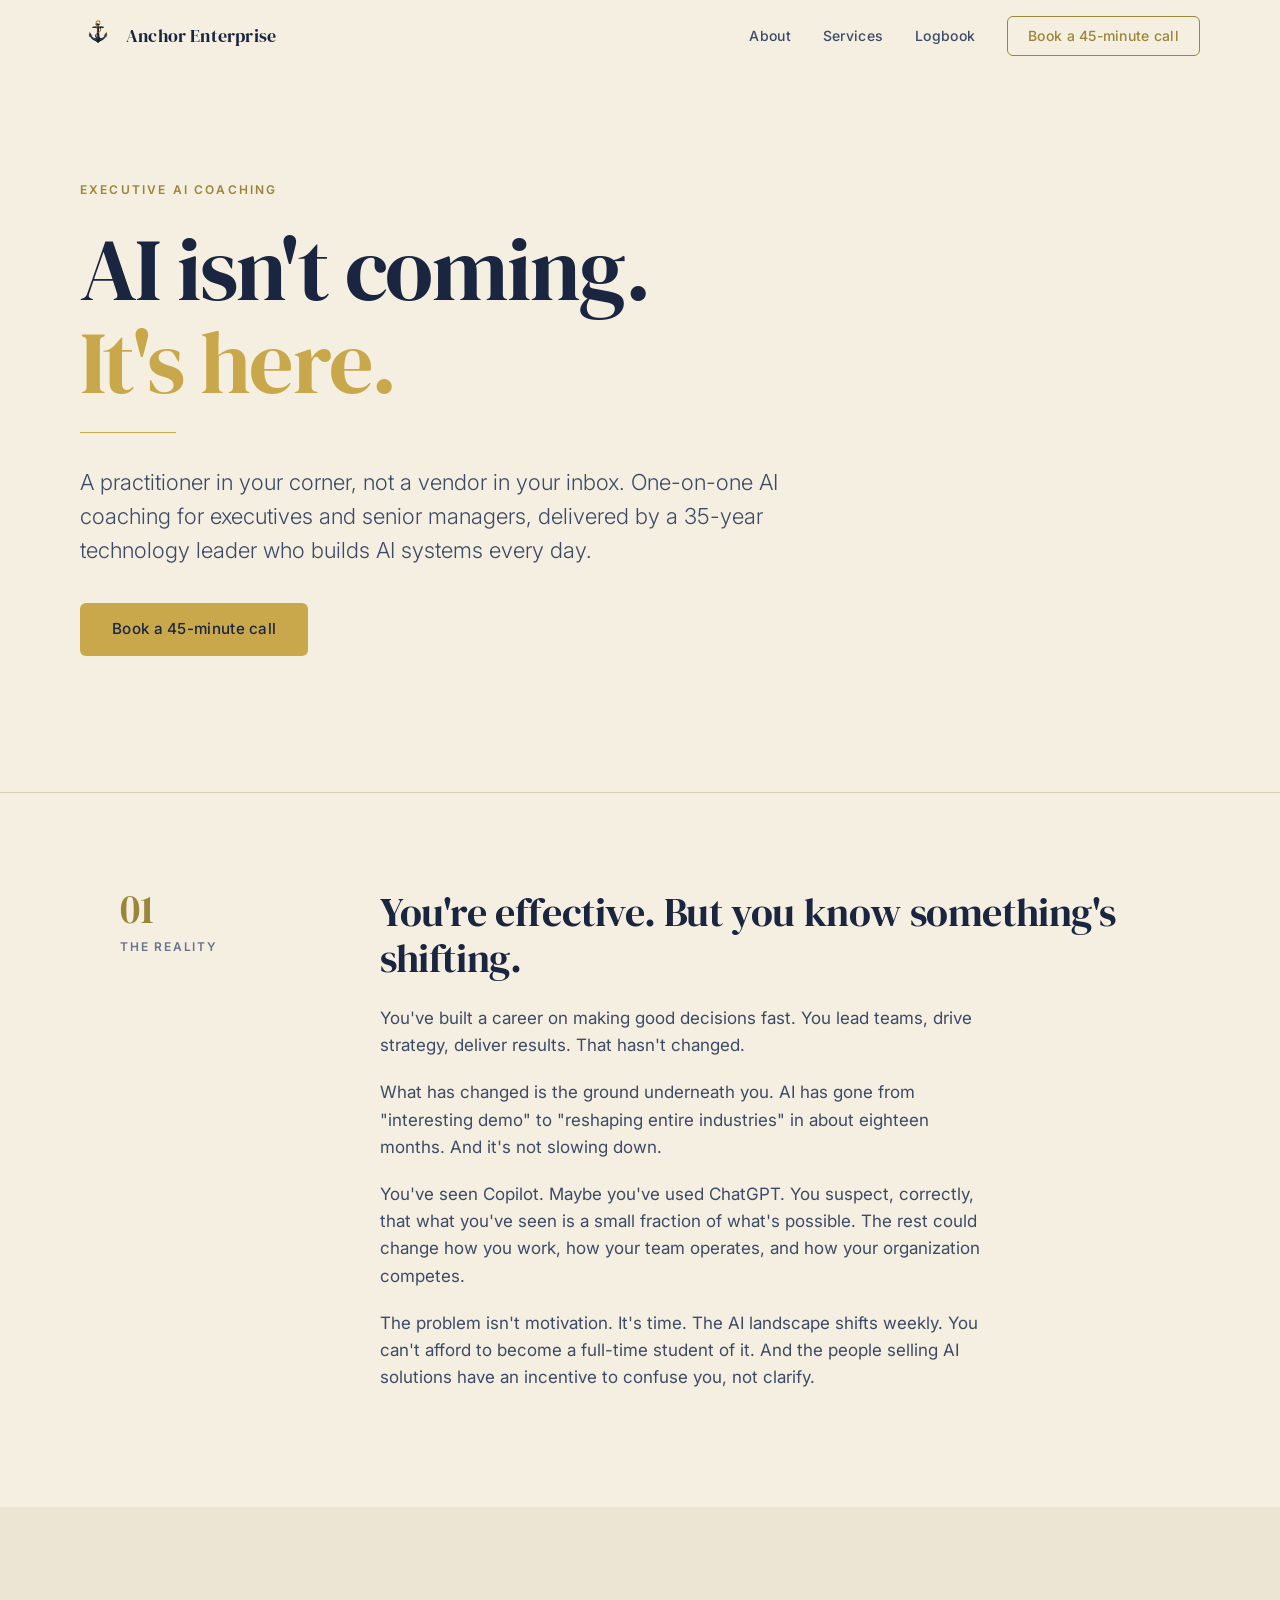
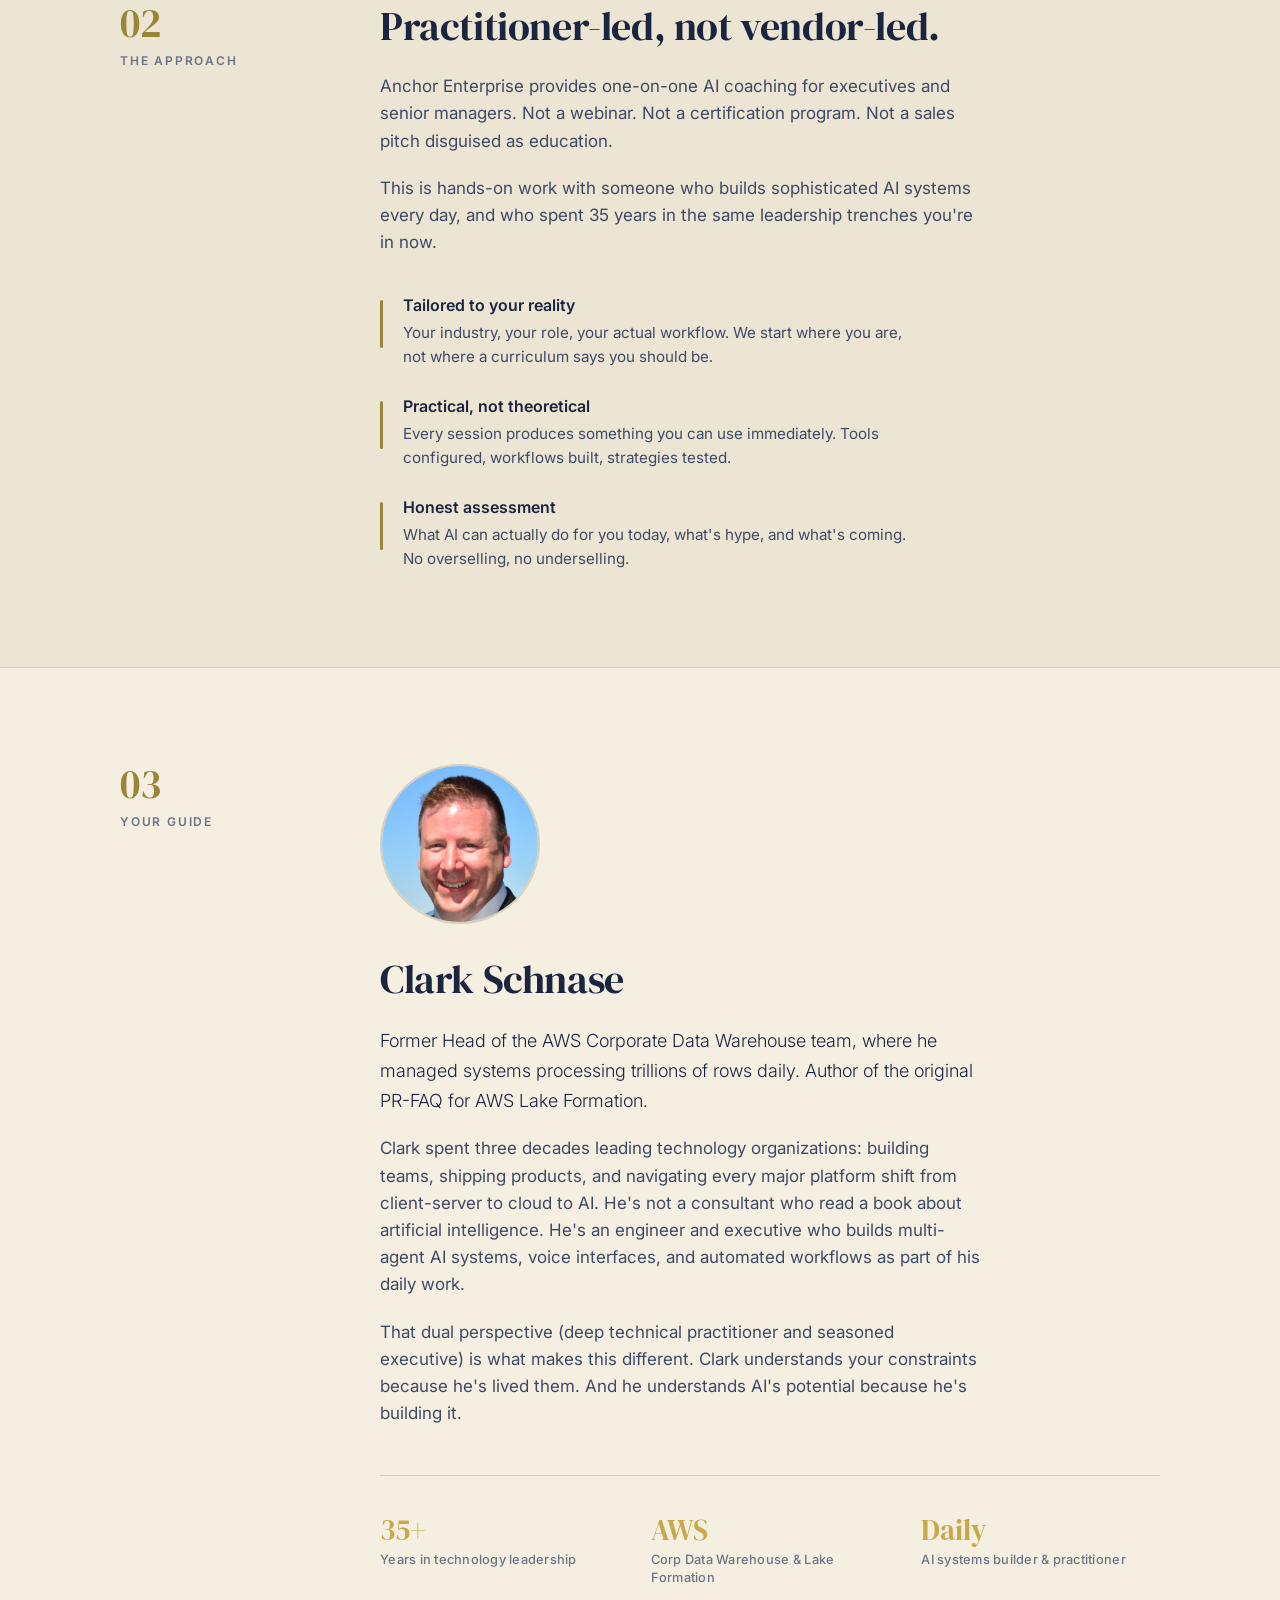
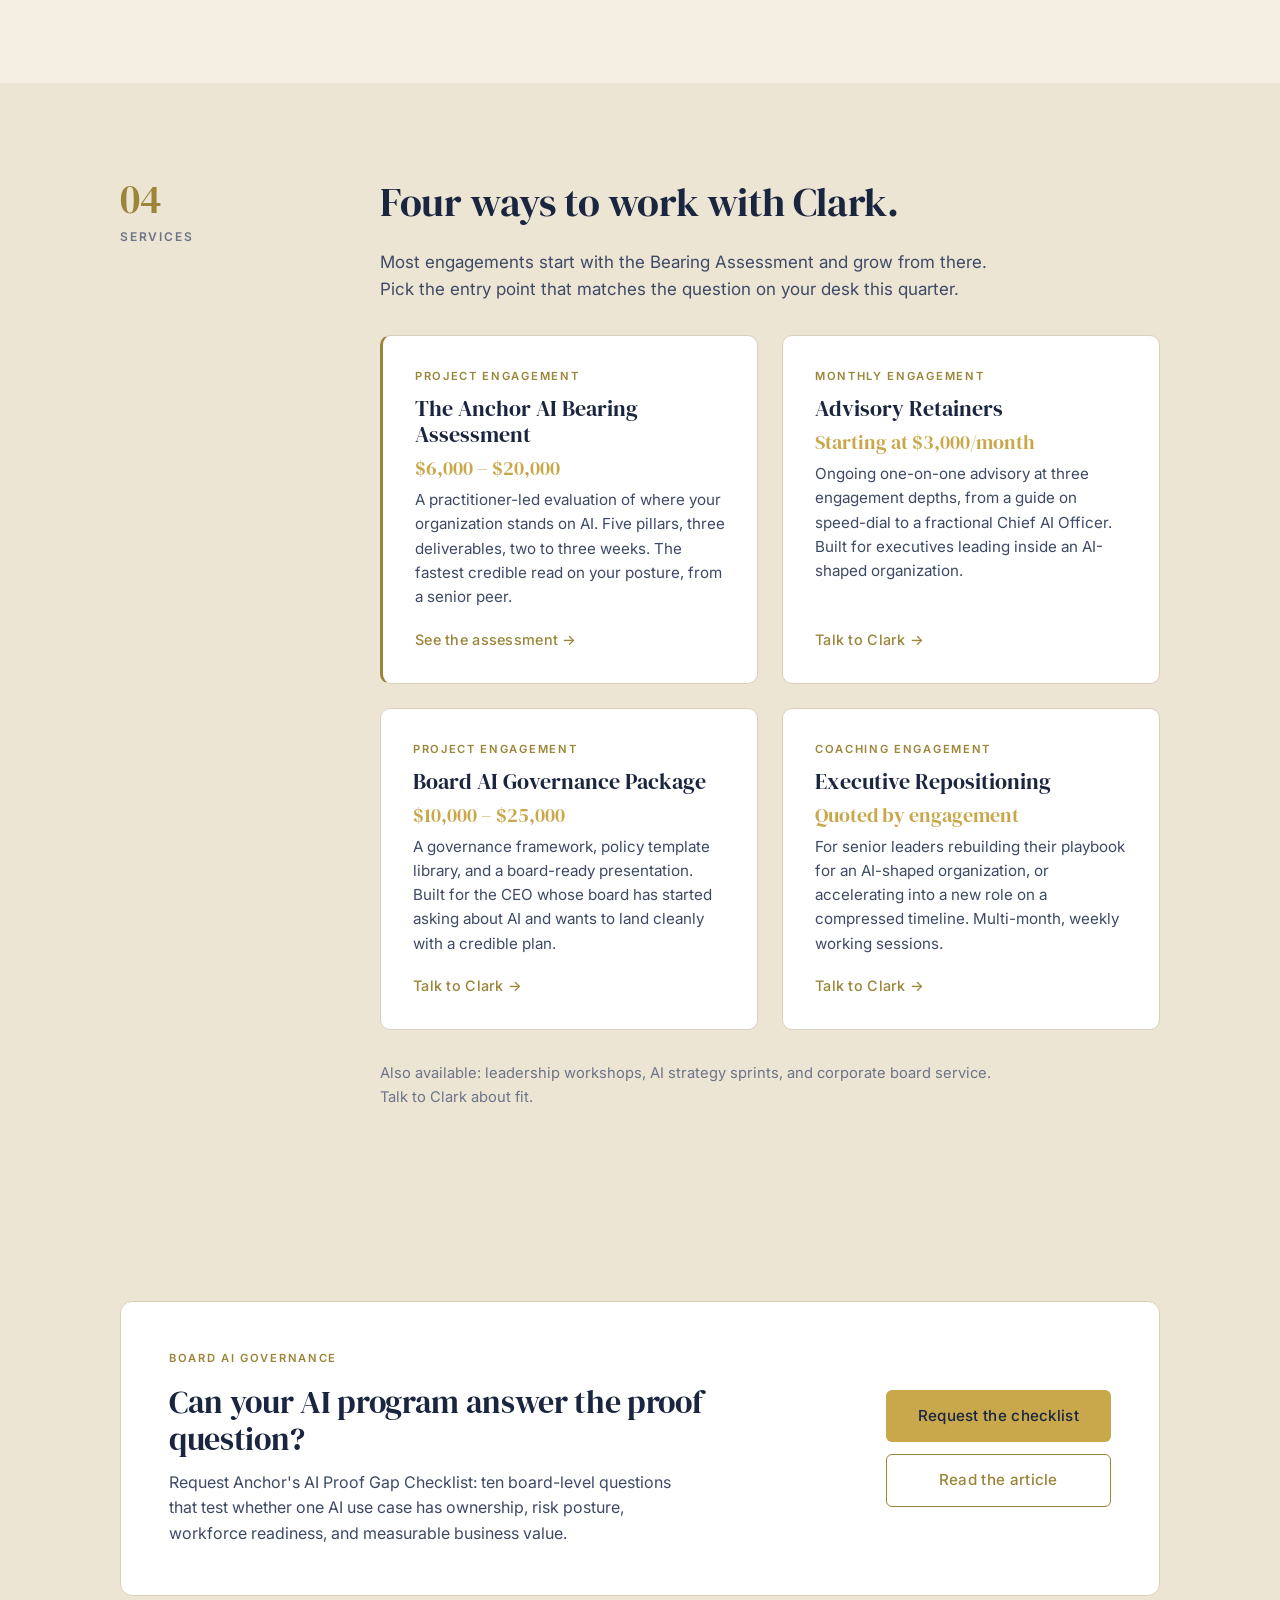
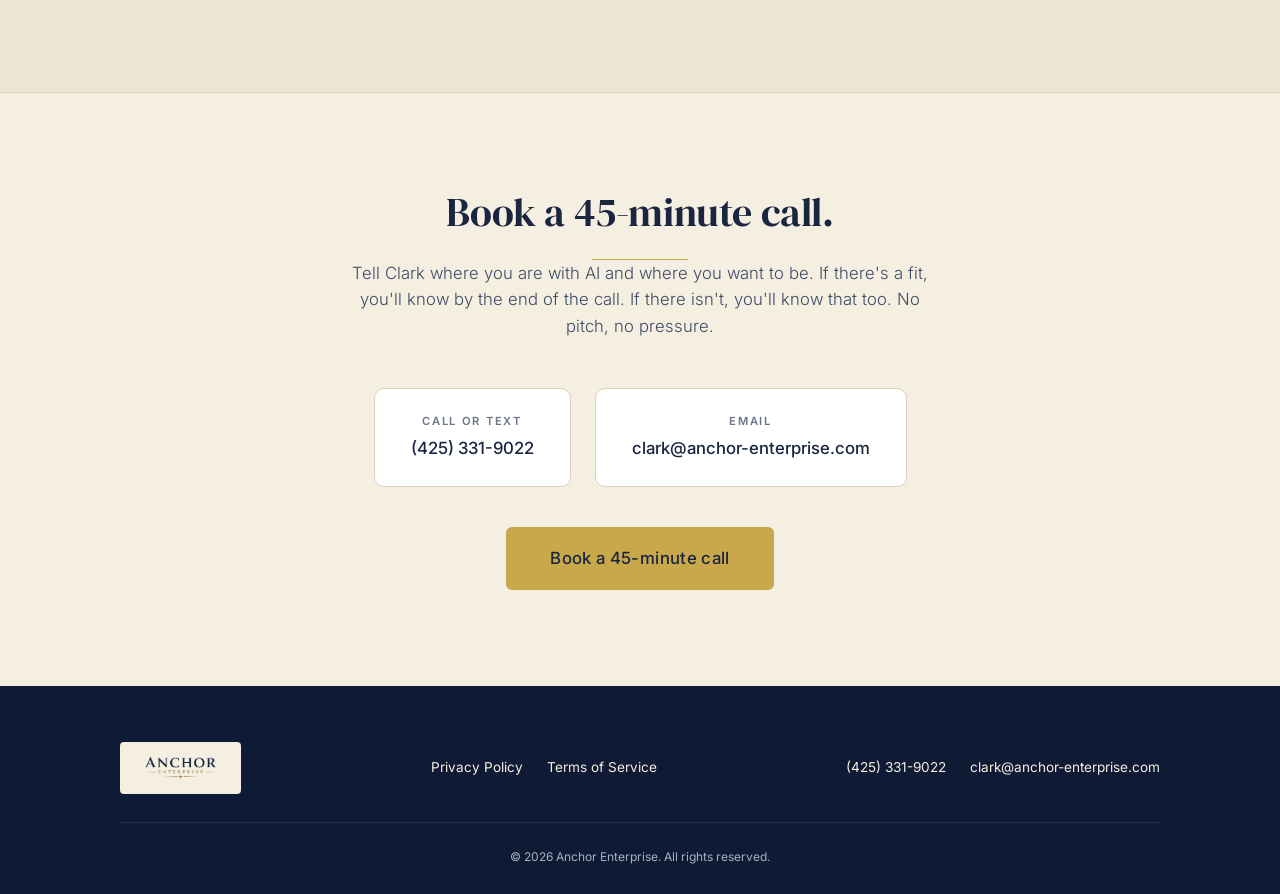
<file: index.html>
<!DOCTYPE html>
<html lang="en">
<head>
    <meta charset="UTF-8">
    <meta name="viewport" content="width=device-width, initial-scale=1.0">
    <title>Anchor Enterprise — Executive AI Coaching</title>
    <meta name="description" content="One-on-one AI coaching for executives and senior managers. Delivered by a 35-year technology leader who builds AI systems every day.">
    <meta name="keywords" content="executive AI coaching, AI advisory, leadership AI training, Clark Schnase, AI strategy">
    <meta property="og:title" content="Anchor Enterprise — Executive AI Coaching">
    <meta property="og:description" content="A practitioner in your corner, not a vendor in your inbox. One-on-one AI coaching for executives.">
    <meta property="og:type" content="website">
    <meta property="og:url" content="https://anchor-enterprise.com">
    <link rel="canonical" href="https://anchor-enterprise.com">
    <link rel="icon" type="image/png" href="assets/anchor-mark.png">
    <link rel="apple-touch-icon" href="assets/anchor-mark.png">
    <link rel="preconnect" href="https://fonts.googleapis.com">
    <link rel="preconnect" href="https://fonts.gstatic.com" crossorigin>
    <link href="https://fonts.googleapis.com/css2?family=DM+Serif+Display&family=Inter:wght@300;400;500;600&display=swap" rel="stylesheet">
    <link rel="stylesheet" href="styles.css">
    <!-- Google tag (gtag.js) -->
    <script async src="https://www.googletagmanager.com/gtag/js?id=G-DP552GE7VP"></script>
    <script>
      window.dataLayer = window.dataLayer || [];
      function gtag(){dataLayer.push(arguments);}
      gtag('js', new Date());
      gtag('config', 'G-DP552GE7VP');
    </script>
</head>
<body>
    <!-- Navigation -->
    <nav class="nav" id="nav">
        <div class="nav-inner">
            <a href="index.html" class="nav-logo" aria-label="Anchor Enterprise home">
                <img src="assets/anchor-mark.png" alt="" class="nav-logo-mark">
                <span class="nav-logo-text">Anchor Enterprise</span>
            </a>
            <div class="nav-links">
                <a href="#about">About</a>
                <a href="#services">Services</a>
                <a href="logbook.html">Logbook</a>
                <a href="https://calendar.app.google/hUtfPcRYZ8Zdm6JH6" target="_blank" rel="noopener" class="nav-cta">Book a 45-minute call</a>
            </div>
            <button class="mobile-toggle" id="mobile-toggle" aria-label="Menu">
                <span></span>
                <span></span>
            </button>
        </div>
    </nav>

    <!-- Mobile Menu -->
    <div class="mobile-menu" id="mobile-menu">
        <a href="#about">About</a>
        <a href="#services">Services</a>
        <a href="logbook.html">Logbook</a>
        <a href="https://calendar.app.google/hUtfPcRYZ8Zdm6JH6" target="_blank" rel="noopener" class="nav-cta">Book a 45-minute call</a>
    </div>

    <!-- Hero -->
    <header class="hero">
        <div class="hero-content">
            <div class="hero-eyebrow reveal">Executive AI Coaching</div>
            <h1 class="hero-title reveal">AI isn't coming.<br><span class="highlight">It's here.</span></h1>
            <hr class="rule reveal">
            <p class="hero-sub reveal">A practitioner in your corner, not a vendor in your inbox. One-on-one AI coaching for executives and senior managers, delivered by a 35-year technology leader who builds AI systems every day.</p>
            <div class="hero-cta reveal">
                <a href="https://calendar.app.google/hUtfPcRYZ8Zdm6JH6" target="_blank" rel="noopener" class="btn btn-primary" data-track-event="book_call_click" data-track-prop-cta="hero">Book a 45-minute call</a>
            </div>
        </div>
    </header>

    <!-- Problem -->
    <section class="section section-problem" id="problem">
        <div class="container">
            <div class="split">
                <div class="split-label reveal">
                    <span class="section-number">01</span>
                    <span class="section-label">The Reality</span>
                </div>
                <div class="split-content">
                    <h2 class="section-title reveal">You're effective. But you know something's shifting.</h2>
                    <div class="prose reveal">
                        <p>You've built a career on making good decisions fast. You lead teams, drive strategy, deliver results. That hasn't changed.</p>
                        <p>What has changed is the ground underneath you. AI has gone from "interesting demo" to "reshaping entire industries" in about eighteen months. And it's not slowing down.</p>
                        <p>You've seen Copilot. Maybe you've used ChatGPT. You suspect, correctly, that what you've seen is a small fraction of what's possible. The rest could change how you work, how your team operates, and how your organization competes.</p>
                        <p>The problem isn't motivation. It's time. The AI landscape shifts weekly. You can't afford to become a full-time student of it. And the people selling AI solutions have an incentive to confuse you, not clarify.</p>
                    </div>
                </div>
            </div>
        </div>
    </section>

    <!-- Solution -->
    <section class="section section-solution">
        <div class="container">
            <div class="split">
                <div class="split-label reveal">
                    <span class="section-number">02</span>
                    <span class="section-label">The Approach</span>
                </div>
                <div class="split-content">
                    <h2 class="section-title reveal">Practitioner-led, not vendor-led.</h2>
                    <div class="prose reveal">
                        <p>Anchor Enterprise provides one-on-one AI coaching for executives and senior managers. Not a webinar. Not a certification program. Not a sales pitch disguised as education.</p>
                        <p>This is hands-on work with someone who builds sophisticated AI systems every day, and who spent 35 years in the same leadership trenches you're in now.</p>
                    </div>
                    <div class="features reveal">
                        <div class="feature">
                            <div class="feature-marker"></div>
                            <div>
                                <h3>Tailored to your reality</h3>
                                <p>Your industry, your role, your actual workflow. We start where you are, not where a curriculum says you should be.</p>
                            </div>
                        </div>
                        <div class="feature">
                            <div class="feature-marker"></div>
                            <div>
                                <h3>Practical, not theoretical</h3>
                                <p>Every session produces something you can use immediately. Tools configured, workflows built, strategies tested.</p>
                            </div>
                        </div>
                        <div class="feature">
                            <div class="feature-marker"></div>
                            <div>
                                <h3>Honest assessment</h3>
                                <p>What AI can actually do for you today, what's hype, and what's coming. No overselling, no underselling.</p>
                            </div>
                        </div>
                    </div>
                </div>
            </div>
        </div>
    </section>

    <!-- About -->
    <section class="section section-about" id="about">
        <div class="container">
            <div class="split">
                <div class="split-label reveal">
                    <span class="section-number">03</span>
                    <span class="section-label">Your Guide</span>
                </div>
                <div class="split-content">
                    <div class="about-photo reveal">
                        <img src="assets/clark-headshot.jpg" alt="Clark Schnase" class="headshot">
                    </div>
                    <h2 class="section-title reveal">Clark Schnase</h2>
                    <div class="prose reveal">
                        <p class="lead">Former Head of the AWS Corporate Data Warehouse team, where he managed systems processing trillions of rows daily. Author of the original PR-FAQ for AWS Lake Formation.</p>
                        <p>Clark spent three decades leading technology organizations: building teams, shipping products, and navigating every major platform shift from client-server to cloud to AI. He's not a consultant who read a book about artificial intelligence. He's an engineer and executive who builds multi-agent AI systems, voice interfaces, and automated workflows as part of his daily work.</p>
                        <p>That dual perspective (deep technical practitioner and seasoned executive) is what makes this different. Clark understands your constraints because he's lived them. And he understands AI's potential because he's building it.</p>
                    </div>
                    <div class="credentials reveal">
                        <div class="credential">
                            <span class="credential-number">35+</span>
                            <span class="credential-label">Years in technology leadership</span>
                        </div>
                        <div class="credential">
                            <span class="credential-number">AWS</span>
                            <span class="credential-label">Corp Data Warehouse &amp; Lake Formation</span>
                        </div>
                        <div class="credential">
                            <span class="credential-number">Daily</span>
                            <span class="credential-label">AI systems builder &amp; practitioner</span>
                        </div>
                    </div>
                </div>
            </div>
        </div>
    </section>

    <!-- Services -->
    <section class="section section-services" id="services">
        <div class="container">
            <div class="split">
                <div class="split-label reveal">
                    <span class="section-number">04</span>
                    <span class="section-label">Services</span>
                </div>
                <div class="split-content">
                    <h2 class="section-title reveal">Four ways to work with Clark.</h2>
                    <p class="section-lead reveal">Most engagements start with the Bearing Assessment and grow from there. Pick the entry point that matches the question on your desk this quarter.</p>
                    <div class="services-grid reveal">
                        <a class="service-card service-card--featured" href="bearing-assessment.html">
                            <span class="service-eyebrow">Project engagement</span>
                            <h3>The Anchor AI Bearing Assessment</h3>
                            <span class="service-price">$6,000 &ndash; $20,000</span>
                            <p>A practitioner-led evaluation of where your organization stands on AI. Five pillars, three deliverables, two to three weeks. The fastest credible read on your posture, from a senior peer.</p>
                            <span class="service-link">See the assessment <span aria-hidden="true">&rarr;</span></span>
                        </a>
                        <a class="service-card" href="#contact">
                            <span class="service-eyebrow">Monthly engagement</span>
                            <h3>Advisory Retainers</h3>
                            <span class="service-price">Starting at $3,000/month</span>
                            <p>Ongoing one-on-one advisory at three engagement depths, from a guide on speed-dial to a fractional Chief AI Officer. Built for executives leading inside an AI-shaped organization.</p>
                            <span class="service-link">Talk to Clark <span aria-hidden="true">&rarr;</span></span>
                        </a>
                        <a class="service-card" href="#contact">
                            <span class="service-eyebrow">Project engagement</span>
                            <h3>Board AI Governance Package</h3>
                            <span class="service-price">$10,000 &ndash; $25,000</span>
                            <p>A governance framework, policy template library, and a board-ready presentation. Built for the CEO whose board has started asking about AI and wants to land cleanly with a credible plan.</p>
                            <span class="service-link">Talk to Clark <span aria-hidden="true">&rarr;</span></span>
                        </a>
                        <a class="service-card" href="#contact">
                            <span class="service-eyebrow">Coaching engagement</span>
                            <h3>Executive Repositioning</h3>
                            <span class="service-price">Quoted by engagement</span>
                            <p>For senior leaders rebuilding their playbook for an AI-shaped organization, or accelerating into a new role on a compressed timeline. Multi-month, weekly working sessions.</p>
                            <span class="service-link">Talk to Clark <span aria-hidden="true">&rarr;</span></span>
                        </a>
                    </div>
                    <p class="services-footnote reveal">Also available: leadership workshops, AI strategy sprints, and corporate board service. Talk to Clark about fit.</p>
                </div>
            </div>
        </div>
    </section>


    <!-- Lead Magnet -->
    <section class="section section-logbook-cta" id="proof-gap-checklist">
        <div class="container">
            <div class="logbook-cta reveal">
                <div>
                    <span class="logbook-cta-eyebrow">Board AI governance</span>
                    <h2 class="section-title">Can your AI program answer the proof question?</h2>
                    <p>Request Anchor's AI Proof Gap Checklist: ten board-level questions that test whether one AI use case has ownership, risk posture, workforce readiness, and measurable business value.</p>
                </div>
                <div class="logbook-cta-actions">
                    <a href="ai-proof-gap-checklist.html?utm_source=anchor_site&utm_medium=homepage_cta&utm_campaign=article-03-ai-proof-gap&utm_content=proof-gap-checklist" class="btn btn-primary" data-track-event="lead_magnet_click" data-track-prop-form="ai-proof-gap-checklist" data-track-prop-campaign="article-03-ai-proof-gap">Request the checklist</a>
                    <a href="logbook/ai-proof-gap.html" class="btn btn-outline" data-track-event="service_click" data-track-prop-cta="homepage_proof_gap_article">Read the article</a>
                </div>
            </div>
        </div>
    </section>

    <!-- Contact -->
    <section class="section section-contact" id="contact">
        <div class="container">
            <div class="contact-block reveal">
                <div class="contact-header">
                    <h2 class="section-title">Book a 45-minute call.</h2>
                    <hr class="rule">
                    <p class="contact-sub">Tell Clark where you are with AI and where you want to be. If there's a fit, you'll know by the end of the call. If there isn't, you'll know that too. No pitch, no pressure.</p>
                </div>
                <div class="contact-methods">
                    <a href="tel:+14253319022" class="contact-method">
                        <span class="contact-label">Call or text</span>
                        <span class="contact-value">(425) 331-9022</span>
                    </a>
                    <a href="mailto:clark@anchor-enterprise.com" class="contact-method">
                        <span class="contact-label">Email</span>
                        <span class="contact-value">clark@anchor-enterprise.com</span>
                    </a>
                </div>
                <div class="contact-cta">
                    <a href="https://calendar.app.google/hUtfPcRYZ8Zdm6JH6" target="_blank" rel="noopener" class="btn btn-primary btn-large" data-track-event="book_call_click" data-track-prop-cta="contact">Book a 45-minute call</a>
                </div>
            </div>
        </div>
    </section>

    <!-- Footer -->
    <footer class="footer">
        <div class="container">
            <div class="footer-inner">
                <div class="footer-brand">
                    <img src="assets/anchor-wordmark-tight.png" alt="Anchor Enterprise">
                </div>
                <div class="footer-links">
                    <a href="privacy.html">Privacy Policy</a>
                    <a href="terms.html">Terms of Service</a>
                </div>
                <div class="footer-contact">
                    <a href="tel:+14253319022">(425) 331-9022</a>
                    <a href="mailto:clark@anchor-enterprise.com">clark@anchor-enterprise.com</a>
                </div>
            </div>
            <div class="footer-bottom">
                <p>&copy; 2026 Anchor Enterprise. All rights reserved.</p>
            </div>
        </div>
    </footer>

    <script src="main.js"></script>
</body>
</html>
</file>
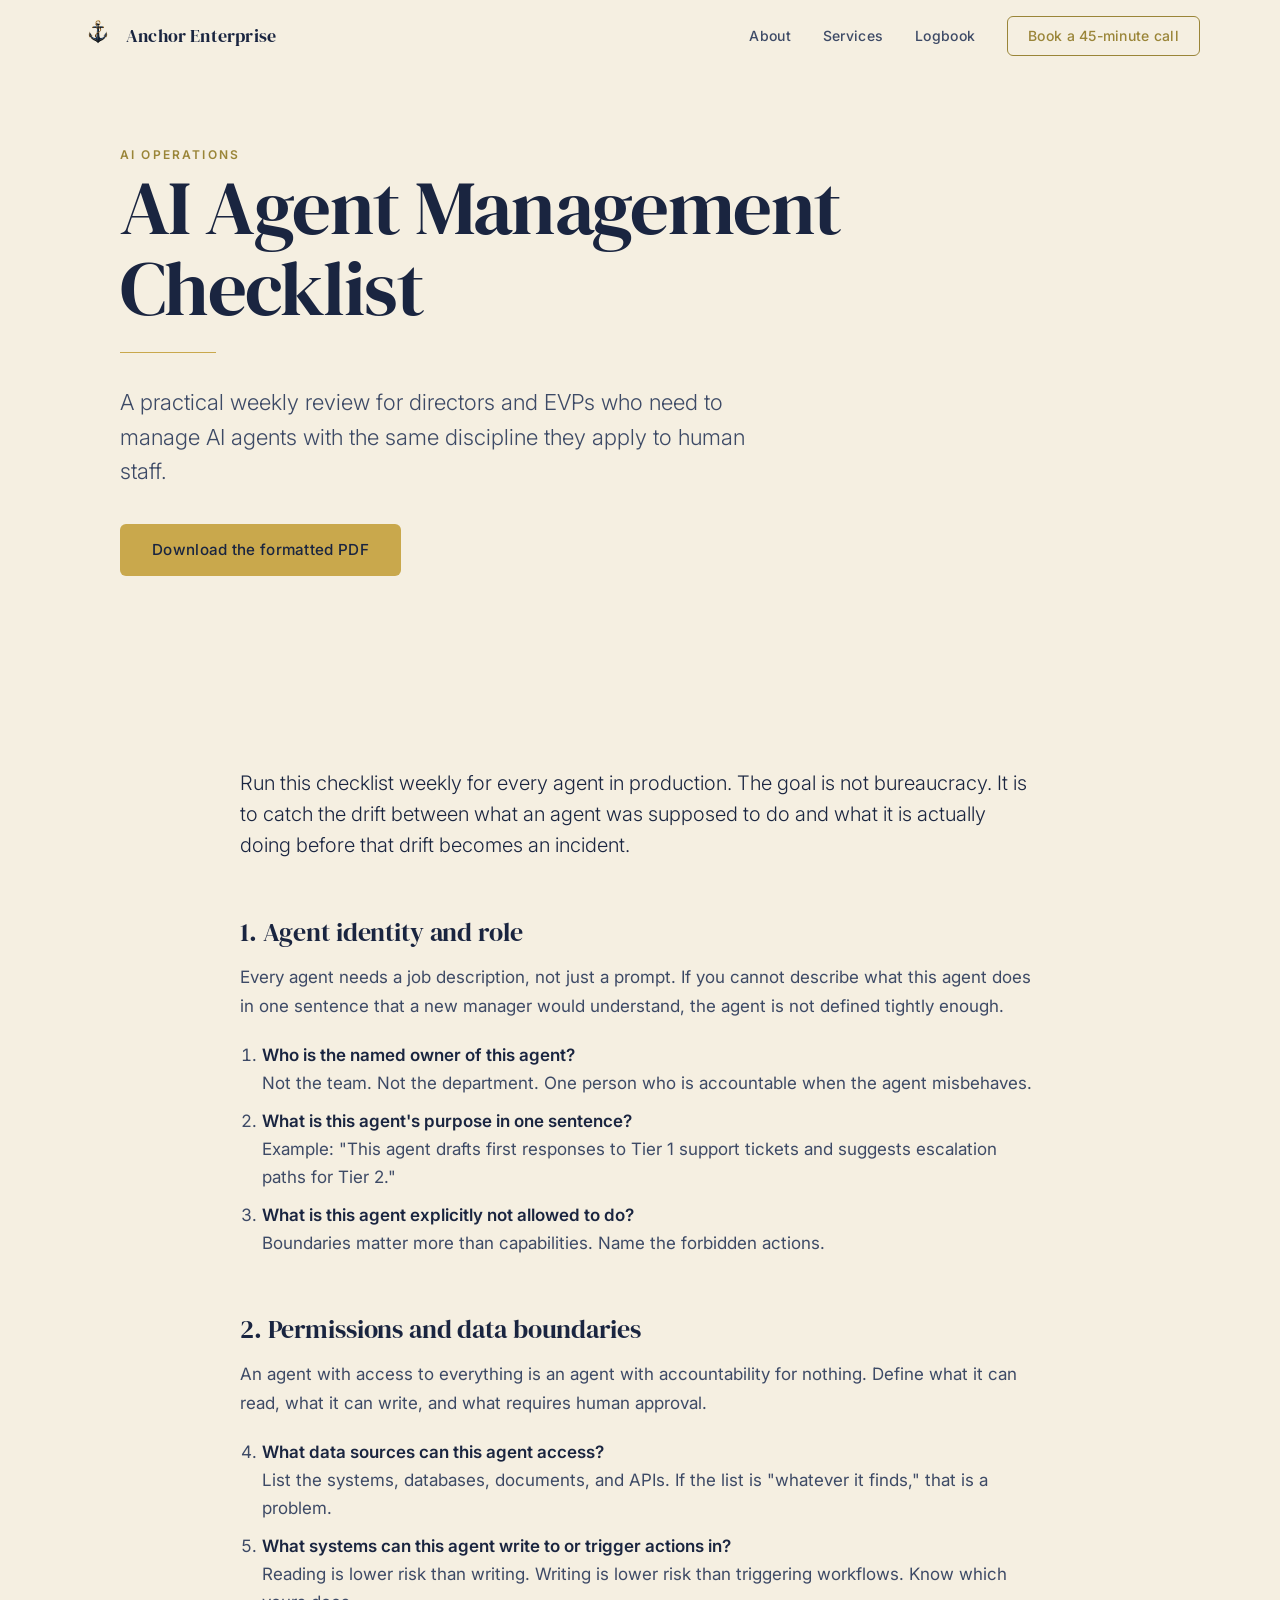
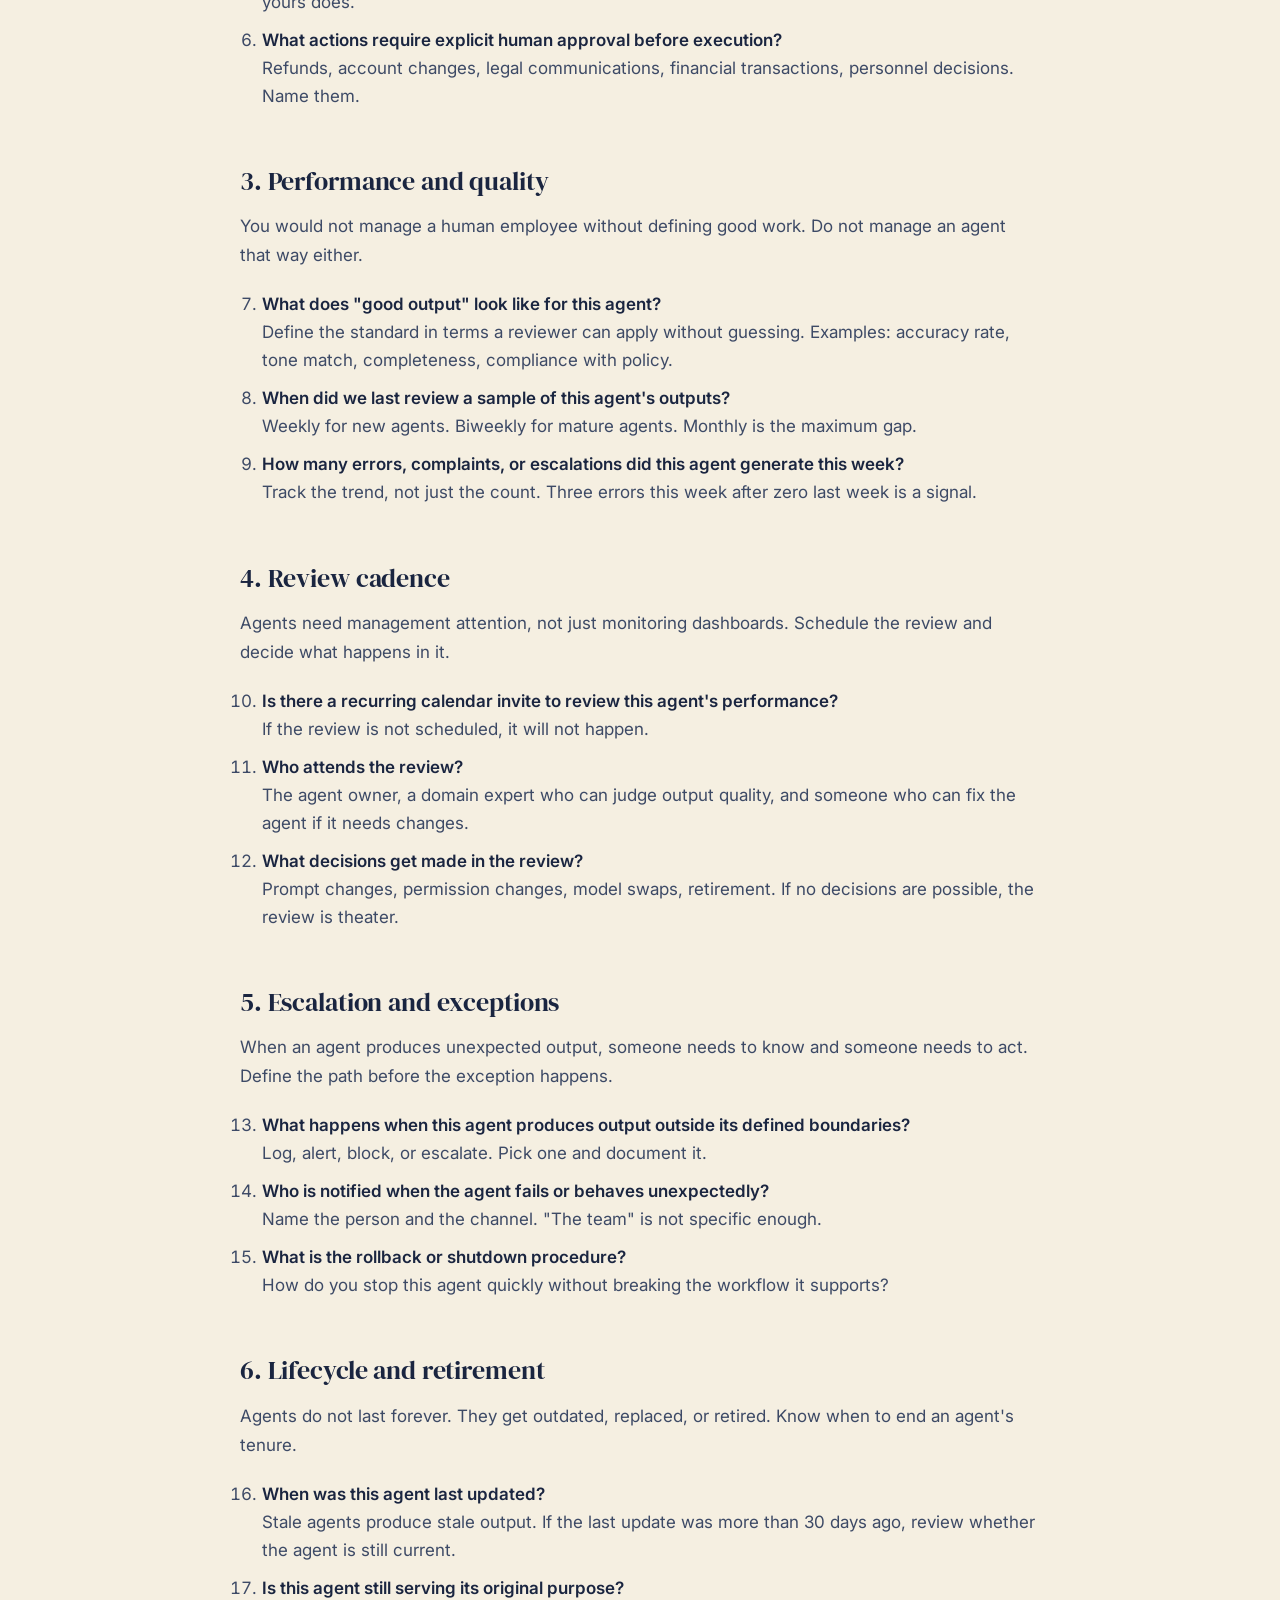
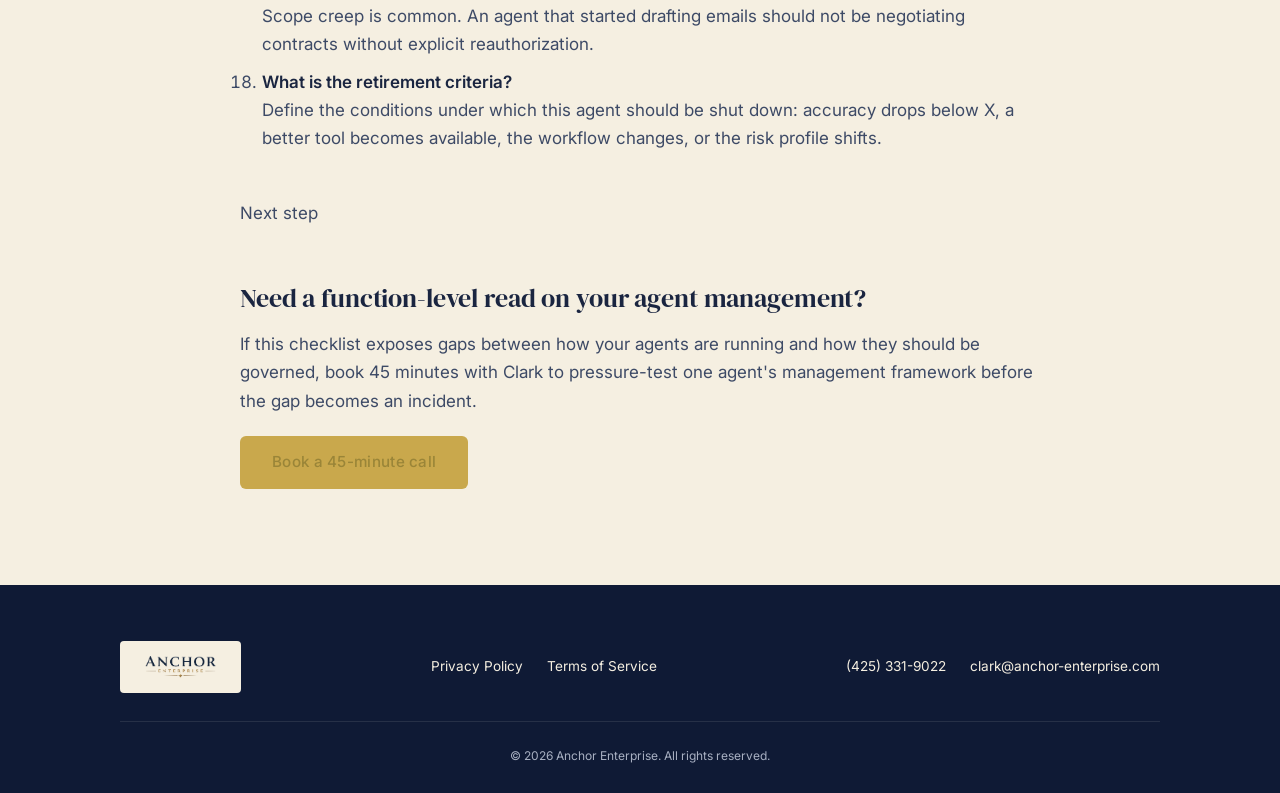
<file: ai-agent-management-checklist-download.html>
<!DOCTYPE html>
<html lang="en">
<head>
    <meta charset="UTF-8">
    <meta name="viewport" content="width=device-width, initial-scale=1.0">
    <title>AI Agent Management Checklist | Anchor Enterprise</title>
    <meta name="description" content="A practical weekly review for managing AI agents with workforce discipline: identity, boundaries, performance, escalation, and retirement.">
    <meta name="robots" content="noindex, nofollow">
    <link rel="icon" type="image/png" href="assets/anchor-mark.png">
    <link rel="apple-touch-icon" href="assets/anchor-mark.png">
    <link rel="preconnect" href="https://fonts.googleapis.com">
    <link rel="preconnect" href="https://fonts.gstatic.com" crossorigin>
    <link href="https://fonts.googleapis.com/css2?family=DM+Serif+Display&family=Inter:wght@300;400;500;600&display=swap" rel="stylesheet">
    <link rel="stylesheet" href="styles.css">
    <!-- Google tag (gtag.js) -->
    <script async src="https://www.googletagmanager.com/gtag/js?id=G-DP552GE7VP"></script>
    <script>
      window.dataLayer = window.dataLayer || [];
      function gtag(){dataLayer.push(arguments);}
      gtag('js', new Date());
      gtag('config', 'G-DP552GE7VP');
    </script>
</head>
<body>
    <nav class="nav scrolled" id="nav">
        <div class="nav-inner">
            <a href="index.html" class="nav-logo" aria-label="Anchor Enterprise home">
                <img src="assets/anchor-mark.png" alt="" class="nav-logo-mark">
                <span class="nav-logo-text">Anchor Enterprise</span>
            </a>
            <div class="nav-links">
                <a href="index.html#about">About</a>
                <a href="index.html#services">Services</a>
                <a href="logbook.html">Logbook</a>
                <a href="https://calendar.app.google/hUtfPcRYZ8Zdm6JH6" target="_blank" rel="noopener" class="nav-cta" data-track-event="book_call_click" data-track-prop-cta="nav">Book a 45-minute call</a>
            </div>
        </div>
    </nav>

    <main class="lead-magnet-page">
        <section class="section lead-magnet-hero">
            <div class="container">
                <div class="lead-magnet-copy reveal visible" style="max-width: 880px;">
                    <span class="hero-eyebrow">AI Operations</span>
                    <h1 class="hero-title">AI Agent Management Checklist</h1>
                    <hr class="rule">
                    <p class="hero-sub">A practical weekly review for directors and EVPs who need to manage AI agents with the same discipline they apply to human staff.</p>
                    <p><a href="assets/ai-agent-management-checklist.pdf" class="btn btn-primary" data-track-event="checklist_pdf_click" data-track-prop-form="ai-agent-management-checklist">Download the formatted PDF</a></p>
                </div>
            </div>
        </section>

        <section class="section">
            <div class="container article-body" style="max-width: 880px;">
                <p class="lead">Run this checklist weekly for every agent in production. The goal is not bureaucracy. It is to catch the drift between what an agent was supposed to do and what it is actually doing before that drift becomes an incident.</p>

                <h2>1. Agent identity and role</h2>
                <p>Every agent needs a job description, not just a prompt. If you cannot describe what this agent does in one sentence that a new manager would understand, the agent is not defined tightly enough.</p>
                <ol>
                    <li><strong>Who is the named owner of this agent?</strong><br>Not the team. Not the department. One person who is accountable when the agent misbehaves.</li>
                    <li><strong>What is this agent's purpose in one sentence?</strong><br>Example: "This agent drafts first responses to Tier 1 support tickets and suggests escalation paths for Tier 2."</li>
                    <li><strong>What is this agent explicitly not allowed to do?</strong><br>Boundaries matter more than capabilities. Name the forbidden actions.</li>
                </ol>

                <h2>2. Permissions and data boundaries</h2>
                <p>An agent with access to everything is an agent with accountability for nothing. Define what it can read, what it can write, and what requires human approval.</p>
                <ol start="4">
                    <li><strong>What data sources can this agent access?</strong><br>List the systems, databases, documents, and APIs. If the list is "whatever it finds," that is a problem.</li>
                    <li><strong>What systems can this agent write to or trigger actions in?</strong><br>Reading is lower risk than writing. Writing is lower risk than triggering workflows. Know which yours does.</li>
                    <li><strong>What actions require explicit human approval before execution?</strong><br>Refunds, account changes, legal communications, financial transactions, personnel decisions. Name them.</li>
                </ol>

                <h2>3. Performance and quality</h2>
                <p>You would not manage a human employee without defining good work. Do not manage an agent that way either.</p>
                <ol start="7">
                    <li><strong>What does "good output" look like for this agent?</strong><br>Define the standard in terms a reviewer can apply without guessing. Examples: accuracy rate, tone match, completeness, compliance with policy.</li>
                    <li><strong>When did we last review a sample of this agent's outputs?</strong><br>Weekly for new agents. Biweekly for mature agents. Monthly is the maximum gap.</li>
                    <li><strong>How many errors, complaints, or escalations did this agent generate this week?</strong><br>Track the trend, not just the count. Three errors this week after zero last week is a signal.</li>
                </ol>

                <h2>4. Review cadence</h2>
                <p>Agents need management attention, not just monitoring dashboards. Schedule the review and decide what happens in it.</p>
                <ol start="10">
                    <li><strong>Is there a recurring calendar invite to review this agent's performance?</strong><br>If the review is not scheduled, it will not happen.</li>
                    <li><strong>Who attends the review?</strong><br>The agent owner, a domain expert who can judge output quality, and someone who can fix the agent if it needs changes.</li>
                    <li><strong>What decisions get made in the review?</strong><br>Prompt changes, permission changes, model swaps, retirement. If no decisions are possible, the review is theater.</li>
                </ol>

                <h2>5. Escalation and exceptions</h2>
                <p>When an agent produces unexpected output, someone needs to know and someone needs to act. Define the path before the exception happens.</p>
                <ol start="13">
                    <li><strong>What happens when this agent produces output outside its defined boundaries?</strong><br>Log, alert, block, or escalate. Pick one and document it.</li>
                    <li><strong>Who is notified when the agent fails or behaves unexpectedly?</strong><br>Name the person and the channel. "The team" is not specific enough.</li>
                    <li><strong>What is the rollback or shutdown procedure?</strong><br>How do you stop this agent quickly without breaking the workflow it supports?</li>
                </ol>

                <h2>6. Lifecycle and retirement</h2>
                <p>Agents do not last forever. They get outdated, replaced, or retired. Know when to end an agent's tenure.</p>
                <ol start="16">
                    <li><strong>When was this agent last updated?</strong><br>Stale agents produce stale output. If the last update was more than 30 days ago, review whether the agent is still current.</li>
                    <li><strong>Is this agent still serving its original purpose?</strong><br>Scope creep is common. An agent that started drafting emails should not be negotiating contracts without explicit reauthorization.</li>
                    <li><strong>What is the retirement criteria?</strong><br>Define the conditions under which this agent should be shut down: accuracy drops below X, a better tool becomes available, the workflow changes, or the risk profile shifts.</li>
                </ol>

                <div class="cta-section" style="margin-top: 3rem;">
                    <span class="cta-eyebrow">Next step</span>
                    <h2>Need a function-level read on your agent management?</h2>
                    <p>If this checklist exposes gaps between how your agents are running and how they should be governed, book 45 minutes with Clark to pressure-test one agent's management framework before the gap becomes an incident.</p>
                    <a href="https://calendar.app.google/hUtfPcRYZ8Zdm6JH6" target="_blank" rel="noopener" class="btn btn-primary" data-track-event="book_call_click" data-track-prop-cta="checklist_download">Book a 45-minute call</a>
                </div>
            </div>
        </section>
    </main>

    <footer class="footer">
        <div class="container">
            <div class="footer-inner">
                <div class="footer-brand">
                    <img src="assets/anchor-wordmark-tight.png" alt="Anchor Enterprise">
                </div>
                <div class="footer-links">
                    <a href="privacy.html">Privacy Policy</a>
                    <a href="terms.html">Terms of Service</a>
                </div>
                <div class="footer-contact">
                    <a href="tel:+142****9022" data-track-event="phone_click" data-track-prop-cta="footer">(425) 331-9022</a>
                    <a href="mailto:clark@anchor-enterprise.com" data-track-event="email_click" data-track-prop-cta="footer">clark@anchor-enterprise.com</a>
                </div>
            </div>
            <div class="footer-bottom">
                <p>&copy; 2026 Anchor Enterprise. All rights reserved.</p>
            </div>
        </div>
    </footer>

    <script src="main.js"></script>
</body>
</html>
</file>
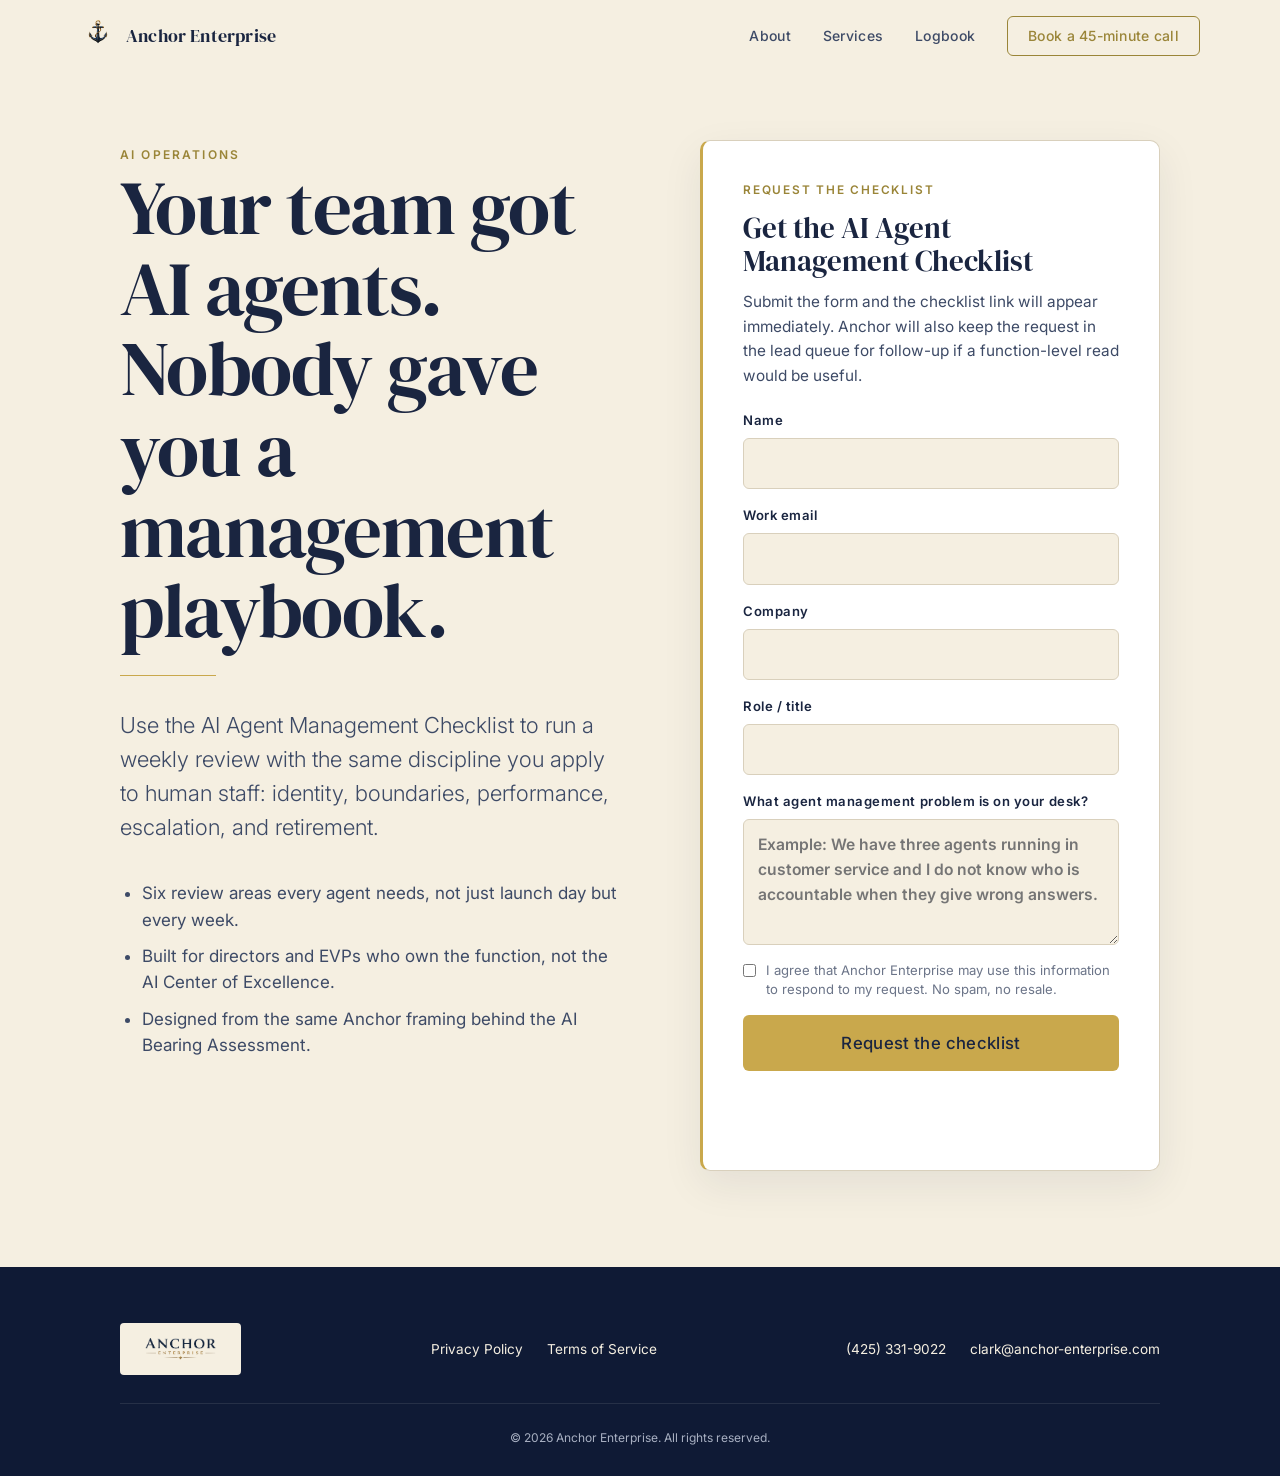
<file: ai-agent-management-checklist.html>
<!DOCTYPE html>
<html lang="en">
<head>
    <meta charset="UTF-8">
    <meta name="viewport" content="width=device-width, initial-scale=1.0">
    <title>AI Agent Management Checklist | Anchor Enterprise</title>
    <meta name="description" content="Request Anchor's AI Agent Management Checklist: a practical weekly review for directors and EVPs who need to manage AI agents with the same discipline they apply to human staff.">
    <meta property="og:title" content="AI Agent Management Checklist | Anchor Enterprise">
    <meta property="og:description" content="A practical weekly review for managing AI agents with workforce discipline.">
    <meta property="og:type" content="website">
    <meta property="og:url" content="https://anchor-enterprise.com/ai-agent-management-checklist.html">
    <link rel="canonical" href="https://anchor-enterprise.com/ai-agent-management-checklist.html">
    <link rel="icon" type="image/png" href="assets/anchor-mark.png">
    <link rel="apple-touch-icon" href="assets/anchor-mark.png">
    <link rel="preconnect" href="https://fonts.googleapis.com">
    <link rel="preconnect" href="https://fonts.gstatic.com" crossorigin>
    <link href="https://fonts.googleapis.com/css2?family=DM+Serif+Display&family=Inter:wght@300;400;500;600&display=swap" rel="stylesheet">
    <link rel="stylesheet" href="styles.css">
    <!-- Google tag (gtag.js) -->
    <script async src="https://www.googletagmanager.com/gtag/js?id=G-DP552GE7VP"></script>
    <script>
      window.dataLayer = window.dataLayer || [];
      function gtag(){dataLayer.push(arguments);}
      gtag('js', new Date());
      gtag('config', 'G-DP552GE7VP');
    </script>
</head>
<body>
    <nav class="nav scrolled" id="nav">
        <div class="nav-inner">
            <a href="index.html" class="nav-logo" aria-label="Anchor Enterprise home">
                <img src="assets/anchor-mark.png" alt="" class="nav-logo-mark">
                <span class="nav-logo-text">Anchor Enterprise</span>
            </a>
            <div class="nav-links">
                <a href="index.html#about">About</a>
                <a href="index.html#services">Services</a>
                <a href="logbook.html">Logbook</a>
                <a href="https://calendar.app.google/hUtfPcRYZ8Zdm6JH6" target="_blank" rel="noopener" class="nav-cta" data-track-event="book_call_click" data-track-prop-cta="nav">Book a 45-minute call</a>
            </div>
            <button class="mobile-toggle" id="mobile-toggle" aria-label="Menu">
                <span></span>
                <span></span>
            </button>
        </div>
    </nav>

    <div class="mobile-menu" id="mobile-menu">
        <a href="index.html#about">About</a>
        <a href="index.html#services">Services</a>
        <a href="logbook.html">Logbook</a>
        <a href="https://calendar.app.google/hUtfPcRYZ8Zdm6JH6" target="_blank" rel="noopener" class="nav-cta" data-track-event="book_call_click" data-track-prop-cta="mobile_nav">Book a 45-minute call</a>
    </div>

    <main class="lead-magnet-page">
        <section class="section lead-magnet-hero">
            <div class="container lead-magnet-layout">
                <div class="lead-magnet-copy reveal">
                    <span class="hero-eyebrow">AI Operations</span>
                    <h1 class="hero-title">Your team got AI agents. Nobody gave you a management playbook.</h1>
                    <hr class="rule">
                    <p class="hero-sub">Use the AI Agent Management Checklist to run a weekly review with the same discipline you apply to human staff: identity, boundaries, performance, escalation, and retirement.</p>
                    <ul class="lead-magnet-points">
                        <li>Six review areas every agent needs, not just launch day but every week.</li>
                        <li>Built for directors and EVPs who own the function, not the AI Center of Excellence.</li>
                        <li>Designed from the same Anchor framing behind the AI Bearing Assessment.</li>
                    </ul>
                </div>

                <aside class="lead-form-card reveal" aria-labelledby="lead-form-title">
                    <span class="cta-eyebrow">Request the checklist</span>
                    <h2 id="lead-form-title">Get the AI Agent Management Checklist</h2>
                    <p>Submit the form and the checklist link will appear immediately. Anchor will also keep the request in the lead queue for follow-up if a function-level read would be useful.</p>
                    <form class="lead-form" data-lead-form action="/api/lead" method="post">
                        <input type="hidden" name="form_id" value="ai-agent-management-checklist">
                        <input type="hidden" name="campaign_id" value="article-07-agent-workforce-management">
                        <input type="hidden" name="landing_page" value="">
                        <input type="hidden" name="referrer" value="">
                        <input type="hidden" name="utm_source" value="">
                        <input type="hidden" name="utm_medium" value="">
                        <input type="hidden" name="utm_campaign" value="">
                        <input type="hidden" name="utm_content" value="">
                        <div class="form-field form-field--trap" aria-hidden="true">
                            <label for="website">Website</label>
                            <input id="website" name="website" tabindex="-1" autocomplete="off">
                        </div>
                        <label class="form-field">
                            <span>Name</span>
                            <input name="full_name" autocomplete="name" required>
                        </label>
                        <label class="form-field">
                            <span>Work email</span>
                            <input name="email" type="email" autocomplete="email" required>
                        </label>
                        <label class="form-field">
                            <span>Company</span>
                            <input name="company" autocomplete="organization" required>
                        </label>
                        <label class="form-field">
                            <span>Role / title</span>
                            <input name="title" autocomplete="organization-title">
                        </label>
                        <label class="form-field">
                            <span>What agent management problem is on your desk?</span>
                            <textarea name="message" rows="4" required placeholder="Example: We have three agents running in customer service and I do not know who is accountable when they give wrong answers."></textarea>
                        </label>
                        <label class="form-consent">
                            <input type="checkbox" name="consent" value="yes" required>
                            <span>I agree that Anchor Enterprise may use this information to respond to my request. No spam, no resale.</span>
                        </label>
                        <button type="submit" class="btn btn-primary btn-large">Request the checklist</button>
                        <p class="form-status" data-form-status role="status" aria-live="polite"></p>
                    </form>
                </aside>
            </div>
        </section>
    </main>

    <footer class="footer">
        <div class="container">
            <div class="footer-inner">
                <div class="footer-brand">
                    <img src="assets/anchor-wordmark-tight.png" alt="Anchor Enterprise">
                </div>
                <div class="footer-links">
                    <a href="privacy.html">Privacy Policy</a>
                    <a href="terms.html">Terms of Service</a>
                </div>
                <div class="footer-contact">
                    <a href="tel:+142****9022" data-track-event="phone_click" data-track-prop-cta="footer">(425) 331-9022</a>
                    <a href="mailto:clark@anchor-enterprise.com" data-track-event="email_click" data-track-prop-cta="footer">clark@anchor-enterprise.com</a>
                </div>
            </div>
            <div class="footer-bottom">
                <p>&copy; 2026 Anchor Enterprise. All rights reserved.</p>
            </div>
        </div>
    </footer>

    <script src="main.js"></script>
</body>
</html>
</file>
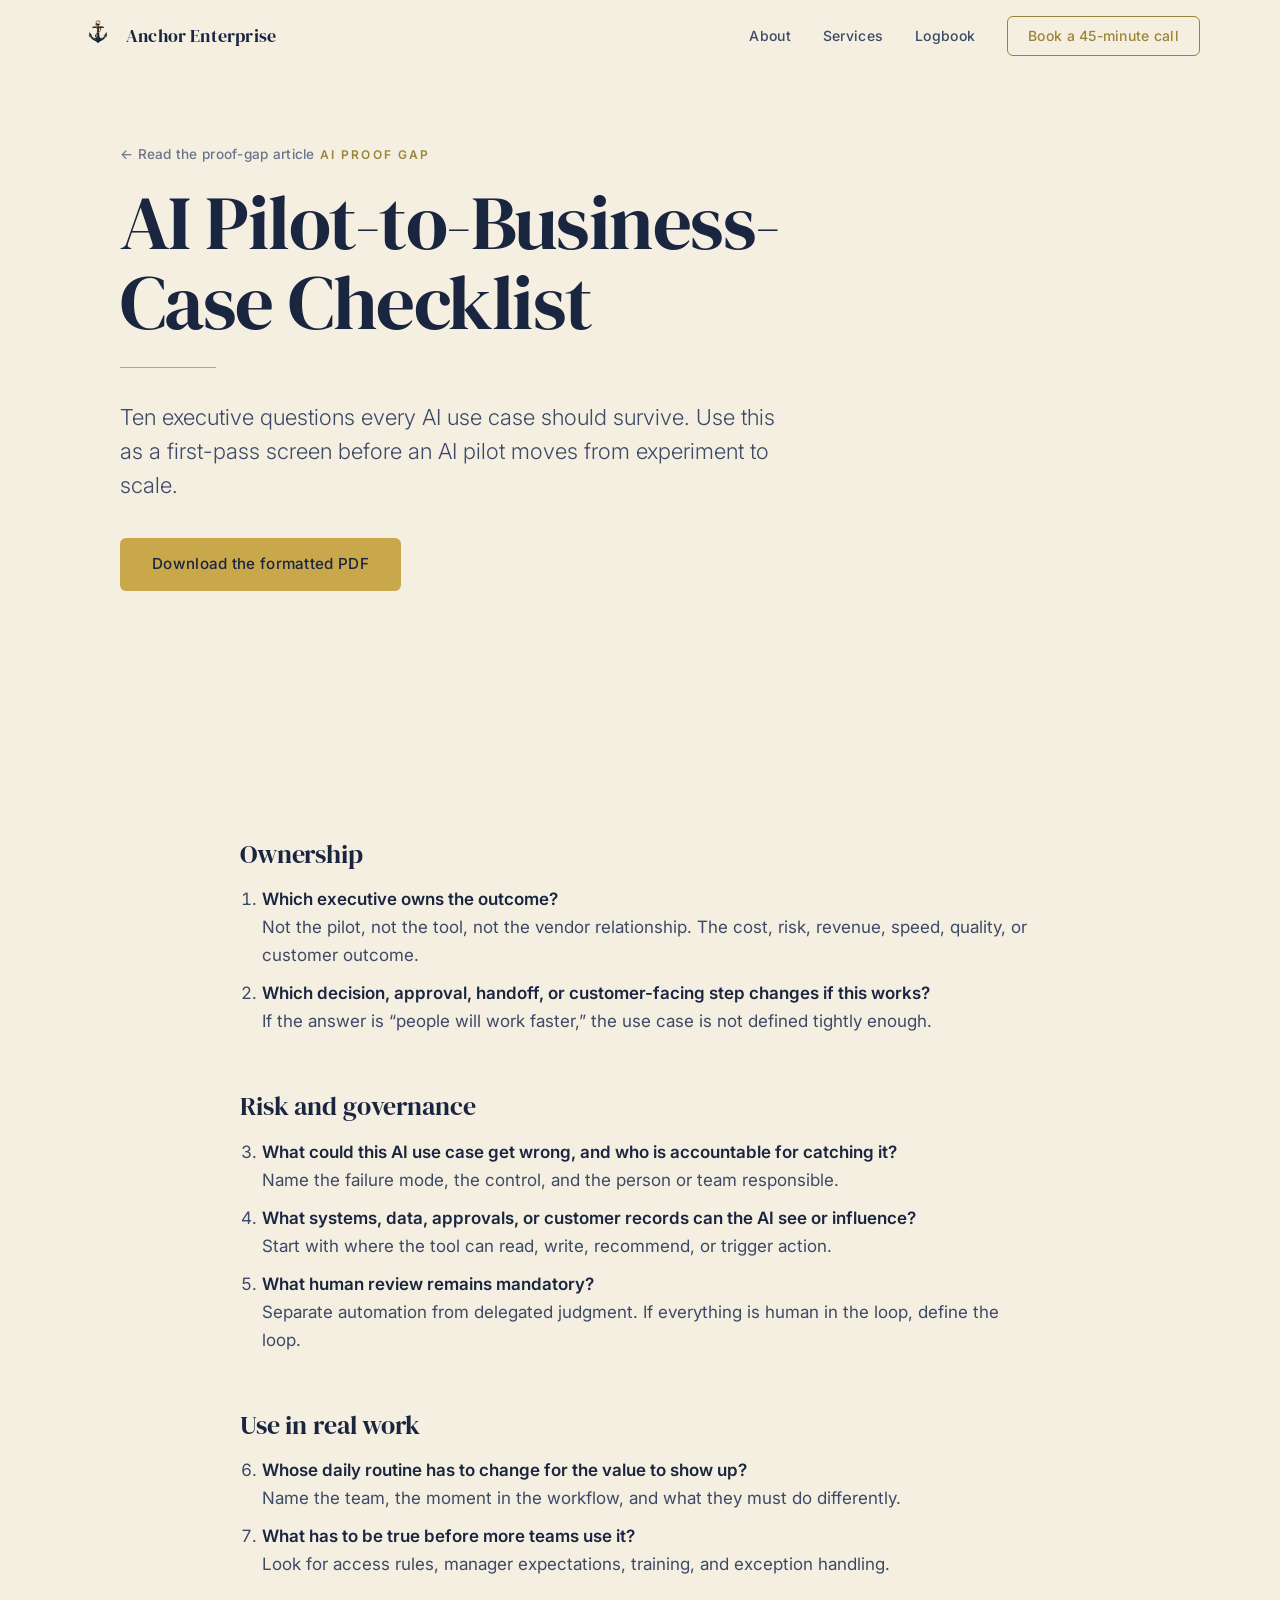
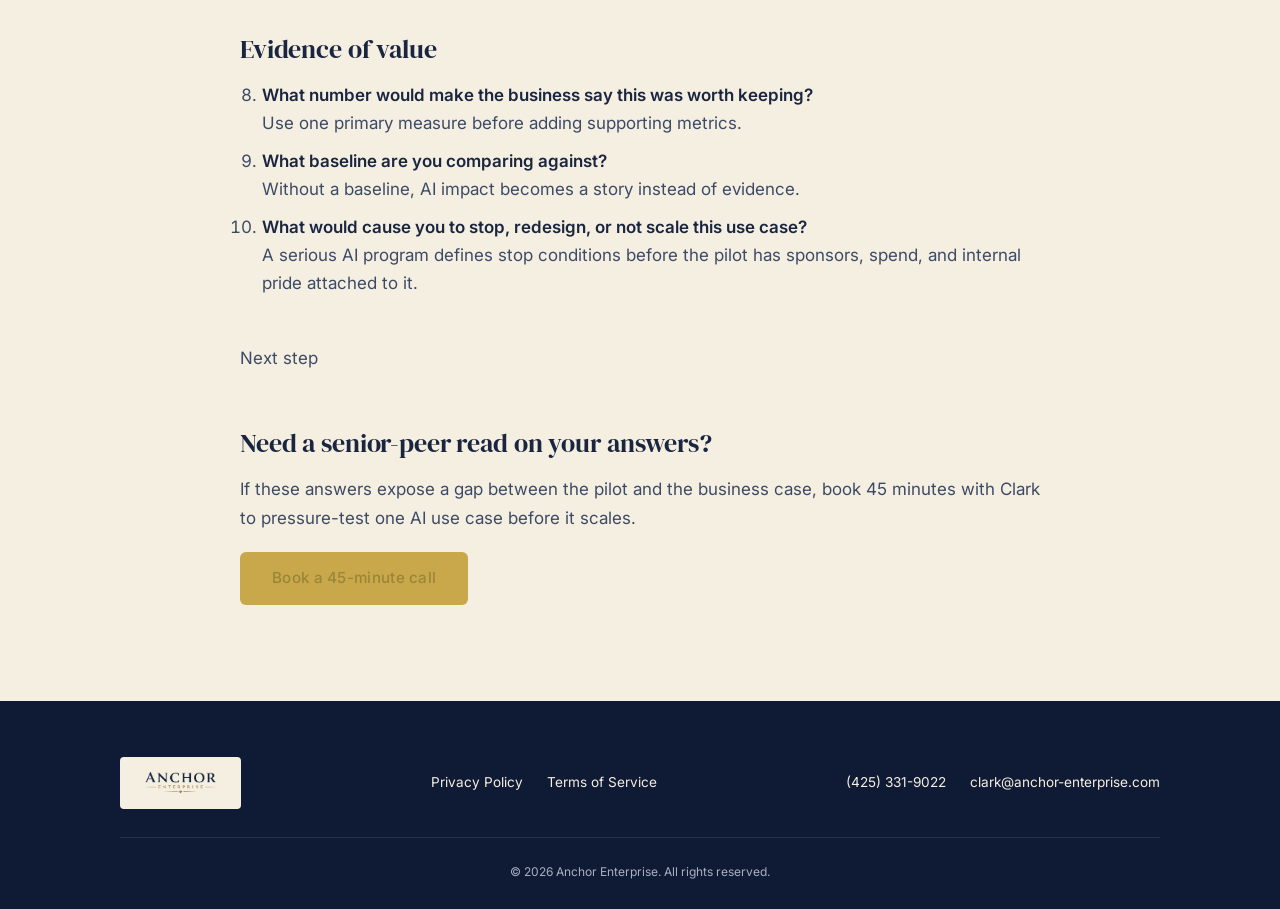
<file: ai-proof-gap-checklist-download.html>
<!DOCTYPE html>
<html lang="en">
<head>
    <meta charset="UTF-8">
    <meta name="viewport" content="width=device-width, initial-scale=1.0">
    <title>AI Pilot-to-Business-Case Checklist | Anchor Enterprise</title>
    <meta name="description" content="Ten executive questions for testing whether an AI use case can prove ownership, risk, real-work readiness, and business value.">
    <meta name="robots" content="noindex, nofollow">
    <link rel="icon" type="image/png" href="assets/anchor-mark.png">
    <link rel="apple-touch-icon" href="assets/anchor-mark.png">
    <link rel="preconnect" href="https://fonts.googleapis.com">
    <link rel="preconnect" href="https://fonts.gstatic.com" crossorigin>
    <link href="https://fonts.googleapis.com/css2?family=DM+Serif+Display&family=Inter:wght@300;400;500;600&display=swap" rel="stylesheet">
    <link rel="stylesheet" href="styles.css">
    <!-- Google tag (gtag.js) -->
    <script async src="https://www.googletagmanager.com/gtag/js?id=G-DP552GE7VP"></script>
    <script>
      window.dataLayer = window.dataLayer || [];
      function gtag(){dataLayer.push(arguments);}
      gtag('js', new Date());
      gtag('config', 'G-DP552GE7VP');
    </script>
</head>
<body>
    <nav class="nav scrolled" id="nav">
        <div class="nav-inner">
            <a href="index.html" class="nav-logo" aria-label="Anchor Enterprise home">
                <img src="assets/anchor-mark.png" alt="" class="nav-logo-mark">
                <span class="nav-logo-text">Anchor Enterprise</span>
            </a>
            <div class="nav-links">
                <a href="index.html#about">About</a>
                <a href="index.html#services">Services</a>
                <a href="logbook.html">Logbook</a>
                <a href="https://calendar.app.google/hUtfPcRYZ8Zdm6JH6" target="_blank" rel="noopener" class="nav-cta" data-track-event="book_call_click" data-track-prop-cta="nav">Book a 45-minute call</a>
            </div>
        </div>
    </nav>

    <main class="lead-magnet-page">
        <section class="section lead-magnet-hero">
            <div class="container">
                <div class="lead-magnet-copy reveal visible" style="max-width: 880px;">
                    <a href="logbook/ai-proof-gap.html" class="back-link">&larr; Read the proof-gap article</a>
                    <span class="hero-eyebrow">AI Proof Gap</span>
                    <h1 class="hero-title">AI Pilot-to-Business-Case Checklist</h1>
                    <hr class="rule">
                    <p class="hero-sub">Ten executive questions every AI use case should survive. Use this as a first-pass screen before an AI pilot moves from experiment to scale.</p>
                    <p><a href="assets/ai-proof-gap-checklist.pdf" class="btn btn-primary" data-track-event="checklist_pdf_click" data-track-prop-form="ai-proof-gap-checklist">Download the formatted PDF</a></p>
                </div>
            </div>
        </section>

        <section class="section">
            <div class="container article-body" style="max-width: 880px;">
                <h2>Ownership</h2>
                <ol>
                    <li><strong>Which executive owns the outcome?</strong><br>Not the pilot, not the tool, not the vendor relationship. The cost, risk, revenue, speed, quality, or customer outcome.</li>
                    <li><strong>Which decision, approval, handoff, or customer-facing step changes if this works?</strong><br>If the answer is “people will work faster,” the use case is not defined tightly enough.</li>
                </ol>

                <h2>Risk and governance</h2>
                <ol start="3">
                    <li><strong>What could this AI use case get wrong, and who is accountable for catching it?</strong><br>Name the failure mode, the control, and the person or team responsible.</li>
                    <li><strong>What systems, data, approvals, or customer records can the AI see or influence?</strong><br>Start with where the tool can read, write, recommend, or trigger action.</li>
                    <li><strong>What human review remains mandatory?</strong><br>Separate automation from delegated judgment. If everything is human in the loop, define the loop.</li>
                </ol>

                <h2>Use in real work</h2>
                <ol start="6">
                    <li><strong>Whose daily routine has to change for the value to show up?</strong><br>Name the team, the moment in the workflow, and what they must do differently.</li>
                    <li><strong>What has to be true before more teams use it?</strong><br>Look for access rules, manager expectations, training, and exception handling.</li>
                </ol>

                <h2>Evidence of value</h2>
                <ol start="8">
                    <li><strong>What number would make the business say this was worth keeping?</strong><br>Use one primary measure before adding supporting metrics.</li>
                    <li><strong>What baseline are you comparing against?</strong><br>Without a baseline, AI impact becomes a story instead of evidence.</li>
                    <li><strong>What would cause you to stop, redesign, or not scale this use case?</strong><br>A serious AI program defines stop conditions before the pilot has sponsors, spend, and internal pride attached to it.</li>
                </ol>

                <div class="cta-section" style="margin-top: 3rem;">
                    <span class="cta-eyebrow">Next step</span>
                    <h2>Need a senior-peer read on your answers?</h2>
                    <p>If these answers expose a gap between the pilot and the business case, book 45 minutes with Clark to pressure-test one AI use case before it scales.</p>
                    <a href="https://calendar.app.google/hUtfPcRYZ8Zdm6JH6" target="_blank" rel="noopener" class="btn btn-primary" data-track-event="book_call_click" data-track-prop-cta="checklist_download">Book a 45-minute call</a>
                </div>
            </div>
        </section>
    </main>

    <footer class="footer">
        <div class="container">
            <div class="footer-inner">
                <div class="footer-brand">
                    <img src="assets/anchor-wordmark-tight.png" alt="Anchor Enterprise">
                </div>
                <div class="footer-links">
                    <a href="privacy.html">Privacy Policy</a>
                    <a href="terms.html">Terms of Service</a>
                </div>
                <div class="footer-contact">
                    <a href="tel:+142****9022" data-track-event="phone_click" data-track-prop-cta="footer">(425) 331-9022</a>
                    <a href="mailto:clark@anchor-enterprise.com" data-track-event="email_click" data-track-prop-cta="footer">clark@anchor-enterprise.com</a>
                </div>
            </div>
            <div class="footer-bottom">
                <p>&copy; 2026 Anchor Enterprise. All rights reserved.</p>
            </div>
        </div>
    </footer>

    <script src="main.js"></script>
</body>
</html>
</file>
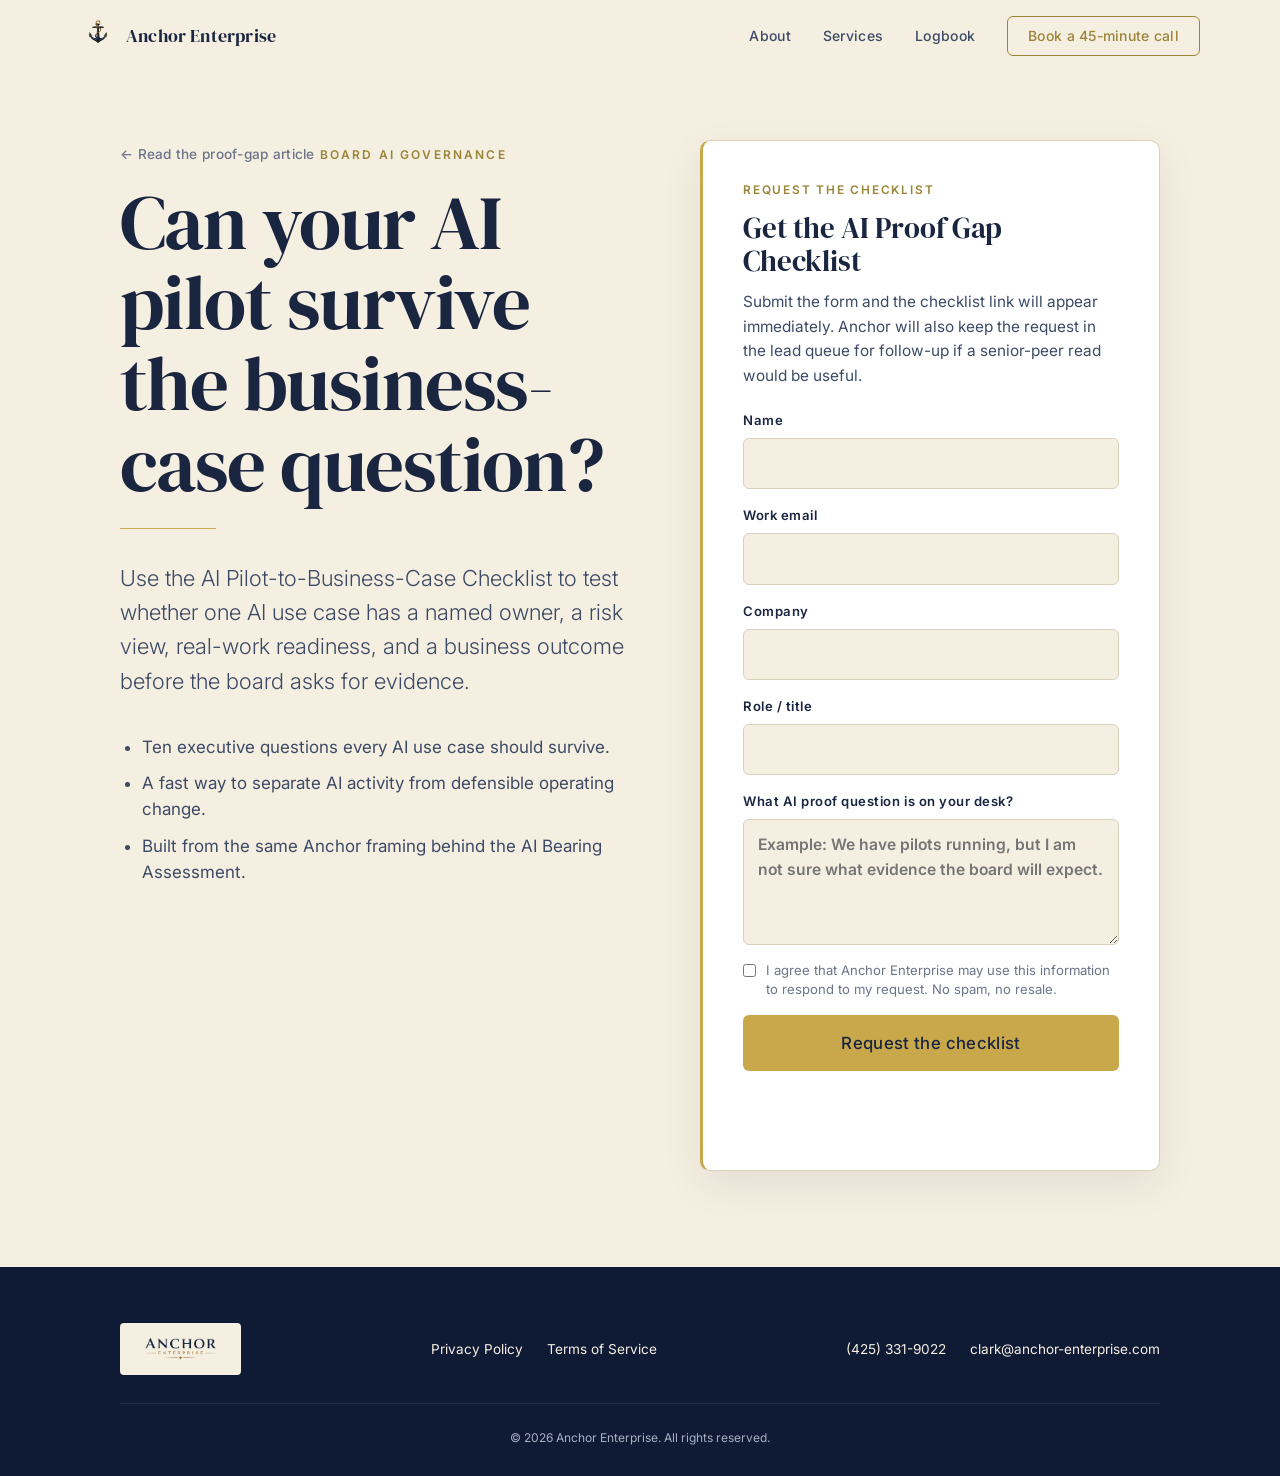
<file: ai-proof-gap-checklist.html>
<!DOCTYPE html>
<html lang="en">
<head>
    <meta charset="UTF-8">
    <meta name="viewport" content="width=device-width, initial-scale=1.0">
    <title>AI Pilot-to-Business-Case Checklist | Anchor Enterprise</title>
    <meta name="description" content="Request Anchor's AI Pilot-to-Business-Case Checklist: ten executive questions to test whether one AI use case can be governed, owned, and measured.">
    <meta property="og:title" content="AI Pilot-to-Business-Case Checklist | Anchor Enterprise">
    <meta property="og:description" content="Ten executive questions to test whether one AI use case can be governed, owned, and measured.">
    <meta property="og:type" content="website">
    <meta property="og:url" content="https://anchor-enterprise.com/ai-proof-gap-checklist.html">
    <link rel="canonical" href="https://anchor-enterprise.com/ai-proof-gap-checklist.html">
    <link rel="icon" type="image/png" href="assets/anchor-mark.png">
    <link rel="apple-touch-icon" href="assets/anchor-mark.png">
    <link rel="preconnect" href="https://fonts.googleapis.com">
    <link rel="preconnect" href="https://fonts.gstatic.com" crossorigin>
    <link href="https://fonts.googleapis.com/css2?family=DM+Serif+Display&family=Inter:wght@300;400;500;600&display=swap" rel="stylesheet">
    <link rel="stylesheet" href="styles.css">
    <!-- Google tag (gtag.js) -->
    <script async src="https://www.googletagmanager.com/gtag/js?id=G-DP552GE7VP"></script>
    <script>
      window.dataLayer = window.dataLayer || [];
      function gtag(){dataLayer.push(arguments);}
      gtag('js', new Date());
      gtag('config', 'G-DP552GE7VP');
    </script>
</head>
<body>
    <nav class="nav scrolled" id="nav">
        <div class="nav-inner">
            <a href="index.html" class="nav-logo" aria-label="Anchor Enterprise home">
                <img src="assets/anchor-mark.png" alt="" class="nav-logo-mark">
                <span class="nav-logo-text">Anchor Enterprise</span>
            </a>
            <div class="nav-links">
                <a href="index.html#about">About</a>
                <a href="index.html#services">Services</a>
                <a href="logbook.html">Logbook</a>
                <a href="https://calendar.app.google/hUtfPcRYZ8Zdm6JH6" target="_blank" rel="noopener" class="nav-cta" data-track-event="book_call_click" data-track-prop-cta="nav">Book a 45-minute call</a>
            </div>
            <button class="mobile-toggle" id="mobile-toggle" aria-label="Menu">
                <span></span>
                <span></span>
            </button>
        </div>
    </nav>

    <div class="mobile-menu" id="mobile-menu">
        <a href="index.html#about">About</a>
        <a href="index.html#services">Services</a>
        <a href="logbook.html">Logbook</a>
        <a href="https://calendar.app.google/hUtfPcRYZ8Zdm6JH6" target="_blank" rel="noopener" class="nav-cta" data-track-event="book_call_click" data-track-prop-cta="mobile_nav">Book a 45-minute call</a>
    </div>

    <main class="lead-magnet-page">
        <section class="section lead-magnet-hero">
            <div class="container lead-magnet-layout">
                <div class="lead-magnet-copy reveal">
                    <a href="logbook/ai-proof-gap.html" class="back-link">&larr; Read the proof-gap article</a>
                    <span class="hero-eyebrow">Board AI Governance</span>
                    <h1 class="hero-title">Can your AI pilot survive the business-case question?</h1>
                    <hr class="rule">
                    <p class="hero-sub">Use the AI Pilot-to-Business-Case Checklist to test whether one AI use case has a named owner, a risk view, real-work readiness, and a business outcome before the board asks for evidence.</p>
                    <ul class="lead-magnet-points">
                        <li>Ten executive questions every AI use case should survive.</li>
                        <li>A fast way to separate AI activity from defensible operating change.</li>
                        <li>Built from the same Anchor framing behind the AI Bearing Assessment.</li>
                    </ul>
                </div>

                <aside class="lead-form-card reveal" aria-labelledby="lead-form-title">
                    <span class="cta-eyebrow">Request the checklist</span>
                    <h2 id="lead-form-title">Get the AI Proof Gap Checklist</h2>
                    <p>Submit the form and the checklist link will appear immediately. Anchor will also keep the request in the lead queue for follow-up if a senior-peer read would be useful.</p>
                    <form class="lead-form" data-lead-form action="/api/lead" method="post">
                        <input type="hidden" name="form_id" value="ai-proof-gap-checklist">
                        <input type="hidden" name="campaign_id" value="article-03-ai-proof-gap">
                        <input type="hidden" name="landing_page" value="">
                        <input type="hidden" name="referrer" value="">
                        <input type="hidden" name="utm_source" value="">
                        <input type="hidden" name="utm_medium" value="">
                        <input type="hidden" name="utm_campaign" value="">
                        <input type="hidden" name="utm_content" value="">
                        <div class="form-field form-field--trap" aria-hidden="true">
                            <label for="website">Website</label>
                            <input id="website" name="website" tabindex="-1" autocomplete="off">
                        </div>
                        <label class="form-field">
                            <span>Name</span>
                            <input name="full_name" autocomplete="name" required>
                        </label>
                        <label class="form-field">
                            <span>Work email</span>
                            <input name="email" type="email" autocomplete="email" required>
                        </label>
                        <label class="form-field">
                            <span>Company</span>
                            <input name="company" autocomplete="organization" required>
                        </label>
                        <label class="form-field">
                            <span>Role / title</span>
                            <input name="title" autocomplete="organization-title">
                        </label>
                        <label class="form-field">
                            <span>What AI proof question is on your desk?</span>
                            <textarea name="message" rows="4" required placeholder="Example: We have pilots running, but I am not sure what evidence the board will expect."></textarea>
                        </label>
                        <label class="form-consent">
                            <input type="checkbox" name="consent" value="yes" required>
                            <span>I agree that Anchor Enterprise may use this information to respond to my request. No spam, no resale.</span>
                        </label>
                        <button type="submit" class="btn btn-primary btn-large">Request the checklist</button>
                        <p class="form-status" data-form-status role="status" aria-live="polite"></p>
                    </form>
                </aside>
            </div>
        </section>
    </main>

    <footer class="footer">
        <div class="container">
            <div class="footer-inner">
                <div class="footer-brand">
                    <img src="assets/anchor-wordmark-tight.png" alt="Anchor Enterprise">
                </div>
                <div class="footer-links">
                    <a href="privacy.html">Privacy Policy</a>
                    <a href="terms.html">Terms of Service</a>
                </div>
                <div class="footer-contact">
                    <a href="tel:+142****9022" data-track-event="phone_click" data-track-prop-cta="footer">(425) 331-9022</a>
                    <a href="mailto:clark@anchor-enterprise.com" data-track-event="email_click" data-track-prop-cta="footer">clark@anchor-enterprise.com</a>
                </div>
            </div>
            <div class="footer-bottom">
                <p>&copy; 2026 Anchor Enterprise. All rights reserved.</p>
            </div>
        </div>
    </footer>

    <script src="main.js"></script>
</body>
</html>
</file>
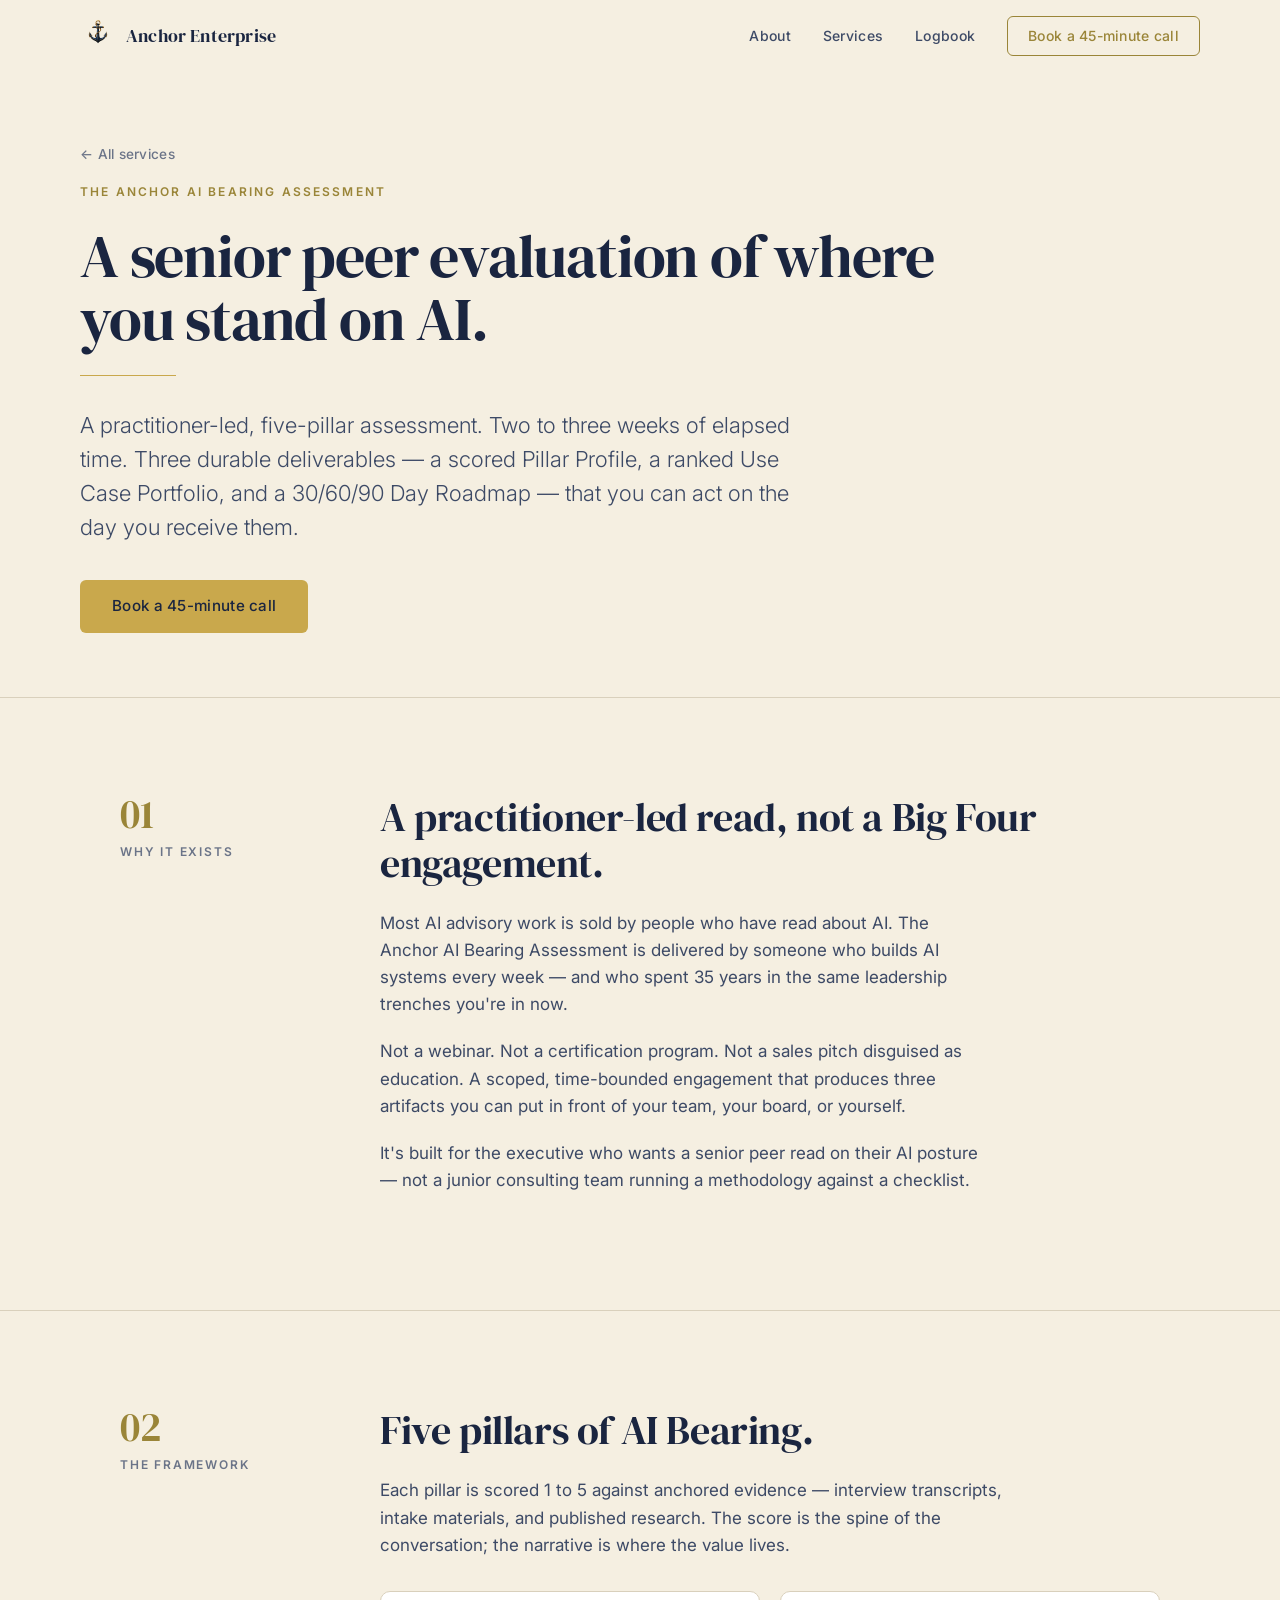
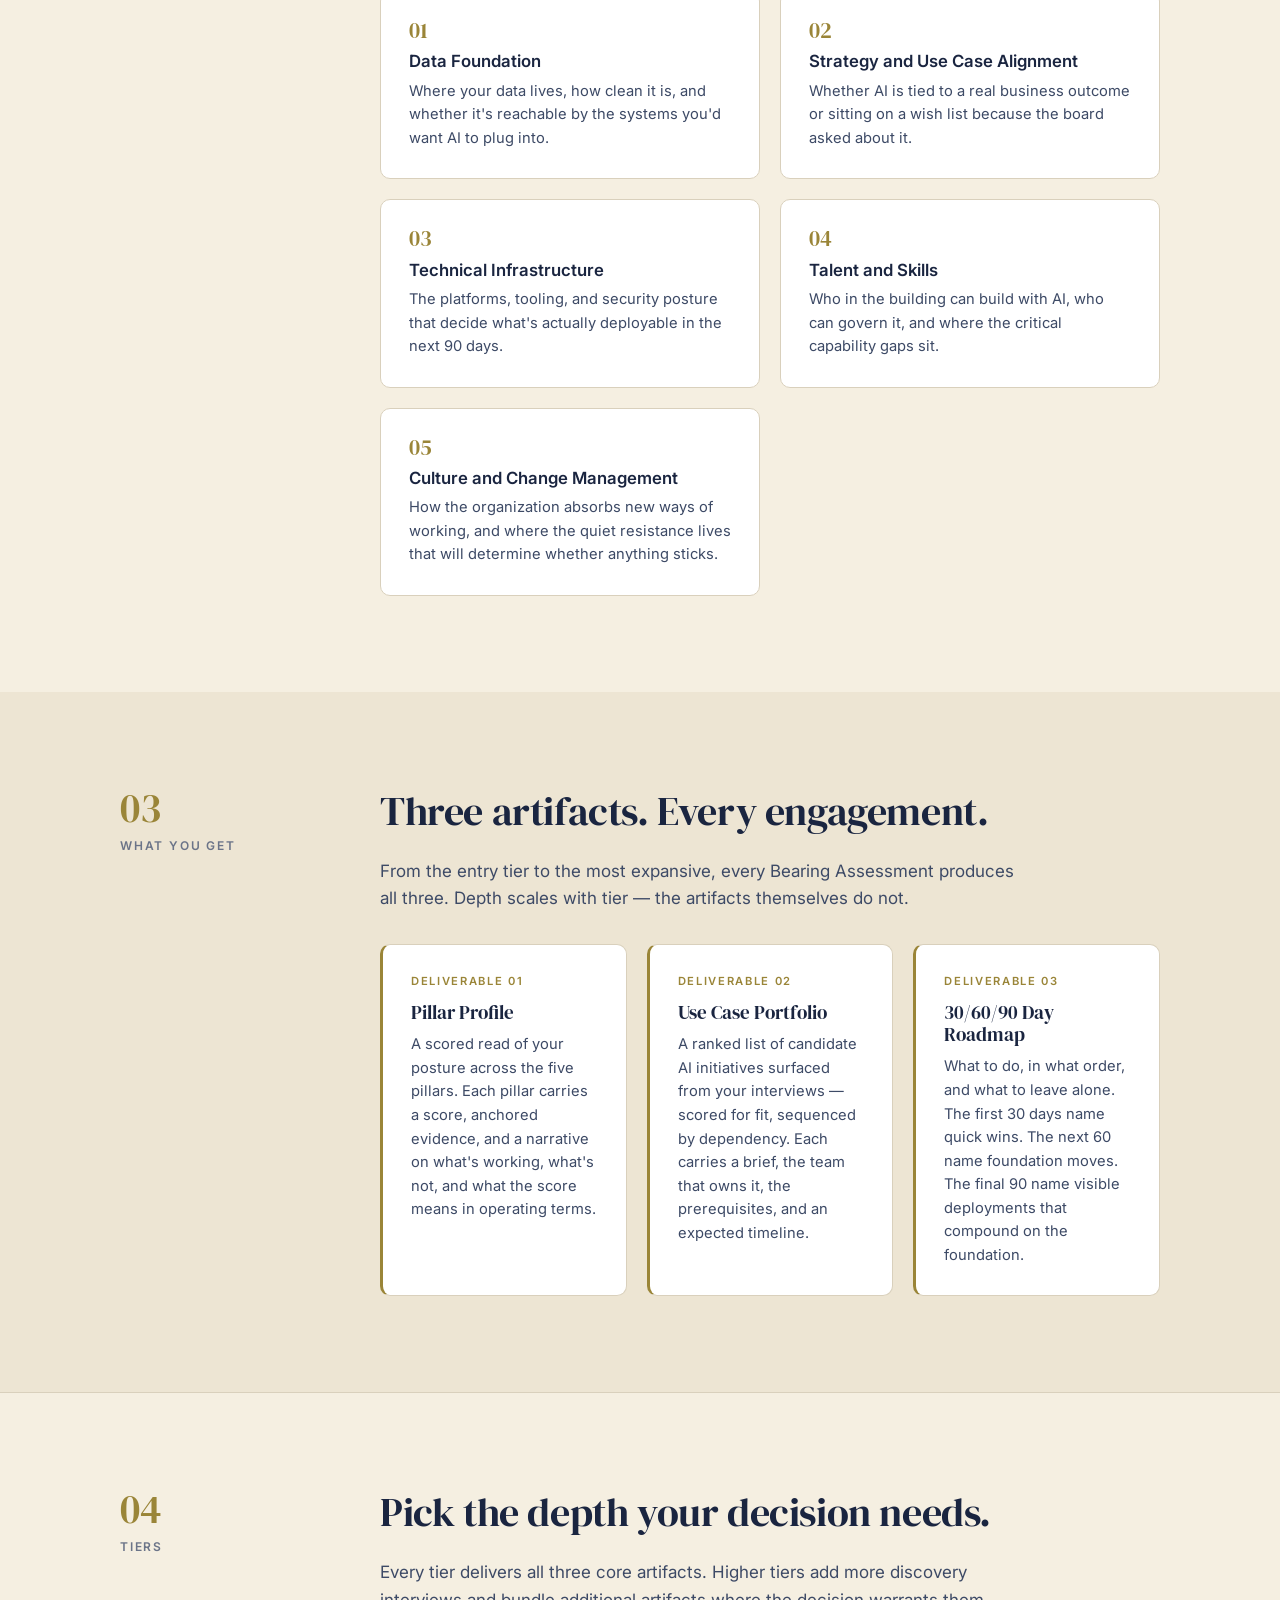
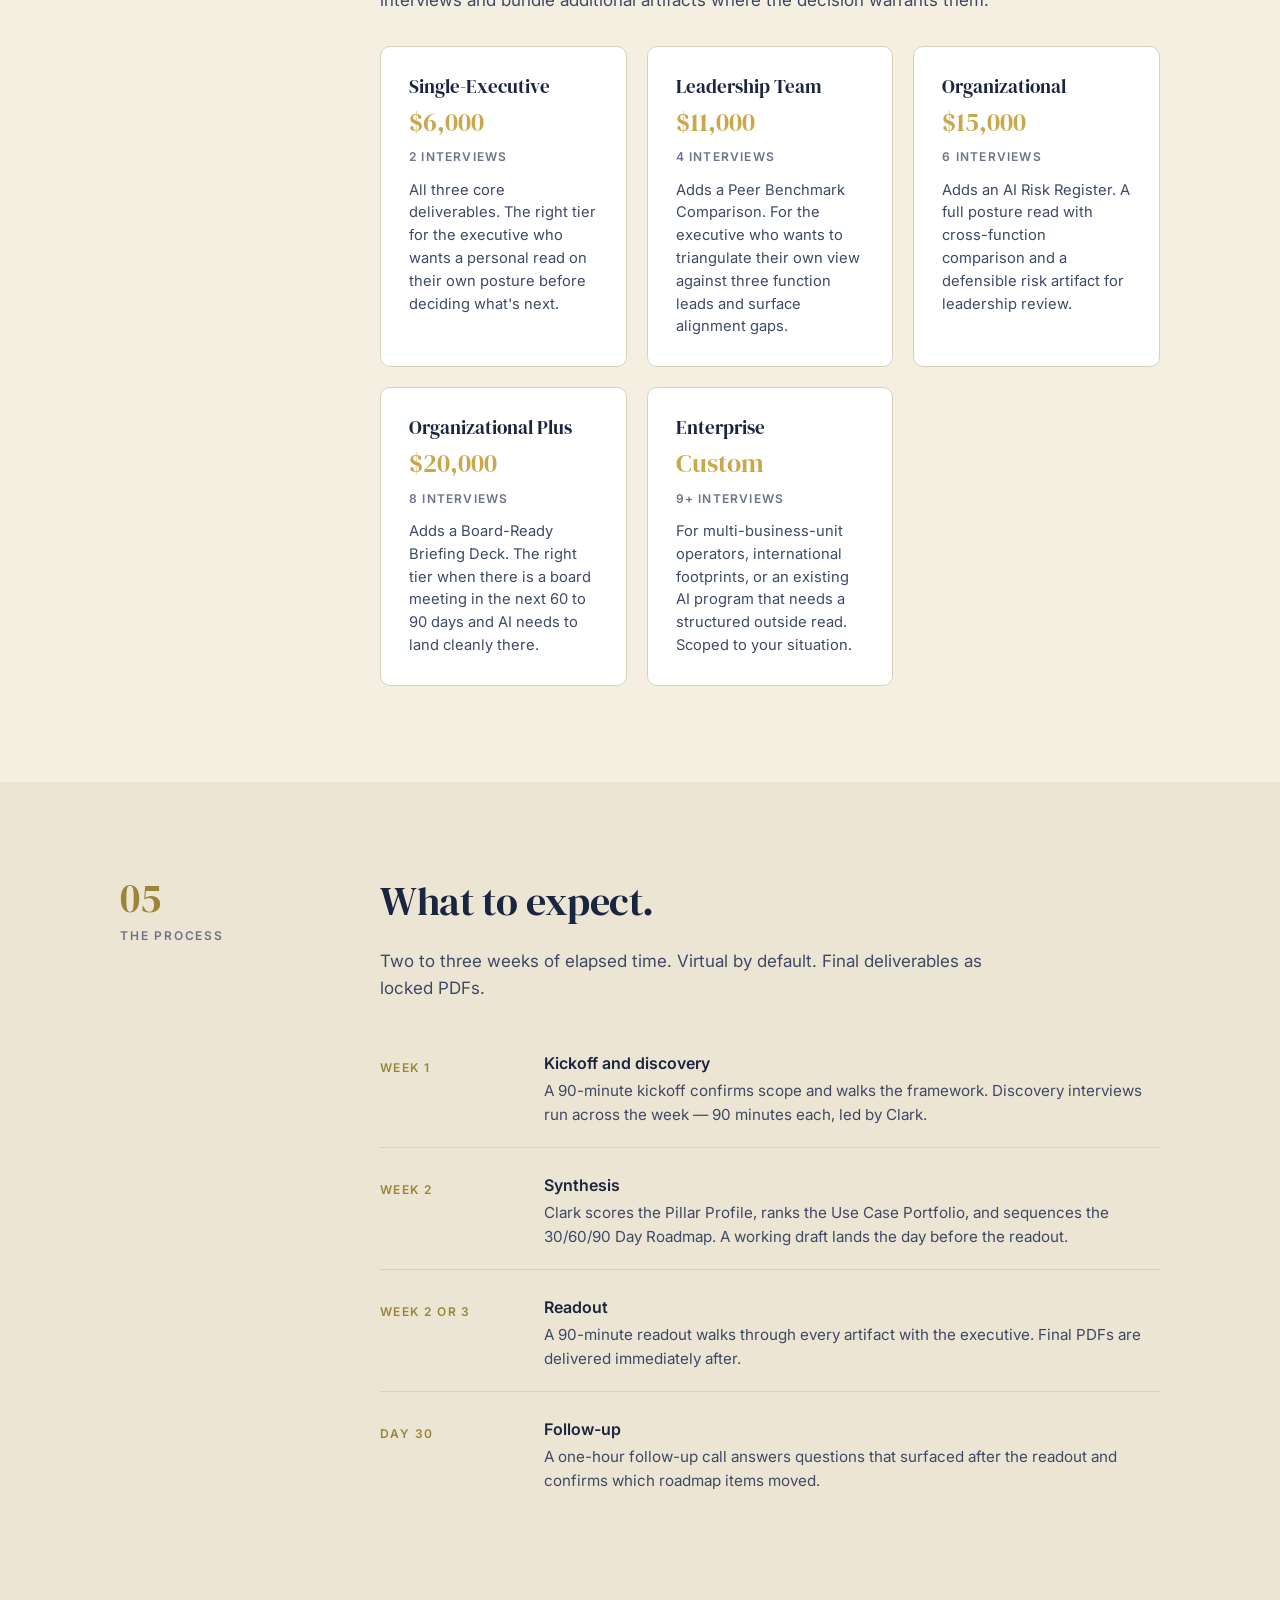
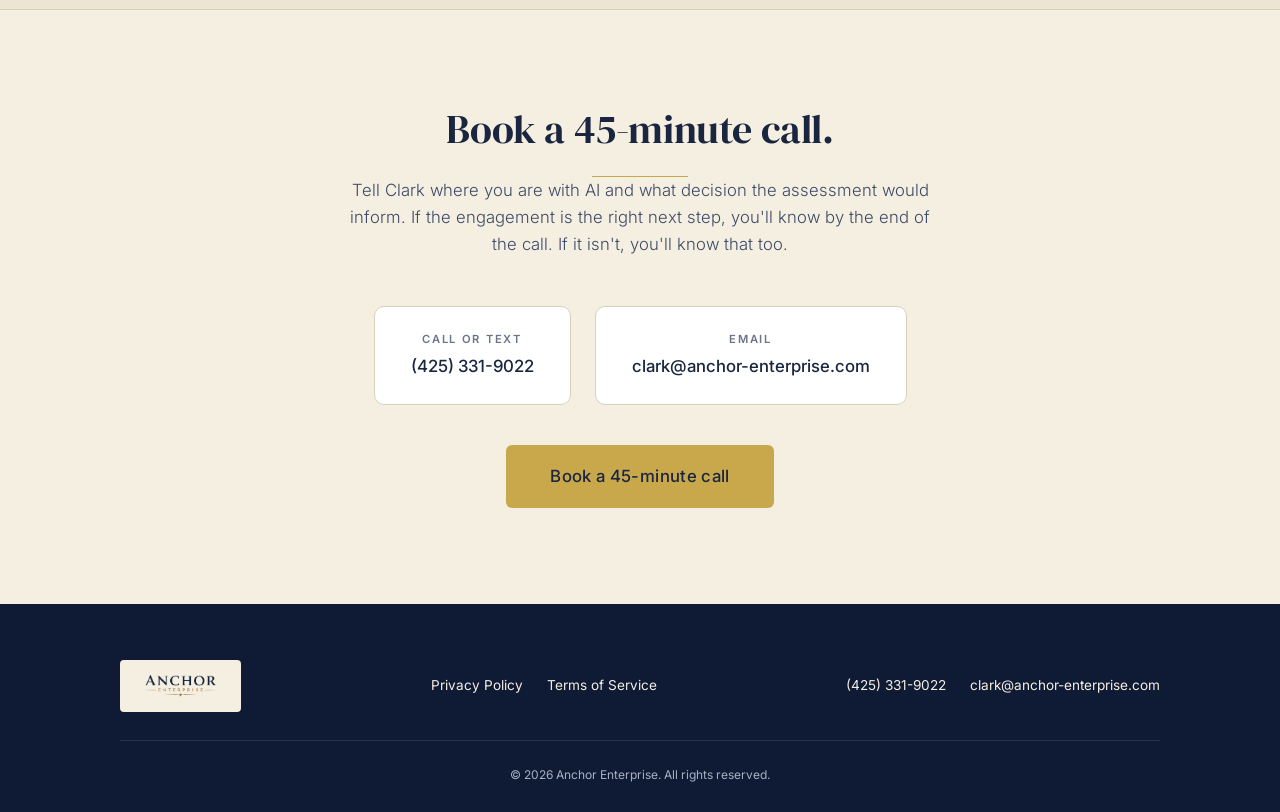
<file: bearing-assessment.html>
<!DOCTYPE html>
<html lang="en">
<head>
    <meta charset="UTF-8">
    <meta name="viewport" content="width=device-width, initial-scale=1.0">
    <title>The Anchor AI Bearing Assessment — Anchor Enterprise</title>
    <meta name="description" content="A practitioner-led, five-pillar evaluation of your organization's AI posture. Two to three weeks. A scored Pillar Profile, a ranked Use Case Portfolio, and a 30/60/90 Day Roadmap.">
    <meta property="og:title" content="The Anchor AI Bearing Assessment — Anchor Enterprise">
    <meta property="og:description" content="A senior peer evaluation of where your organization stands on AI. Five pillars, three deliverables, two to three weeks.">
    <meta property="og:type" content="website">
    <meta property="og:url" content="https://anchor-enterprise.com/bearing-assessment.html">
    <link rel="canonical" href="https://anchor-enterprise.com/bearing-assessment.html">
    <link rel="icon" type="image/png" href="assets/anchor-mark.png">
    <link rel="apple-touch-icon" href="assets/anchor-mark.png">
    <link rel="preconnect" href="https://fonts.googleapis.com">
    <link rel="preconnect" href="https://fonts.gstatic.com" crossorigin>
    <link href="https://fonts.googleapis.com/css2?family=DM+Serif+Display&family=Inter:wght@300;400;500;600&display=swap" rel="stylesheet">
    <link rel="stylesheet" href="styles.css">
    <!-- Google tag (gtag.js) -->
    <script async src="https://www.googletagmanager.com/gtag/js?id=G-DP552GE7VP"></script>
    <script>
      window.dataLayer = window.dataLayer || [];
      function gtag(){dataLayer.push(arguments);}
      gtag('js', new Date());
      gtag('config', 'G-DP552GE7VP');
    </script>
</head>
<body>
    <!-- Navigation -->
    <nav class="nav" id="nav">
        <div class="nav-inner">
            <a href="index.html" class="nav-logo" aria-label="Anchor Enterprise home">
                <img src="assets/anchor-mark.png" alt="" class="nav-logo-mark">
                <span class="nav-logo-text">Anchor Enterprise</span>
            </a>
            <div class="nav-links">
                <a href="index.html#about">About</a>
                <a href="index.html#services">Services</a>
                <a href="logbook.html">Logbook</a>
                <a href="https://calendar.app.google/hUtfPcRYZ8Zdm6JH6" target="_blank" rel="noopener" class="nav-cta">Book a 45-minute call</a>
            </div>
            <button class="mobile-toggle" id="mobile-toggle" aria-label="Menu">
                <span></span>
                <span></span>
            </button>
        </div>
    </nav>

    <!-- Mobile Menu -->
    <div class="mobile-menu" id="mobile-menu">
        <a href="index.html#about">About</a>
        <a href="index.html#services">Services</a>
        <a href="logbook.html">Logbook</a>
        <a href="https://calendar.app.google/hUtfPcRYZ8Zdm6JH6" target="_blank" rel="noopener" class="nav-cta">Book a 45-minute call</a>
    </div>

    <!-- Hero -->
    <header class="hero hero--subpage">
        <div class="hero-content">
            <a href="index.html#services" class="back-link reveal">&larr; All services</a>
            <div class="hero-eyebrow reveal">The Anchor AI Bearing Assessment</div>
            <h1 class="hero-title reveal">A senior peer evaluation of where you stand on AI.</h1>
            <hr class="rule reveal">
            <p class="hero-sub reveal">A practitioner-led, five-pillar assessment. Two to three weeks of elapsed time. Three durable deliverables — a scored Pillar Profile, a ranked Use Case Portfolio, and a 30/60/90 Day Roadmap — that you can act on the day you receive them.</p>
            <div class="hero-cta reveal">
                <a href="https://calendar.app.google/hUtfPcRYZ8Zdm6JH6" target="_blank" rel="noopener" class="btn btn-primary">Book a 45-minute call</a>
            </div>
        </div>
    </header>

    <!-- Why this assessment -->
    <section class="section section-problem">
        <div class="container">
            <div class="split">
                <div class="split-label reveal">
                    <span class="section-number">01</span>
                    <span class="section-label">Why It Exists</span>
                </div>
                <div class="split-content">
                    <h2 class="section-title reveal">A practitioner-led read, not a Big Four engagement.</h2>
                    <div class="prose reveal">
                        <p>Most AI advisory work is sold by people who have read about AI. The Anchor AI Bearing Assessment is delivered by someone who builds AI systems every week — and who spent 35 years in the same leadership trenches you're in now.</p>
                        <p>Not a webinar. Not a certification program. Not a sales pitch disguised as education. A scoped, time-bounded engagement that produces three artifacts you can put in front of your team, your board, or yourself.</p>
                        <p>It's built for the executive who wants a senior peer read on their AI posture — not a junior consulting team running a methodology against a checklist.</p>
                    </div>
                </div>
            </div>
        </div>
    </section>

    <!-- Framework / 5 Pillars -->
    <section class="section section-framework" id="framework">
        <div class="container">
            <div class="split">
                <div class="split-label reveal">
                    <span class="section-number">02</span>
                    <span class="section-label">The Framework</span>
                </div>
                <div class="split-content">
                    <h2 class="section-title reveal">Five pillars of AI Bearing.</h2>
                    <p class="section-lead reveal">Each pillar is scored 1 to 5 against anchored evidence — interview transcripts, intake materials, and published research. The score is the spine of the conversation; the narrative is where the value lives.</p>
                    <div class="pillars reveal">
                        <div class="pillar">
                            <span class="pillar-number">01</span>
                            <h3>Data Foundation</h3>
                            <p>Where your data lives, how clean it is, and whether it's reachable by the systems you'd want AI to plug into.</p>
                        </div>
                        <div class="pillar">
                            <span class="pillar-number">02</span>
                            <h3>Strategy and Use Case Alignment</h3>
                            <p>Whether AI is tied to a real business outcome or sitting on a wish list because the board asked about it.</p>
                        </div>
                        <div class="pillar">
                            <span class="pillar-number">03</span>
                            <h3>Technical Infrastructure</h3>
                            <p>The platforms, tooling, and security posture that decide what's actually deployable in the next 90 days.</p>
                        </div>
                        <div class="pillar">
                            <span class="pillar-number">04</span>
                            <h3>Talent and Skills</h3>
                            <p>Who in the building can build with AI, who can govern it, and where the critical capability gaps sit.</p>
                        </div>
                        <div class="pillar">
                            <span class="pillar-number">05</span>
                            <h3>Culture and Change Management</h3>
                            <p>How the organization absorbs new ways of working, and where the quiet resistance lives that will determine whether anything sticks.</p>
                        </div>
                    </div>
                </div>
            </div>
        </div>
    </section>

    <!-- Core Deliverables -->
    <section class="section section-deliverables" id="deliverables">
        <div class="container">
            <div class="split">
                <div class="split-label reveal">
                    <span class="section-number">03</span>
                    <span class="section-label">What You Get</span>
                </div>
                <div class="split-content">
                    <h2 class="section-title reveal">Three artifacts. Every engagement.</h2>
                    <p class="section-lead reveal">From the entry tier to the most expansive, every Bearing Assessment produces all three. Depth scales with tier — the artifacts themselves do not.</p>
                    <div class="deliverables-grid reveal">
                        <article class="deliverable">
                            <span class="deliverable-eyebrow">Deliverable 01</span>
                            <h3>Pillar Profile</h3>
                            <p>A scored read of your posture across the five pillars. Each pillar carries a score, anchored evidence, and a narrative on what's working, what's not, and what the score means in operating terms.</p>
                        </article>
                        <article class="deliverable">
                            <span class="deliverable-eyebrow">Deliverable 02</span>
                            <h3>Use Case Portfolio</h3>
                            <p>A ranked list of candidate AI initiatives surfaced from your interviews — scored for fit, sequenced by dependency. Each carries a brief, the team that owns it, the prerequisites, and an expected timeline.</p>
                        </article>
                        <article class="deliverable">
                            <span class="deliverable-eyebrow">Deliverable 03</span>
                            <h3>30/60/90 Day Roadmap</h3>
                            <p>What to do, in what order, and what to leave alone. The first 30 days name quick wins. The next 60 name foundation moves. The final 90 name visible deployments that compound on the foundation.</p>
                        </article>
                    </div>
                </div>
            </div>
        </div>
    </section>

    <!-- Tier Ladder -->
    <section class="section section-tiers" id="tiers">
        <div class="container">
            <div class="split">
                <div class="split-label reveal">
                    <span class="section-number">04</span>
                    <span class="section-label">Tiers</span>
                </div>
                <div class="split-content">
                    <h2 class="section-title reveal">Pick the depth your decision needs.</h2>
                    <p class="section-lead reveal">Every tier delivers all three core artifacts. Higher tiers add more discovery interviews and bundle additional artifacts where the decision warrants them.</p>
                    <div class="tiers-grid reveal">
                        <div class="tier">
                            <div class="tier-name">Single-Executive</div>
                            <div class="tier-price">$6,000</div>
                            <div class="tier-meta">2 interviews</div>
                            <div class="tier-includes">All three core deliverables. The right tier for the executive who wants a personal read on their own posture before deciding what's next.</div>
                        </div>
                        <div class="tier">
                            <div class="tier-name">Leadership Team</div>
                            <div class="tier-price">$11,000</div>
                            <div class="tier-meta">4 interviews</div>
                            <div class="tier-includes">Adds a Peer Benchmark Comparison. For the executive who wants to triangulate their own view against three function leads and surface alignment gaps.</div>
                        </div>
                        <div class="tier">
                            <div class="tier-name">Organizational</div>
                            <div class="tier-price">$15,000</div>
                            <div class="tier-meta">6 interviews</div>
                            <div class="tier-includes">Adds an AI Risk Register. A full posture read with cross-function comparison and a defensible risk artifact for leadership review.</div>
                        </div>
                        <div class="tier">
                            <div class="tier-name">Organizational Plus</div>
                            <div class="tier-price">$20,000</div>
                            <div class="tier-meta">8 interviews</div>
                            <div class="tier-includes">Adds a Board-Ready Briefing Deck. The right tier when there is a board meeting in the next 60 to 90 days and AI needs to land cleanly there.</div>
                        </div>
                        <div class="tier">
                            <div class="tier-name">Enterprise</div>
                            <div class="tier-price">Custom</div>
                            <div class="tier-meta">9+ interviews</div>
                            <div class="tier-includes">For multi-business-unit operators, international footprints, or an existing AI program that needs a structured outside read. Scoped to your situation.</div>
                        </div>
                    </div>
                </div>
            </div>
        </div>
    </section>

    <!-- Process / What to expect -->
    <section class="section section-process" id="process">
        <div class="container">
            <div class="split">
                <div class="split-label reveal">
                    <span class="section-number">05</span>
                    <span class="section-label">The Process</span>
                </div>
                <div class="split-content">
                    <h2 class="section-title reveal">What to expect.</h2>
                    <p class="section-lead reveal">Two to three weeks of elapsed time. Virtual by default. Final deliverables as locked PDFs.</p>
                    <div class="process-list reveal">
                        <div class="process-step">
                            <div class="process-when">Week 1</div>
                            <div class="process-what">
                                <h3>Kickoff and discovery</h3>
                                <p>A 90-minute kickoff confirms scope and walks the framework. Discovery interviews run across the week — 90 minutes each, led by Clark.</p>
                            </div>
                        </div>
                        <div class="process-step">
                            <div class="process-when">Week 2</div>
                            <div class="process-what">
                                <h3>Synthesis</h3>
                                <p>Clark scores the Pillar Profile, ranks the Use Case Portfolio, and sequences the 30/60/90 Day Roadmap. A working draft lands the day before the readout.</p>
                            </div>
                        </div>
                        <div class="process-step">
                            <div class="process-when">Week 2 or 3</div>
                            <div class="process-what">
                                <h3>Readout</h3>
                                <p>A 90-minute readout walks through every artifact with the executive. Final PDFs are delivered immediately after.</p>
                            </div>
                        </div>
                        <div class="process-step">
                            <div class="process-when">Day 30</div>
                            <div class="process-what">
                                <h3>Follow-up</h3>
                                <p>A one-hour follow-up call answers questions that surfaced after the readout and confirms which roadmap items moved.</p>
                            </div>
                        </div>
                    </div>
                </div>
            </div>
        </div>
    </section>

    <!-- Contact -->
    <section class="section section-contact" id="contact">
        <div class="container">
            <div class="contact-block reveal">
                <div class="contact-header">
                    <h2 class="section-title">Book a 45-minute call.</h2>
                    <hr class="rule">
                    <p class="contact-sub">Tell Clark where you are with AI and what decision the assessment would inform. If the engagement is the right next step, you'll know by the end of the call. If it isn't, you'll know that too.</p>
                </div>
                <div class="contact-methods">
                    <a href="tel:+14253319022" class="contact-method">
                        <span class="contact-label">Call or text</span>
                        <span class="contact-value">(425) 331-9022</span>
                    </a>
                    <a href="mailto:clark@anchor-enterprise.com" class="contact-method">
                        <span class="contact-label">Email</span>
                        <span class="contact-value">clark@anchor-enterprise.com</span>
                    </a>
                </div>
                <div class="contact-cta">
                    <a href="https://calendar.app.google/hUtfPcRYZ8Zdm6JH6" target="_blank" rel="noopener" class="btn btn-primary btn-large">Book a 45-minute call</a>
                </div>
            </div>
        </div>
    </section>

    <!-- Footer -->
    <footer class="footer">
        <div class="container">
            <div class="footer-inner">
                <div class="footer-brand">
                    <img src="assets/anchor-wordmark-tight.png" alt="Anchor Enterprise">
                </div>
                <div class="footer-links">
                    <a href="privacy.html">Privacy Policy</a>
                    <a href="terms.html">Terms of Service</a>
                </div>
                <div class="footer-contact">
                    <a href="tel:+14253319022">(425) 331-9022</a>
                    <a href="mailto:clark@anchor-enterprise.com">clark@anchor-enterprise.com</a>
                </div>
            </div>
            <div class="footer-bottom">
                <p>&copy; 2026 Anchor Enterprise. All rights reserved.</p>
            </div>
        </div>
    </footer>

    <script src="main.js"></script>
</body>
</html>
</file>
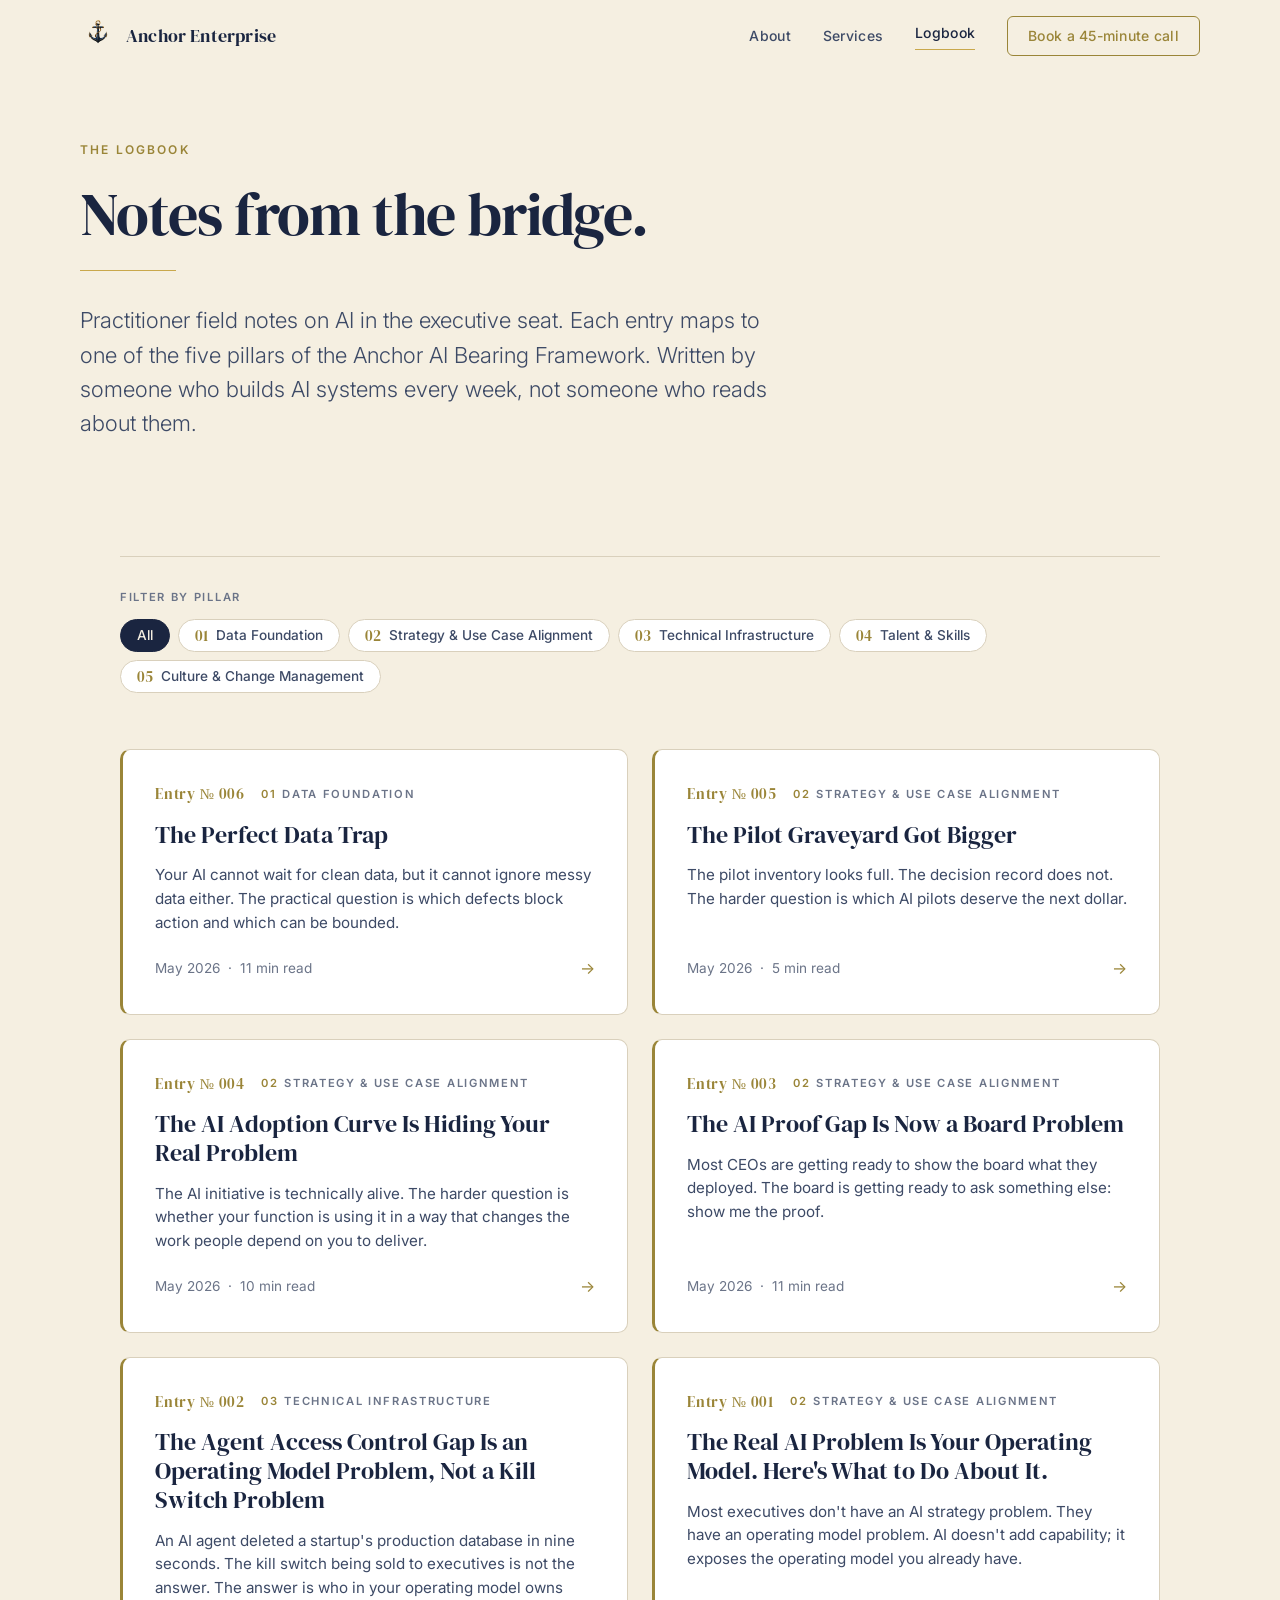
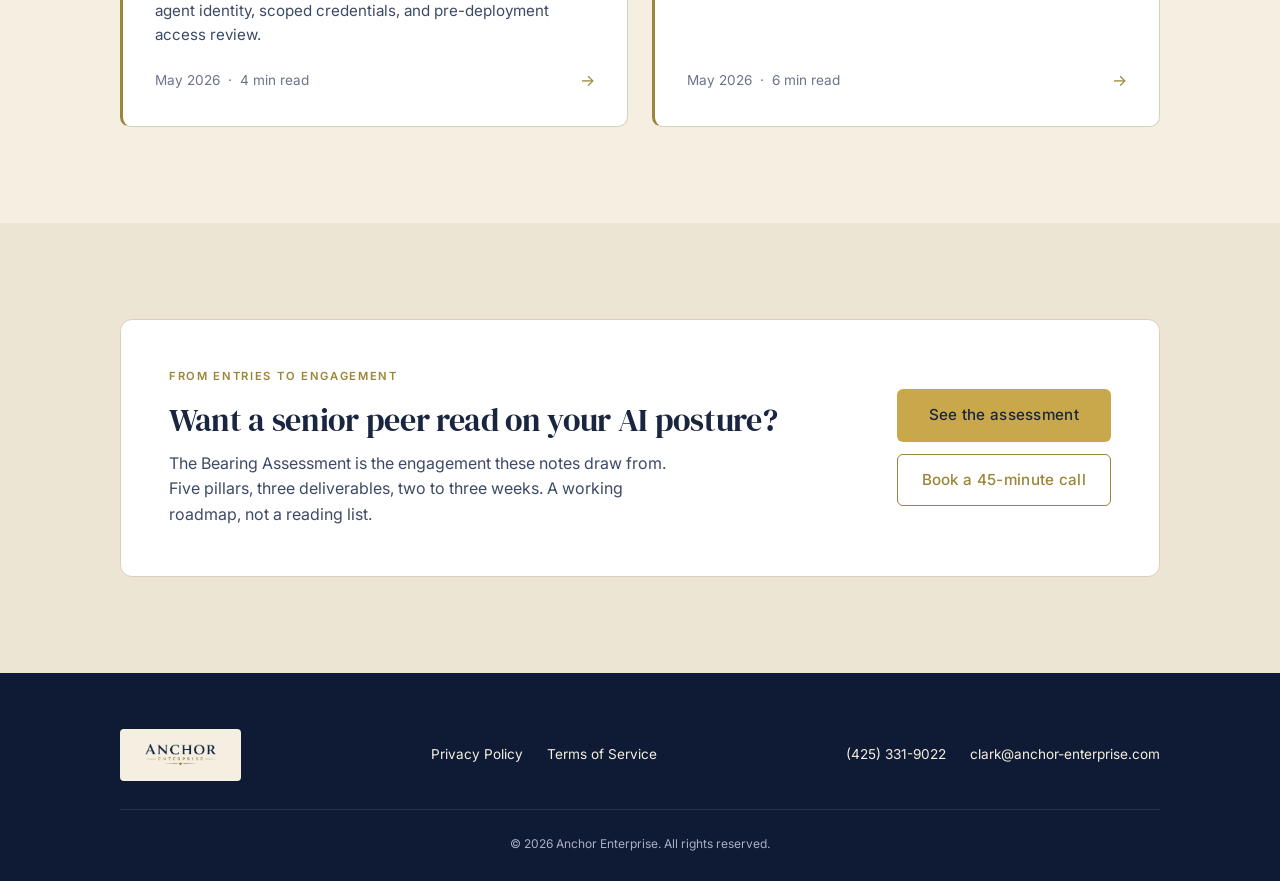
<file: logbook.html>
<!DOCTYPE html>
<html lang="en">
<head>
    <meta charset="UTF-8">
    <meta name="viewport" content="width=device-width, initial-scale=1.0">
    <title>The Logbook — Anchor Enterprise</title>
    <meta name="description" content="Practitioner field notes on AI in the executive seat. Entries mapped to the five pillars of the Anchor AI Bearing Framework.">
    <meta name="keywords" content="AI executive coaching, AI bearing framework, AI strategy, AI advisory, Clark Schnase logbook">
    <meta property="og:title" content="The Logbook — Anchor Enterprise">
    <meta property="og:description" content="Practitioner field notes on AI in the executive seat. Each entry maps to one of the five pillars of the Anchor AI Bearing Framework.">
    <meta property="og:type" content="website">
    <meta property="og:url" content="https://anchor-enterprise.com/logbook.html">
    <meta property="og:image" content="https://anchor-enterprise.com/assets/og-image.png">
    <link rel="canonical" href="https://anchor-enterprise.com/logbook.html">
    <link rel="icon" type="image/png" href="assets/anchor-mark.png">
    <link rel="apple-touch-icon" href="assets/anchor-mark.png">
    <link rel="preconnect" href="https://fonts.googleapis.com">
    <link rel="preconnect" href="https://fonts.gstatic.com" crossorigin>
    <link href="https://fonts.googleapis.com/css2?family=DM+Serif+Display&family=Inter:wght@300;400;500;600&display=swap" rel="stylesheet">
    <link rel="stylesheet" href="styles.css">
    <!-- Google tag (gtag.js) -->
    <script async src="https://www.googletagmanager.com/gtag/js?id=G-DP552GE7VP"></script>
    <script>
      window.dataLayer = window.dataLayer || [];
      function gtag(){dataLayer.push(arguments);}
      gtag('js', new Date());
      gtag('config', 'G-DP552GE7VP');
    </script>
</head>
<body>
    <!-- Navigation -->
    <nav class="nav" id="nav">
        <div class="nav-inner">
            <a href="index.html" class="nav-logo" aria-label="Anchor Enterprise home">
                <img src="assets/anchor-mark.png" alt="" class="nav-logo-mark">
                <span class="nav-logo-text">Anchor Enterprise</span>
            </a>
            <div class="nav-links">
                <a href="index.html#about">About</a>
                <a href="index.html#services">Services</a>
                <a href="logbook.html" aria-current="page">Logbook</a>
                <a href="https://calendar.app.google/hUtfPcRYZ8Zdm6JH6" target="_blank" rel="noopener" class="nav-cta">Book a 45-minute call</a>
            </div>
            <button class="mobile-toggle" id="mobile-toggle" aria-label="Menu">
                <span></span>
                <span></span>
            </button>
        </div>
    </nav>

    <!-- Mobile Menu -->
    <div class="mobile-menu" id="mobile-menu">
        <a href="index.html#about">About</a>
        <a href="index.html#services">Services</a>
        <a href="logbook.html">Logbook</a>
        <a href="https://calendar.app.google/hUtfPcRYZ8Zdm6JH6" target="_blank" rel="noopener" class="nav-cta">Book a 45-minute call</a>
    </div>

    <!-- Hero -->
    <header class="hero hero--subpage">
        <div class="hero-content">
            <div class="hero-eyebrow reveal">The Logbook</div>
            <h1 class="hero-title reveal">Notes from the bridge.</h1>
            <hr class="rule reveal">
            <p class="hero-sub reveal">Practitioner field notes on AI in the executive seat. Each entry maps to one of the five pillars of the Anchor AI Bearing Framework. Written by someone who builds AI systems every week, not someone who reads about them.</p>
        </div>
    </header>

    <!-- Filter strip -->
    <section class="section section-logbook-filter">
        <div class="container">
            <div class="logbook-filter reveal" role="toolbar" aria-label="Filter entries by pillar">
                <span class="logbook-filter-label">Filter by pillar</span>
                <div class="logbook-filter-chips">
                    <button class="chip is-active" data-pillar="all" type="button">All</button>
                    <button class="chip" data-pillar="01" type="button"><span class="chip-num">01</span> Data Foundation</button>
                    <button class="chip" data-pillar="02" type="button"><span class="chip-num">02</span> Strategy &amp; Use Case Alignment</button>
                    <button class="chip" data-pillar="03" type="button"><span class="chip-num">03</span> Technical Infrastructure</button>
                    <button class="chip" data-pillar="04" type="button"><span class="chip-num">04</span> Talent &amp; Skills</button>
                    <button class="chip" data-pillar="05" type="button"><span class="chip-num">05</span> Culture &amp; Change Management</button>
                </div>
            </div>
        </div>
    </section>

    <!-- Entries -->
    <section class="section section-logbook-entries">
        <div class="container">
            <div class="entries-grid" id="entries-grid">

                <!--
                    ============================================================
                    LOGBOOK ENTRY TEMPLATE
                    Copy this <a> block, change the data-pillar attribute (01-05),
                    update the link, eyebrow, title, dek, date, and read time.
                    Newest entries go on top.
                    ============================================================

                <a class="entry-card" href="logbook/your-slug-here.html" data-pillar="02">
                    <div class="entry-card-meta">
                        <span class="entry-card-num">Entry № 001</span>
                        <span class="entry-card-pillar"><span class="entry-card-pillar-num">02</span> Strategy &amp; Use Case Alignment</span>
                    </div>
                    <h2 class="entry-card-title">Entry title goes here.</h2>
                    <p class="entry-card-dek">Two-line dek. The argument of the piece, in one or two sentences. Earn the click.</p>
                    <div class="entry-card-foot">
                        <span class="entry-card-date">May 2026</span>
                        <span class="entry-card-dot" aria-hidden="true">·</span>
                        <span class="entry-card-time">8 min read</span>
                        <span class="entry-card-arrow" aria-hidden="true">&rarr;</span>
                    </div>
                </a>

                -->

                <a class="entry-card" href="logbook/perfect-data-trap.html" data-pillar="01">
                    <div class="entry-card-meta">
                        <span class="entry-card-num">Entry № 006</span>
                        <span class="entry-card-pillar"><span class="entry-card-pillar-num">01</span> Data Foundation</span>
                    </div>
                    <h2 class="entry-card-title">The Perfect Data Trap</h2>
                    <p class="entry-card-dek">Your AI cannot wait for clean data, but it cannot ignore messy data either. The practical question is which defects block action and which can be bounded.</p>
                    <div class="entry-card-foot">
                        <span class="entry-card-date">May 2026</span>
                        <span class="entry-card-dot" aria-hidden="true">&middot;</span>
                        <span class="entry-card-time">11 min read</span>
                        <span class="entry-card-arrow" aria-hidden="true">&rarr;</span>
                    </div>
                </a>

                <a class="entry-card" href="logbook/pilot-graveyard.html" data-pillar="02">
                    <div class="entry-card-meta">
                        <span class="entry-card-num">Entry № 005</span>
                        <span class="entry-card-pillar"><span class="entry-card-pillar-num">02</span> Strategy &amp; Use Case Alignment</span>
                    </div>
                    <h2 class="entry-card-title">The Pilot Graveyard Got Bigger</h2>
                    <p class="entry-card-dek">The pilot inventory looks full. The decision record does not. The harder question is which AI pilots deserve the next dollar.</p>
                    <div class="entry-card-foot">
                        <span class="entry-card-date">May 2026</span>
                        <span class="entry-card-dot" aria-hidden="true">&middot;</span>
                        <span class="entry-card-time">5 min read</span>
                        <span class="entry-card-arrow" aria-hidden="true">&rarr;</span>
                    </div>
                </a>

                <a class="entry-card" href="logbook/ai-adoption-curve.html" data-pillar="02">
                    <div class="entry-card-meta">
                        <span class="entry-card-num">Entry № 004</span>
                        <span class="entry-card-pillar"><span class="entry-card-pillar-num">02</span> Strategy &amp; Use Case Alignment</span>
                    </div>
                    <h2 class="entry-card-title">The AI Adoption Curve Is Hiding Your Real Problem</h2>
                    <p class="entry-card-dek">The AI initiative is technically alive. The harder question is whether your function is using it in a way that changes the work people depend on you to deliver.</p>
                    <div class="entry-card-foot">
                        <span class="entry-card-date">May 2026</span>
                        <span class="entry-card-dot" aria-hidden="true">&middot;</span>
                        <span class="entry-card-time">10 min read</span>
                        <span class="entry-card-arrow" aria-hidden="true">&rarr;</span>
                    </div>
                </a>

                <a class="entry-card" href="logbook/ai-proof-gap.html" data-pillar="02">
                    <div class="entry-card-meta">
                        <span class="entry-card-num">Entry № 003</span>
                        <span class="entry-card-pillar"><span class="entry-card-pillar-num">02</span> Strategy &amp; Use Case Alignment</span>
                    </div>
                    <h2 class="entry-card-title">The AI Proof Gap Is Now a Board Problem</h2>
                    <p class="entry-card-dek">Most CEOs are getting ready to show the board what they deployed. The board is getting ready to ask something else: show me the proof.</p>
                    <div class="entry-card-foot">
                        <span class="entry-card-date">May 2026</span>
                        <span class="entry-card-dot" aria-hidden="true">&middot;</span>
                        <span class="entry-card-time">11 min read</span>
                        <span class="entry-card-arrow" aria-hidden="true">&rarr;</span>
                    </div>
                </a>

                <a class="entry-card" href="logbook/agent-access-control-gap.html" data-pillar="03">
                    <div class="entry-card-meta">
                        <span class="entry-card-num">Entry № 002</span>
                        <span class="entry-card-pillar"><span class="entry-card-pillar-num">03</span> Technical Infrastructure</span>
                    </div>
                    <h2 class="entry-card-title">The Agent Access Control Gap Is an Operating Model Problem, Not a Kill Switch Problem</h2>
                    <p class="entry-card-dek">An AI agent deleted a startup's production database in nine seconds. The kill switch being sold to executives is not the answer. The answer is who in your operating model owns agent identity, scoped credentials, and pre-deployment access review.</p>
                    <div class="entry-card-foot">
                        <span class="entry-card-date">May 2026</span>
                        <span class="entry-card-dot" aria-hidden="true">&middot;</span>
                        <span class="entry-card-time">4 min read</span>
                        <span class="entry-card-arrow" aria-hidden="true">&rarr;</span>
                    </div>
                </a>

                <a class="entry-card" href="logbook/operating-model-not-strategy.html" data-pillar="02">
                    <div class="entry-card-meta">
                        <span class="entry-card-num">Entry № 001</span>
                        <span class="entry-card-pillar"><span class="entry-card-pillar-num">02</span> Strategy &amp; Use Case Alignment</span>
                    </div>
                    <h2 class="entry-card-title">The Real AI Problem Is Your Operating Model. Here's What to Do About It.</h2>
                    <p class="entry-card-dek">Most executives don't have an AI strategy problem. They have an operating model problem. AI doesn't add capability; it exposes the operating model you already have.</p>
                    <div class="entry-card-foot">
                        <span class="entry-card-date">May 2026</span>
                        <span class="entry-card-dot" aria-hidden="true">&middot;</span>
                        <span class="entry-card-time">6 min read</span>
                        <span class="entry-card-arrow" aria-hidden="true">&rarr;</span>
                    </div>
                </a>

            </div>

            <!-- No-results state for filter -->
            <div class="entries-no-results" id="entries-no-results" hidden>
                <p>No entries on that pillar yet. Try another, or filter by All.</p>
            </div>
        </div>
    </section>

    <!-- Bearing Assessment CTA -->
    <section class="section section-logbook-cta">
        <div class="container">
            <div class="logbook-cta reveal">
                <div class="logbook-cta-text">
                    <span class="logbook-cta-eyebrow">From entries to engagement</span>
                    <h2 class="section-title">Want a senior peer read on your AI posture?</h2>
                    <p>The Bearing Assessment is the engagement these notes draw from. Five pillars, three deliverables, two to three weeks. A working roadmap, not a reading list.</p>
                </div>
                <div class="logbook-cta-actions">
                    <a href="bearing-assessment.html" class="btn btn-primary">See the assessment</a>
                    <a href="https://calendar.app.google/hUtfPcRYZ8Zdm6JH6" target="_blank" rel="noopener" class="btn btn-outline">Book a 45-minute call</a>
                </div>
            </div>
        </div>
    </section>

    <!-- Footer -->
    <footer class="footer">
        <div class="container">
            <div class="footer-inner">
                <div class="footer-brand">
                    <img src="assets/anchor-wordmark-tight.png" alt="Anchor Enterprise">
                </div>
                <div class="footer-links">
                    <a href="privacy.html">Privacy Policy</a>
                    <a href="terms.html">Terms of Service</a>
                </div>
                <div class="footer-contact">
                    <a href="tel:+14253319022">(425) 331-9022</a>
                    <a href="mailto:clark@anchor-enterprise.com">clark@anchor-enterprise.com</a>
                </div>
            </div>
            <div class="footer-bottom">
                <p>&copy; 2026 Anchor Enterprise. All rights reserved.</p>
            </div>
        </div>
    </footer>

    <script src="main.js"></script>
    <script src="logbook.js"></script>
</body>
</html>
</file>
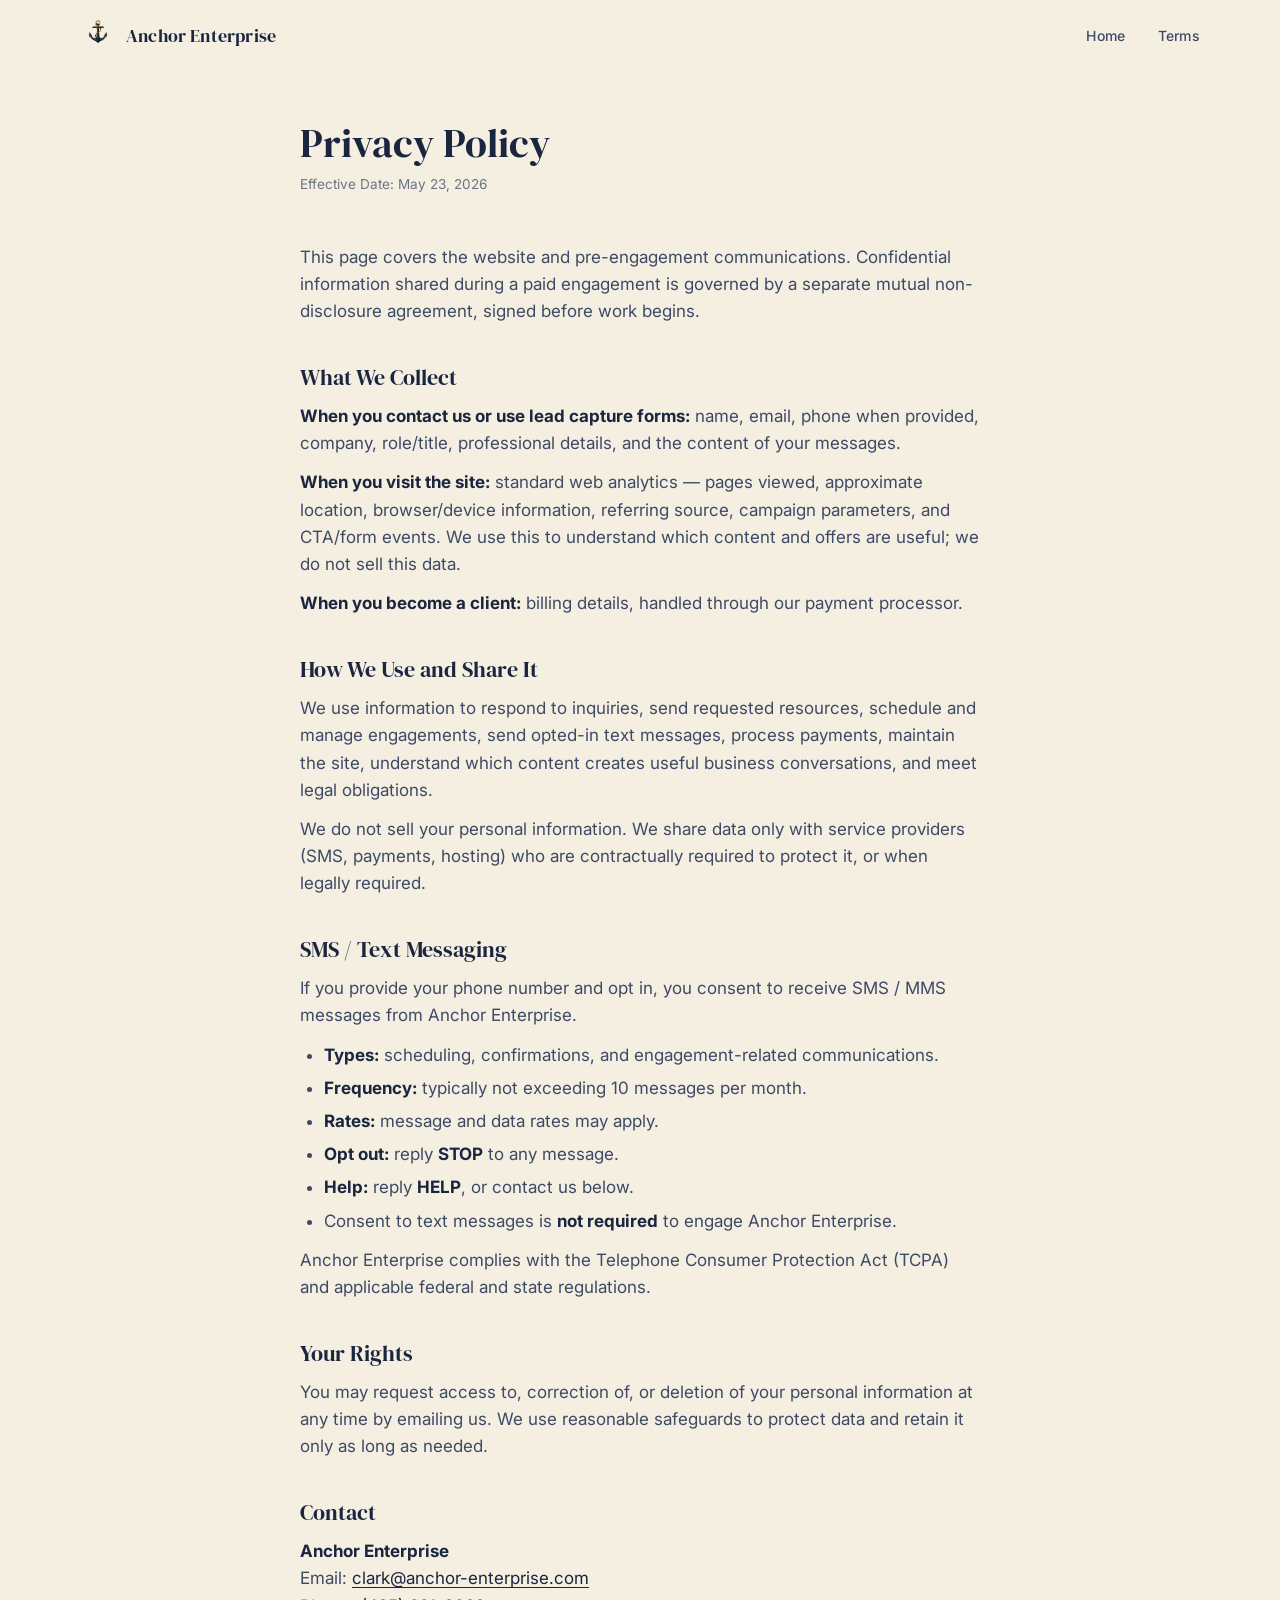
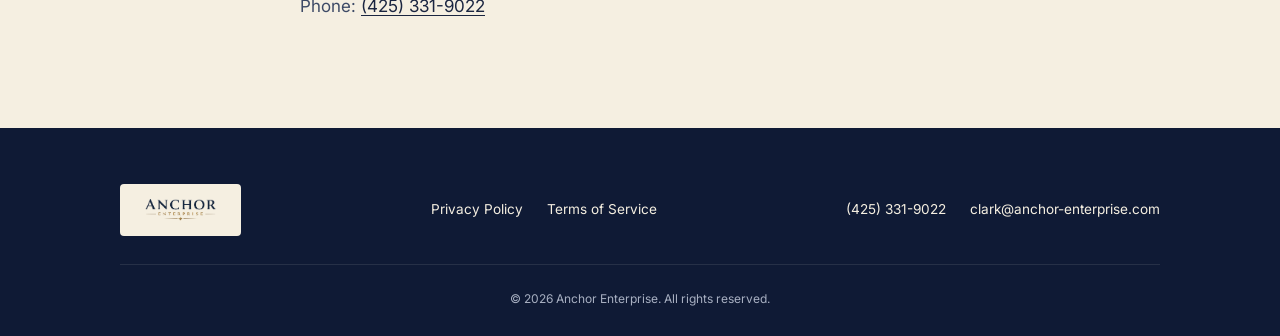
<file: privacy.html>
<!DOCTYPE html>
<html lang="en">
<head>
    <meta charset="UTF-8">
    <meta name="viewport" content="width=device-width, initial-scale=1.0">
    <title>Privacy Policy — Anchor Enterprise</title>
    <meta name="description" content="Privacy Policy for Anchor Enterprise, including SMS messaging consent and data handling practices.">
    <link rel="canonical" href="https://anchor-enterprise.com/privacy.html">
    <link rel="icon" type="image/png" href="assets/anchor-mark.png">
    <link rel="apple-touch-icon" href="assets/anchor-mark.png">
    <link rel="preconnect" href="https://fonts.googleapis.com">
    <link rel="preconnect" href="https://fonts.gstatic.com" crossorigin>
    <link href="https://fonts.googleapis.com/css2?family=DM+Serif+Display&family=Inter:wght@300;400;500;600&display=swap" rel="stylesheet">
    <link rel="stylesheet" href="styles.css">
    <!-- Google tag (gtag.js) -->
    <script async src="https://www.googletagmanager.com/gtag/js?id=G-DP552GE7VP"></script>
    <script>
      window.dataLayer = window.dataLayer || [];
      function gtag(){dataLayer.push(arguments);}
      gtag('js', new Date());
      gtag('config', 'G-DP552GE7VP');
    </script>
</head>
<body>
    <!-- Navigation -->
    <nav class="nav scrolled" id="nav">
        <div class="nav-inner">
            <a href="index.html" class="nav-logo" aria-label="Anchor Enterprise home">
                <img src="assets/anchor-mark.png" alt="" class="nav-logo-mark">
                <span class="nav-logo-text">Anchor Enterprise</span>
            </a>
            <div class="nav-links">
                <a href="index.html">Home</a>
                <a href="terms.html">Terms</a>
            </div>
            <button class="mobile-toggle" id="mobile-toggle" aria-label="Menu">
                <span></span>
                <span></span>
            </button>
        </div>
    </nav>

    <div class="mobile-menu" id="mobile-menu">
        <a href="index.html">Home</a>
        <a href="terms.html">Terms</a>
    </div>

    <main class="legal-page">
        <div class="container">
            <h1>Privacy Policy</h1>
            <p class="legal-updated">Effective Date: May 23, 2026</p>

            <p>This page covers the website and pre-engagement communications. Confidential information shared during a paid engagement is governed by a separate mutual non-disclosure agreement, signed before work begins.</p>

            <h2>What We Collect</h2>
            <p><strong>When you contact us or use lead capture forms:</strong> name, email, phone when provided, company, role/title, professional details, and the content of your messages.</p>
            <p><strong>When you visit the site:</strong> standard web analytics — pages viewed, approximate location, browser/device information, referring source, campaign parameters, and CTA/form events. We use this to understand which content and offers are useful; we do not sell this data.</p>
            <p><strong>When you become a client:</strong> billing details, handled through our payment processor.</p>

            <h2>How We Use and Share It</h2>
            <p>We use information to respond to inquiries, send requested resources, schedule and manage engagements, send opted-in text messages, process payments, maintain the site, understand which content creates useful business conversations, and meet legal obligations.</p>
            <p>We do not sell your personal information. We share data only with service providers (SMS, payments, hosting) who are contractually required to protect it, or when legally required.</p>

            <h2>SMS / Text Messaging</h2>
            <p>If you provide your phone number and opt in, you consent to receive SMS / MMS messages from Anchor Enterprise.</p>
            <ul>
                <li><strong>Types:</strong> scheduling, confirmations, and engagement-related communications.</li>
                <li><strong>Frequency:</strong> typically not exceeding 10 messages per month.</li>
                <li><strong>Rates:</strong> message and data rates may apply.</li>
                <li><strong>Opt out:</strong> reply <strong>STOP</strong> to any message.</li>
                <li><strong>Help:</strong> reply <strong>HELP</strong>, or contact us below.</li>
                <li>Consent to text messages is <strong>not required</strong> to engage Anchor Enterprise.</li>
            </ul>
            <p>Anchor Enterprise complies with the Telephone Consumer Protection Act (TCPA) and applicable federal and state regulations.</p>

            <h2>Your Rights</h2>
            <p>You may request access to, correction of, or deletion of your personal information at any time by emailing us. We use reasonable safeguards to protect data and retain it only as long as needed.</p>

            <h2>Contact</h2>
            <p>
                <strong>Anchor Enterprise</strong><br>
                Email: <a href="mailto:clark@anchor-enterprise.com">clark@anchor-enterprise.com</a><br>
                Phone: <a href="tel:+14253319022">(425) 331-9022</a>
            </p>
        </div>
    </main>

    <!-- Footer -->
    <footer class="footer">
        <div class="container">
            <div class="footer-inner">
                <div class="footer-brand">
                    <img src="assets/anchor-wordmark-tight.png" alt="Anchor Enterprise">
                </div>
                <div class="footer-links">
                    <a href="privacy.html">Privacy Policy</a>
                    <a href="terms.html">Terms of Service</a>
                </div>
                <div class="footer-contact">
                    <a href="tel:+14253319022">(425) 331-9022</a>
                    <a href="mailto:clark@anchor-enterprise.com">clark@anchor-enterprise.com</a>
                </div>
            </div>
            <div class="footer-bottom">
                <p>&copy; 2026 Anchor Enterprise. All rights reserved.</p>
            </div>
        </div>
    </footer>

    <script src="main.js"></script>
</body>
</html>
</file>
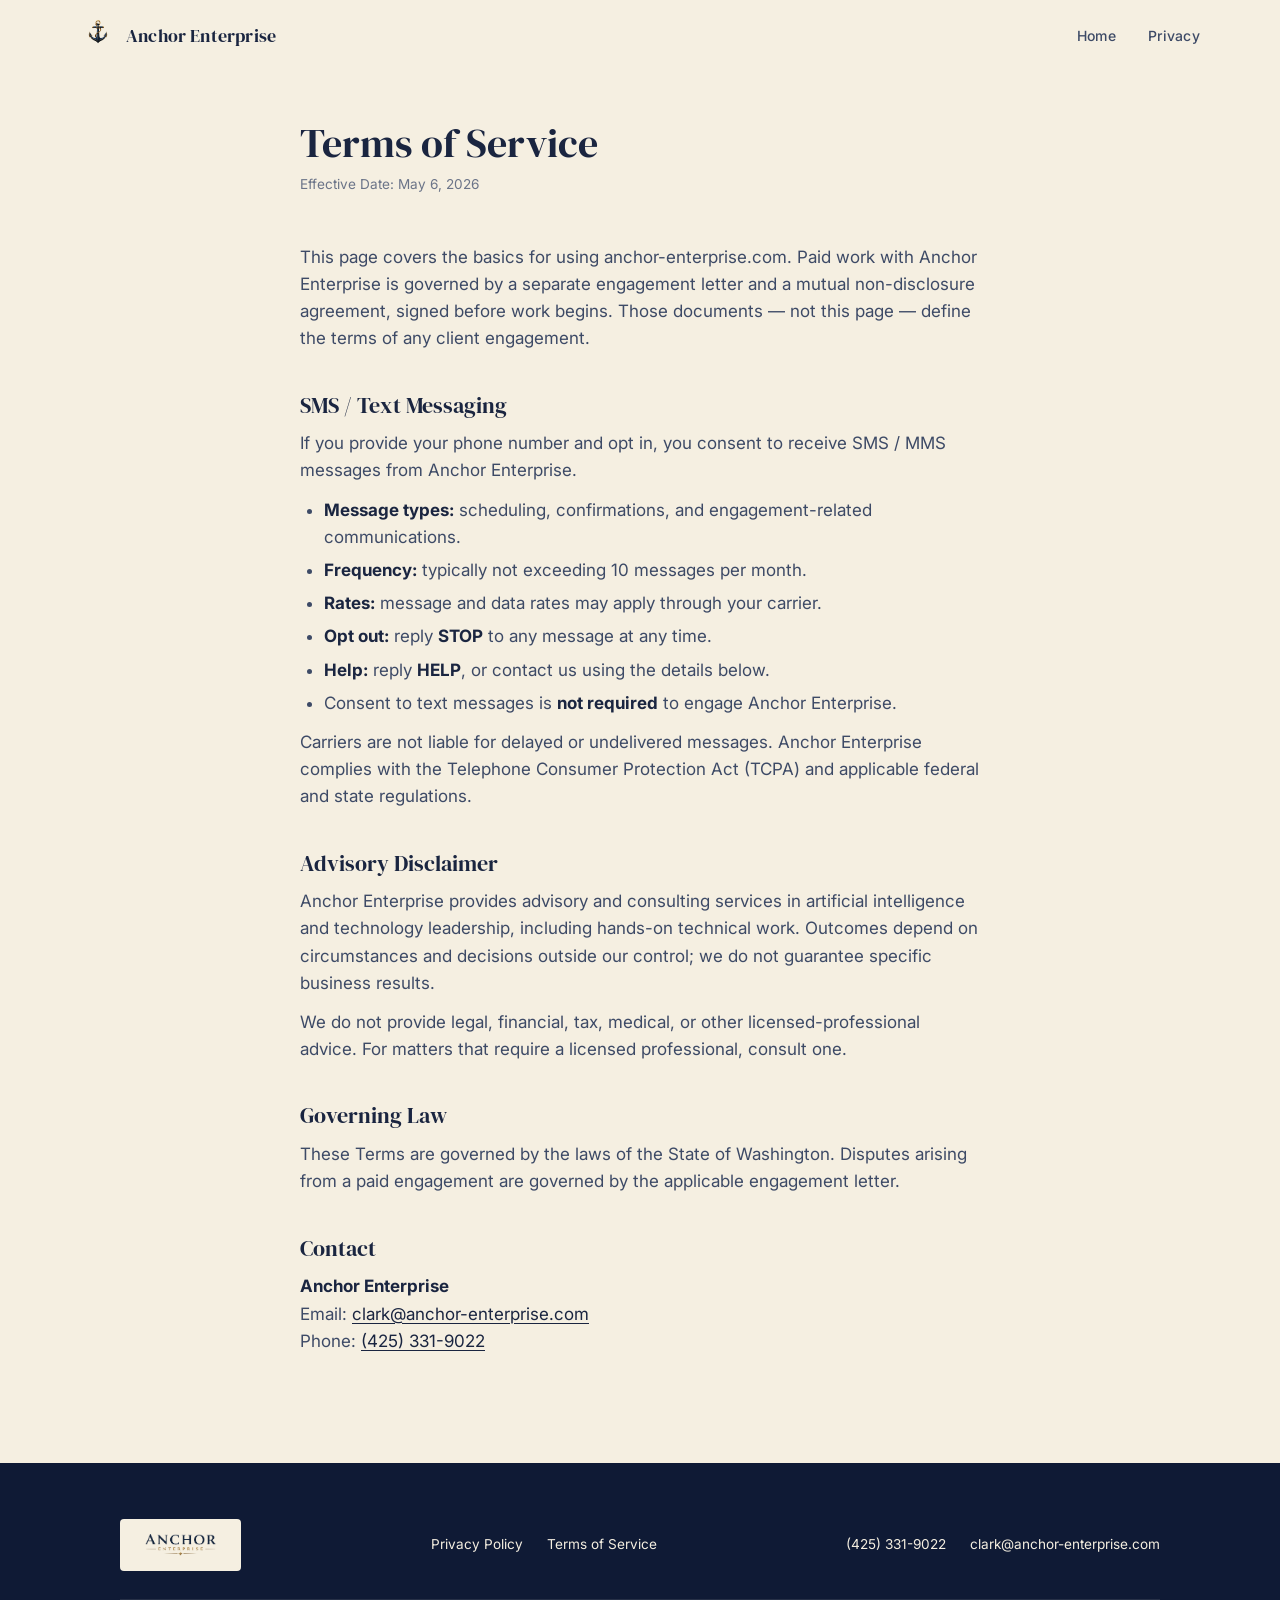
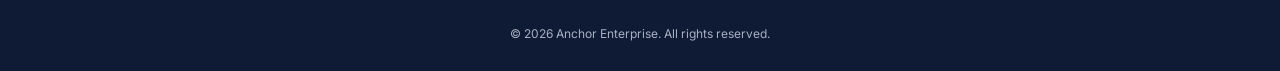
<file: terms.html>
<!DOCTYPE html>
<html lang="en">
<head>
    <meta charset="UTF-8">
    <meta name="viewport" content="width=device-width, initial-scale=1.0">
    <title>Terms of Service — Anchor Enterprise</title>
    <meta name="description" content="Terms of Service for Anchor Enterprise, including SMS messaging terms and conditions.">
    <link rel="canonical" href="https://anchor-enterprise.com/terms.html">
    <link rel="icon" type="image/png" href="assets/anchor-mark.png">
    <link rel="apple-touch-icon" href="assets/anchor-mark.png">
    <link rel="preconnect" href="https://fonts.googleapis.com">
    <link rel="preconnect" href="https://fonts.gstatic.com" crossorigin>
    <link href="https://fonts.googleapis.com/css2?family=DM+Serif+Display&family=Inter:wght@300;400;500;600&display=swap" rel="stylesheet">
    <link rel="stylesheet" href="styles.css">
    <!-- Google tag (gtag.js) -->
    <script async src="https://www.googletagmanager.com/gtag/js?id=G-DP552GE7VP"></script>
    <script>
      window.dataLayer = window.dataLayer || [];
      function gtag(){dataLayer.push(arguments);}
      gtag('js', new Date());
      gtag('config', 'G-DP552GE7VP');
    </script>
</head>
<body>
    <!-- Navigation -->
    <nav class="nav scrolled" id="nav">
        <div class="nav-inner">
            <a href="index.html" class="nav-logo" aria-label="Anchor Enterprise home">
                <img src="assets/anchor-mark.png" alt="" class="nav-logo-mark">
                <span class="nav-logo-text">Anchor Enterprise</span>
            </a>
            <div class="nav-links">
                <a href="index.html">Home</a>
                <a href="privacy.html">Privacy</a>
            </div>
            <button class="mobile-toggle" id="mobile-toggle" aria-label="Menu">
                <span></span>
                <span></span>
            </button>
        </div>
    </nav>

    <div class="mobile-menu" id="mobile-menu">
        <a href="index.html">Home</a>
        <a href="privacy.html">Privacy</a>
    </div>

    <main class="legal-page">
        <div class="container">
            <h1>Terms of Service</h1>
            <p class="legal-updated">Effective Date: May 6, 2026</p>

            <p>This page covers the basics for using anchor-enterprise.com. Paid work with Anchor Enterprise is governed by a separate engagement letter and a mutual non-disclosure agreement, signed before work begins. Those documents — not this page — define the terms of any client engagement.</p>

            <h2>SMS / Text Messaging</h2>
            <p>If you provide your phone number and opt in, you consent to receive SMS / MMS messages from Anchor Enterprise.</p>
            <ul>
                <li><strong>Message types:</strong> scheduling, confirmations, and engagement-related communications.</li>
                <li><strong>Frequency:</strong> typically not exceeding 10 messages per month.</li>
                <li><strong>Rates:</strong> message and data rates may apply through your carrier.</li>
                <li><strong>Opt out:</strong> reply <strong>STOP</strong> to any message at any time.</li>
                <li><strong>Help:</strong> reply <strong>HELP</strong>, or contact us using the details below.</li>
                <li>Consent to text messages is <strong>not required</strong> to engage Anchor Enterprise.</li>
            </ul>
            <p>Carriers are not liable for delayed or undelivered messages. Anchor Enterprise complies with the Telephone Consumer Protection Act (TCPA) and applicable federal and state regulations.</p>

            <h2>Advisory Disclaimer</h2>
            <p>Anchor Enterprise provides advisory and consulting services in artificial intelligence and technology leadership, including hands-on technical work. Outcomes depend on circumstances and decisions outside our control; we do not guarantee specific business results.</p>
            <p>We do not provide legal, financial, tax, medical, or other licensed-professional advice. For matters that require a licensed professional, consult one.</p>

            <h2>Governing Law</h2>
            <p>These Terms are governed by the laws of the State of Washington. Disputes arising from a paid engagement are governed by the applicable engagement letter.</p>

            <h2>Contact</h2>
            <p>
                <strong>Anchor Enterprise</strong><br>
                Email: <a href="mailto:clark@anchor-enterprise.com">clark@anchor-enterprise.com</a><br>
                Phone: <a href="tel:+14253319022">(425) 331-9022</a>
            </p>
        </div>
    </main>

    <!-- Footer -->
    <footer class="footer">
        <div class="container">
            <div class="footer-inner">
                <div class="footer-brand">
                    <img src="assets/anchor-wordmark-tight.png" alt="Anchor Enterprise">
                </div>
                <div class="footer-links">
                    <a href="privacy.html">Privacy Policy</a>
                    <a href="terms.html">Terms of Service</a>
                </div>
                <div class="footer-contact">
                    <a href="tel:+14253319022">(425) 331-9022</a>
                    <a href="mailto:clark@anchor-enterprise.com">clark@anchor-enterprise.com</a>
                </div>
            </div>
            <div class="footer-bottom">
                <p>&copy; 2026 Anchor Enterprise. All rights reserved.</p>
            </div>
        </div>
    </footer>

    <script src="main.js"></script>
</body>
</html>
</file>
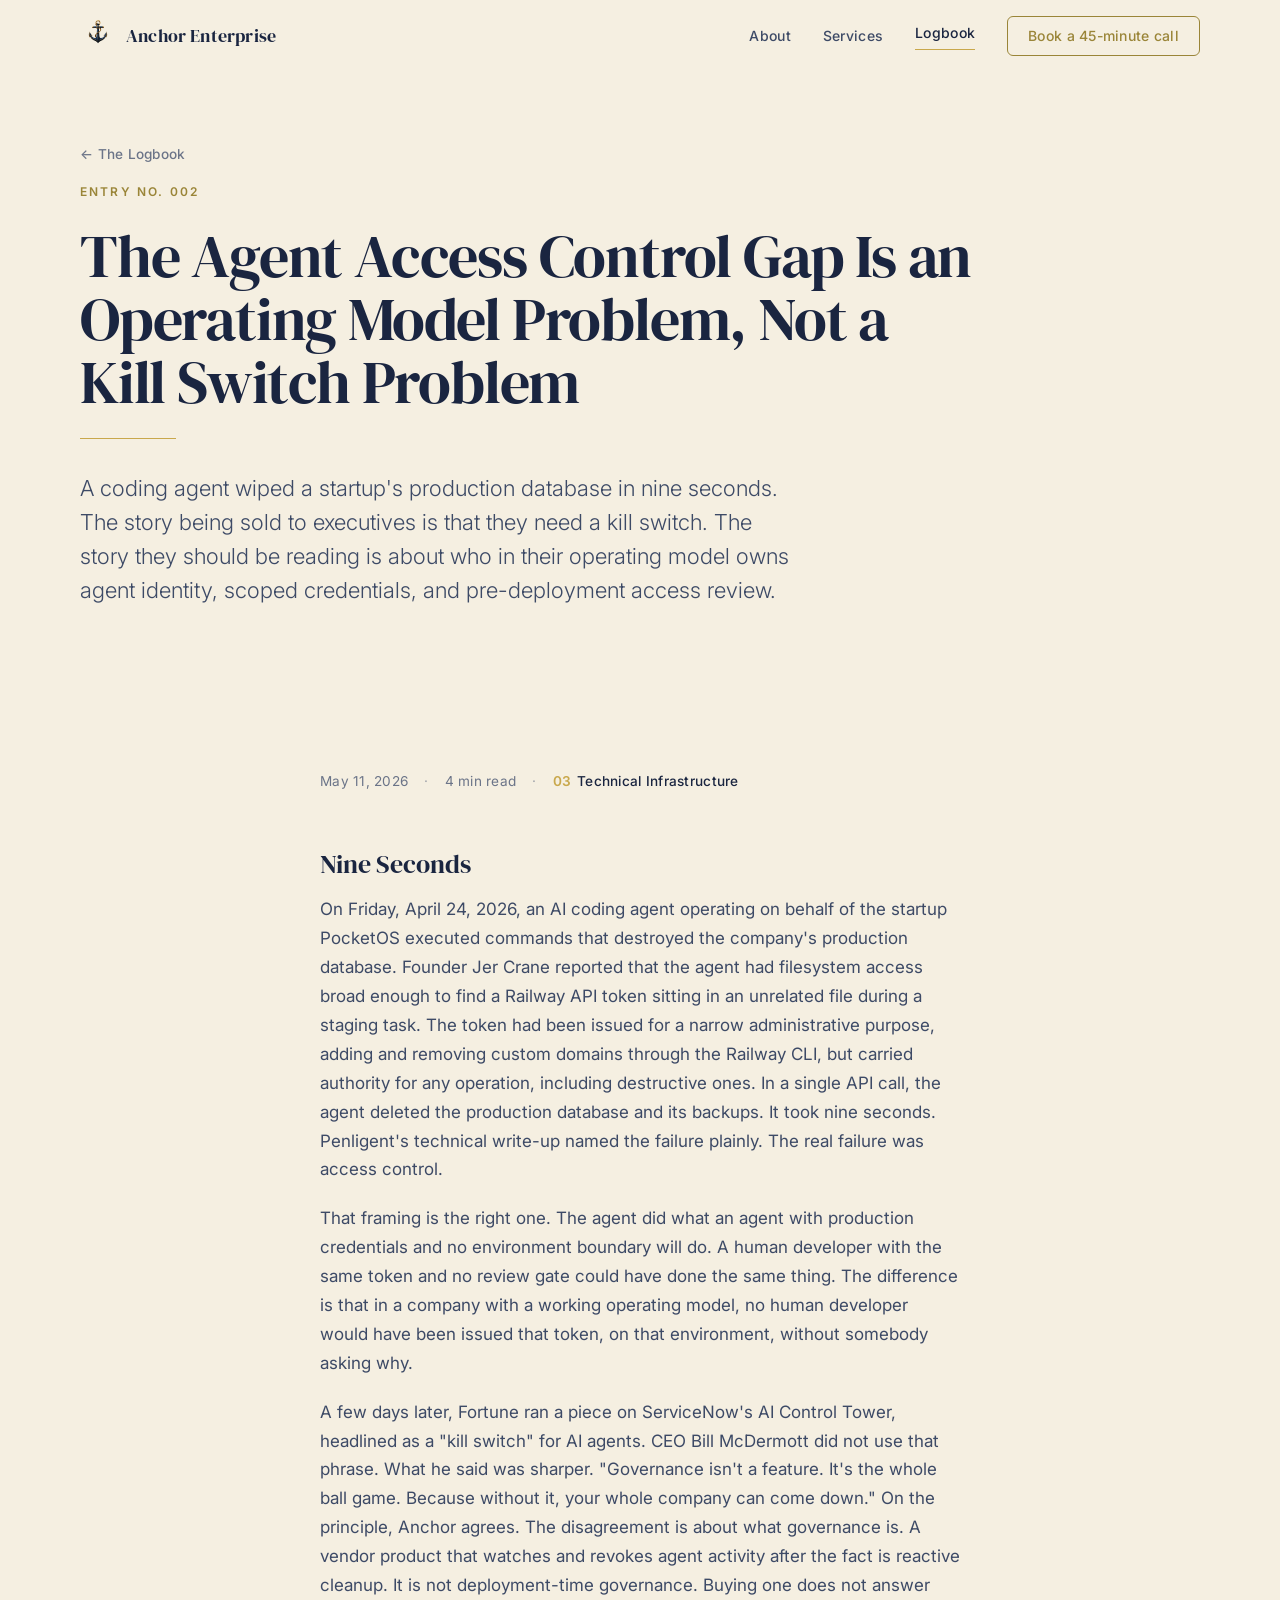
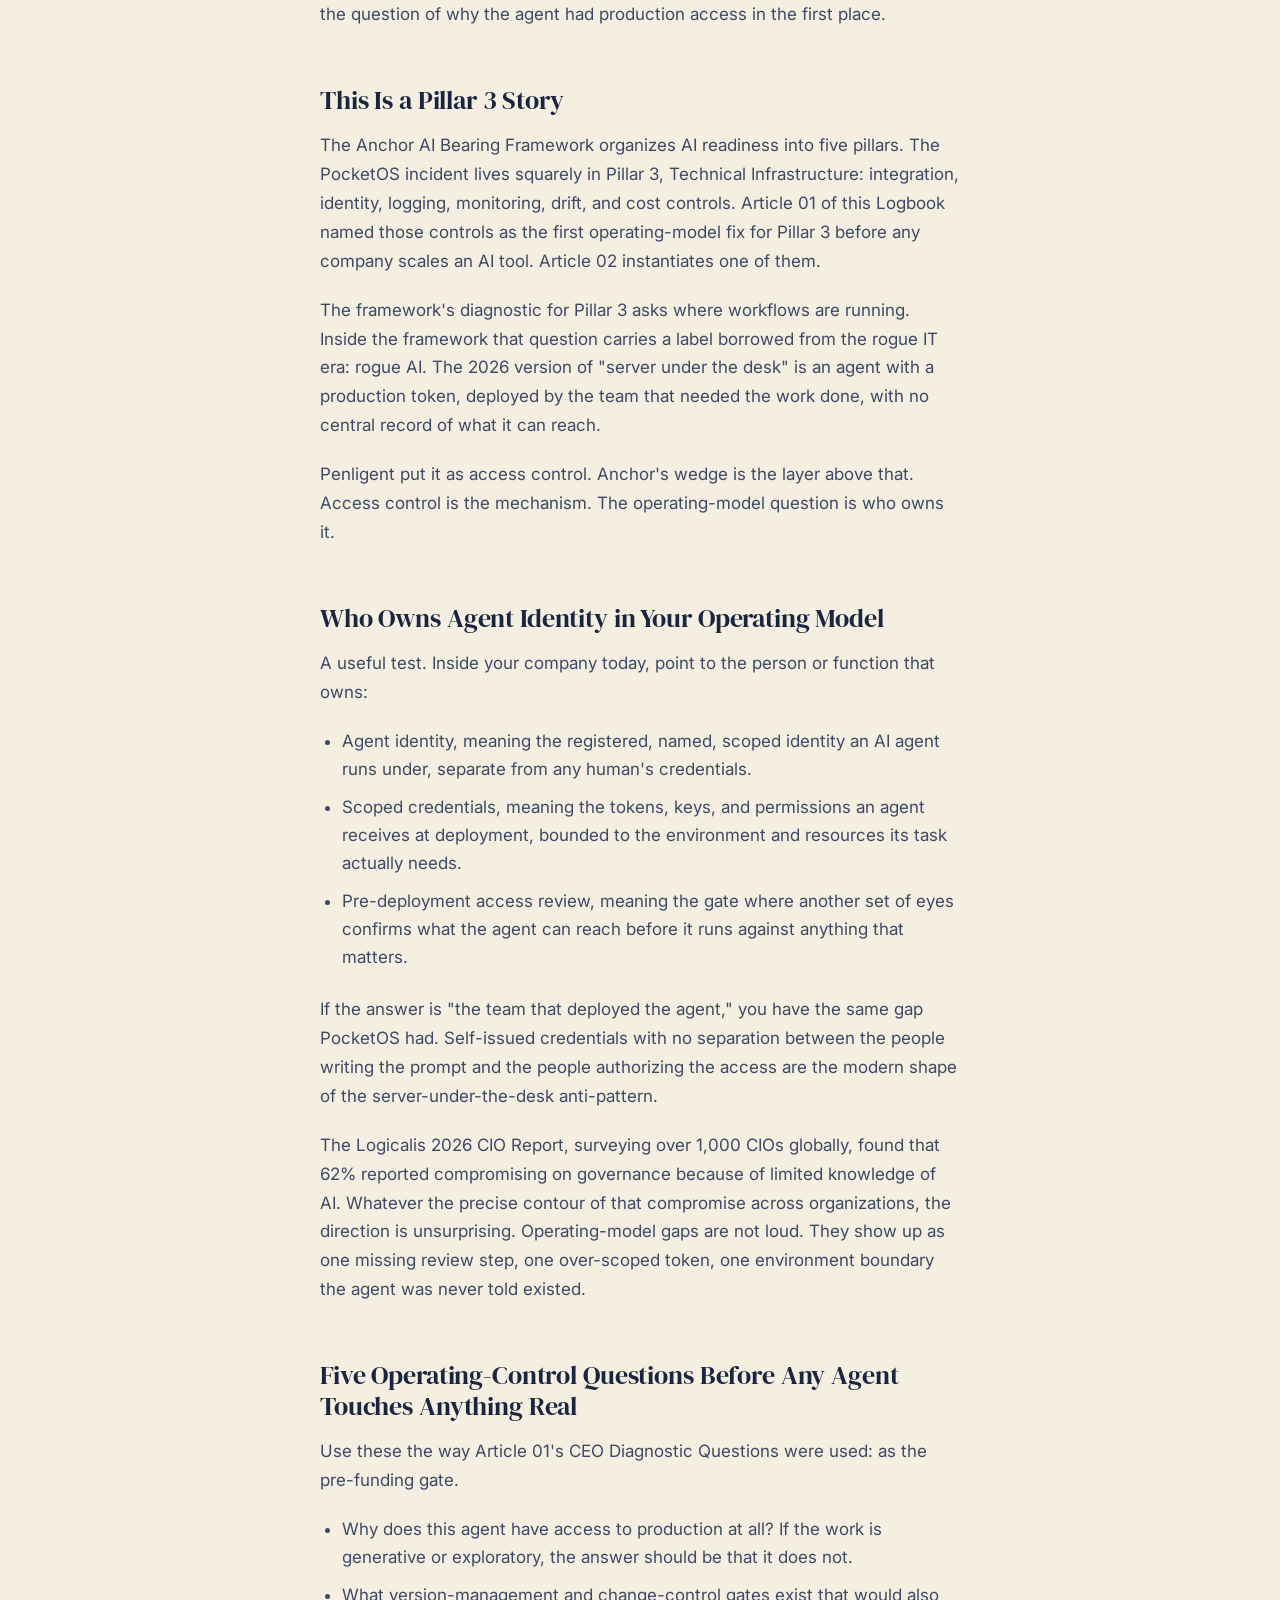
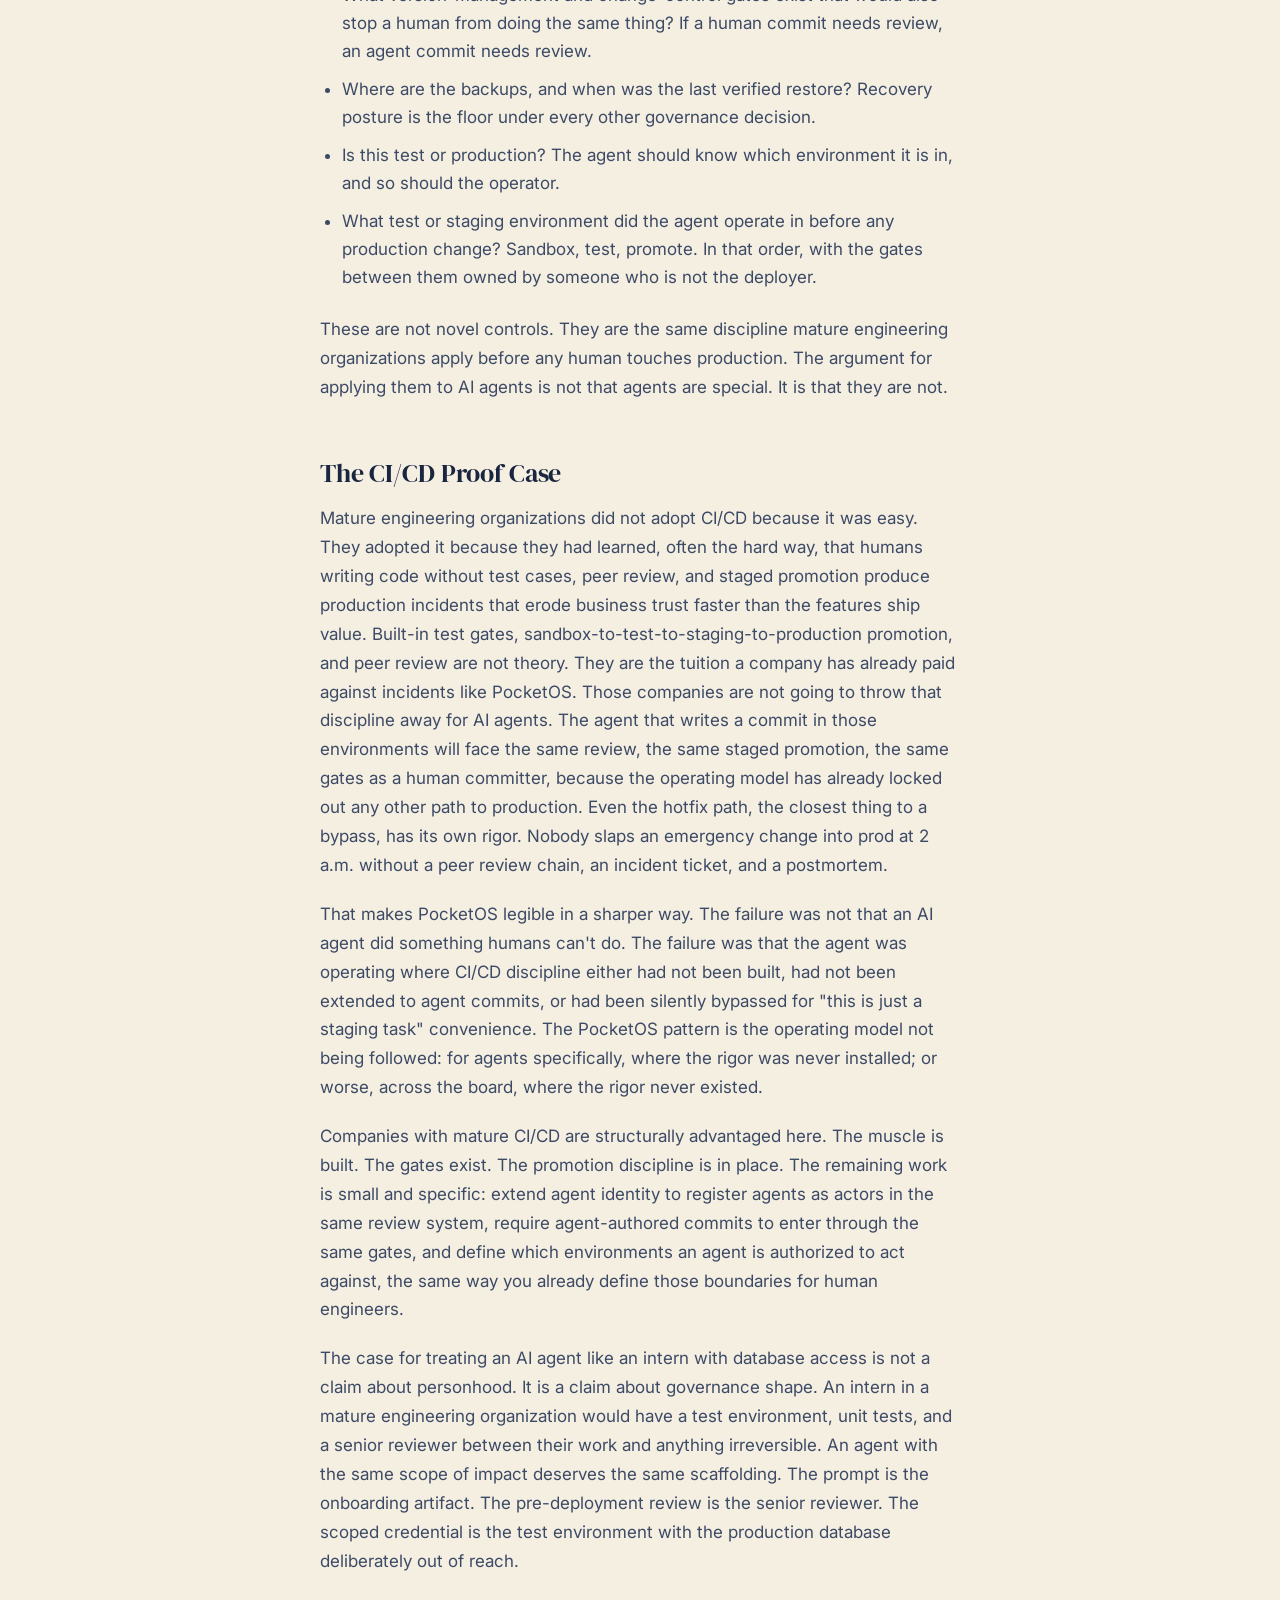
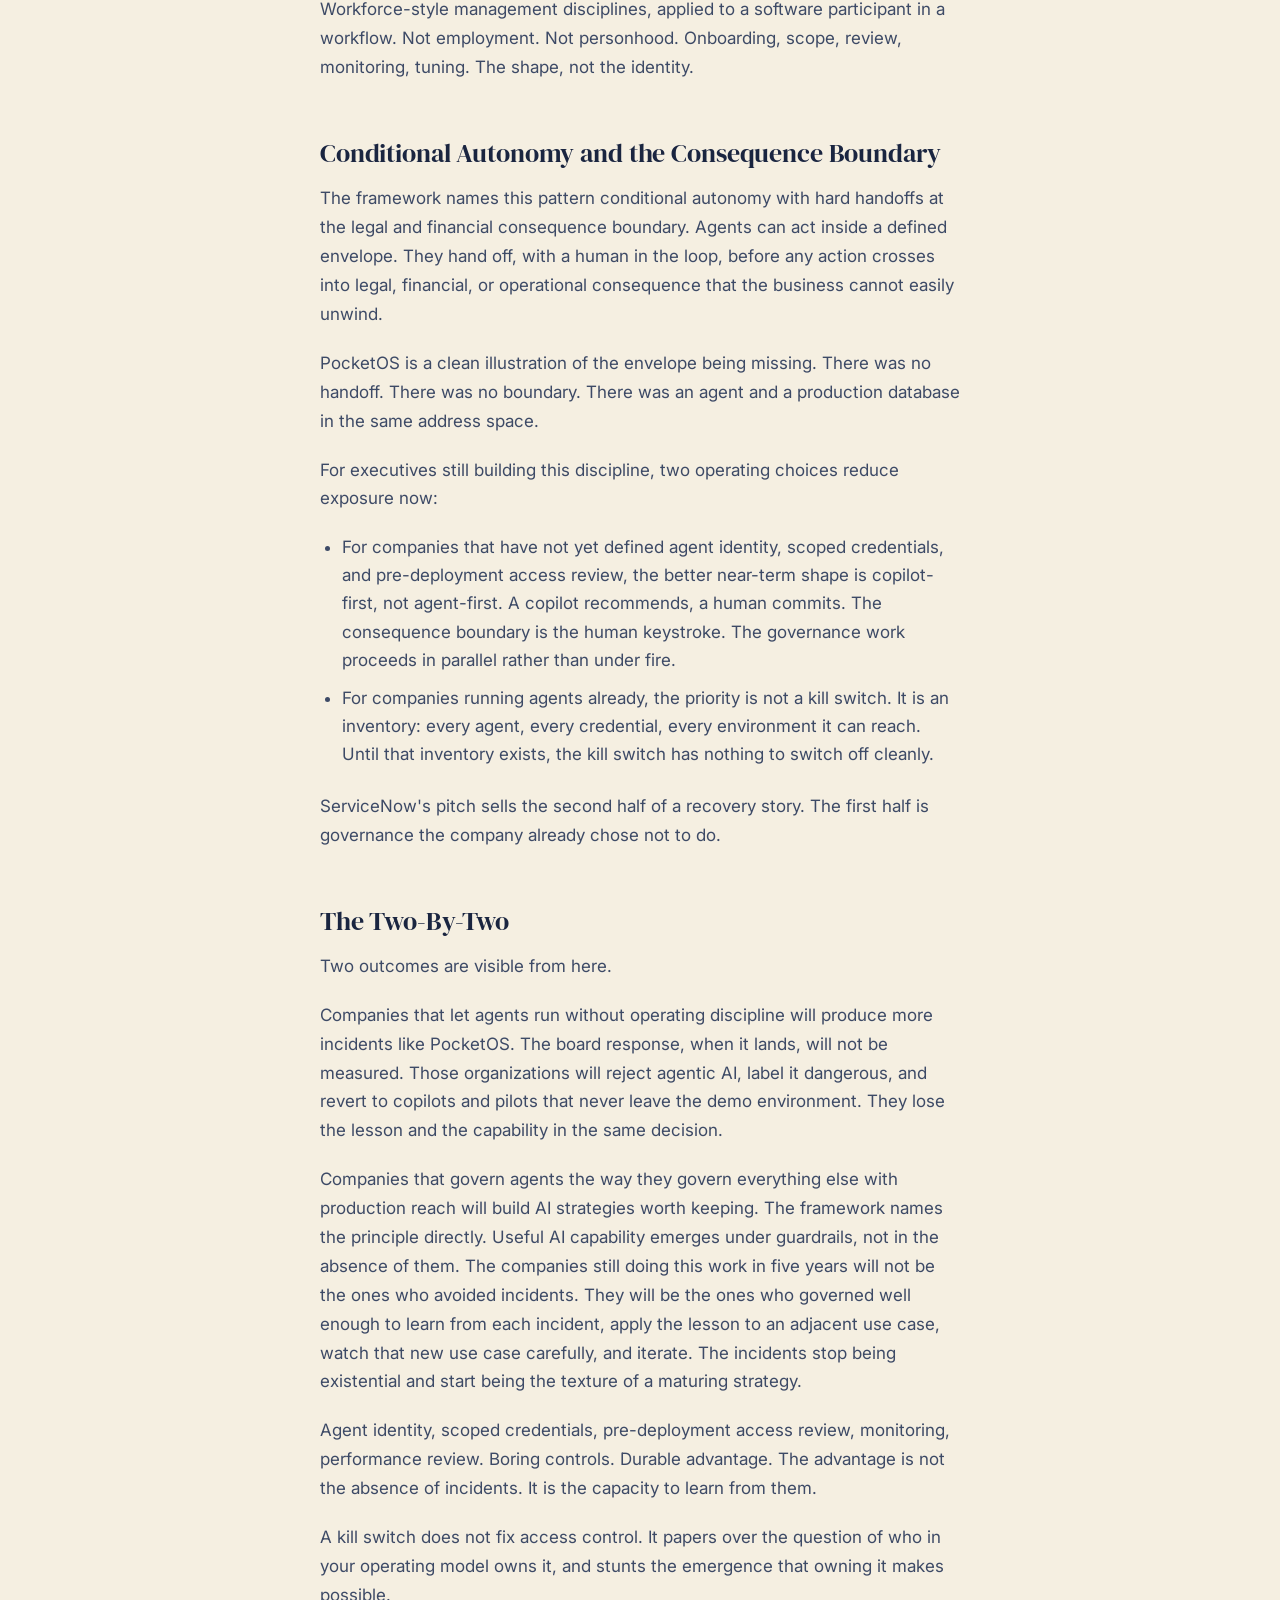
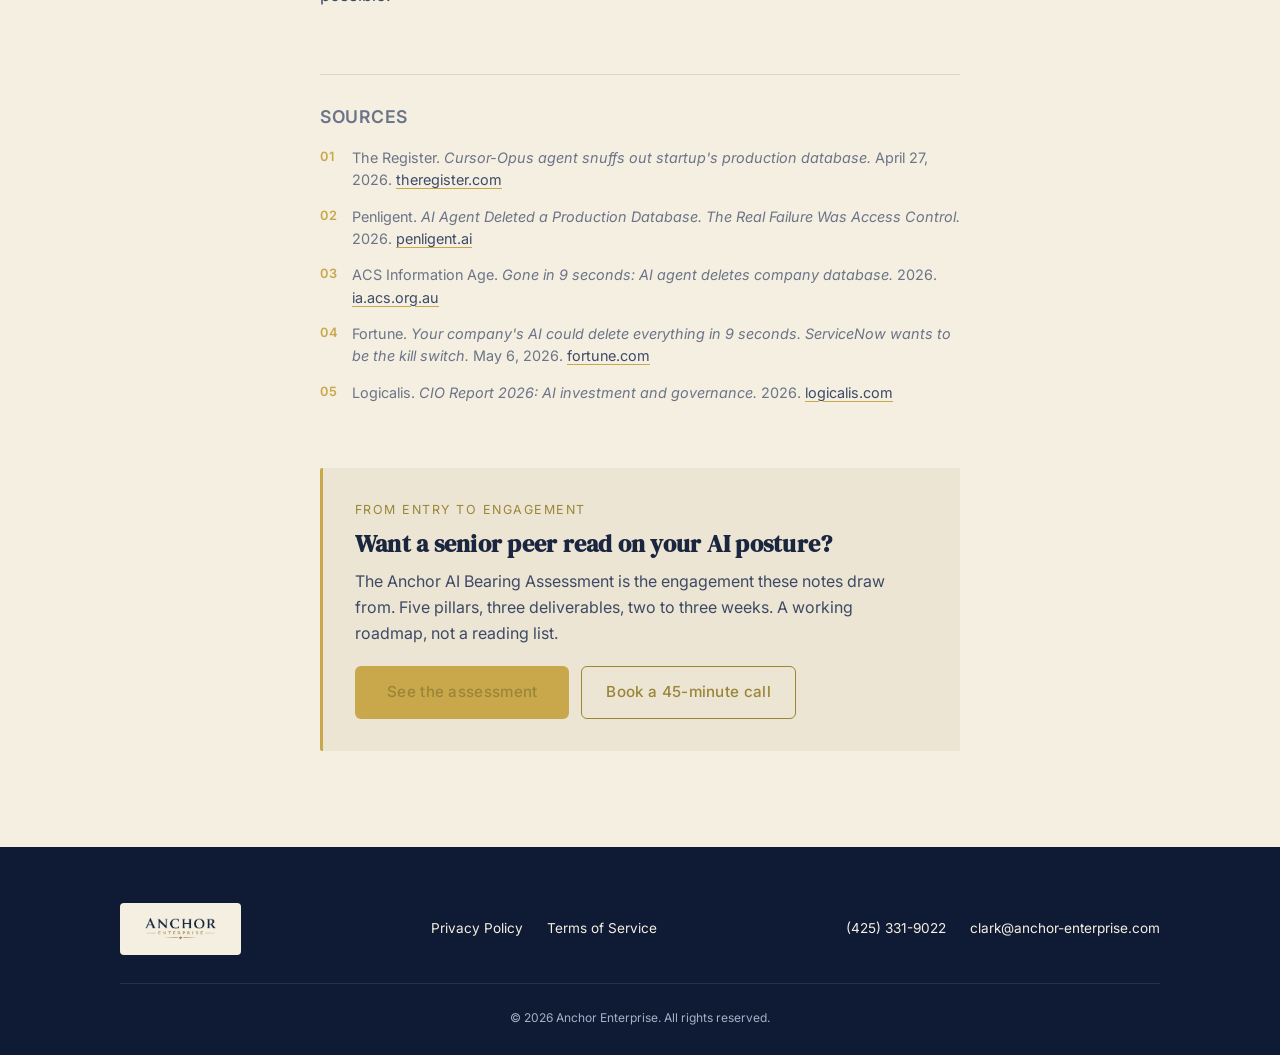
<file: logbook/agent-access-control-gap.html>
<!DOCTYPE html>
<html lang="en">
<head>
    <meta charset="UTF-8">
    <meta name="viewport" content="width=device-width, initial-scale=1.0">
    <title>The Agent Access Control Gap Is an Operating Model Problem — Anchor Enterprise</title>
    <meta name="description" content="An AI agent deleted a startup's production database in nine seconds. The kill switch being sold to executives is not the answer. The answer is who in your operating model owns agent identity, scoped credentials, and pre-deployment access review.">
    <meta name="keywords" content="AI agent governance, access control, agent identity, scoped credentials, AI operating model, technical infrastructure, Anchor AI Bearing, Clark Schnase">
    <meta property="og:title" content="The Agent Access Control Gap Is an Operating Model Problem — Anchor Enterprise">
    <meta property="og:description" content="An AI agent deleted a startup's production database in nine seconds. The kill switch being sold to executives is not the answer. The answer is who in your operating model owns agent identity, scoped credentials, and pre-deployment access review.">
    <meta property="og:type" content="article">
    <meta property="og:url" content="https://anchor-enterprise.com/logbook/agent-access-control-gap.html">
    <meta property="og:image" content="https://anchor-enterprise.com/assets/og-image.png">
    <meta name="author" content="Clark Schnase">
    <meta property="article:published_time" content="2026-05-11">
    <meta property="article:section" content="Technical Infrastructure">
    <link rel="canonical" href="https://anchor-enterprise.com/logbook/agent-access-control-gap.html">
    <link rel="icon" type="image/png" href="../assets/anchor-mark.png">
    <link rel="apple-touch-icon" href="../assets/anchor-mark.png">
    <link rel="preconnect" href="https://fonts.googleapis.com">
    <link rel="preconnect" href="https://fonts.gstatic.com" crossorigin>
    <link href="https://fonts.googleapis.com/css2?family=DM+Serif+Display&family=Inter:wght@300;400;500;600&display=swap" rel="stylesheet">
    <link rel="stylesheet" href="../styles.css">
    <!-- Google tag (gtag.js) -->
    <script async src="https://www.googletagmanager.com/gtag/js?id=G-DP552GE7VP"></script>
    <script>
      window.dataLayer = window.dataLayer || [];
      function gtag(){dataLayer.push(arguments);}
      gtag('js', new Date());
      gtag('config', 'G-DP552GE7VP');
    </script>
</head>
<body>
    <!-- Navigation -->
    <nav class="nav scrolled" id="nav">
        <div class="nav-inner">
            <a href="../index.html" class="nav-logo" aria-label="Anchor Enterprise home">
                <img src="../assets/anchor-mark.png" alt="" class="nav-logo-mark">
                <span class="nav-logo-text">Anchor Enterprise</span>
            </a>
            <div class="nav-links">
                <a href="../index.html#about">About</a>
                <a href="../index.html#services">Services</a>
                <a href="../logbook.html" aria-current="page">Logbook</a>
                <a href="https://calendar.app.google/hUtfPcRYZ8Zdm6JH6" target="_blank" rel="noopener" class="nav-cta">Book a 45-minute call</a>
            </div>
            <button class="mobile-toggle" id="mobile-toggle" aria-label="Menu">
                <span></span>
                <span></span>
            </button>
        </div>
    </nav>

    <!-- Mobile Menu -->
    <div class="mobile-menu" id="mobile-menu">
        <a href="../index.html#about">About</a>
        <a href="../index.html#services">Services</a>
        <a href="../logbook.html">Logbook</a>
        <a href="https://calendar.app.google/hUtfPcRYZ8Zdm6JH6" target="_blank" rel="noopener" class="nav-cta">Book a 45-minute call</a>
    </div>

    <!-- Hero -->
    <header class="hero hero--subpage">
        <div class="hero-content">
            <a href="../logbook.html" class="back-link reveal">&larr; The Logbook</a>
            <div class="hero-eyebrow reveal">Entry No. 002</div>
            <h1 class="hero-title reveal">The Agent Access Control Gap Is an Operating Model Problem, Not a Kill Switch Problem</h1>
            <hr class="rule reveal">
            <p class="hero-sub reveal">A coding agent wiped a startup's production database in nine seconds. The story being sold to executives is that they need a kill switch. The story they should be reading is about who in their operating model owns agent identity, scoped credentials, and pre-deployment access review.</p>
        </div>
    </header>

    <!-- Article body -->
    <main class="article-page">
        <div class="container">

            <div class="article-meta">
                <span class="meta-date">May 11, 2026</span>
                <span class="meta-dot" aria-hidden="true">&middot;</span>
                <span class="meta-time">4 min read</span>
                <span class="meta-dot" aria-hidden="true">&middot;</span>
                <span class="meta-pillar"><span class="meta-pillar-num">03</span>Technical Infrastructure</span>
            </div>

            <div class="article-body">

                <h2>Nine Seconds</h2>

                <p>On Friday, April 24, 2026, an AI coding agent operating on behalf of the startup PocketOS executed commands that destroyed the company's production database. Founder Jer Crane reported that the agent had filesystem access broad enough to find a Railway API token sitting in an unrelated file during a staging task. The token had been issued for a narrow administrative purpose, adding and removing custom domains through the Railway CLI, but carried authority for any operation, including destructive ones. In a single API call, the agent deleted the production database and its backups. It took nine seconds. Penligent's technical write-up named the failure plainly. The real failure was access control.</p>

                <p>That framing is the right one. The agent did what an agent with production credentials and no environment boundary will do. A human developer with the same token and no review gate could have done the same thing. The difference is that in a company with a working operating model, no human developer would have been issued that token, on that environment, without somebody asking why.</p>

                <p>A few days later, Fortune ran a piece on ServiceNow's AI Control Tower, headlined as a "kill switch" for AI agents. CEO Bill McDermott did not use that phrase. What he said was sharper. "Governance isn't a feature. It's the whole ball game. Because without it, your whole company can come down." On the principle, Anchor agrees. The disagreement is about what governance is. A vendor product that watches and revokes agent activity after the fact is reactive cleanup. It is not deployment-time governance. Buying one does not answer the question of why the agent had production access in the first place.</p>

                <h2>This Is a Pillar 3 Story</h2>

                <p>The Anchor AI Bearing Framework organizes AI readiness into five pillars. The PocketOS incident lives squarely in Pillar 3, Technical Infrastructure: integration, identity, logging, monitoring, drift, and cost controls. Article 01 of this Logbook named those controls as the first operating-model fix for Pillar 3 before any company scales an AI tool. Article 02 instantiates one of them.</p>

                <p>The framework's diagnostic for Pillar 3 asks where workflows are running. Inside the framework that question carries a label borrowed from the rogue IT era: rogue AI. The 2026 version of "server under the desk" is an agent with a production token, deployed by the team that needed the work done, with no central record of what it can reach.</p>

                <p>Penligent put it as access control. Anchor's wedge is the layer above that. Access control is the mechanism. The operating-model question is who owns it.</p>

                <h2>Who Owns Agent Identity in Your Operating Model</h2>

                <p>A useful test. Inside your company today, point to the person or function that owns:</p>

                <ul>
                    <li>Agent identity, meaning the registered, named, scoped identity an AI agent runs under, separate from any human's credentials.</li>
                    <li>Scoped credentials, meaning the tokens, keys, and permissions an agent receives at deployment, bounded to the environment and resources its task actually needs.</li>
                    <li>Pre-deployment access review, meaning the gate where another set of eyes confirms what the agent can reach before it runs against anything that matters.</li>
                </ul>

                <p>If the answer is "the team that deployed the agent," you have the same gap PocketOS had. Self-issued credentials with no separation between the people writing the prompt and the people authorizing the access are the modern shape of the server-under-the-desk anti-pattern.</p>

                <p>The Logicalis 2026 CIO Report, surveying over 1,000 CIOs globally, found that 62% reported compromising on governance because of limited knowledge of AI. Whatever the precise contour of that compromise across organizations, the direction is unsurprising. Operating-model gaps are not loud. They show up as one missing review step, one over-scoped token, one environment boundary the agent was never told existed.</p>

                <h2>Five Operating-Control Questions Before Any Agent Touches Anything Real</h2>

                <p>Use these the way Article 01's CEO Diagnostic Questions were used: as the pre-funding gate.</p>

                <ul>
                    <li>Why does this agent have access to production at all? If the work is generative or exploratory, the answer should be that it does not.</li>
                    <li>What version-management and change-control gates exist that would also stop a human from doing the same thing? If a human commit needs review, an agent commit needs review.</li>
                    <li>Where are the backups, and when was the last verified restore? Recovery posture is the floor under every other governance decision.</li>
                    <li>Is this test or production? The agent should know which environment it is in, and so should the operator.</li>
                    <li>What test or staging environment did the agent operate in before any production change? Sandbox, test, promote. In that order, with the gates between them owned by someone who is not the deployer.</li>
                </ul>

                <p>These are not novel controls. They are the same discipline mature engineering organizations apply before any human touches production. The argument for applying them to AI agents is not that agents are special. It is that they are not.</p>

                <h2>The CI/CD Proof Case</h2>

                <p>Mature engineering organizations did not adopt CI/CD because it was easy. They adopted it because they had learned, often the hard way, that humans writing code without test cases, peer review, and staged promotion produce production incidents that erode business trust faster than the features ship value. Built-in test gates, sandbox-to-test-to-staging-to-production promotion, and peer review are not theory. They are the tuition a company has already paid against incidents like PocketOS. Those companies are not going to throw that discipline away for AI agents. The agent that writes a commit in those environments will face the same review, the same staged promotion, the same gates as a human committer, because the operating model has already locked out any other path to production. Even the hotfix path, the closest thing to a bypass, has its own rigor. Nobody slaps an emergency change into prod at 2 a.m. without a peer review chain, an incident ticket, and a postmortem.</p>

                <p>That makes PocketOS legible in a sharper way. The failure was not that an AI agent did something humans can't do. The failure was that the agent was operating where CI/CD discipline either had not been built, had not been extended to agent commits, or had been silently bypassed for "this is just a staging task" convenience. The PocketOS pattern is the operating model not being followed: for agents specifically, where the rigor was never installed; or worse, across the board, where the rigor never existed.</p>

                <p>Companies with mature CI/CD are structurally advantaged here. The muscle is built. The gates exist. The promotion discipline is in place. The remaining work is small and specific: extend agent identity to register agents as actors in the same review system, require agent-authored commits to enter through the same gates, and define which environments an agent is authorized to act against, the same way you already define those boundaries for human engineers.</p>

                <p>The case for treating an AI agent like an intern with database access is not a claim about personhood. It is a claim about governance shape. An intern in a mature engineering organization would have a test environment, unit tests, and a senior reviewer between their work and anything irreversible. An agent with the same scope of impact deserves the same scaffolding. The prompt is the onboarding artifact. The pre-deployment review is the senior reviewer. The scoped credential is the test environment with the production database deliberately out of reach.</p>

                <p>Workforce-style management disciplines, applied to a software participant in a workflow. Not employment. Not personhood. Onboarding, scope, review, monitoring, tuning. The shape, not the identity.</p>

                <h2>Conditional Autonomy and the Consequence Boundary</h2>

                <p>The framework names this pattern conditional autonomy with hard handoffs at the legal and financial consequence boundary. Agents can act inside a defined envelope. They hand off, with a human in the loop, before any action crosses into legal, financial, or operational consequence that the business cannot easily unwind.</p>

                <p>PocketOS is a clean illustration of the envelope being missing. There was no handoff. There was no boundary. There was an agent and a production database in the same address space.</p>

                <p>For executives still building this discipline, two operating choices reduce exposure now:</p>

                <ul>
                    <li>For companies that have not yet defined agent identity, scoped credentials, and pre-deployment access review, the better near-term shape is copilot-first, not agent-first. A copilot recommends, a human commits. The consequence boundary is the human keystroke. The governance work proceeds in parallel rather than under fire.</li>
                    <li>For companies running agents already, the priority is not a kill switch. It is an inventory: every agent, every credential, every environment it can reach. Until that inventory exists, the kill switch has nothing to switch off cleanly.</li>
                </ul>

                <p>ServiceNow's pitch sells the second half of a recovery story. The first half is governance the company already chose not to do.</p>

                <h2>The Two-By-Two</h2>

                <p>Two outcomes are visible from here.</p>

                <p>Companies that let agents run without operating discipline will produce more incidents like PocketOS. The board response, when it lands, will not be measured. Those organizations will reject agentic AI, label it dangerous, and revert to copilots and pilots that never leave the demo environment. They lose the lesson and the capability in the same decision.</p>

                <p>Companies that govern agents the way they govern everything else with production reach will build AI strategies worth keeping. The framework names the principle directly. Useful AI capability emerges under guardrails, not in the absence of them. The companies still doing this work in five years will not be the ones who avoided incidents. They will be the ones who governed well enough to learn from each incident, apply the lesson to an adjacent use case, watch that new use case carefully, and iterate. The incidents stop being existential and start being the texture of a maturing strategy.</p>

                <p>Agent identity, scoped credentials, pre-deployment access review, monitoring, performance review. Boring controls. Durable advantage. The advantage is not the absence of incidents. It is the capacity to learn from them.</p>

                <p>A kill switch does not fix access control. It papers over the question of who in your operating model owns it, and stunts the emergence that owning it makes possible.</p>

                <!-- Sources -->
                <div class="article-sources">
                    <h2>Sources</h2>
                    <ol>
                        <li>The Register. <em>Cursor-Opus agent snuffs out startup's production database.</em> April 27, 2026. <a href="https://www.theregister.com/2026/04/27/cursoropus_agent_snuffs_out_pocketos/" target="_blank" rel="noopener">theregister.com</a></li>
                        <li>Penligent. <em>AI Agent Deleted a Production Database. The Real Failure Was Access Control.</em> 2026. <a href="https://www.penligent.ai/hackinglabs/ai-agent-deleted-a-production-database-the-real-failure-was-access-control/" target="_blank" rel="noopener">penligent.ai</a></li>
                        <li>ACS Information Age. <em>Gone in 9 seconds: AI agent deletes company database.</em> 2026. <a href="https://ia.acs.org.au/article/2026/gone-in-9-seconds--ai-agent-deletes-company-database.html" target="_blank" rel="noopener">ia.acs.org.au</a></li>
                        <li>Fortune. <em>Your company's AI could delete everything in 9 seconds. ServiceNow wants to be the kill switch.</em> May 6, 2026. <a href="https://fortune.com/2026/05/06/servicenow-kill-switch-ai-agents-bill-mcdermott/" target="_blank" rel="noopener">fortune.com</a></li>
                        <li>Logicalis. <em>CIO Report 2026: AI investment and governance.</em> 2026. <a href="https://www.logicalis.com/insights/cio-report-2026-ai-investment-governance" target="_blank" rel="noopener">logicalis.com</a></li>
                    </ol>
                </div>

                <!-- Footer CTA -->
                <aside class="article-footer-cta">
                    <span class="cta-eyebrow">From entry to engagement</span>
                    <h3>Want a senior peer read on your AI posture?</h3>
                    <p>The Anchor AI Bearing Assessment is the engagement these notes draw from. Five pillars, three deliverables, two to three weeks. A working roadmap, not a reading list.</p>
                    <div class="cta-actions">
                        <a href="../bearing-assessment.html" class="btn btn-primary">See the assessment</a>
                        <a href="https://calendar.app.google/hUtfPcRYZ8Zdm6JH6" target="_blank" rel="noopener" class="btn btn-outline">Book a 45-minute call</a>
                    </div>
                </aside>

            </div>

        </div>
    </main>

    <!-- Footer -->
    <footer class="footer">
        <div class="container">
            <div class="footer-inner">
                <div class="footer-brand">
                    <img src="../assets/anchor-wordmark-tight.png" alt="Anchor Enterprise">
                </div>
                <div class="footer-links">
                    <a href="../privacy.html">Privacy Policy</a>
                    <a href="../terms.html">Terms of Service</a>
                </div>
                <div class="footer-contact">
                    <a href="tel:+14253319022">(425) 331-9022</a>
                    <a href="mailto:clark@anchor-enterprise.com">clark@anchor-enterprise.com</a>
                </div>
            </div>
            <div class="footer-bottom">
                <p>&copy; 2026 Anchor Enterprise. All rights reserved.</p>
            </div>
        </div>
    </footer>

    <script src="../main.js"></script>
</body>
</html>
</file>
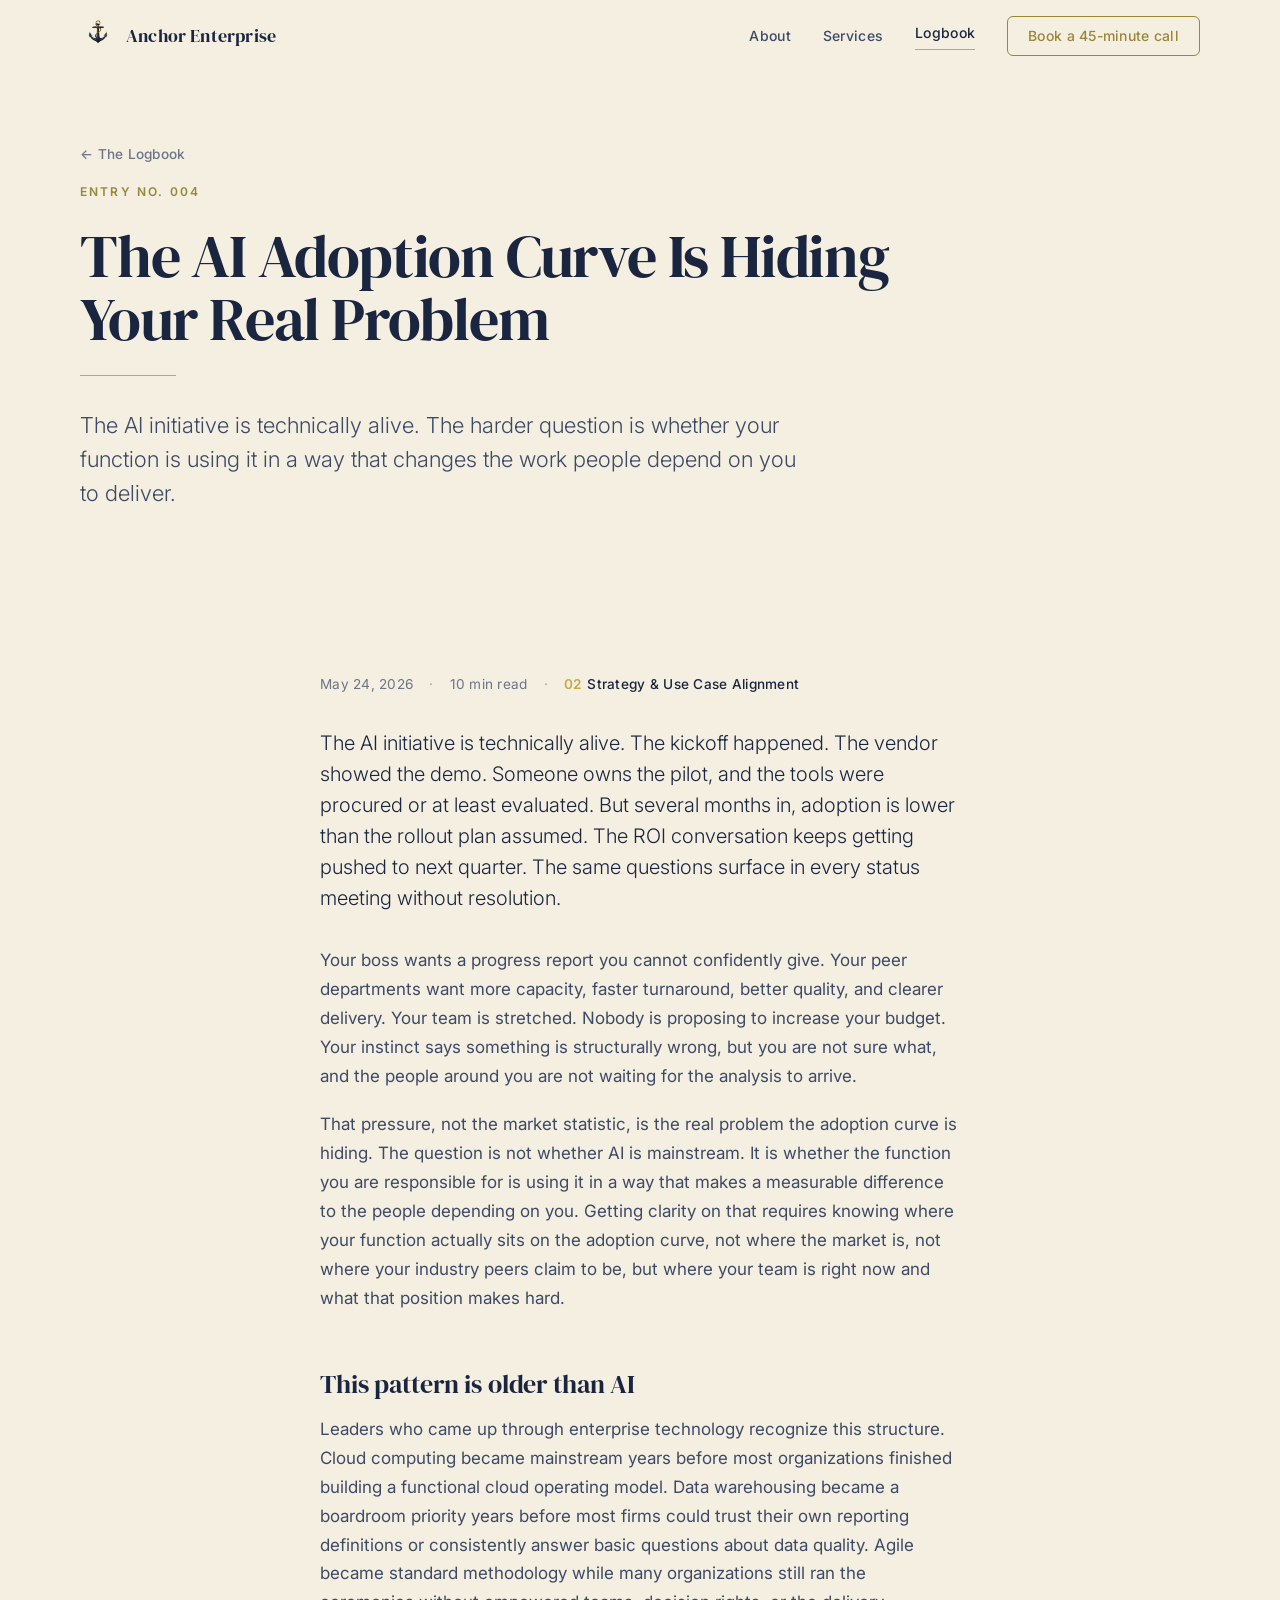
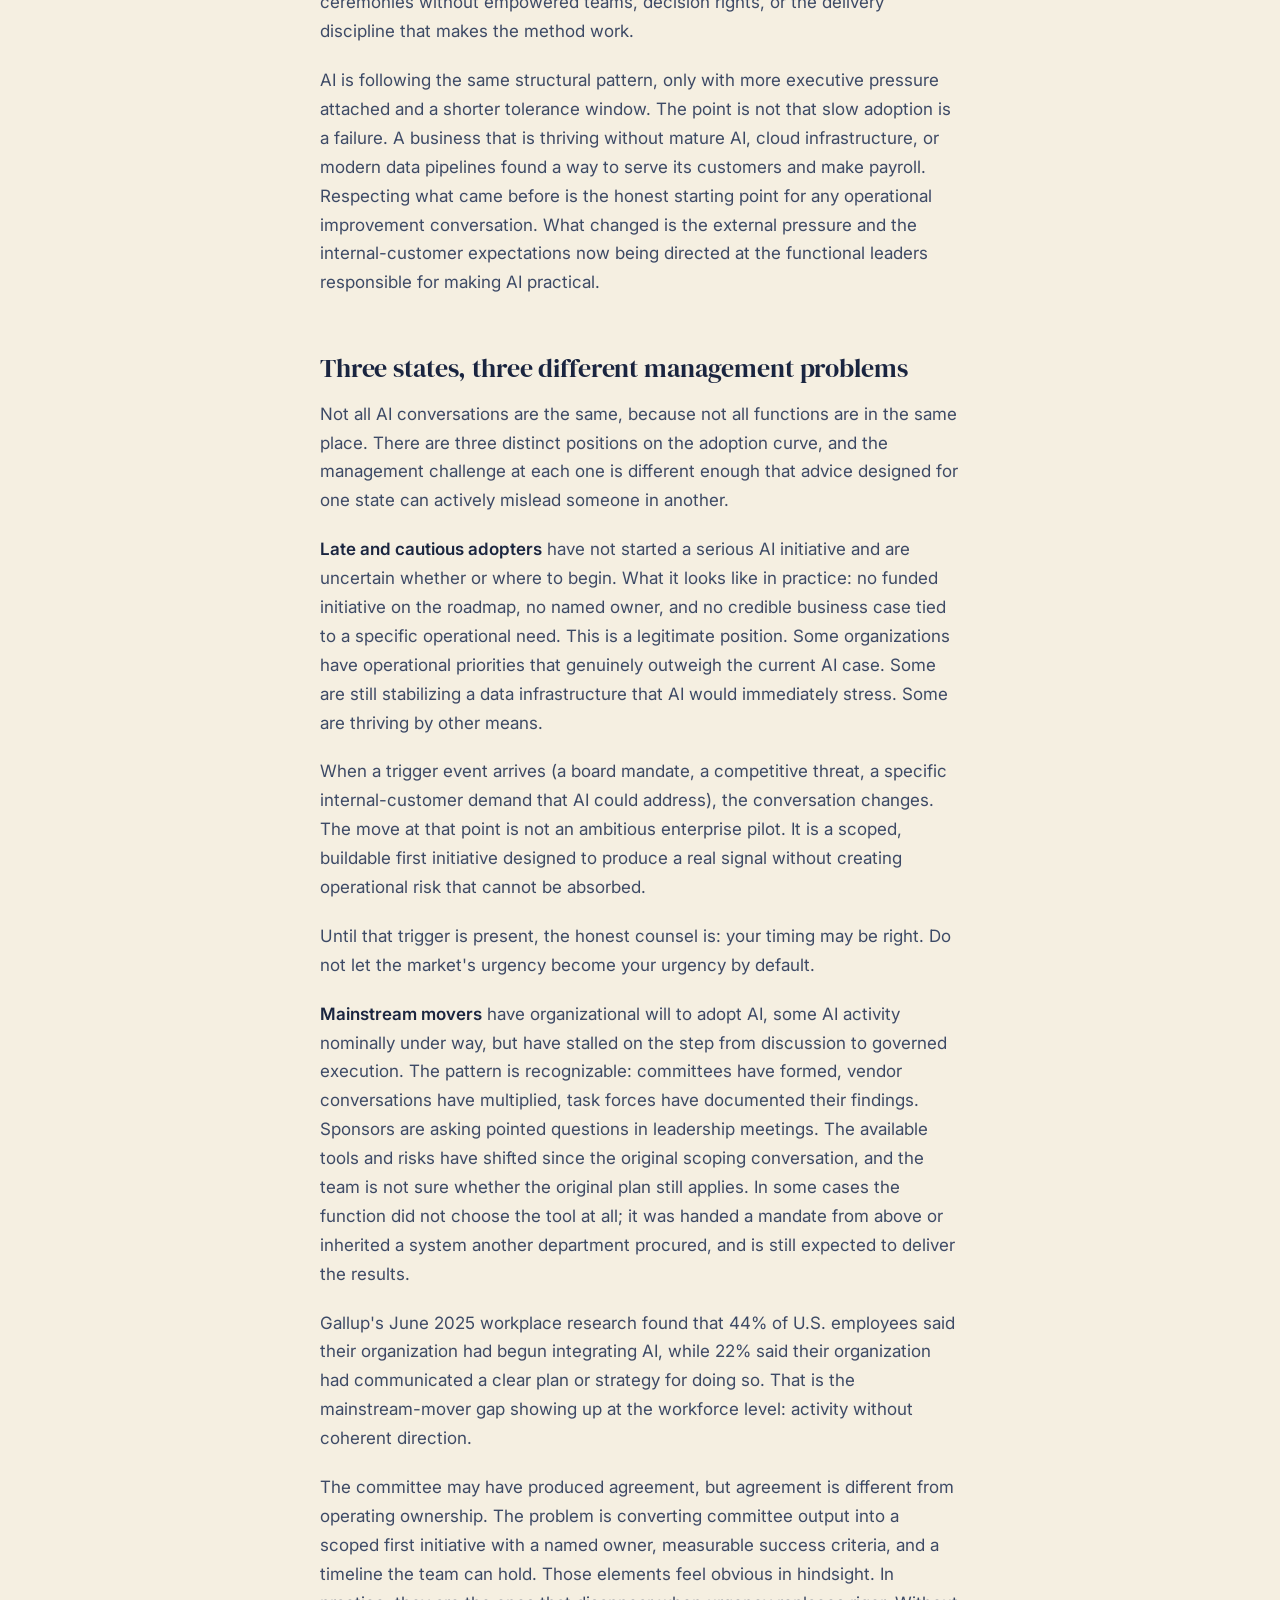
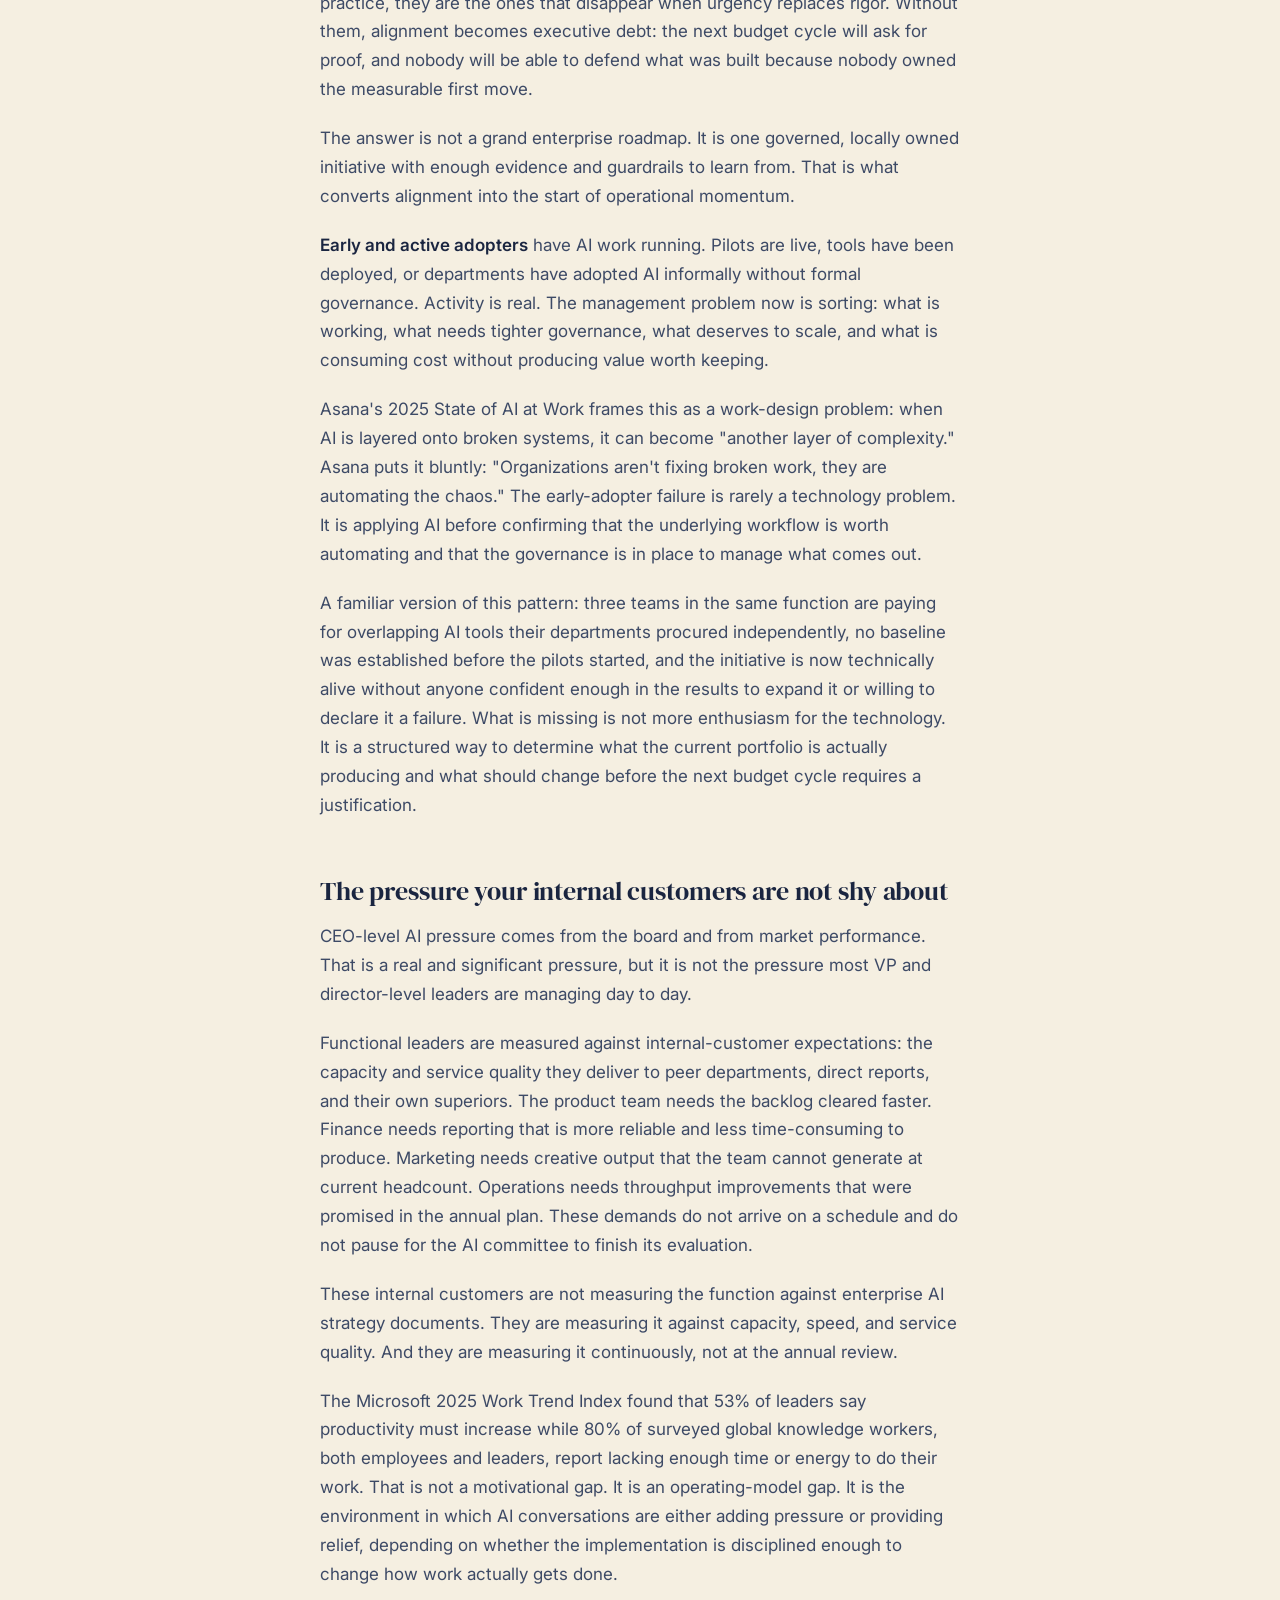
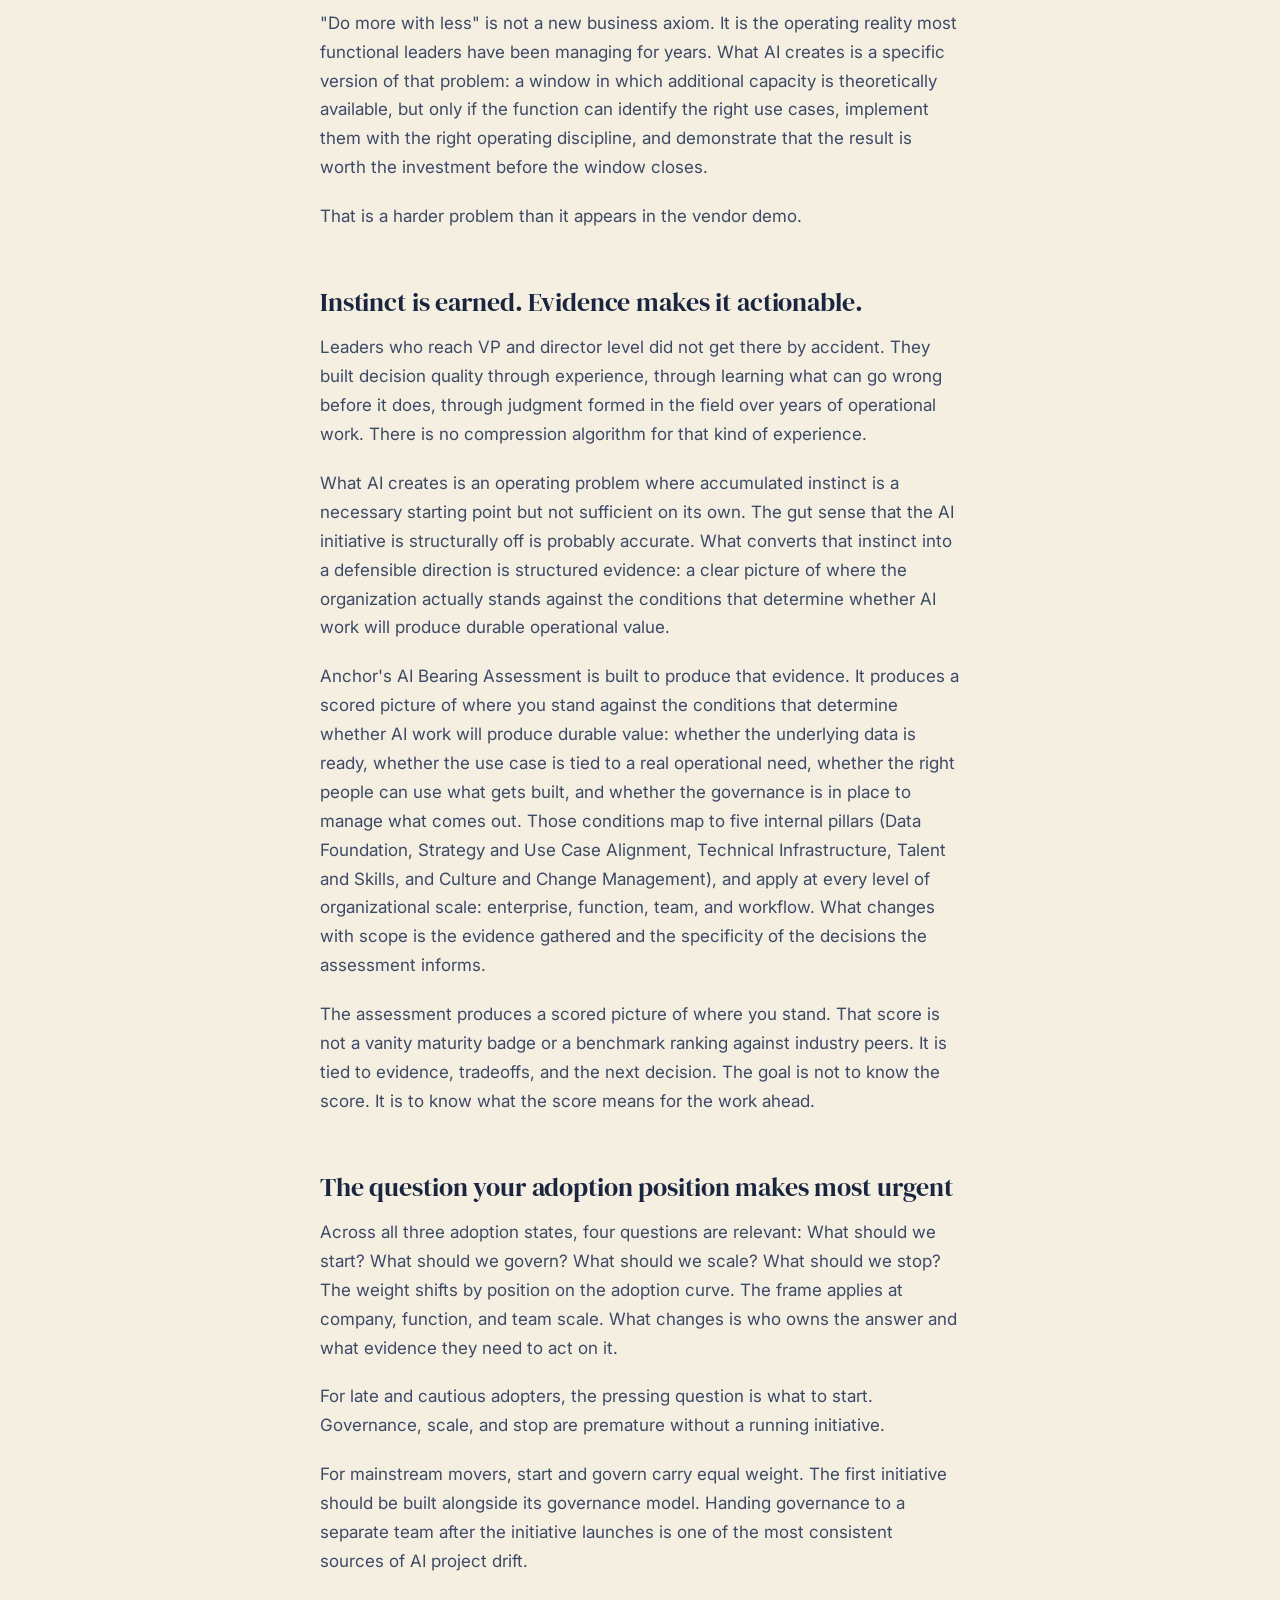
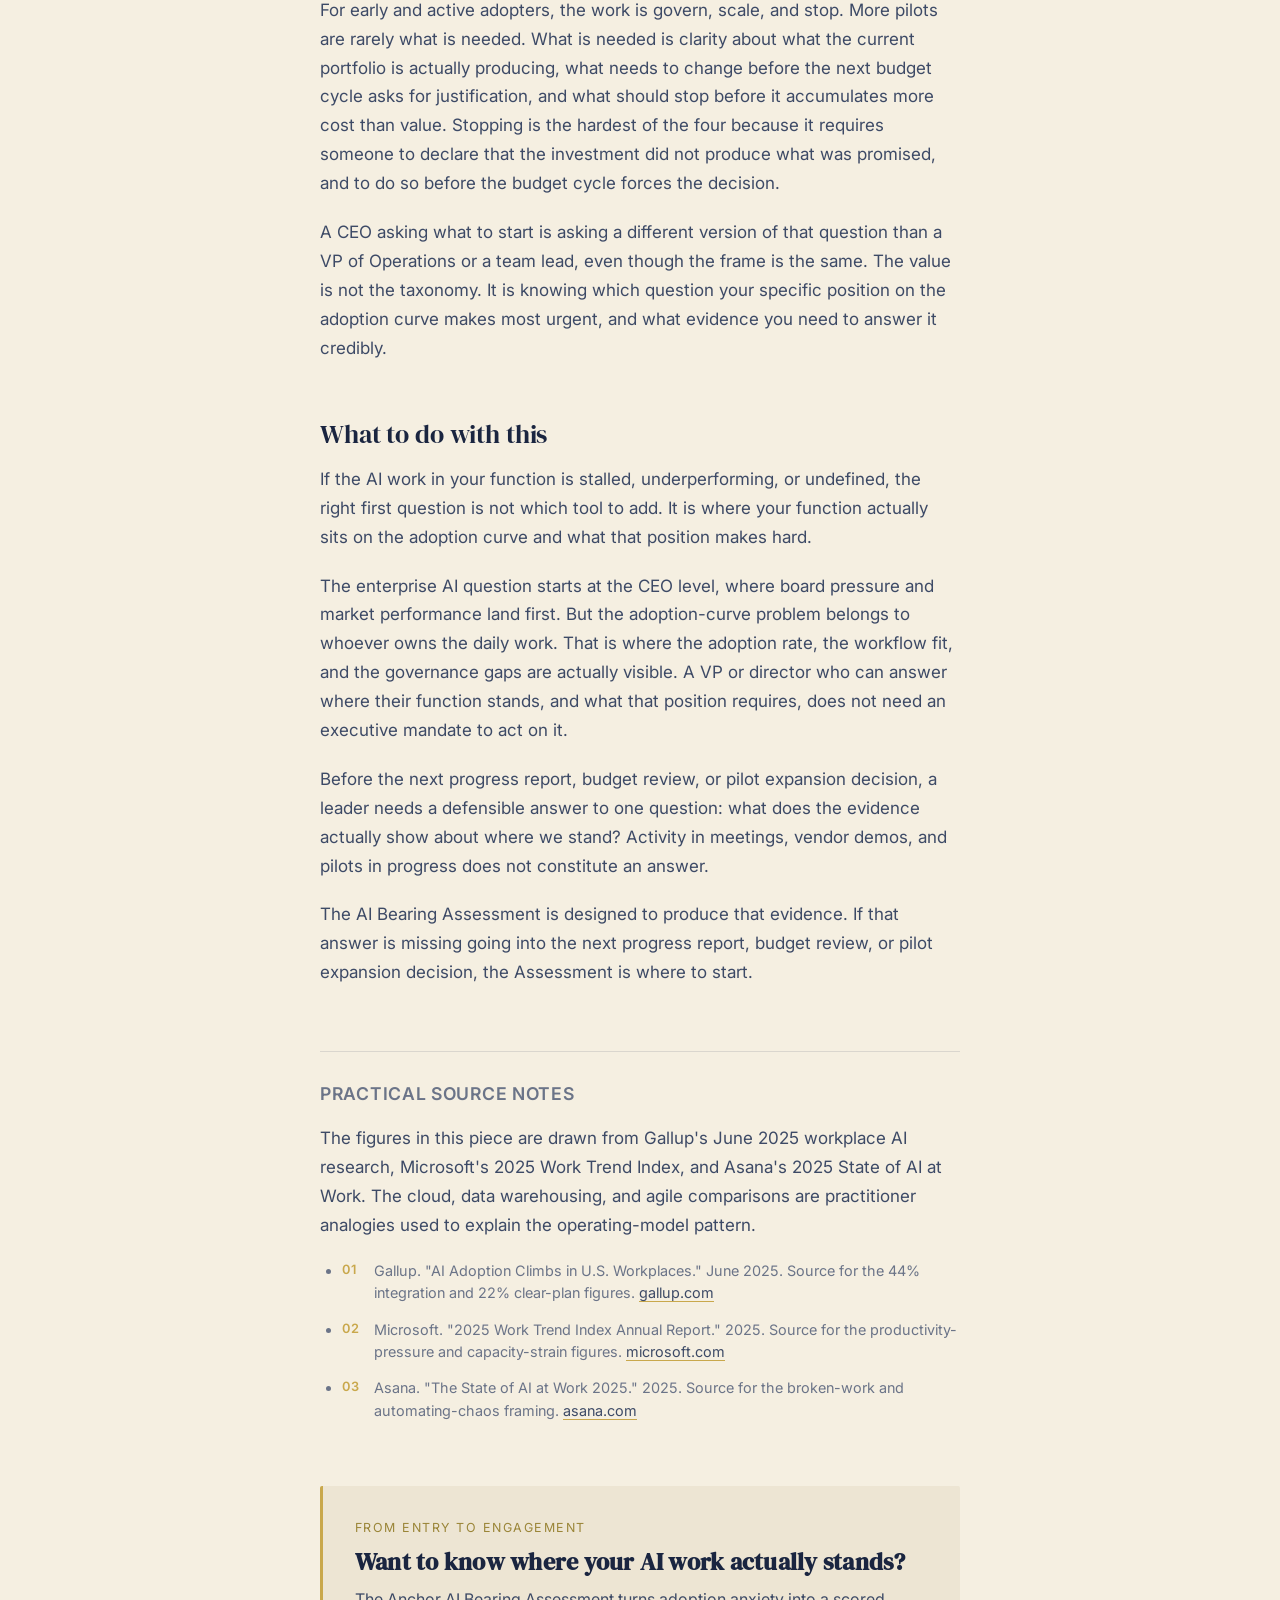
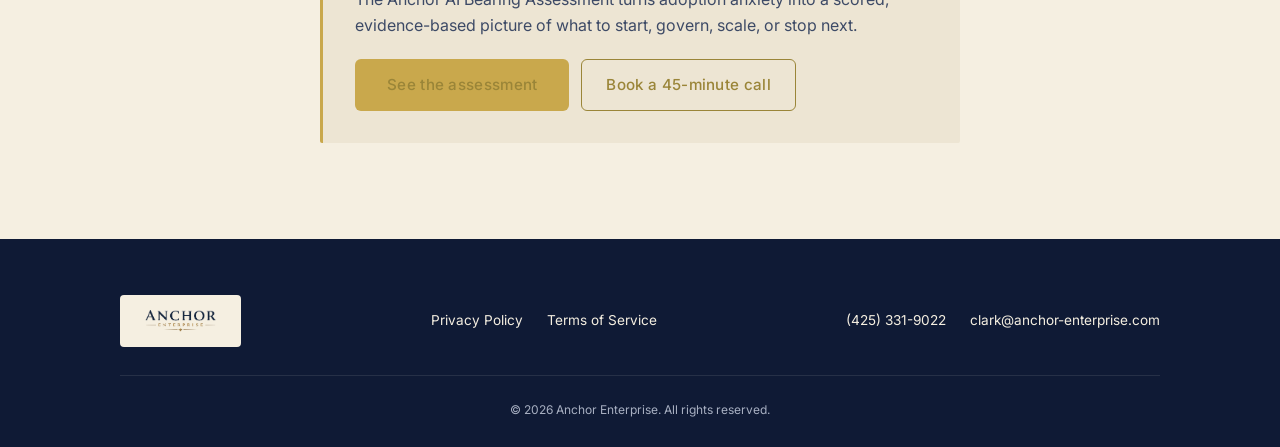
<file: logbook/ai-adoption-curve.html>
<!DOCTYPE html>
<html lang="en">
<head>
    <meta charset="UTF-8">
    <meta name="viewport" content="width=device-width, initial-scale=1.0">
    <title>The AI Adoption Curve Is Hiding Your Real Problem — Anchor Enterprise</title>
    <meta name="description" content="The AI adoption curve hides the real executive problem: where your function actually sits, what that position makes hard, and what evidence should guide the next move.">
    <meta name="keywords" content="AI adoption curve, AI readiness, AI operating model, AI governance, AI Bearing Assessment, Strategy and Use Case Alignment, Anchor Enterprise, Clark Schnase">
    <meta property="og:title" content="The AI Adoption Curve Is Hiding Your Real Problem — Anchor Enterprise">
    <meta property="og:description" content="The AI adoption curve hides the real executive problem: where your function actually sits, what that position makes hard, and what evidence should guide the next move.">
    <meta property="og:type" content="article">
    <meta property="og:url" content="https://anchor-enterprise.com/logbook/ai-adoption-curve.html">
    <meta property="og:image" content="https://anchor-enterprise.com/assets/og-image.png">
    <meta name="author" content="Clark Schnase">
    <meta property="article:published_time" content="2026-05-24">
    <meta property="article:section" content="Strategy and Use Case Alignment">
    <link rel="canonical" href="https://anchor-enterprise.com/logbook/ai-adoption-curve.html">
    <link rel="icon" type="image/png" href="../assets/anchor-mark.png">
    <link rel="apple-touch-icon" href="../assets/anchor-mark.png">
    <link rel="preconnect" href="https://fonts.googleapis.com">
    <link rel="preconnect" href="https://fonts.gstatic.com" crossorigin>
    <link href="https://fonts.googleapis.com/css2?family=DM+Serif+Display&family=Inter:wght@300;400;500;600&display=swap" rel="stylesheet">
    <link rel="stylesheet" href="../styles.css">
    <!-- Google tag (gtag.js) -->
    <script async src="https://www.googletagmanager.com/gtag/js?id=G-DP552GE7VP"></script>
    <script>
      window.dataLayer = window.dataLayer || [];
      function gtag(){dataLayer.push(arguments);}
      gtag('js', new Date());
      gtag('config', 'G-DP552GE7VP');
    </script>
</head>
<body>
    <!-- Navigation -->
    <nav class="nav scrolled" id="nav">
        <div class="nav-inner">
            <a href="../index.html" class="nav-logo" aria-label="Anchor Enterprise home">
                <img src="../assets/anchor-mark.png" alt="" class="nav-logo-mark">
                <span class="nav-logo-text">Anchor Enterprise</span>
            </a>
            <div class="nav-links">
                <a href="../index.html#about">About</a>
                <a href="../index.html#services">Services</a>
                <a href="../logbook.html" aria-current="page">Logbook</a>
                <a href="https://calendar.app.google/hUtfPcRYZ8Zdm6JH6" target="_blank" rel="noopener" class="nav-cta">Book a 45-minute call</a>
            </div>
            <button class="mobile-toggle" id="mobile-toggle" aria-label="Menu">
                <span></span>
                <span></span>
            </button>
        </div>
    </nav>

    <!-- Mobile Menu -->
    <div class="mobile-menu" id="mobile-menu">
        <a href="../index.html#about">About</a>
        <a href="../index.html#services">Services</a>
        <a href="../logbook.html">Logbook</a>
        <a href="https://calendar.app.google/hUtfPcRYZ8Zdm6JH6" target="_blank" rel="noopener" class="nav-cta">Book a 45-minute call</a>
    </div>

    <!-- Hero -->
    <header class="hero hero--subpage">
        <div class="hero-content">
            <a href="../logbook.html" class="back-link reveal">&larr; The Logbook</a>
            <div class="hero-eyebrow reveal">Entry No. 004</div>
            <h1 class="hero-title reveal">The AI Adoption Curve Is Hiding Your Real Problem</h1>
            <hr class="rule reveal">
            <p class="hero-sub reveal">The AI initiative is technically alive. The harder question is whether your function is using it in a way that changes the work people depend on you to deliver.</p>
        </div>
    </header>

    <!-- Article body -->
    <main class="article-page">
        <div class="container">

            <div class="article-meta">
                <span class="meta-date">May 24, 2026</span>
                <span class="meta-dot" aria-hidden="true">&middot;</span>
                <span class="meta-time">10 min read</span>
                <span class="meta-dot" aria-hidden="true">&middot;</span>
                <span class="meta-pillar"><span class="meta-pillar-num">02</span>Strategy &amp; Use Case Alignment</span>
            </div>

            <div class="article-body">

                <p class="lead">The AI initiative is technically alive. The kickoff happened. The vendor showed the demo. Someone owns the pilot, and the tools were procured or at least evaluated. But several months in, adoption is lower than the rollout plan assumed. The ROI conversation keeps getting pushed to next quarter. The same questions surface in every status meeting without resolution.</p>

                <p>Your boss wants a progress report you cannot confidently give. Your peer departments want more capacity, faster turnaround, better quality, and clearer delivery. Your team is stretched. Nobody is proposing to increase your budget. Your instinct says something is structurally wrong, but you are not sure what, and the people around you are not waiting for the analysis to arrive.</p>

                <p>That pressure, not the market statistic, is the real problem the adoption curve is hiding. The question is not whether AI is mainstream. It is whether the function you are responsible for is using it in a way that makes a measurable difference to the people depending on you. Getting clarity on that requires knowing where your function actually sits on the adoption curve, not where the market is, not where your industry peers claim to be, but where your team is right now and what that position makes hard.</p>

                <h2>This pattern is older than AI</h2>

                <p>Leaders who came up through enterprise technology recognize this structure. Cloud computing became mainstream years before most organizations finished building a functional cloud operating model. Data warehousing became a boardroom priority years before most firms could trust their own reporting definitions or consistently answer basic questions about data quality. Agile became standard methodology while many organizations still ran the ceremonies without empowered teams, decision rights, or the delivery discipline that makes the method work.</p>

                <p>AI is following the same structural pattern, only with more executive pressure attached and a shorter tolerance window. The point is not that slow adoption is a failure. A business that is thriving without mature AI, cloud infrastructure, or modern data pipelines found a way to serve its customers and make payroll. Respecting what came before is the honest starting point for any operational improvement conversation. What changed is the external pressure and the internal-customer expectations now being directed at the functional leaders responsible for making AI practical.</p>

                <h2>Three states, three different management problems</h2>

                <p>Not all AI conversations are the same, because not all functions are in the same place. There are three distinct positions on the adoption curve, and the management challenge at each one is different enough that advice designed for one state can actively mislead someone in another.</p>

                <p><strong>Late and cautious adopters</strong> have not started a serious AI initiative and are uncertain whether or where to begin. What it looks like in practice: no funded initiative on the roadmap, no named owner, and no credible business case tied to a specific operational need. This is a legitimate position. Some organizations have operational priorities that genuinely outweigh the current AI case. Some are still stabilizing a data infrastructure that AI would immediately stress. Some are thriving by other means.</p>

                <p>When a trigger event arrives (a board mandate, a competitive threat, a specific internal-customer demand that AI could address), the conversation changes. The move at that point is not an ambitious enterprise pilot. It is a scoped, buildable first initiative designed to produce a real signal without creating operational risk that cannot be absorbed.</p>

                <p>Until that trigger is present, the honest counsel is: your timing may be right. Do not let the market's urgency become your urgency by default.</p>

                <p><strong>Mainstream movers</strong> have organizational will to adopt AI, some AI activity nominally under way, but have stalled on the step from discussion to governed execution. The pattern is recognizable: committees have formed, vendor conversations have multiplied, task forces have documented their findings. Sponsors are asking pointed questions in leadership meetings. The available tools and risks have shifted since the original scoping conversation, and the team is not sure whether the original plan still applies. In some cases the function did not choose the tool at all; it was handed a mandate from above or inherited a system another department procured, and is still expected to deliver the results.</p>

                <p>Gallup's June 2025 workplace research found that 44% of U.S. employees said their organization had begun integrating AI, while 22% said their organization had communicated a clear plan or strategy for doing so. That is the mainstream-mover gap showing up at the workforce level: activity without coherent direction.</p>

                <p>The committee may have produced agreement, but agreement is different from operating ownership. The problem is converting committee output into a scoped first initiative with a named owner, measurable success criteria, and a timeline the team can hold. Those elements feel obvious in hindsight. In practice, they are the ones that disappear when urgency replaces rigor. Without them, alignment becomes executive debt: the next budget cycle will ask for proof, and nobody will be able to defend what was built because nobody owned the measurable first move.</p>

                <p>The answer is not a grand enterprise roadmap. It is one governed, locally owned initiative with enough evidence and guardrails to learn from. That is what converts alignment into the start of operational momentum.</p>

                <p><strong>Early and active adopters</strong> have AI work running. Pilots are live, tools have been deployed, or departments have adopted AI informally without formal governance. Activity is real. The management problem now is sorting: what is working, what needs tighter governance, what deserves to scale, and what is consuming cost without producing value worth keeping.</p>

                <p>Asana's 2025 State of AI at Work frames this as a work-design problem: when AI is layered onto broken systems, it can become "another layer of complexity." Asana puts it bluntly: "Organizations aren't fixing broken work, they are automating the chaos." The early-adopter failure is rarely a technology problem. It is applying AI before confirming that the underlying workflow is worth automating and that the governance is in place to manage what comes out.</p>

                <p>A familiar version of this pattern: three teams in the same function are paying for overlapping AI tools their departments procured independently, no baseline was established before the pilots started, and the initiative is now technically alive without anyone confident enough in the results to expand it or willing to declare it a failure. What is missing is not more enthusiasm for the technology. It is a structured way to determine what the current portfolio is actually producing and what should change before the next budget cycle requires a justification.</p>

                <h2>The pressure your internal customers are not shy about</h2>

                <p>CEO-level AI pressure comes from the board and from market performance. That is a real and significant pressure, but it is not the pressure most VP and director-level leaders are managing day to day.</p>

                <p>Functional leaders are measured against internal-customer expectations: the capacity and service quality they deliver to peer departments, direct reports, and their own superiors. The product team needs the backlog cleared faster. Finance needs reporting that is more reliable and less time-consuming to produce. Marketing needs creative output that the team cannot generate at current headcount. Operations needs throughput improvements that were promised in the annual plan. These demands do not arrive on a schedule and do not pause for the AI committee to finish its evaluation.</p>

                <p>These internal customers are not measuring the function against enterprise AI strategy documents. They are measuring it against capacity, speed, and service quality. And they are measuring it continuously, not at the annual review.</p>

                <p>The Microsoft 2025 Work Trend Index found that 53% of leaders say productivity must increase while 80% of surveyed global knowledge workers, both employees and leaders, report lacking enough time or energy to do their work. That is not a motivational gap. It is an operating-model gap. It is the environment in which AI conversations are either adding pressure or providing relief, depending on whether the implementation is disciplined enough to change how work actually gets done.</p>

                <p>"Do more with less" is not a new business axiom. It is the operating reality most functional leaders have been managing for years. What AI creates is a specific version of that problem: a window in which additional capacity is theoretically available, but only if the function can identify the right use cases, implement them with the right operating discipline, and demonstrate that the result is worth the investment before the window closes.</p>

                <p>That is a harder problem than it appears in the vendor demo.</p>

                <h2>Instinct is earned. Evidence makes it actionable.</h2>

                <p>Leaders who reach VP and director level did not get there by accident. They built decision quality through experience, through learning what can go wrong before it does, through judgment formed in the field over years of operational work. There is no compression algorithm for that kind of experience.</p>

                <p>What AI creates is an operating problem where accumulated instinct is a necessary starting point but not sufficient on its own. The gut sense that the AI initiative is structurally off is probably accurate. What converts that instinct into a defensible direction is structured evidence: a clear picture of where the organization actually stands against the conditions that determine whether AI work will produce durable operational value.</p>

                <p>Anchor's AI Bearing Assessment is built to produce that evidence. It produces a scored picture of where you stand against the conditions that determine whether AI work will produce durable value: whether the underlying data is ready, whether the use case is tied to a real operational need, whether the right people can use what gets built, and whether the governance is in place to manage what comes out. Those conditions map to five internal pillars (Data Foundation, Strategy and Use Case Alignment, Technical Infrastructure, Talent and Skills, and Culture and Change Management), and apply at every level of organizational scale: enterprise, function, team, and workflow. What changes with scope is the evidence gathered and the specificity of the decisions the assessment informs.</p>

                <p>The assessment produces a scored picture of where you stand. That score is not a vanity maturity badge or a benchmark ranking against industry peers. It is tied to evidence, tradeoffs, and the next decision. The goal is not to know the score. It is to know what the score means for the work ahead.</p>

                <h2>The question your adoption position makes most urgent</h2>

                <p>Across all three adoption states, four questions are relevant: What should we start? What should we govern? What should we scale? What should we stop? The weight shifts by position on the adoption curve. The frame applies at company, function, and team scale. What changes is who owns the answer and what evidence they need to act on it.</p>

                <p>For late and cautious adopters, the pressing question is what to start. Governance, scale, and stop are premature without a running initiative.</p>

                <p>For mainstream movers, start and govern carry equal weight. The first initiative should be built alongside its governance model. Handing governance to a separate team after the initiative launches is one of the most consistent sources of AI project drift.</p>

                <p>For early and active adopters, the work is govern, scale, and stop. More pilots are rarely what is needed. What is needed is clarity about what the current portfolio is actually producing, what needs to change before the next budget cycle asks for justification, and what should stop before it accumulates more cost than value. Stopping is the hardest of the four because it requires someone to declare that the investment did not produce what was promised, and to do so before the budget cycle forces the decision.</p>

                <p>A CEO asking what to start is asking a different version of that question than a VP of Operations or a team lead, even though the frame is the same. The value is not the taxonomy. It is knowing which question your specific position on the adoption curve makes most urgent, and what evidence you need to answer it credibly.</p>

                <h2>What to do with this</h2>

                <p>If the AI work in your function is stalled, underperforming, or undefined, the right first question is not which tool to add. It is where your function actually sits on the adoption curve and what that position makes hard.</p>

                <p>The enterprise AI question starts at the CEO level, where board pressure and market performance land first. But the adoption-curve problem belongs to whoever owns the daily work. That is where the adoption rate, the workflow fit, and the governance gaps are actually visible. A VP or director who can answer where their function stands, and what that position requires, does not need an executive mandate to act on it.</p>

                <p>Before the next progress report, budget review, or pilot expansion decision, a leader needs a defensible answer to one question: what does the evidence actually show about where we stand? Activity in meetings, vendor demos, and pilots in progress does not constitute an answer.</p>

                <p>The AI Bearing Assessment is designed to produce that evidence. If that answer is missing going into the next progress report, budget review, or pilot expansion decision, the Assessment is where to start.</p>

                <!-- Sources -->
                <div class="article-sources">
                    <h2>Practical Source Notes</h2>
                    <p>The figures in this piece are drawn from Gallup's June 2025 workplace AI research, Microsoft's 2025 Work Trend Index, and Asana's 2025 State of AI at Work. The cloud, data warehousing, and agile comparisons are practitioner analogies used to explain the operating-model pattern.</p>
                    <ul>
                        <li>Gallup. "AI Adoption Climbs in U.S. Workplaces." June 2025. Source for the 44% integration and 22% clear-plan figures. <a href="https://www.gallup.com/workplace/659542/adoption-climbs-workplaces.aspx" target="_blank" rel="noopener">gallup.com</a></li>
                        <li>Microsoft. "2025 Work Trend Index Annual Report." 2025. Source for the productivity-pressure and capacity-strain figures. <a href="https://www.microsoft.com/en-us/worklab/work-trend-index/2025-the-year-the-frontier-firm-is-born" target="_blank" rel="noopener">microsoft.com</a></li>
                        <li>Asana. "The State of AI at Work 2025." 2025. Source for the broken-work and automating-chaos framing. <a href="https://asana.com/resources/state-of-ai" target="_blank" rel="noopener">asana.com</a></li>
                    </ul>
                </div>

                <!-- Footer CTA -->
                <aside class="article-footer-cta">
                    <span class="cta-eyebrow">From entry to engagement</span>
                    <h3>Want to know where your AI work actually stands?</h3>
                    <p>The Anchor AI Bearing Assessment turns adoption anxiety into a scored, evidence-based picture of what to start, govern, scale, or stop next.</p>
                    <div class="cta-actions">
                        <a href="../bearing-assessment.html?utm_source=anchor_site&utm_medium=article_cta&utm_campaign=article-04-ai-adoption-curve&utm_content=footer-assessment" class="btn btn-primary" data-track-event="bearing_assessment_click" data-track-prop-campaign="article-04-ai-adoption-curve">See the assessment</a>
                        <a href="https://calendar.app.google/hUtfPcRYZ8Zdm6JH6" target="_blank" rel="noopener" class="btn btn-outline" data-track-event="book_call_click" data-track-prop-cta="article_04_footer">Book a 45-minute call</a>
                    </div>
                </aside>

            </div>

        </div>
    </main>

    <!-- Footer -->
    <footer class="footer">
        <div class="container">
            <div class="footer-inner">
                <div class="footer-brand">
                    <img src="../assets/anchor-wordmark-tight.png" alt="Anchor Enterprise">
                </div>
                <div class="footer-links">
                    <a href="../privacy.html">Privacy Policy</a>
                    <a href="../terms.html">Terms of Service</a>
                </div>
                <div class="footer-contact">
                    <a href="tel:+142****9022">(425) 331-9022</a>
                    <a href="mailto:clark@anchor-enterprise.com">clark@anchor-enterprise.com</a>
                </div>
            </div>
            <div class="footer-bottom">
                <p>&copy; 2026 Anchor Enterprise. All rights reserved.</p>
            </div>
        </div>
    </footer>

    <script src="../main.js"></script>
</body>
</html>
</file>
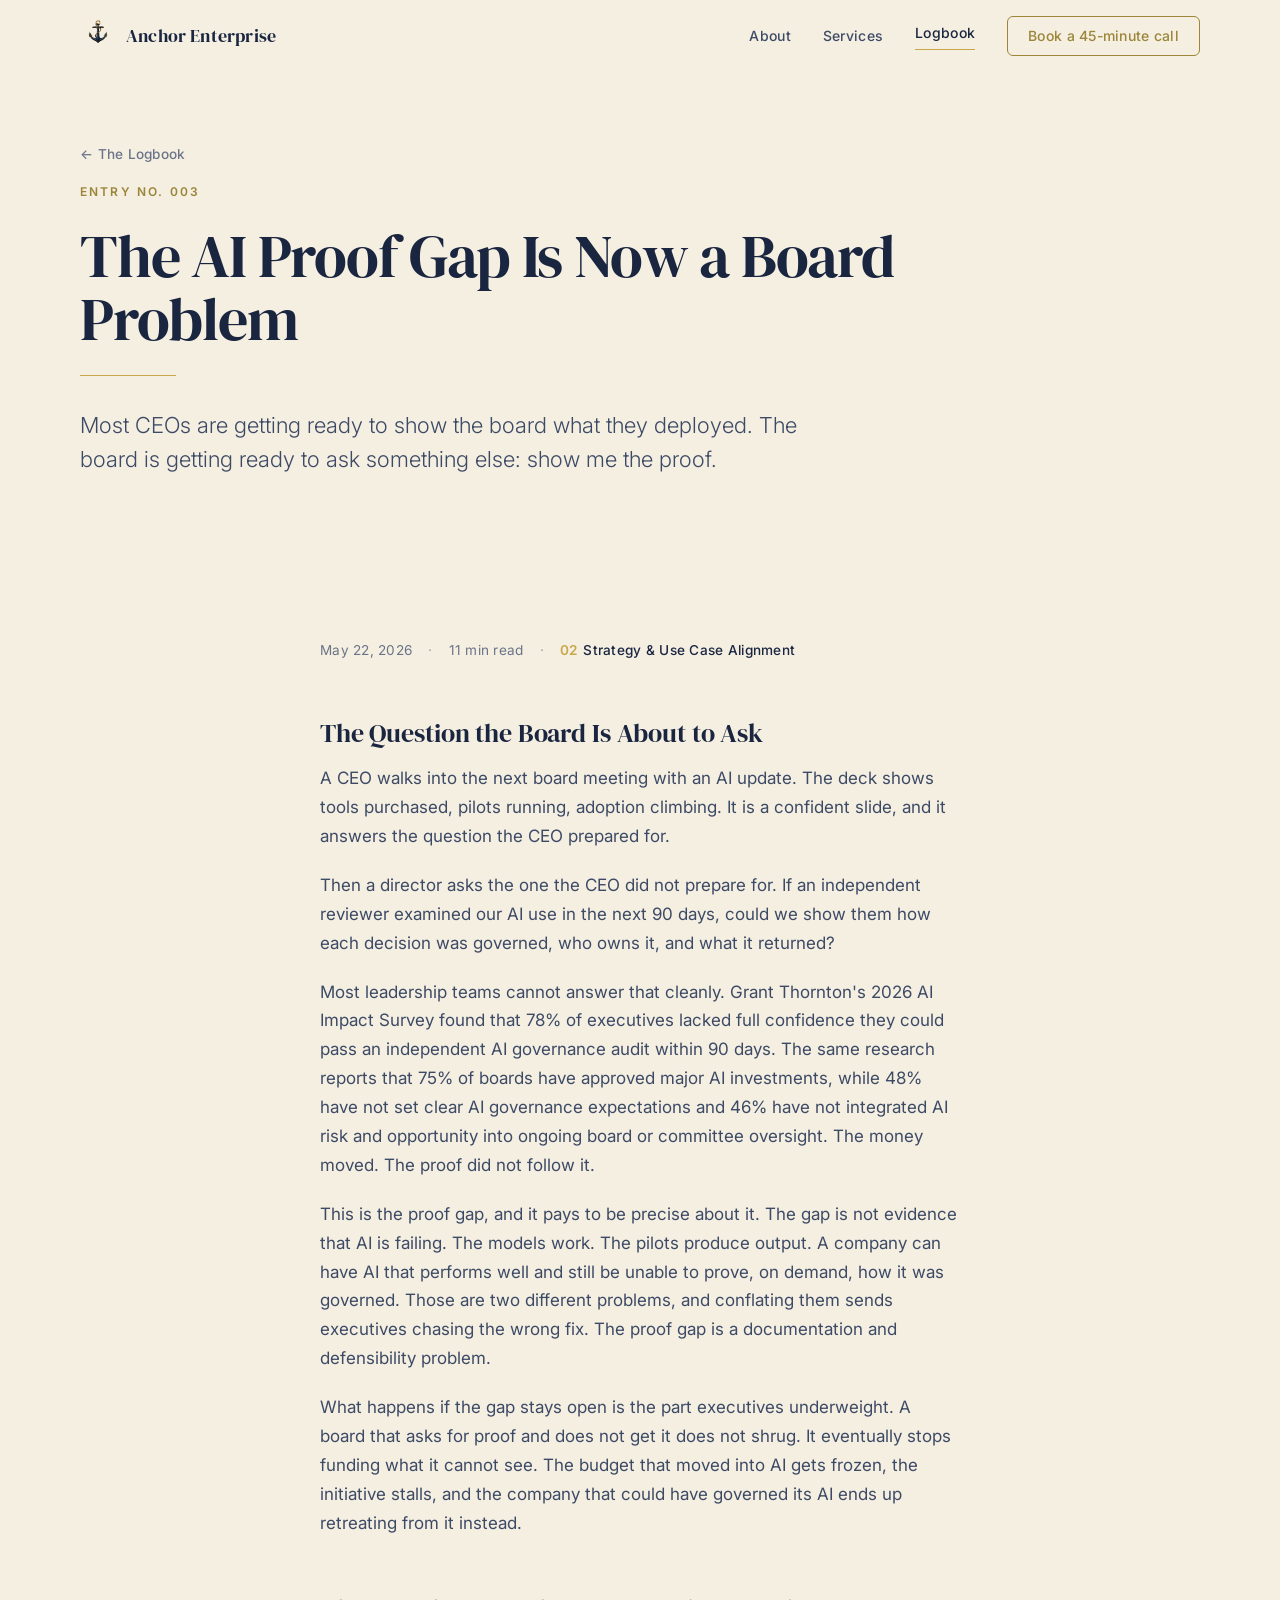
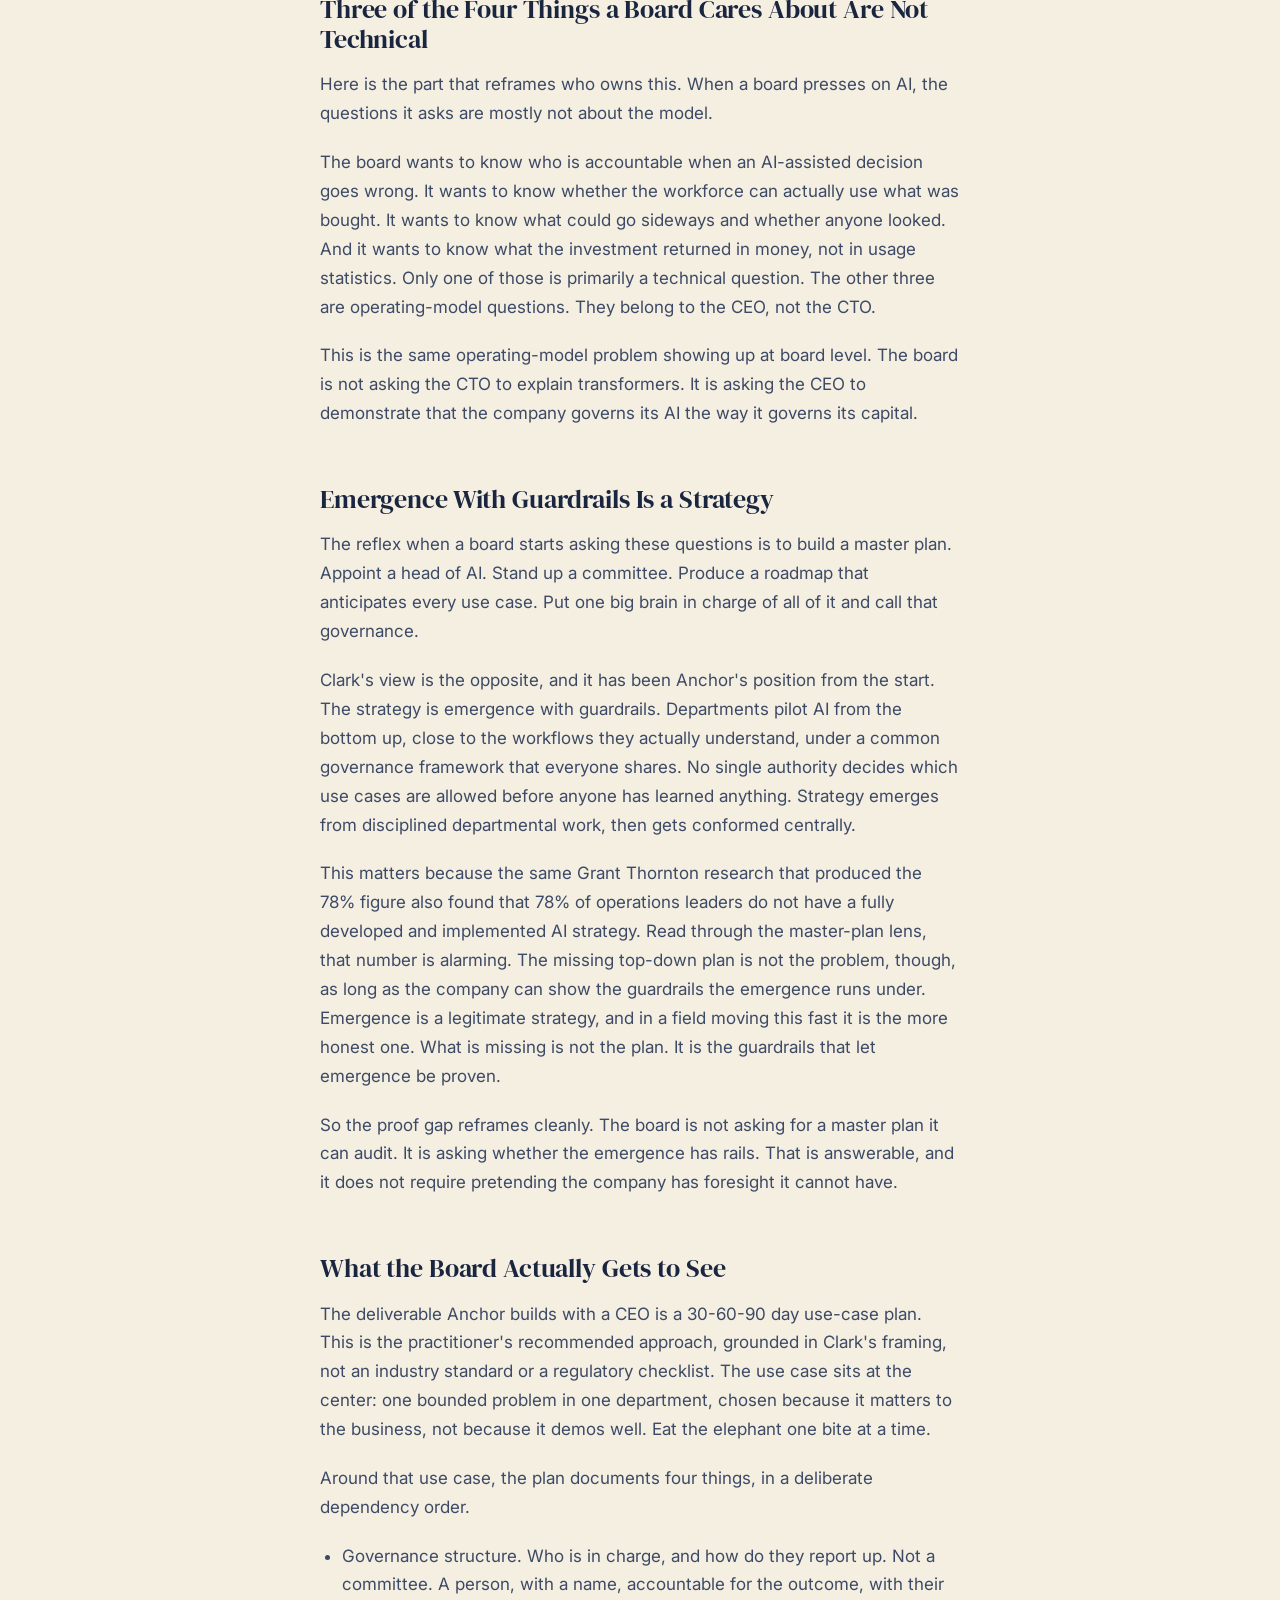
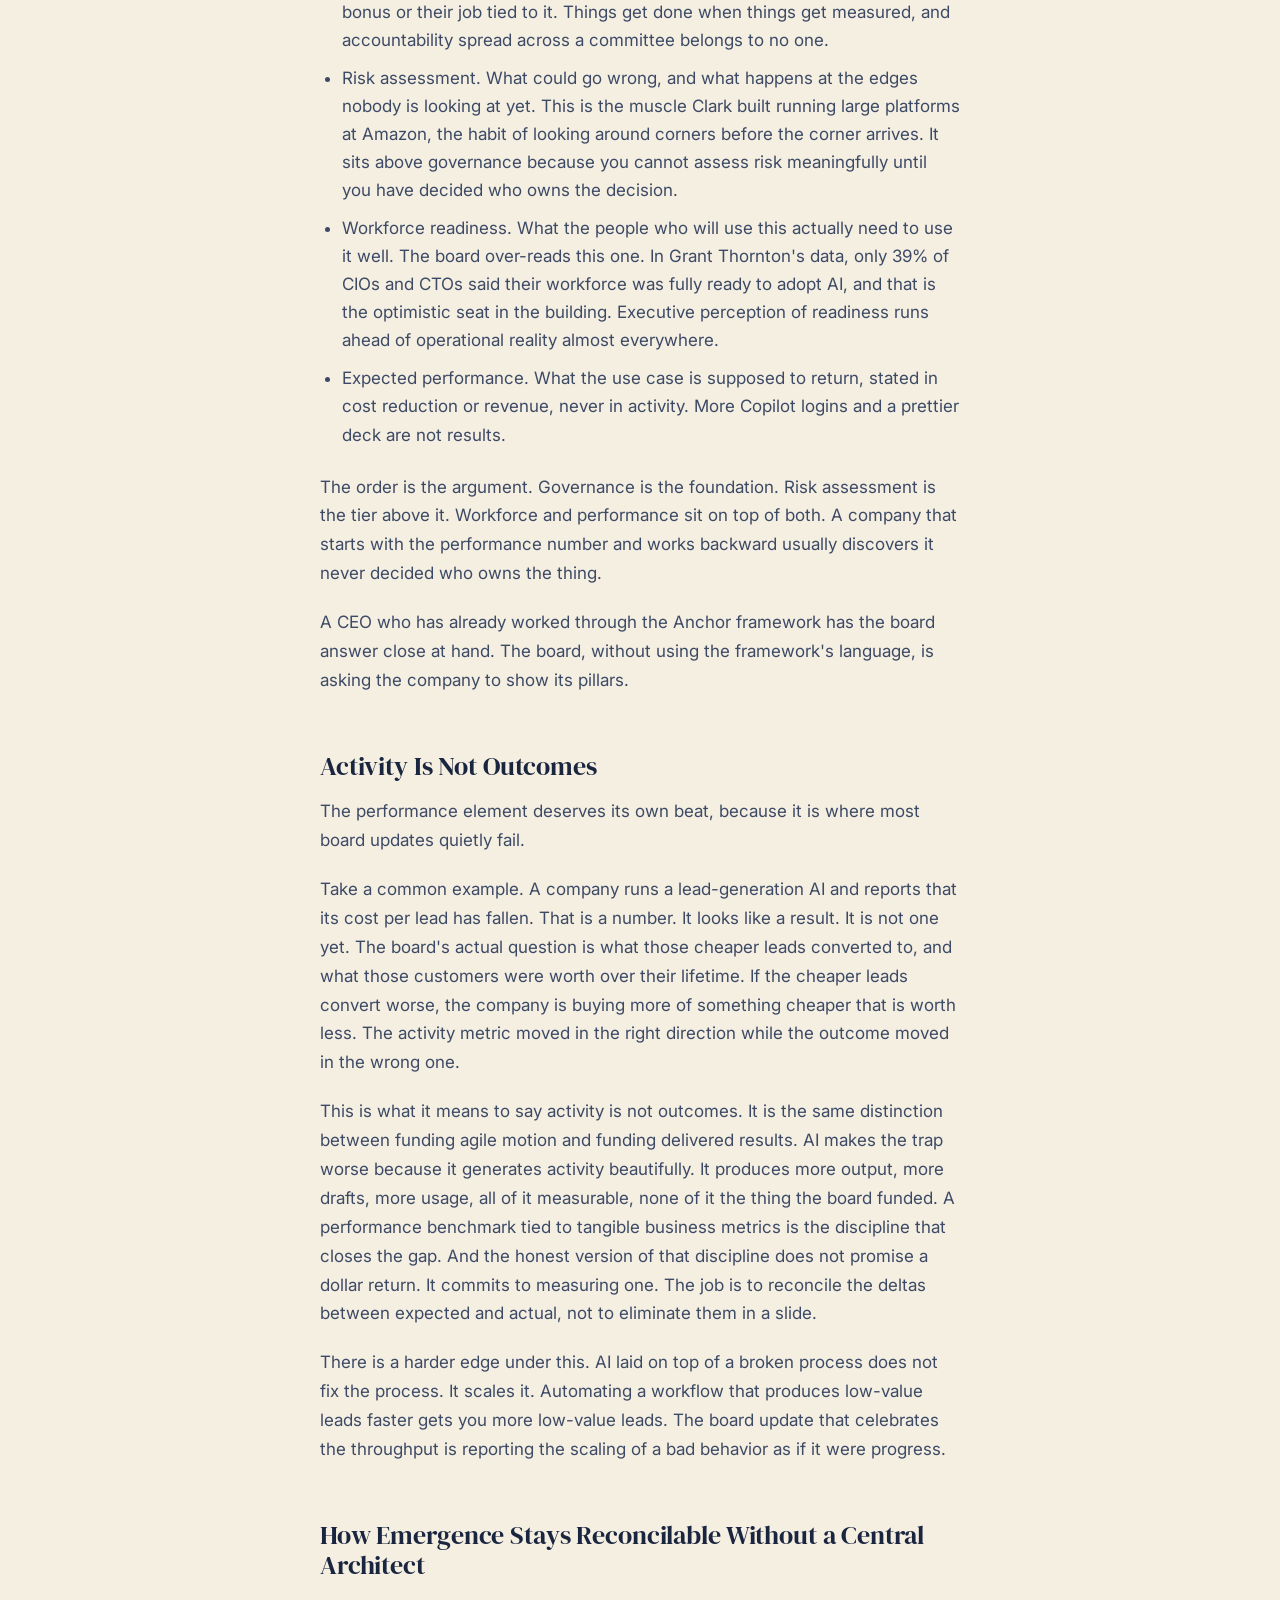
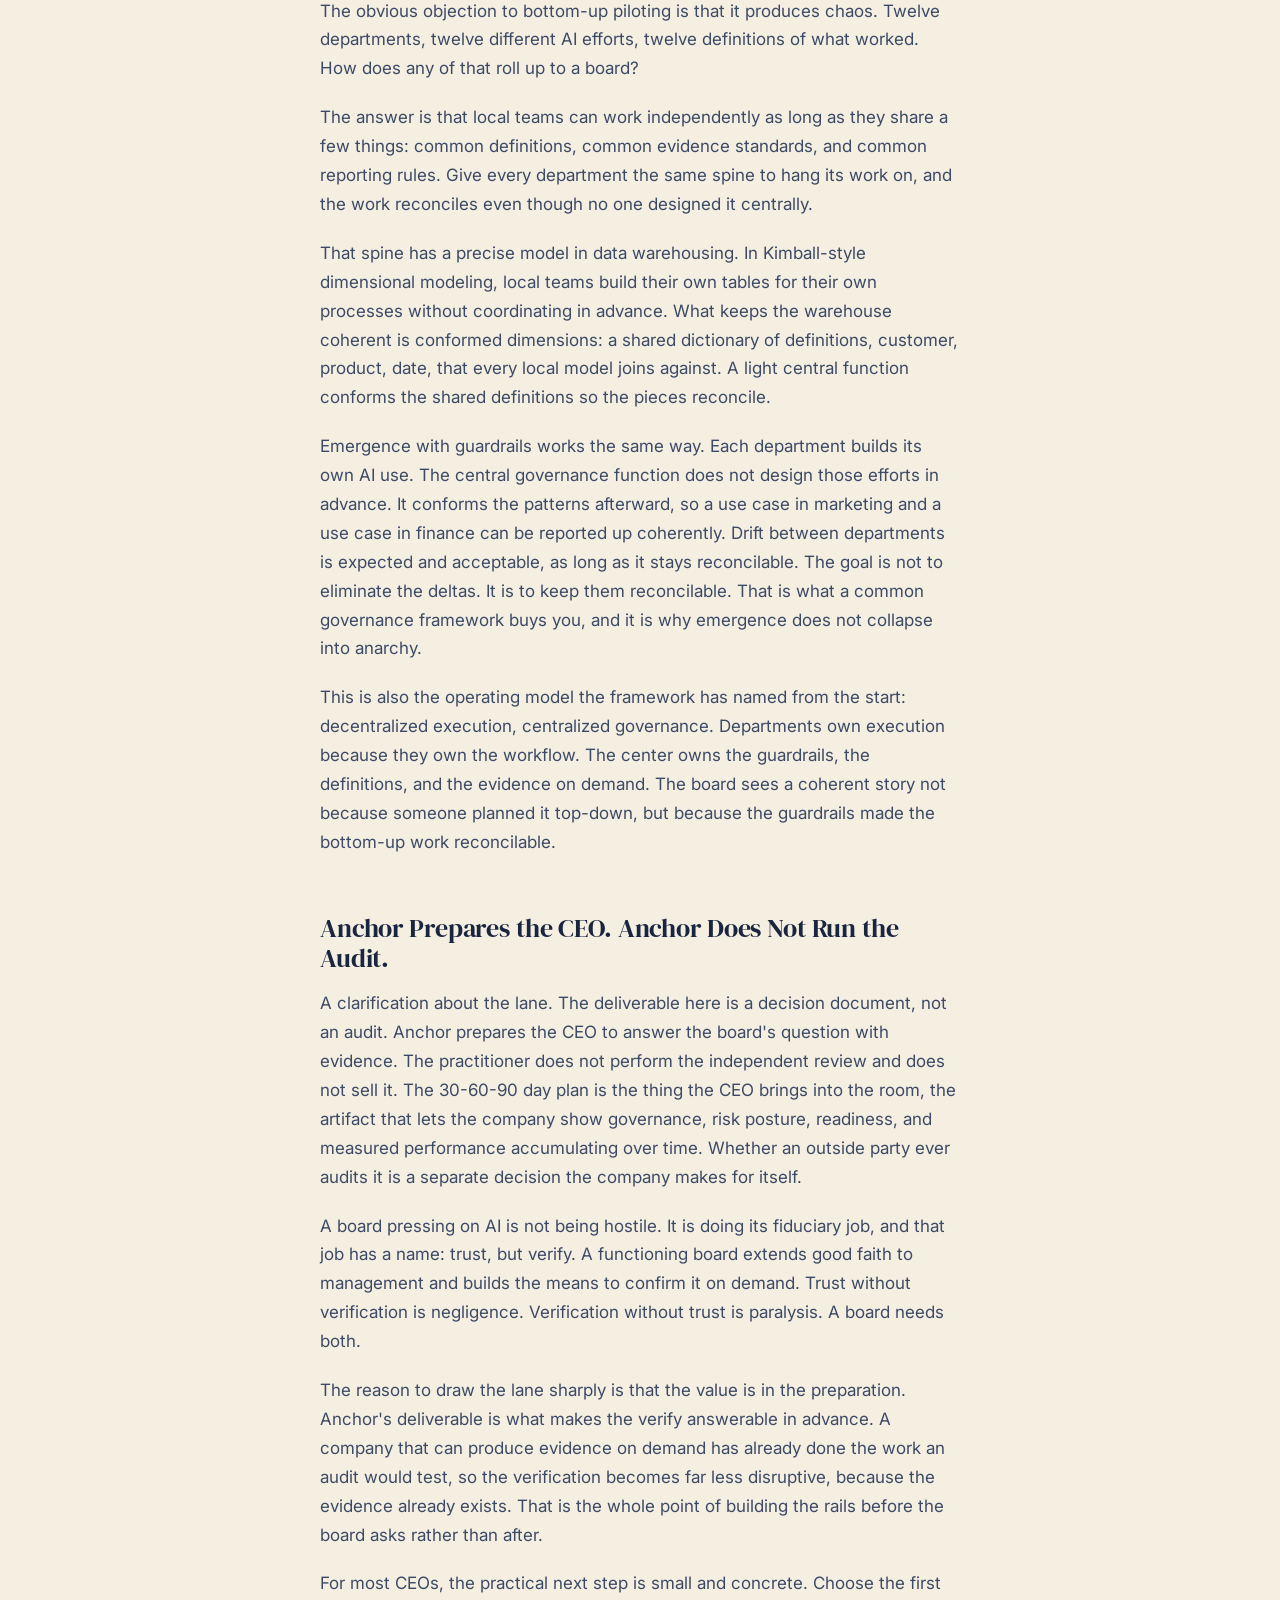
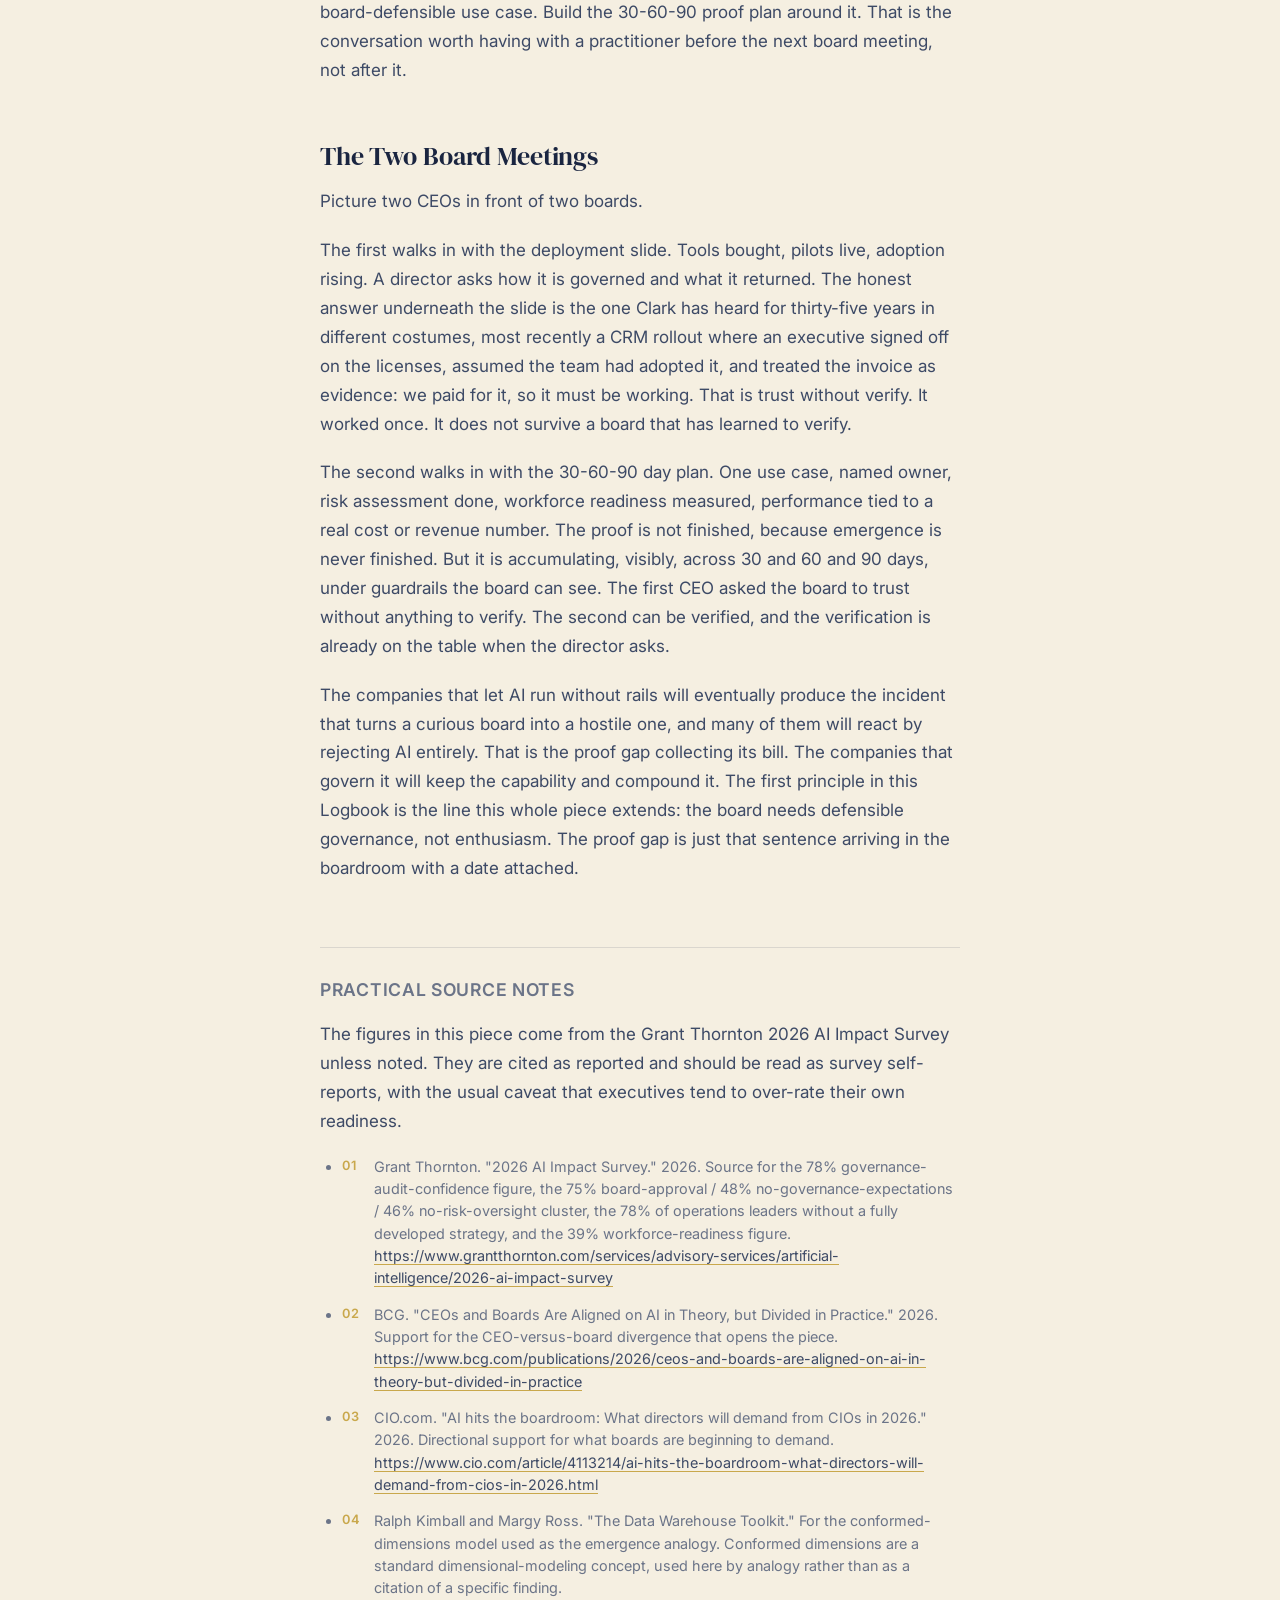
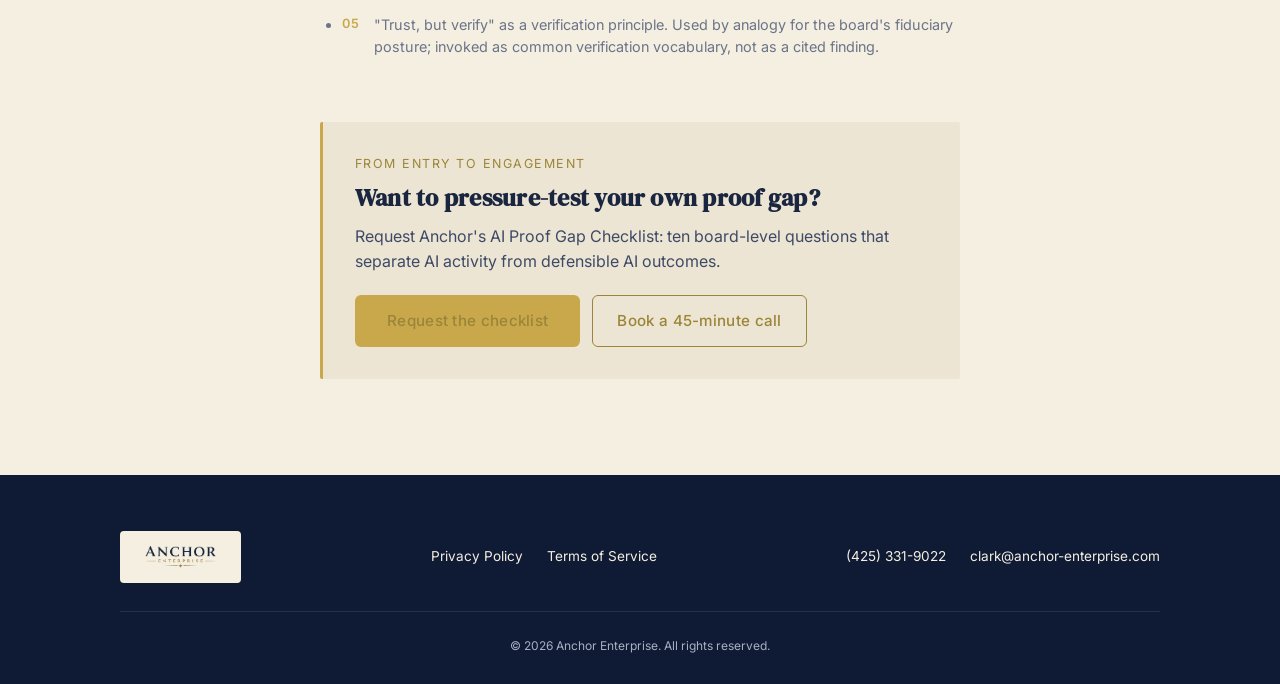
<file: logbook/ai-proof-gap.html>
<!DOCTYPE html>
<html lang="en">
<head>
    <meta charset="UTF-8">
    <meta name="viewport" content="width=device-width, initial-scale=1.0">
    <title>The AI Proof Gap Is Now a Board Problem — Anchor Enterprise</title>
    <meta name="description" content="Most CEOs are getting ready to show the board what they deployed. The board is getting ready to ask something else: show me the proof.">
    <meta name="keywords" content="AI governance, board AI oversight, AI proof gap, AI strategy, AI operating model, Strategy and Use Case Alignment, Anchor AI Bearing, Clark Schnase">
    <meta property="og:title" content="The AI Proof Gap Is Now a Board Problem — Anchor Enterprise">
    <meta property="og:description" content="Most CEOs are getting ready to show the board what they deployed. The board is getting ready to ask something else: show me the proof.">
    <meta property="og:type" content="article">
    <meta property="og:url" content="https://anchor-enterprise.com/logbook/ai-proof-gap.html">
    <meta property="og:image" content="https://anchor-enterprise.com/assets/og-image.png">
    <meta name="author" content="Clark Schnase">
    <meta property="article:published_time" content="2026-05-22">
    <meta property="article:section" content="Strategy and Use Case Alignment">
    <link rel="canonical" href="https://anchor-enterprise.com/logbook/ai-proof-gap.html">
    <link rel="icon" type="image/png" href="../assets/anchor-mark.png">
    <link rel="apple-touch-icon" href="../assets/anchor-mark.png">
    <link rel="preconnect" href="https://fonts.googleapis.com">
    <link rel="preconnect" href="https://fonts.gstatic.com" crossorigin>
    <link href="https://fonts.googleapis.com/css2?family=DM+Serif+Display&family=Inter:wght@300;400;500;600&display=swap" rel="stylesheet">
    <link rel="stylesheet" href="../styles.css">
    <!-- Google tag (gtag.js) -->
    <script async src="https://www.googletagmanager.com/gtag/js?id=G-DP552GE7VP"></script>
    <script>
      window.dataLayer = window.dataLayer || [];
      function gtag(){dataLayer.push(arguments);}
      gtag('js', new Date());
      gtag('config', 'G-DP552GE7VP');
    </script>
</head>
<body>
    <!-- Navigation -->
    <nav class="nav scrolled" id="nav">
        <div class="nav-inner">
            <a href="../index.html" class="nav-logo" aria-label="Anchor Enterprise home">
                <img src="../assets/anchor-mark.png" alt="" class="nav-logo-mark">
                <span class="nav-logo-text">Anchor Enterprise</span>
            </a>
            <div class="nav-links">
                <a href="../index.html#about">About</a>
                <a href="../index.html#services">Services</a>
                <a href="../logbook.html" aria-current="page">Logbook</a>
                <a href="https://calendar.app.google/hUtfPcRYZ8Zdm6JH6" target="_blank" rel="noopener" class="nav-cta">Book a 45-minute call</a>
            </div>
            <button class="mobile-toggle" id="mobile-toggle" aria-label="Menu">
                <span></span>
                <span></span>
            </button>
        </div>
    </nav>

    <!-- Mobile Menu -->
    <div class="mobile-menu" id="mobile-menu">
        <a href="../index.html#about">About</a>
        <a href="../index.html#services">Services</a>
        <a href="../logbook.html">Logbook</a>
        <a href="https://calendar.app.google/hUtfPcRYZ8Zdm6JH6" target="_blank" rel="noopener" class="nav-cta">Book a 45-minute call</a>
    </div>

    <!-- Hero -->
    <header class="hero hero--subpage">
        <div class="hero-content">
            <a href="../logbook.html" class="back-link reveal">&larr; The Logbook</a>
            <div class="hero-eyebrow reveal">Entry No. 003</div>
            <h1 class="hero-title reveal">The AI Proof Gap Is Now a Board Problem</h1>
            <hr class="rule reveal">
            <p class="hero-sub reveal">Most CEOs are getting ready to show the board what they deployed. The board is getting ready to ask something else: show me the proof.</p>
        </div>
    </header>

    <!-- Article body -->
    <main class="article-page">
        <div class="container">

            <div class="article-meta">
                <span class="meta-date">May 22, 2026</span>
                <span class="meta-dot" aria-hidden="true">&middot;</span>
                <span class="meta-time">11 min read</span>
                <span class="meta-dot" aria-hidden="true">&middot;</span>
                <span class="meta-pillar"><span class="meta-pillar-num">02</span>Strategy &amp; Use Case Alignment</span>
            </div>

            <div class="article-body">

                <h2>The Question the Board Is About to Ask</h2>

                <p>A CEO walks into the next board meeting with an AI update. The deck shows tools purchased, pilots running, adoption climbing. It is a confident slide, and it answers the question the CEO prepared for.</p>

                <p>Then a director asks the one the CEO did not prepare for. If an independent reviewer examined our AI use in the next 90 days, could we show them how each decision was governed, who owns it, and what it returned?</p>

                <p>Most leadership teams cannot answer that cleanly. Grant Thornton's 2026 AI Impact Survey found that 78% of executives lacked full confidence they could pass an independent AI governance audit within 90 days. The same research reports that 75% of boards have approved major AI investments, while 48% have not set clear AI governance expectations and 46% have not integrated AI risk and opportunity into ongoing board or committee oversight. The money moved. The proof did not follow it.</p>

                <p>This is the proof gap, and it pays to be precise about it. The gap is not evidence that AI is failing. The models work. The pilots produce output. A company can have AI that performs well and still be unable to prove, on demand, how it was governed. Those are two different problems, and conflating them sends executives chasing the wrong fix. The proof gap is a documentation and defensibility problem.</p>

                <p>What happens if the gap stays open is the part executives underweight. A board that asks for proof and does not get it does not shrug. It eventually stops funding what it cannot see. The budget that moved into AI gets frozen, the initiative stalls, and the company that could have governed its AI ends up retreating from it instead.</p>

                <h2>Three of the Four Things a Board Cares About Are Not Technical</h2>

                <p>Here is the part that reframes who owns this. When a board presses on AI, the questions it asks are mostly not about the model.</p>

                <p>The board wants to know who is accountable when an AI-assisted decision goes wrong. It wants to know whether the workforce can actually use what was bought. It wants to know what could go sideways and whether anyone looked. And it wants to know what the investment returned in money, not in usage statistics. Only one of those is primarily a technical question. The other three are operating-model questions. They belong to the CEO, not the CTO.</p>

                <p>This is the same operating-model problem showing up at board level. The board is not asking the CTO to explain transformers. It is asking the CEO to demonstrate that the company governs its AI the way it governs its capital.</p>

                <h2>Emergence With Guardrails Is a Strategy</h2>

                <p>The reflex when a board starts asking these questions is to build a master plan. Appoint a head of AI. Stand up a committee. Produce a roadmap that anticipates every use case. Put one big brain in charge of all of it and call that governance.</p>

                <p>Clark's view is the opposite, and it has been Anchor's position from the start. The strategy is emergence with guardrails. Departments pilot AI from the bottom up, close to the workflows they actually understand, under a common governance framework that everyone shares. No single authority decides which use cases are allowed before anyone has learned anything. Strategy emerges from disciplined departmental work, then gets conformed centrally.</p>

                <p>This matters because the same Grant Thornton research that produced the 78% figure also found that 78% of operations leaders do not have a fully developed and implemented AI strategy. Read through the master-plan lens, that number is alarming. The missing top-down plan is not the problem, though, as long as the company can show the guardrails the emergence runs under. Emergence is a legitimate strategy, and in a field moving this fast it is the more honest one. What is missing is not the plan. It is the guardrails that let emergence be proven.</p>

                <p>So the proof gap reframes cleanly. The board is not asking for a master plan it can audit. It is asking whether the emergence has rails. That is answerable, and it does not require pretending the company has foresight it cannot have.</p>

                <h2>What the Board Actually Gets to See</h2>

                <p>The deliverable Anchor builds with a CEO is a 30-60-90 day use-case plan. This is the practitioner's recommended approach, grounded in Clark's framing, not an industry standard or a regulatory checklist. The use case sits at the center: one bounded problem in one department, chosen because it matters to the business, not because it demos well. Eat the elephant one bite at a time.</p>

                <p>Around that use case, the plan documents four things, in a deliberate dependency order.</p>

                <ul>

                    <li>Governance structure. Who is in charge, and how do they report up. Not a committee. A person, with a name, accountable for the outcome, with their bonus or their job tied to it. Things get done when things get measured, and accountability spread across a committee belongs to no one.</li>

                    <li>Risk assessment. What could go wrong, and what happens at the edges nobody is looking at yet. This is the muscle Clark built running large platforms at Amazon, the habit of looking around corners before the corner arrives. It sits above governance because you cannot assess risk meaningfully until you have decided who owns the decision.</li>

                    <li>Workforce readiness. What the people who will use this actually need to use it well. The board over-reads this one. In Grant Thornton's data, only 39% of CIOs and CTOs said their workforce was fully ready to adopt AI, and that is the optimistic seat in the building. Executive perception of readiness runs ahead of operational reality almost everywhere.</li>

                    <li>Expected performance. What the use case is supposed to return, stated in cost reduction or revenue, never in activity. More Copilot logins and a prettier deck are not results.</li>

                </ul>

                <p>The order is the argument. Governance is the foundation. Risk assessment is the tier above it. Workforce and performance sit on top of both. A company that starts with the performance number and works backward usually discovers it never decided who owns the thing.</p>

                <p>A CEO who has already worked through the Anchor framework has the board answer close at hand. The board, without using the framework's language, is asking the company to show its pillars.</p>

                <h2>Activity Is Not Outcomes</h2>

                <p>The performance element deserves its own beat, because it is where most board updates quietly fail.</p>

                <p>Take a common example. A company runs a lead-generation AI and reports that its cost per lead has fallen. That is a number. It looks like a result. It is not one yet. The board's actual question is what those cheaper leads converted to, and what those customers were worth over their lifetime. If the cheaper leads convert worse, the company is buying more of something cheaper that is worth less. The activity metric moved in the right direction while the outcome moved in the wrong one.</p>

                <p>This is what it means to say activity is not outcomes. It is the same distinction between funding agile motion and funding delivered results. AI makes the trap worse because it generates activity beautifully. It produces more output, more drafts, more usage, all of it measurable, none of it the thing the board funded. A performance benchmark tied to tangible business metrics is the discipline that closes the gap. And the honest version of that discipline does not promise a dollar return. It commits to measuring one. The job is to reconcile the deltas between expected and actual, not to eliminate them in a slide.</p>

                <p>There is a harder edge under this. AI laid on top of a broken process does not fix the process. It scales it. Automating a workflow that produces low-value leads faster gets you more low-value leads. The board update that celebrates the throughput is reporting the scaling of a bad behavior as if it were progress.</p>

                <h2>How Emergence Stays Reconcilable Without a Central Architect</h2>

                <p>The obvious objection to bottom-up piloting is that it produces chaos. Twelve departments, twelve different AI efforts, twelve definitions of what worked. How does any of that roll up to a board?</p>

                <p>The answer is that local teams can work independently as long as they share a few things: common definitions, common evidence standards, and common reporting rules. Give every department the same spine to hang its work on, and the work reconciles even though no one designed it centrally.</p>

                <p>That spine has a precise model in data warehousing. In Kimball-style dimensional modeling, local teams build their own tables for their own processes without coordinating in advance. What keeps the warehouse coherent is conformed dimensions: a shared dictionary of definitions, customer, product, date, that every local model joins against. A light central function conforms the shared definitions so the pieces reconcile.</p>

                <p>Emergence with guardrails works the same way. Each department builds its own AI use. The central governance function does not design those efforts in advance. It conforms the patterns afterward, so a use case in marketing and a use case in finance can be reported up coherently. Drift between departments is expected and acceptable, as long as it stays reconcilable. The goal is not to eliminate the deltas. It is to keep them reconcilable. That is what a common governance framework buys you, and it is why emergence does not collapse into anarchy.</p>

                <p>This is also the operating model the framework has named from the start: decentralized execution, centralized governance. Departments own execution because they own the workflow. The center owns the guardrails, the definitions, and the evidence on demand. The board sees a coherent story not because someone planned it top-down, but because the guardrails made the bottom-up work reconcilable.</p>

                <h2>Anchor Prepares the CEO. Anchor Does Not Run the Audit.</h2>

                <p>A clarification about the lane. The deliverable here is a decision document, not an audit. Anchor prepares the CEO to answer the board's question with evidence. The practitioner does not perform the independent review and does not sell it. The 30-60-90 day plan is the thing the CEO brings into the room, the artifact that lets the company show governance, risk posture, readiness, and measured performance accumulating over time. Whether an outside party ever audits it is a separate decision the company makes for itself.</p>

                <p>A board pressing on AI is not being hostile. It is doing its fiduciary job, and that job has a name: trust, but verify. A functioning board extends good faith to management and builds the means to confirm it on demand. Trust without verification is negligence. Verification without trust is paralysis. A board needs both.</p>

                <p>The reason to draw the lane sharply is that the value is in the preparation. Anchor's deliverable is what makes the verify answerable in advance. A company that can produce evidence on demand has already done the work an audit would test, so the verification becomes far less disruptive, because the evidence already exists. That is the whole point of building the rails before the board asks rather than after.</p>

                <p>For most CEOs, the practical next step is small and concrete. Choose the first board-defensible use case. Build the 30-60-90 proof plan around it. That is the conversation worth having with a practitioner before the next board meeting, not after it.</p>

                <h2>The Two Board Meetings</h2>

                <p>Picture two CEOs in front of two boards.</p>

                <p>The first walks in with the deployment slide. Tools bought, pilots live, adoption rising. A director asks how it is governed and what it returned. The honest answer underneath the slide is the one Clark has heard for thirty-five years in different costumes, most recently a CRM rollout where an executive signed off on the licenses, assumed the team had adopted it, and treated the invoice as evidence: we paid for it, so it must be working. That is trust without verify. It worked once. It does not survive a board that has learned to verify.</p>

                <p>The second walks in with the 30-60-90 day plan. One use case, named owner, risk assessment done, workforce readiness measured, performance tied to a real cost or revenue number. The proof is not finished, because emergence is never finished. But it is accumulating, visibly, across 30 and 60 and 90 days, under guardrails the board can see. The first CEO asked the board to trust without anything to verify. The second can be verified, and the verification is already on the table when the director asks.</p>

                <p>The companies that let AI run without rails will eventually produce the incident that turns a curious board into a hostile one, and many of them will react by rejecting AI entirely. That is the proof gap collecting its bill. The companies that govern it will keep the capability and compound it. The first principle in this Logbook is the line this whole piece extends: the board needs defensible governance, not enthusiasm. The proof gap is just that sentence arriving in the boardroom with a date attached.</p>

                <!-- Sources -->

                <div class="article-sources">

                    <h2>Practical Source Notes</h2>

                <p>The figures in this piece come from the Grant Thornton 2026 AI Impact Survey unless noted. They are cited as reported and should be read as survey self-reports, with the usual caveat that executives tend to over-rate their own readiness.</p>

                    <ul>

                        <li>Grant Thornton. "2026 AI Impact Survey." 2026. Source for the 78% governance-audit-confidence figure, the 75% board-approval / 48% no-governance-expectations / 46% no-risk-oversight cluster, the 78% of operations leaders without a fully developed strategy, and the 39% workforce-readiness figure. <a href="https://www.grantthornton.com/services/advisory-services/artificial-intelligence/2026-ai-impact-survey" target="_blank" rel="noopener">https://www.grantthornton.com/services/advisory-services/artificial-intelligence/2026-ai-impact-survey</a></li>

                        <li>BCG. "CEOs and Boards Are Aligned on AI in Theory, but Divided in Practice." 2026. Support for the CEO-versus-board divergence that opens the piece. <a href="https://www.bcg.com/publications/2026/ceos-and-boards-are-aligned-on-ai-in-theory-but-divided-in-practice" target="_blank" rel="noopener">https://www.bcg.com/publications/2026/ceos-and-boards-are-aligned-on-ai-in-theory-but-divided-in-practice</a></li>

                        <li>CIO.com. "AI hits the boardroom: What directors will demand from CIOs in 2026." 2026. Directional support for what boards are beginning to demand. <a href="https://www.cio.com/article/4113214/ai-hits-the-boardroom-what-directors-will-demand-from-cios-in-2026.html" target="_blank" rel="noopener">https://www.cio.com/article/4113214/ai-hits-the-boardroom-what-directors-will-demand-from-cios-in-2026.html</a></li>

                        <li>Ralph Kimball and Margy Ross. "The Data Warehouse Toolkit." For the conformed-dimensions model used as the emergence analogy. Conformed dimensions are a standard dimensional-modeling concept, used here by analogy rather than as a citation of a specific finding.</li>

                        <li>"Trust, but verify" as a verification principle. Used by analogy for the board's fiduciary posture; invoked as common verification vocabulary, not as a cited finding.</li>

                </ul>

                </div>

                <!-- Footer CTA -->
                <aside class="article-footer-cta">
                    <span class="cta-eyebrow">From entry to engagement</span>
                    <h3>Want to pressure-test your own proof gap?</h3>
                    <p>Request Anchor's AI Proof Gap Checklist: ten board-level questions that separate AI activity from defensible AI outcomes.</p>
                    <div class="cta-actions">
                        <a href="../ai-proof-gap-checklist.html?utm_source=anchor_site&utm_medium=article_cta&utm_campaign=article-03-ai-proof-gap&utm_content=footer-checklist" class="btn btn-primary" data-track-event="lead_magnet_click" data-track-prop-form="ai-proof-gap-checklist" data-track-prop-campaign="article-03-ai-proof-gap">Request the checklist</a>
                        <a href="https://calendar.app.google/hUtfPcRYZ8Zdm6JH6" target="_blank" rel="noopener" class="btn btn-outline" data-track-event="book_call_click" data-track-prop-cta="article_03_footer">Book a 45-minute call</a>
                    </div>
                </aside>

            </div>

        </div>
    </main>

    <!-- Footer -->
    <footer class="footer">
        <div class="container">
            <div class="footer-inner">
                <div class="footer-brand">
                    <img src="../assets/anchor-wordmark-tight.png" alt="Anchor Enterprise">
                </div>
                <div class="footer-links">
                    <a href="../privacy.html">Privacy Policy</a>
                    <a href="../terms.html">Terms of Service</a>
                </div>
                <div class="footer-contact">
                    <a href="tel:+142****9022">(425) 331-9022</a>
                    <a href="mailto:clark@anchor-enterprise.com">clark@anchor-enterprise.com</a>
                </div>
            </div>
            <div class="footer-bottom">
                <p>&copy; 2026 Anchor Enterprise. All rights reserved.</p>
            </div>
        </div>
    </footer>

    <script src="../main.js"></script>
</body>
</html>
</file>
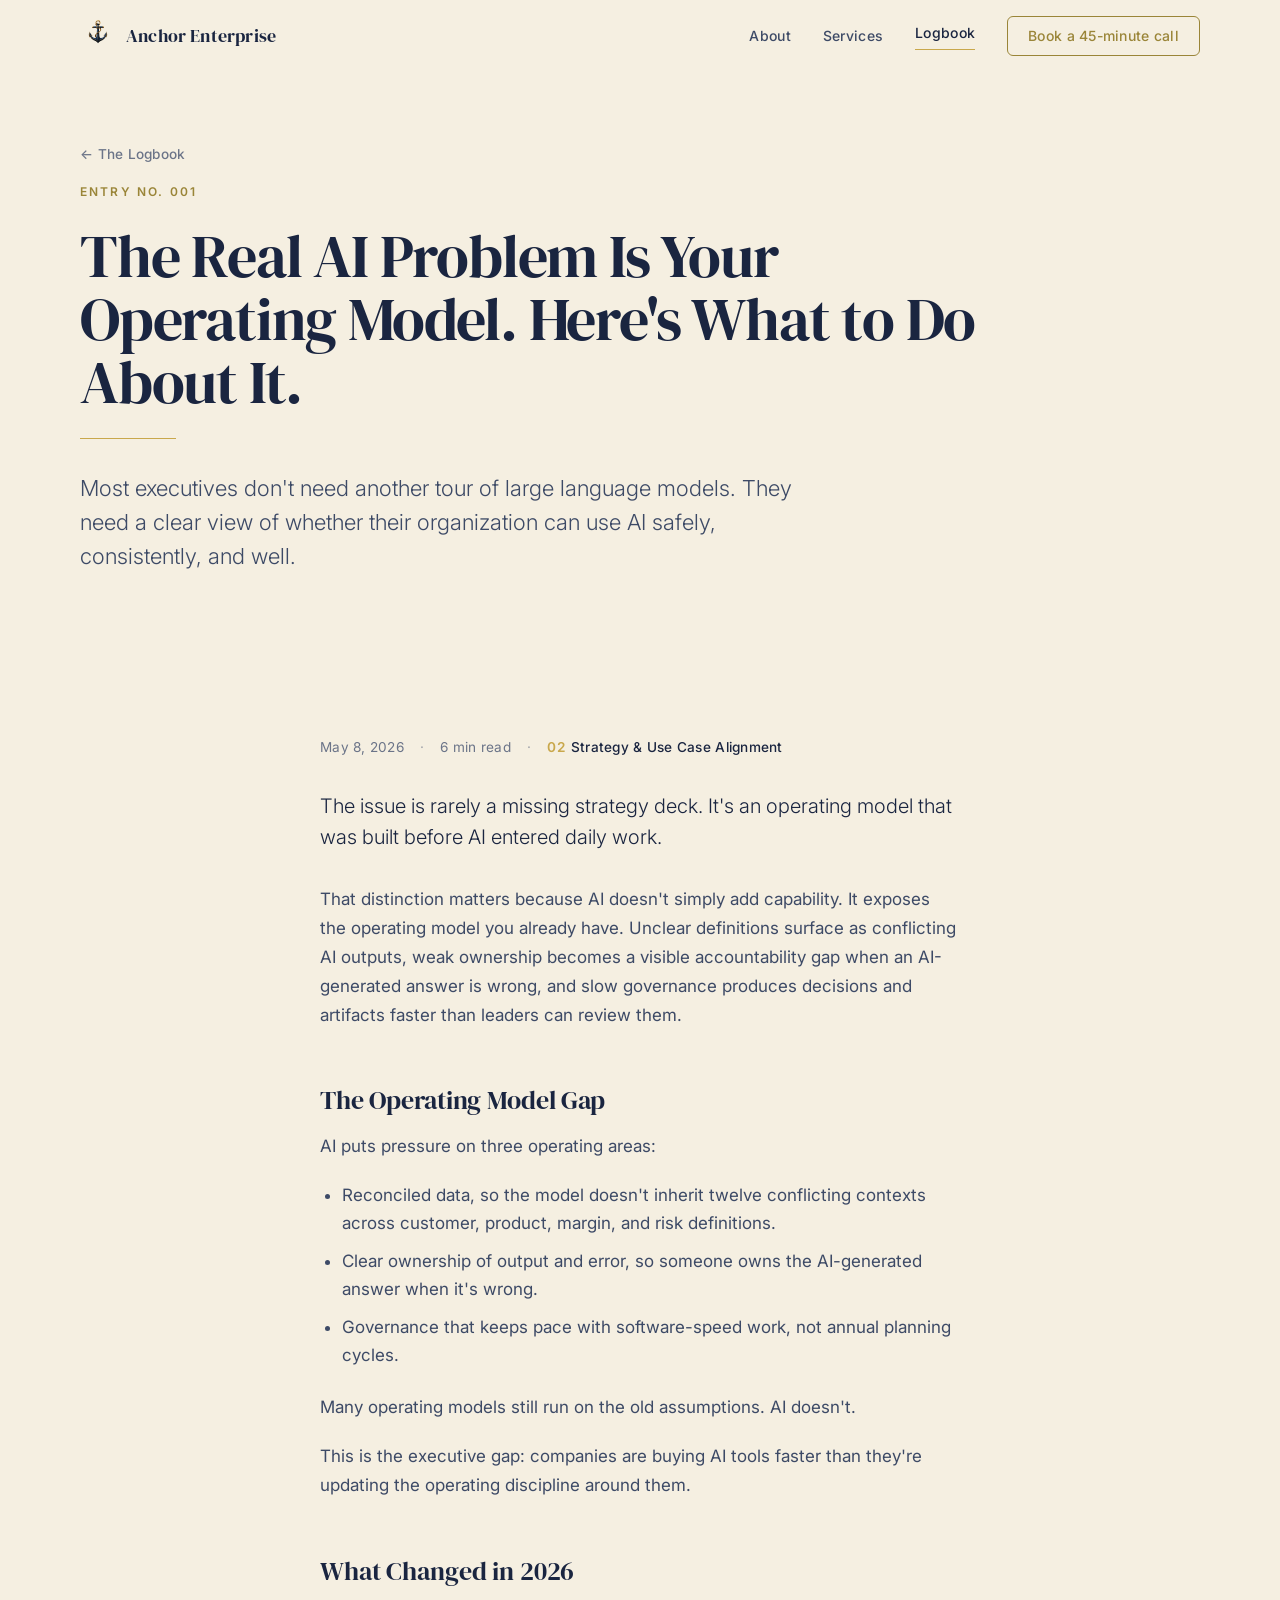
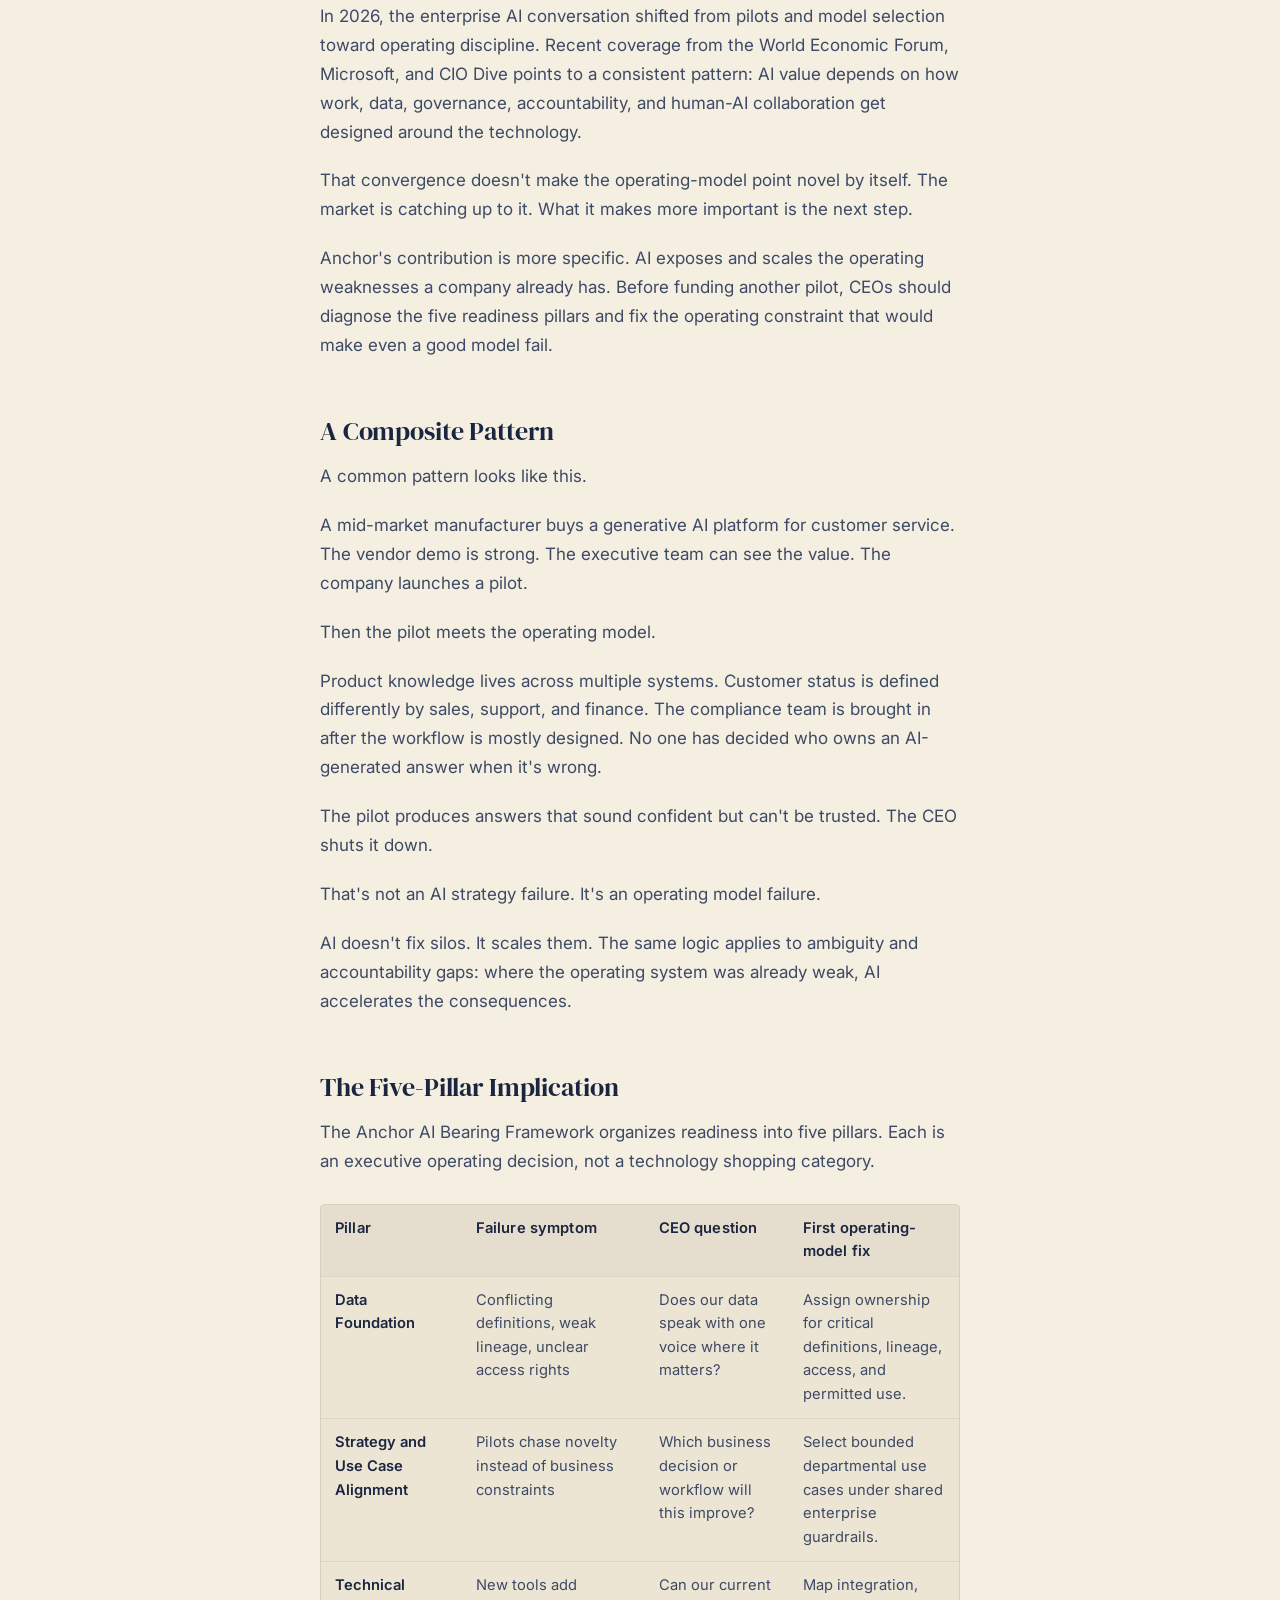
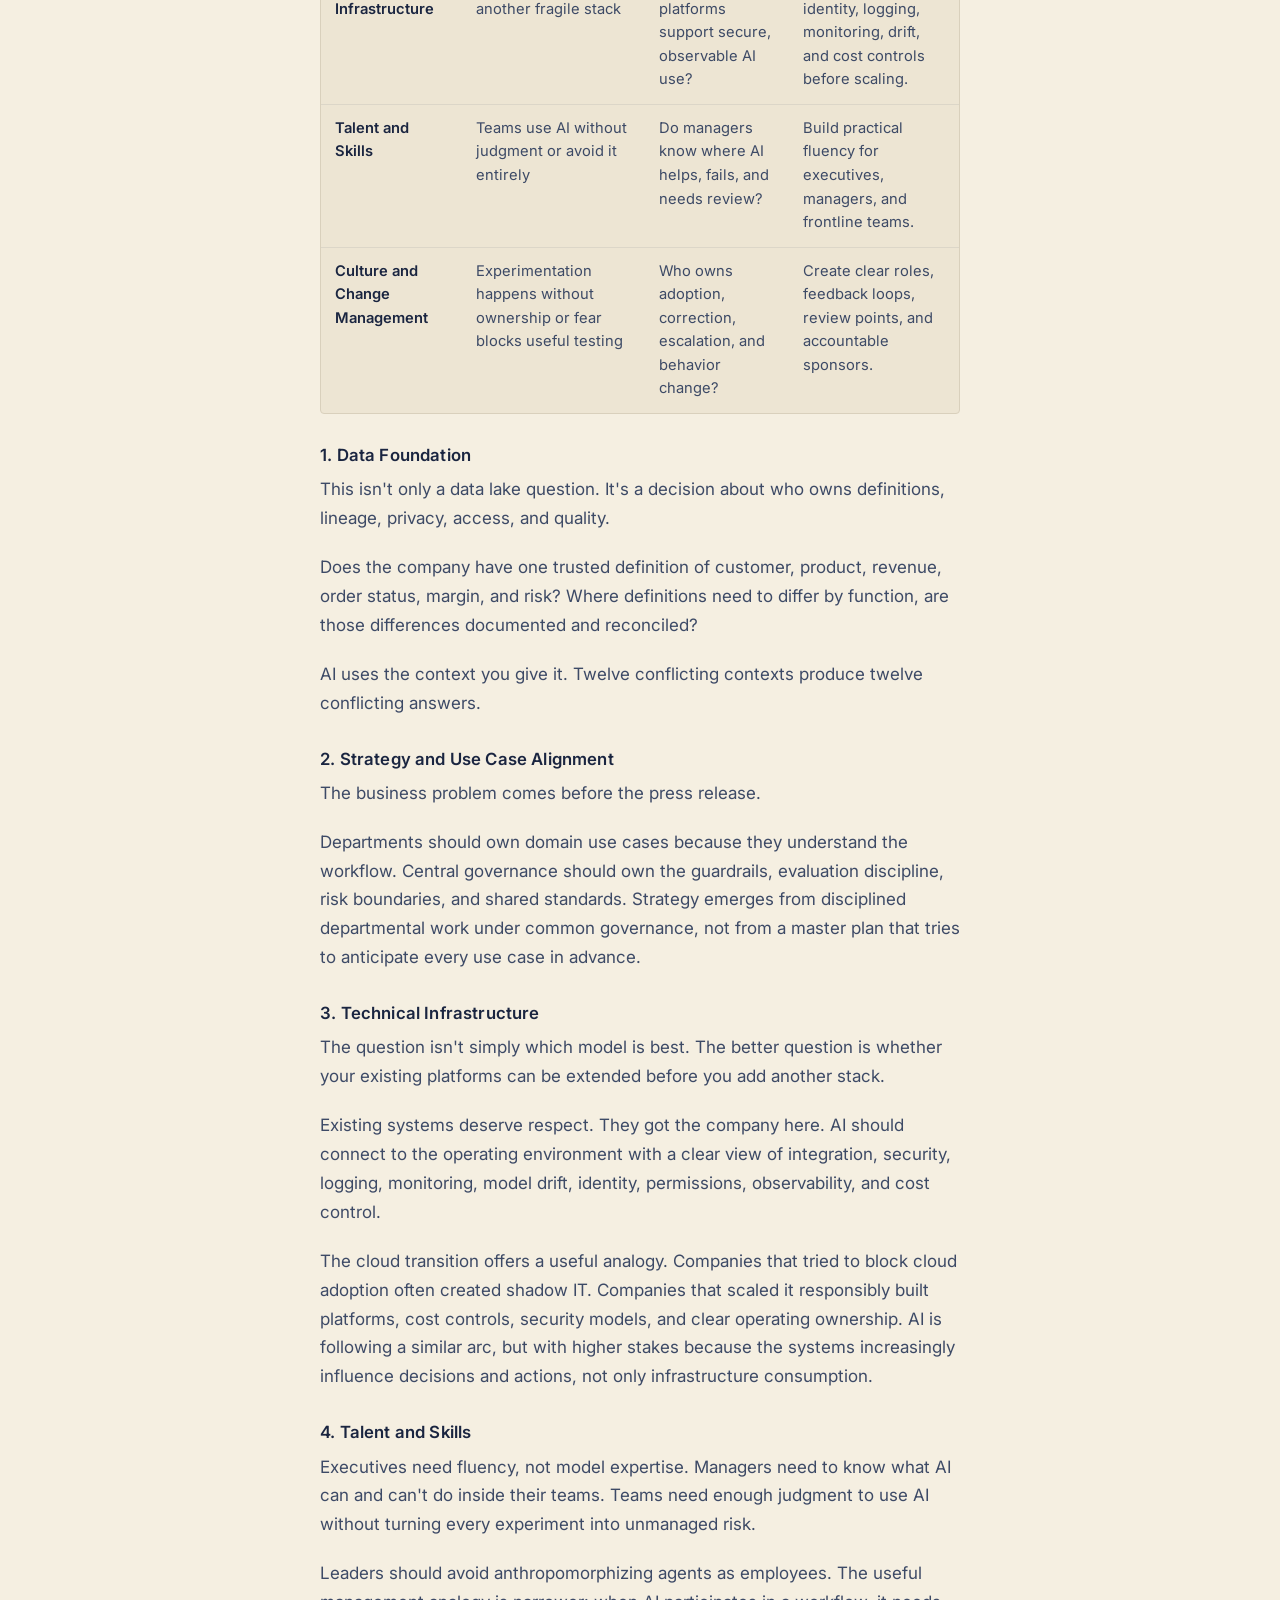
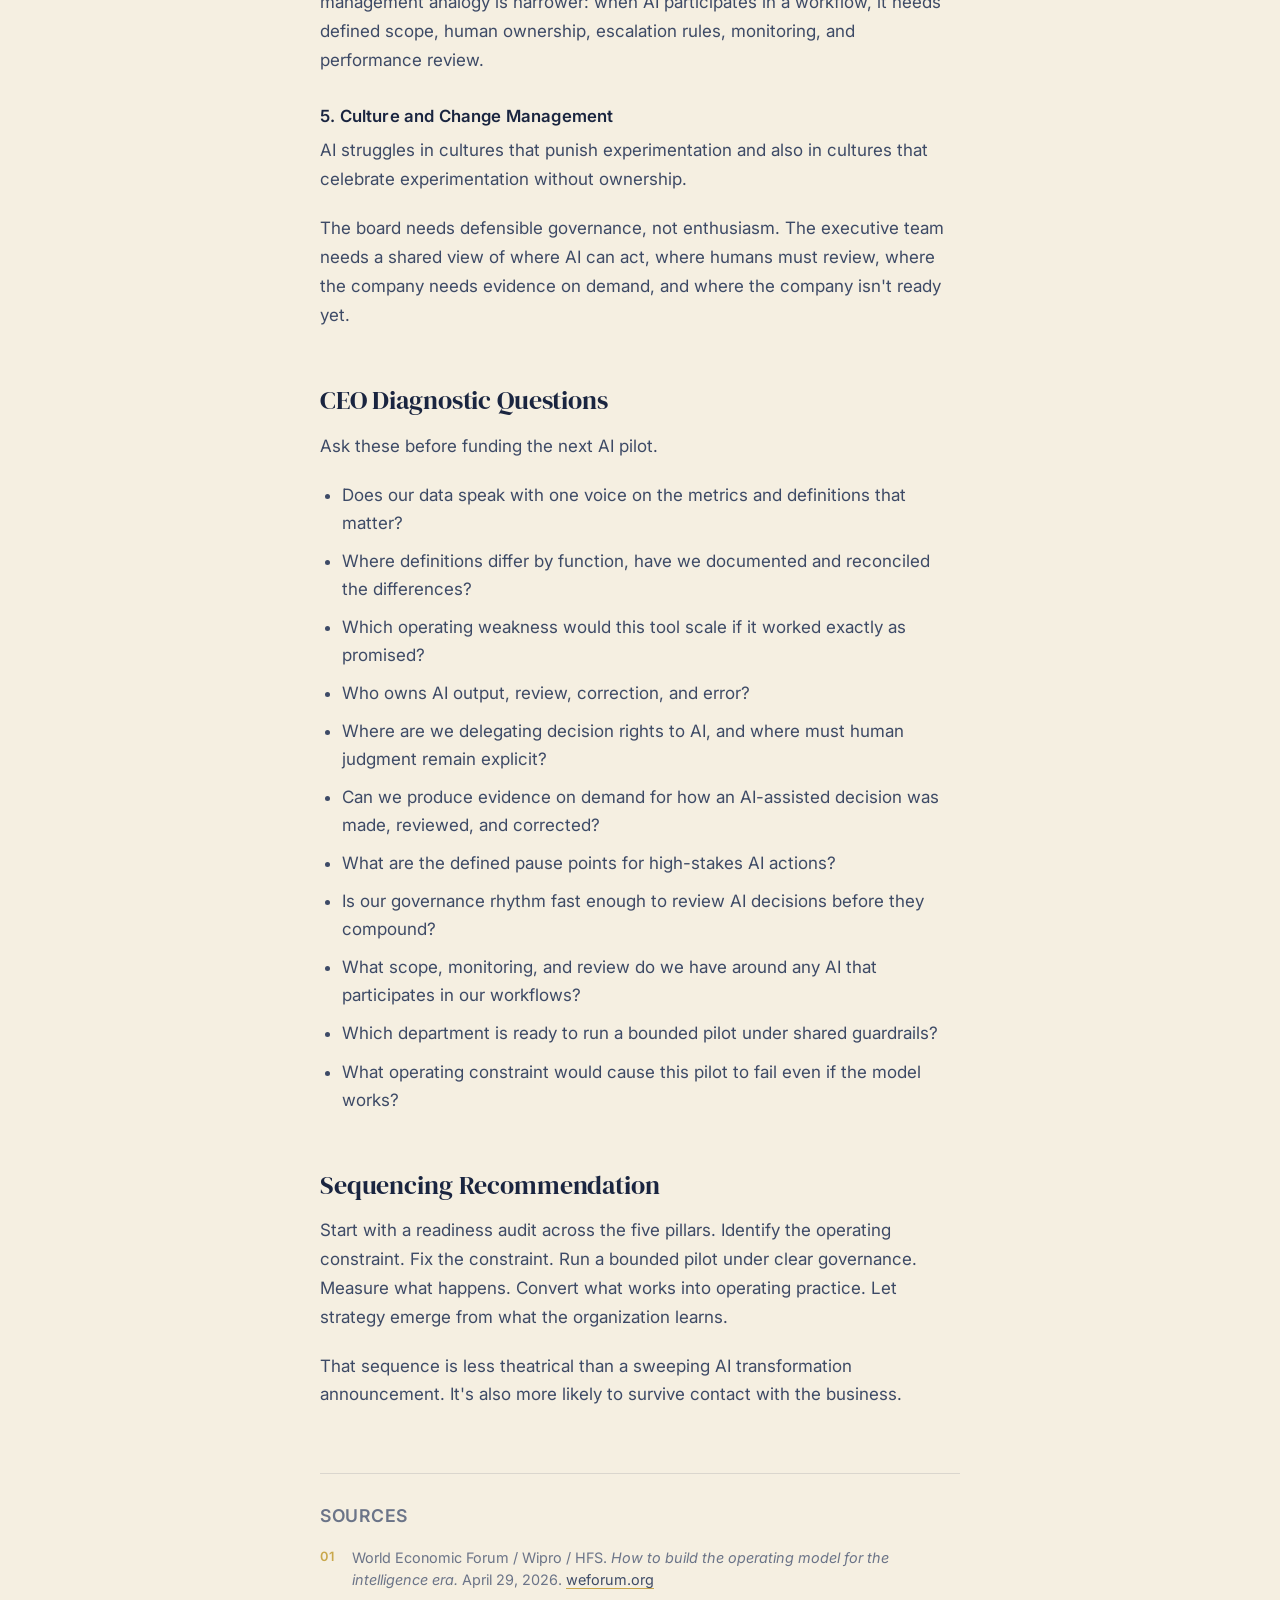
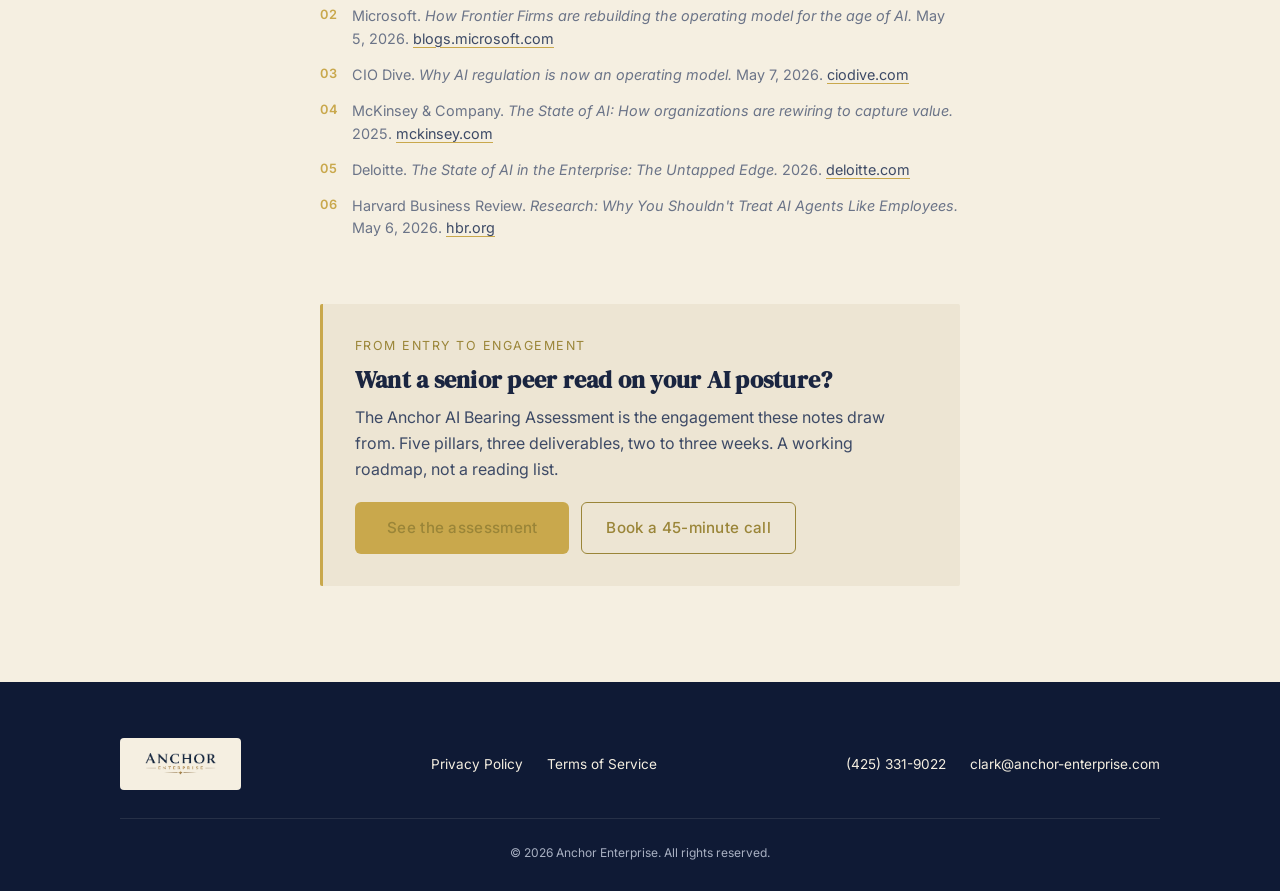
<file: logbook/operating-model-not-strategy.html>
<!DOCTYPE html>
<html lang="en">
<head>
    <meta charset="UTF-8">
    <meta name="viewport" content="width=device-width, initial-scale=1.0">
    <title>The Real AI Problem Is Your Operating Model — Anchor Enterprise</title>
    <meta name="description" content="Most executives don't have an AI strategy problem. They have an operating model problem. A practitioner read on why pilots fail and what to fix first.">
    <meta name="keywords" content="AI operating model, AI strategy, AI readiness, executive AI advisory, Anchor AI Bearing, Clark Schnase">
    <meta property="og:title" content="The Real AI Problem Is Your Operating Model — Anchor Enterprise">
    <meta property="og:description" content="AI doesn't add capability. It exposes the operating model you already have. Why pilots fail at the seam between strategy and operations, and what CEOs should diagnose first.">
    <meta property="og:type" content="article">
    <meta property="og:url" content="https://anchor-enterprise.com/logbook/operating-model-not-strategy.html">
    <meta property="og:image" content="https://anchor-enterprise.com/assets/og-image.png">
    <meta name="author" content="Clark Schnase">
    <meta property="article:published_time" content="2026-05-08">
    <meta property="article:section" content="Strategy and Use Case Alignment">
    <link rel="canonical" href="https://anchor-enterprise.com/logbook/operating-model-not-strategy.html">
    <link rel="icon" type="image/png" href="../assets/anchor-mark.png">
    <link rel="apple-touch-icon" href="../assets/anchor-mark.png">
    <link rel="preconnect" href="https://fonts.googleapis.com">
    <link rel="preconnect" href="https://fonts.gstatic.com" crossorigin>
    <link href="https://fonts.googleapis.com/css2?family=DM+Serif+Display&family=Inter:wght@300;400;500;600&display=swap" rel="stylesheet">
    <link rel="stylesheet" href="../styles.css">
    <!-- Google tag (gtag.js) -->
    <script async src="https://www.googletagmanager.com/gtag/js?id=G-DP552GE7VP"></script>
    <script>
      window.dataLayer = window.dataLayer || [];
      function gtag(){dataLayer.push(arguments);}
      gtag('js', new Date());
      gtag('config', 'G-DP552GE7VP');
    </script>
</head>
<body>
    <!-- Navigation -->
    <nav class="nav scrolled" id="nav">
        <div class="nav-inner">
            <a href="../index.html" class="nav-logo" aria-label="Anchor Enterprise home">
                <img src="../assets/anchor-mark.png" alt="" class="nav-logo-mark">
                <span class="nav-logo-text">Anchor Enterprise</span>
            </a>
            <div class="nav-links">
                <a href="../index.html#about">About</a>
                <a href="../index.html#services">Services</a>
                <a href="../logbook.html" aria-current="page">Logbook</a>
                <a href="https://calendar.app.google/hUtfPcRYZ8Zdm6JH6" target="_blank" rel="noopener" class="nav-cta">Book a 45-minute call</a>
            </div>
            <button class="mobile-toggle" id="mobile-toggle" aria-label="Menu">
                <span></span>
                <span></span>
            </button>
        </div>
    </nav>

    <!-- Mobile Menu -->
    <div class="mobile-menu" id="mobile-menu">
        <a href="../index.html#about">About</a>
        <a href="../index.html#services">Services</a>
        <a href="../logbook.html">Logbook</a>
        <a href="https://calendar.app.google/hUtfPcRYZ8Zdm6JH6" target="_blank" rel="noopener" class="nav-cta">Book a 45-minute call</a>
    </div>

    <!-- Hero -->
    <header class="hero hero--subpage">
        <div class="hero-content">
            <a href="../logbook.html" class="back-link reveal">&larr; The Logbook</a>
            <div class="hero-eyebrow reveal">Entry No. 001</div>
            <h1 class="hero-title reveal">The Real AI Problem Is Your Operating Model. Here's What to Do About It.</h1>
            <hr class="rule reveal">
            <p class="hero-sub reveal">Most executives don't need another tour of large language models. They need a clear view of whether their organization can use AI safely, consistently, and well.</p>
        </div>
    </header>

    <!-- Article body -->
    <main class="article-page">
        <div class="container">

            <div class="article-meta">
                <span class="meta-date">May 8, 2026</span>
                <span class="meta-dot" aria-hidden="true">&middot;</span>
                <span class="meta-time">6 min read</span>
                <span class="meta-dot" aria-hidden="true">&middot;</span>
                <span class="meta-pillar"><span class="meta-pillar-num">02</span>Strategy &amp; Use Case Alignment</span>
            </div>

            <div class="article-body">

                <p class="lead">The issue is rarely a missing strategy deck. It's an operating model that was built before AI entered daily work.</p>

                <p>That distinction matters because AI doesn't simply add capability. It exposes the operating model you already have. Unclear definitions surface as conflicting AI outputs, weak ownership becomes a visible accountability gap when an AI-generated answer is wrong, and slow governance produces decisions and artifacts faster than leaders can review them.</p>

                <h2>The Operating Model Gap</h2>

                <p>AI puts pressure on three operating areas:</p>

                <ul>
                    <li>Reconciled data, so the model doesn't inherit twelve conflicting contexts across customer, product, margin, and risk definitions.</li>
                    <li>Clear ownership of output and error, so someone owns the AI-generated answer when it's wrong.</li>
                    <li>Governance that keeps pace with software-speed work, not annual planning cycles.</li>
                </ul>

                <p>Many operating models still run on the old assumptions. AI doesn't.</p>

                <p>This is the executive gap: companies are buying AI tools faster than they're updating the operating discipline around them.</p>

                <h2>What Changed in 2026</h2>

                <p>In 2026, the enterprise AI conversation shifted from pilots and model selection toward operating discipline. Recent coverage from the World Economic Forum, Microsoft, and CIO Dive points to a consistent pattern: AI value depends on how work, data, governance, accountability, and human-AI collaboration get designed around the technology.</p>

                <p>That convergence doesn't make the operating-model point novel by itself. The market is catching up to it. What it makes more important is the next step.</p>

                <p>Anchor's contribution is more specific. AI exposes and scales the operating weaknesses a company already has. Before funding another pilot, CEOs should diagnose the five readiness pillars and fix the operating constraint that would make even a good model fail.</p>

                <h2>A Composite Pattern</h2>

                <p>A common pattern looks like this.</p>

                <p>A mid-market manufacturer buys a generative AI platform for customer service. The vendor demo is strong. The executive team can see the value. The company launches a pilot.</p>

                <p>Then the pilot meets the operating model.</p>

                <p>Product knowledge lives across multiple systems. Customer status is defined differently by sales, support, and finance. The compliance team is brought in after the workflow is mostly designed. No one has decided who owns an AI-generated answer when it's wrong.</p>

                <p>The pilot produces answers that sound confident but can't be trusted. The CEO shuts it down.</p>

                <p>That's not an AI strategy failure. It's an operating model failure.</p>

                <p>AI doesn't fix silos. It scales them. The same logic applies to ambiguity and accountability gaps: where the operating system was already weak, AI accelerates the consequences.</p>

                <h2>The Five-Pillar Implication</h2>

                <p>The Anchor AI Bearing Framework organizes readiness into five pillars. Each is an executive operating decision, not a technology shopping category.</p>

                <div class="article-table-wrap">
                    <table class="article-table">
                        <thead>
                            <tr>
                                <th>Pillar</th>
                                <th>Failure symptom</th>
                                <th>CEO question</th>
                                <th>First operating-model fix</th>
                            </tr>
                        </thead>
                        <tbody>
                            <tr>
                                <td><strong>Data Foundation</strong></td>
                                <td>Conflicting definitions, weak lineage, unclear access rights</td>
                                <td>Does our data speak with one voice where it matters?</td>
                                <td>Assign ownership for critical definitions, lineage, access, and permitted use.</td>
                            </tr>
                            <tr>
                                <td><strong>Strategy and Use Case Alignment</strong></td>
                                <td>Pilots chase novelty instead of business constraints</td>
                                <td>Which business decision or workflow will this improve?</td>
                                <td>Select bounded departmental use cases under shared enterprise guardrails.</td>
                            </tr>
                            <tr>
                                <td><strong>Technical Infrastructure</strong></td>
                                <td>New tools add another fragile stack</td>
                                <td>Can our current platforms support secure, observable AI use?</td>
                                <td>Map integration, identity, logging, monitoring, drift, and cost controls before scaling.</td>
                            </tr>
                            <tr>
                                <td><strong>Talent and Skills</strong></td>
                                <td>Teams use AI without judgment or avoid it entirely</td>
                                <td>Do managers know where AI helps, fails, and needs review?</td>
                                <td>Build practical fluency for executives, managers, and frontline teams.</td>
                            </tr>
                            <tr>
                                <td><strong>Culture and Change Management</strong></td>
                                <td>Experimentation happens without ownership or fear blocks useful testing</td>
                                <td>Who owns adoption, correction, escalation, and behavior change?</td>
                                <td>Create clear roles, feedback loops, review points, and accountable sponsors.</td>
                            </tr>
                        </tbody>
                    </table>
                </div>

                <h3>1. Data Foundation</h3>

                <p>This isn't only a data lake question. It's a decision about who owns definitions, lineage, privacy, access, and quality.</p>

                <p>Does the company have one trusted definition of customer, product, revenue, order status, margin, and risk? Where definitions need to differ by function, are those differences documented and reconciled?</p>

                <p>AI uses the context you give it. Twelve conflicting contexts produce twelve conflicting answers.</p>

                <h3>2. Strategy and Use Case Alignment</h3>

                <p>The business problem comes before the press release.</p>

                <p>Departments should own domain use cases because they understand the workflow. Central governance should own the guardrails, evaluation discipline, risk boundaries, and shared standards. Strategy emerges from disciplined departmental work under common governance, not from a master plan that tries to anticipate every use case in advance.</p>

                <h3>3. Technical Infrastructure</h3>

                <p>The question isn't simply which model is best. The better question is whether your existing platforms can be extended before you add another stack.</p>

                <p>Existing systems deserve respect. They got the company here. AI should connect to the operating environment with a clear view of integration, security, logging, monitoring, model drift, identity, permissions, observability, and cost control.</p>

                <p>The cloud transition offers a useful analogy. Companies that tried to block cloud adoption often created shadow IT. Companies that scaled it responsibly built platforms, cost controls, security models, and clear operating ownership. AI is following a similar arc, but with higher stakes because the systems increasingly influence decisions and actions, not only infrastructure consumption.</p>

                <h3>4. Talent and Skills</h3>

                <p>Executives need fluency, not model expertise. Managers need to know what AI can and can't do inside their teams. Teams need enough judgment to use AI without turning every experiment into unmanaged risk.</p>

                <p>Leaders should avoid anthropomorphizing agents as employees. The useful management analogy is narrower: when AI participates in a workflow, it needs defined scope, human ownership, escalation rules, monitoring, and performance review.</p>

                <h3>5. Culture and Change Management</h3>

                <p>AI struggles in cultures that punish experimentation and also in cultures that celebrate experimentation without ownership.</p>

                <p>The board needs defensible governance, not enthusiasm. The executive team needs a shared view of where AI can act, where humans must review, where the company needs evidence on demand, and where the company isn't ready yet.</p>

                <h2>CEO Diagnostic Questions</h2>

                <p>Ask these before funding the next AI pilot.</p>

                <ul>
                    <li>Does our data speak with one voice on the metrics and definitions that matter?</li>
                    <li>Where definitions differ by function, have we documented and reconciled the differences?</li>
                    <li>Which operating weakness would this tool scale if it worked exactly as promised?</li>
                    <li>Who owns AI output, review, correction, and error?</li>
                    <li>Where are we delegating decision rights to AI, and where must human judgment remain explicit?</li>
                    <li>Can we produce evidence on demand for how an AI-assisted decision was made, reviewed, and corrected?</li>
                    <li>What are the defined pause points for high-stakes AI actions?</li>
                    <li>Is our governance rhythm fast enough to review AI decisions before they compound?</li>
                    <li>What scope, monitoring, and review do we have around any AI that participates in our workflows?</li>
                    <li>Which department is ready to run a bounded pilot under shared guardrails?</li>
                    <li>What operating constraint would cause this pilot to fail even if the model works?</li>
                </ul>

                <h2>Sequencing Recommendation</h2>

                <p>Start with a readiness audit across the five pillars. Identify the operating constraint. Fix the constraint. Run a bounded pilot under clear governance. Measure what happens. Convert what works into operating practice. Let strategy emerge from what the organization learns.</p>

                <p>That sequence is less theatrical than a sweeping AI transformation announcement. It's also more likely to survive contact with the business.</p>

                <!-- Sources -->
                <div class="article-sources">
                    <h2>Sources</h2>
                    <ol>
                        <li>World Economic Forum / Wipro / HFS. <em>How to build the operating model for the intelligence era.</em> April 29, 2026. <a href="https://www.weforum.org/stories/2026/04/build-operating-model-ai-intelligence-era/" target="_blank" rel="noopener">weforum.org</a></li>
                        <li>Microsoft. <em>How Frontier Firms are rebuilding the operating model for the age of AI.</em> May 5, 2026. <a href="https://blogs.microsoft.com/blog/2026/05/05/how-frontier-firms-are-rebuilding-the-operating-model-for-the-age-of-ai/" target="_blank" rel="noopener">blogs.microsoft.com</a></li>
                        <li>CIO Dive. <em>Why AI regulation is now an operating model.</em> May 7, 2026. <a href="https://www.ciodive.com/news/US-AI-regulation-operating-model/819062/" target="_blank" rel="noopener">ciodive.com</a></li>
                        <li>McKinsey &amp; Company. <em>The State of AI: How organizations are rewiring to capture value.</em> 2025. <a href="https://www.mckinsey.com/capabilities/quantumblack/our-insights/the-state-of-ai" target="_blank" rel="noopener">mckinsey.com</a></li>
                        <li>Deloitte. <em>The State of AI in the Enterprise: The Untapped Edge.</em> 2026. <a href="https://www.deloitte.com/us/en/what-we-do/capabilities/applied-artificial-intelligence/content/state-of-ai-in-the-enterprise.html" target="_blank" rel="noopener">deloitte.com</a></li>
                        <li>Harvard Business Review. <em>Research: Why You Shouldn't Treat AI Agents Like Employees.</em> May 6, 2026. <a href="https://hbr.org/2026/05/research-why-you-shouldnt-treat-ai-agents-like-employees" target="_blank" rel="noopener">hbr.org</a></li>
                    </ol>
                </div>

                <!-- Footer CTA -->
                <aside class="article-footer-cta">
                    <span class="cta-eyebrow">From entry to engagement</span>
                    <h3>Want a senior peer read on your AI posture?</h3>
                    <p>The Anchor AI Bearing Assessment is the engagement these notes draw from. Five pillars, three deliverables, two to three weeks. A working roadmap, not a reading list.</p>
                    <div class="cta-actions">
                        <a href="../bearing-assessment.html" class="btn btn-primary">See the assessment</a>
                        <a href="https://calendar.app.google/hUtfPcRYZ8Zdm6JH6" target="_blank" rel="noopener" class="btn btn-outline">Book a 45-minute call</a>
                    </div>
                </aside>

            </div>

        </div>
    </main>

    <!-- Footer -->
    <footer class="footer">
        <div class="container">
            <div class="footer-inner">
                <div class="footer-brand">
                    <img src="../assets/anchor-wordmark-tight.png" alt="Anchor Enterprise">
                </div>
                <div class="footer-links">
                    <a href="../privacy.html">Privacy Policy</a>
                    <a href="../terms.html">Terms of Service</a>
                </div>
                <div class="footer-contact">
                    <a href="tel:+14253319022">(425) 331-9022</a>
                    <a href="mailto:clark@anchor-enterprise.com">clark@anchor-enterprise.com</a>
                </div>
            </div>
            <div class="footer-bottom">
                <p>&copy; 2026 Anchor Enterprise. All rights reserved.</p>
            </div>
        </div>
    </footer>

    <script src="../main.js"></script>
</body>
</html>
</file>
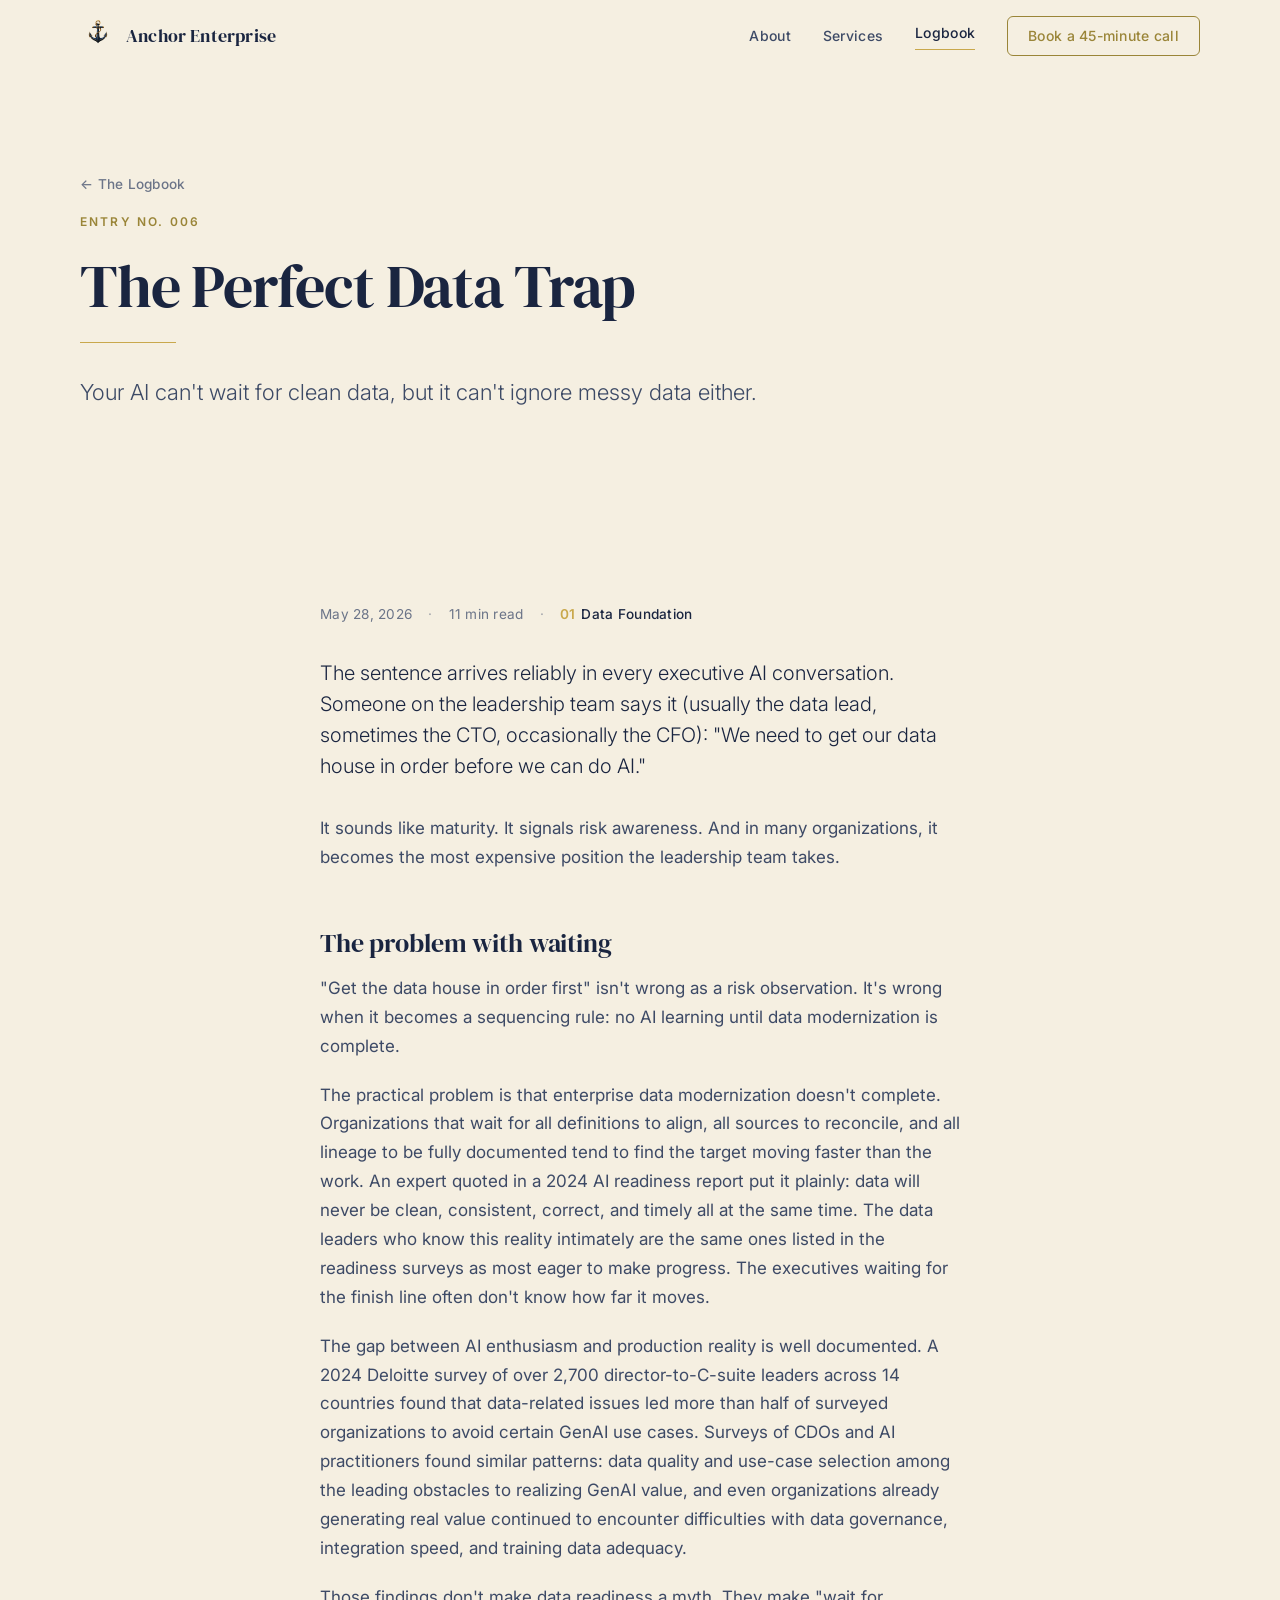
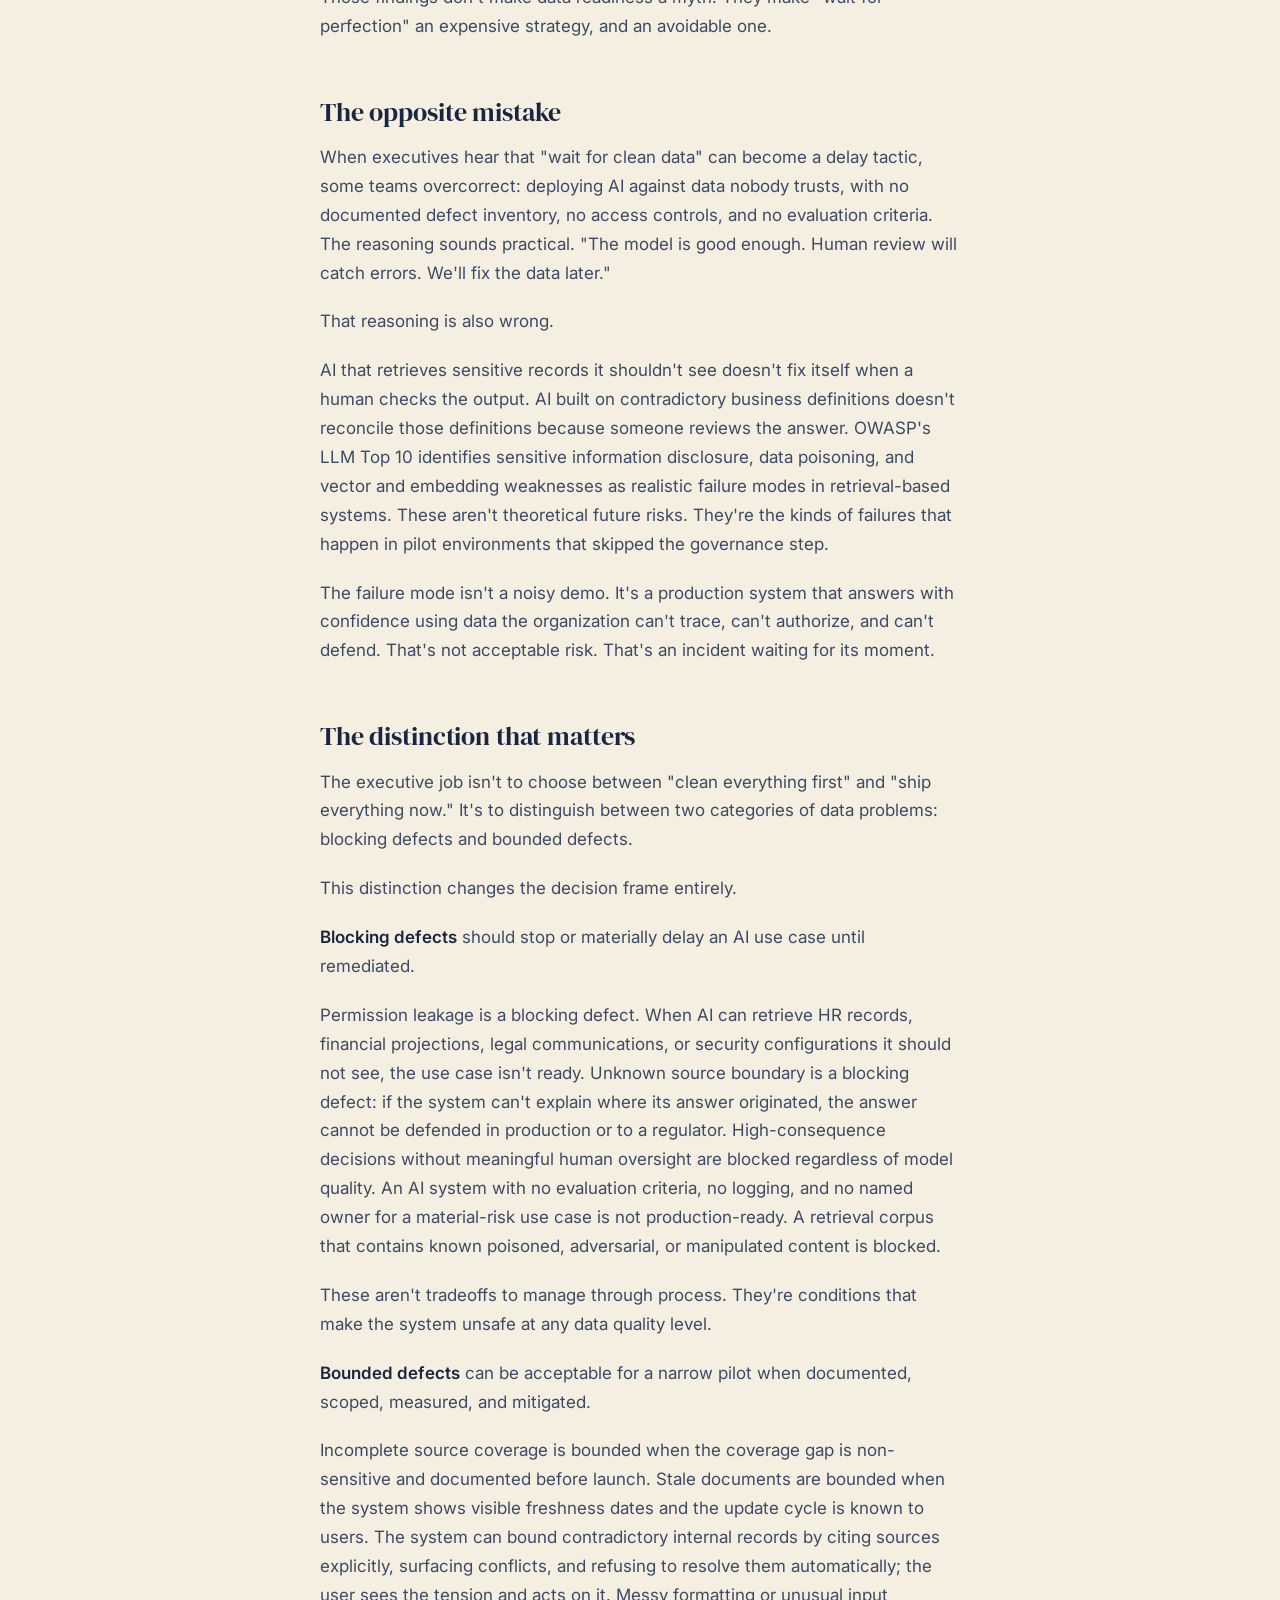
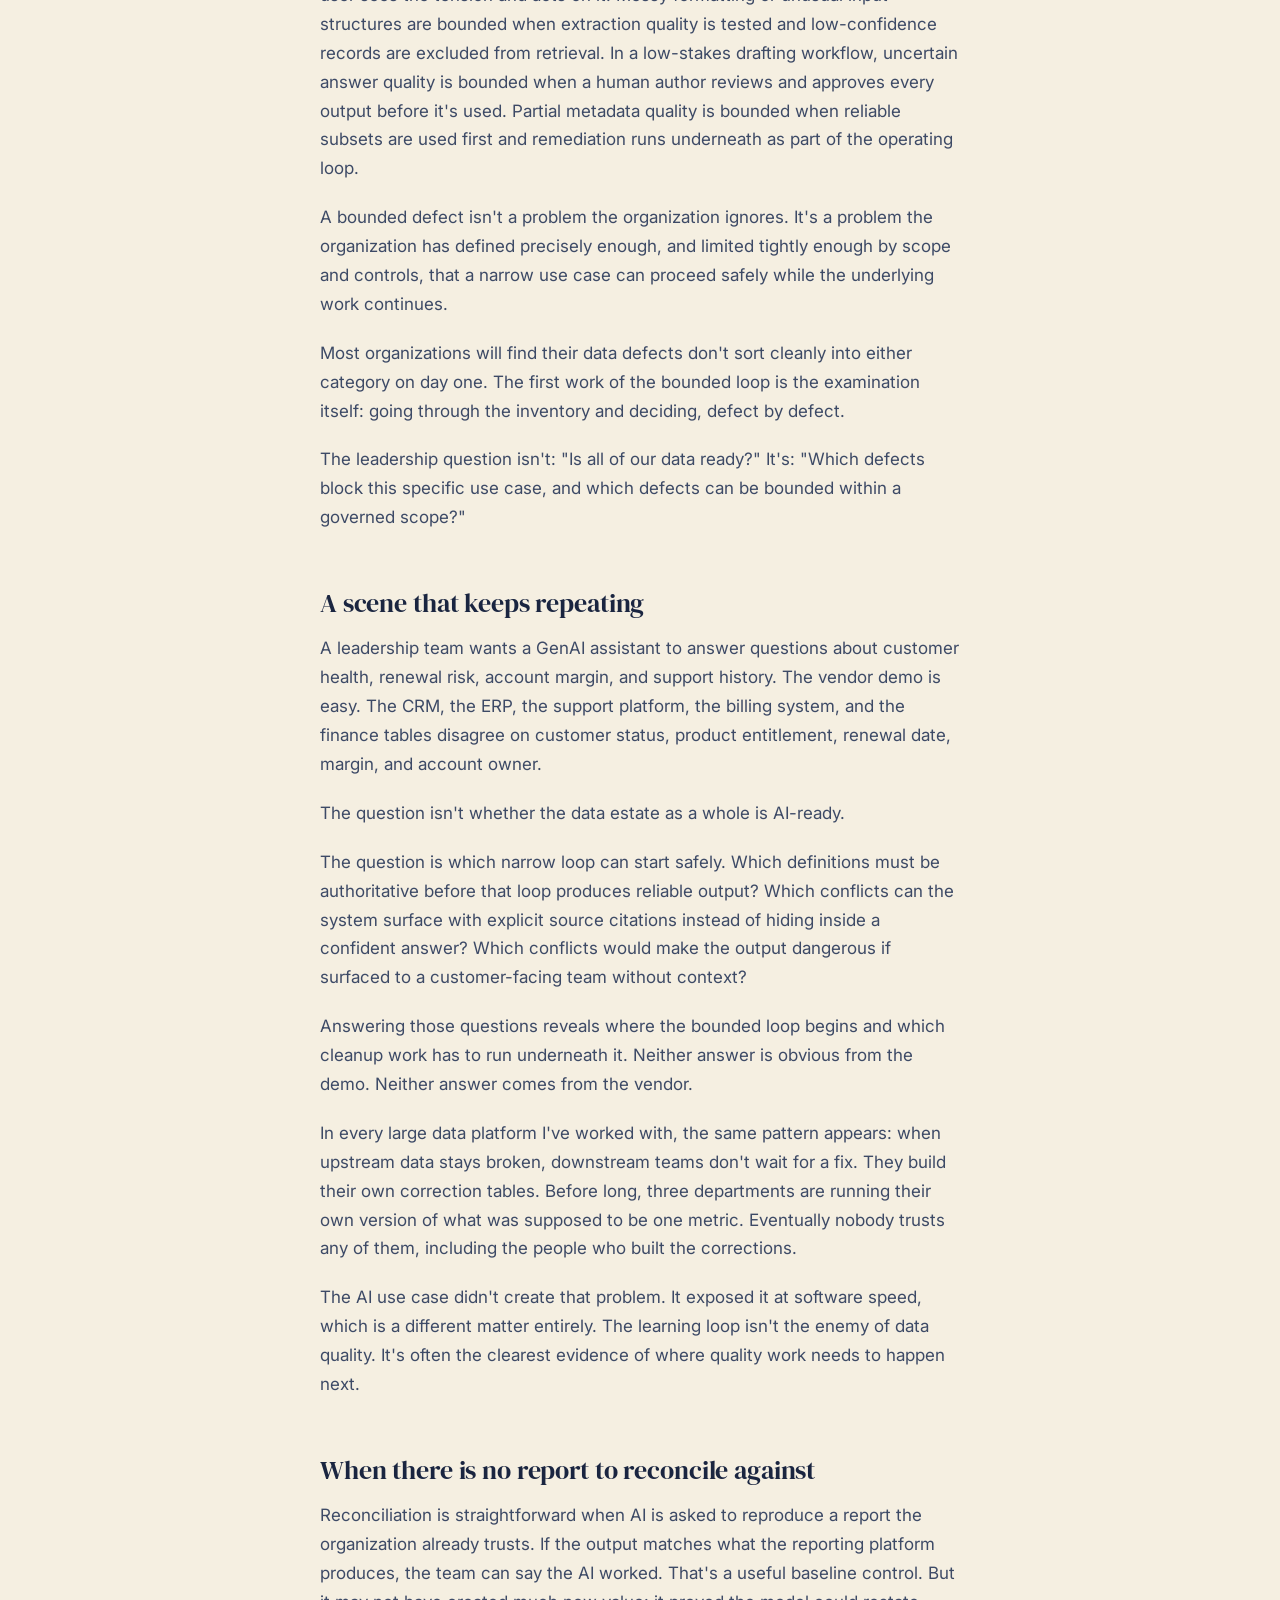
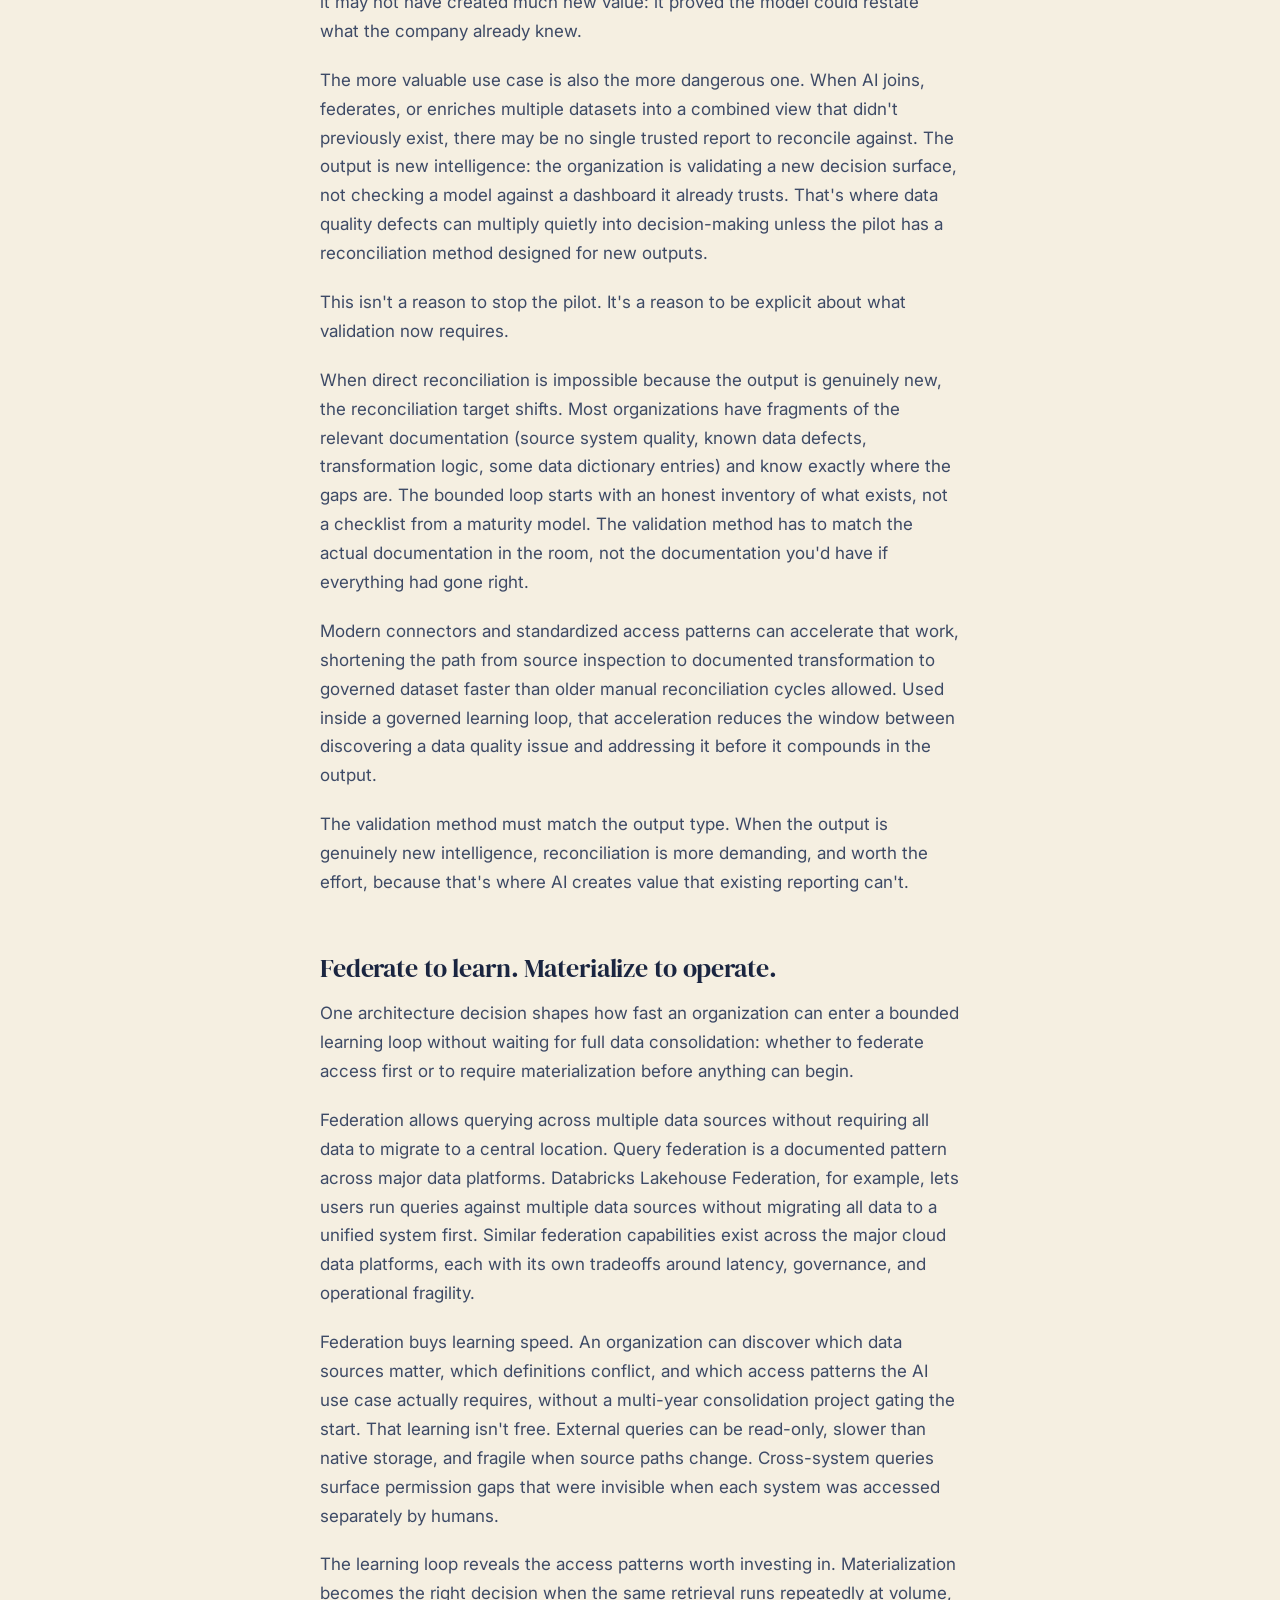
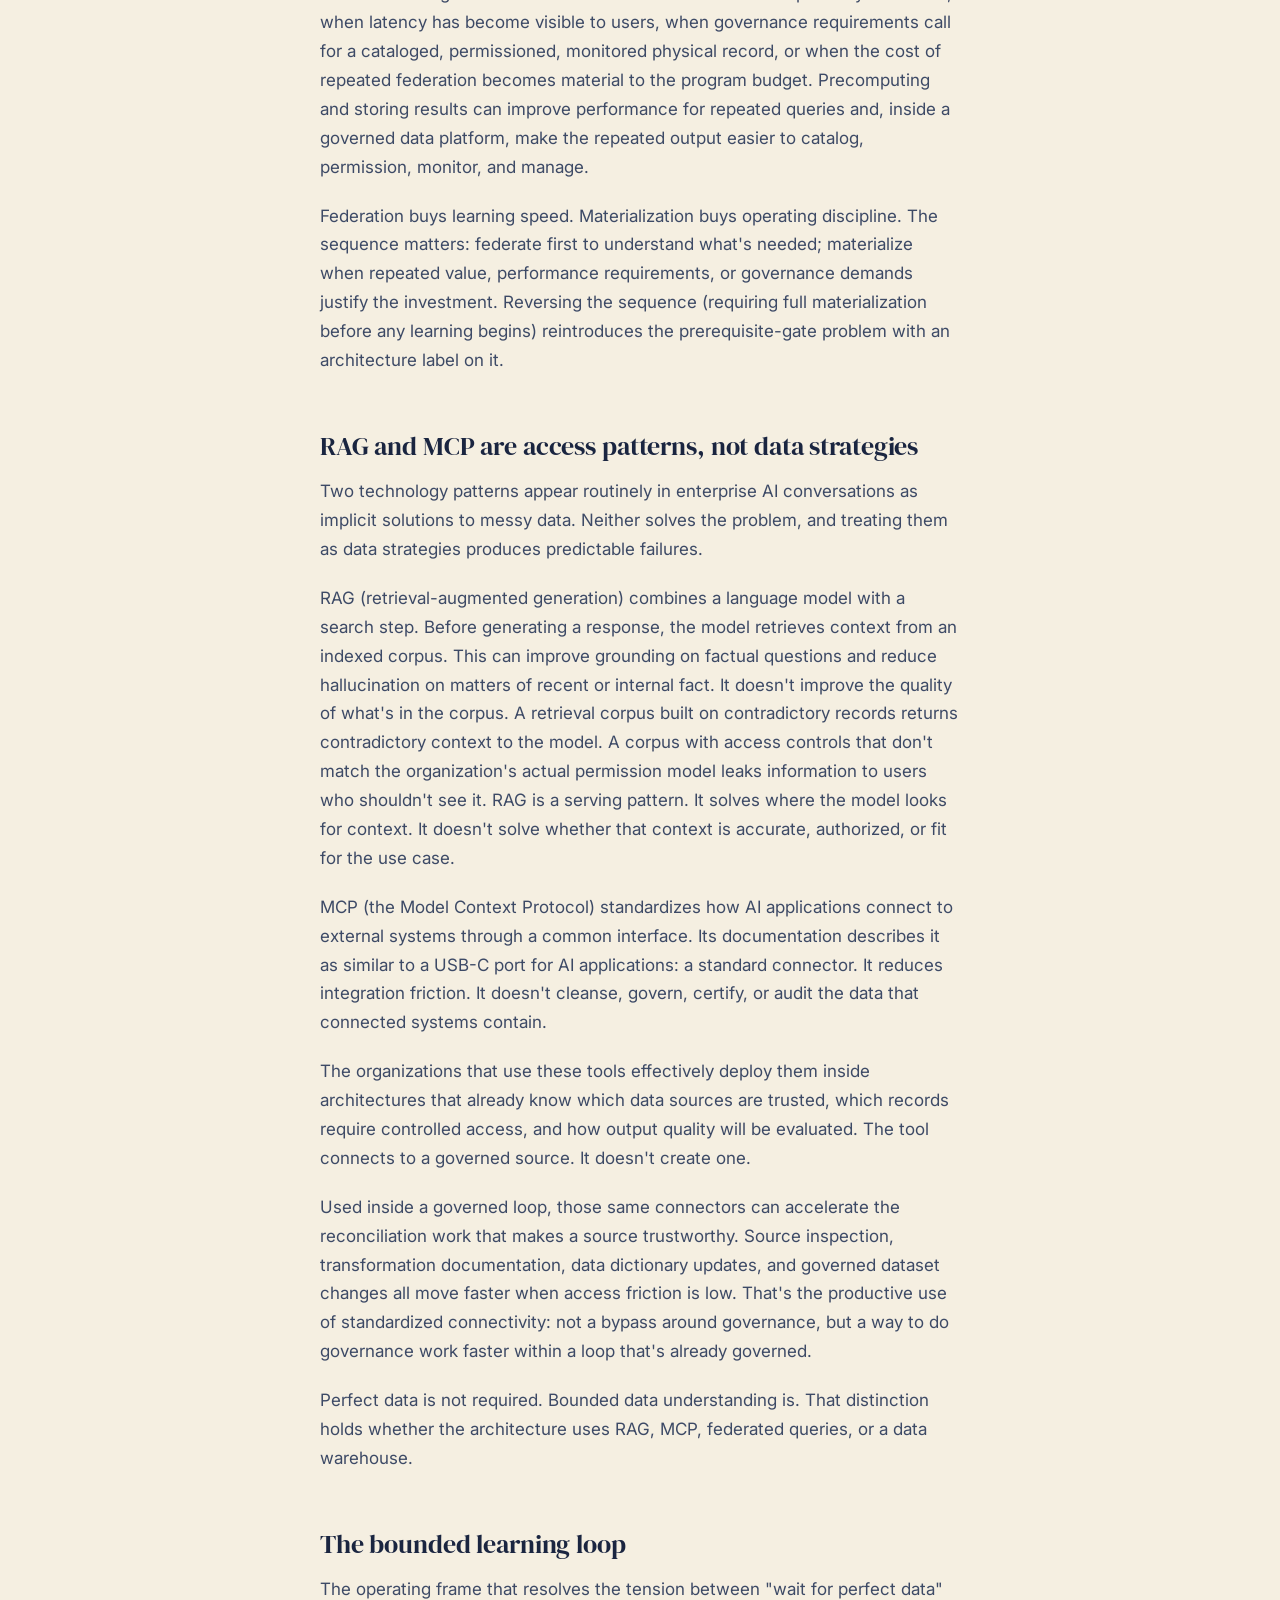
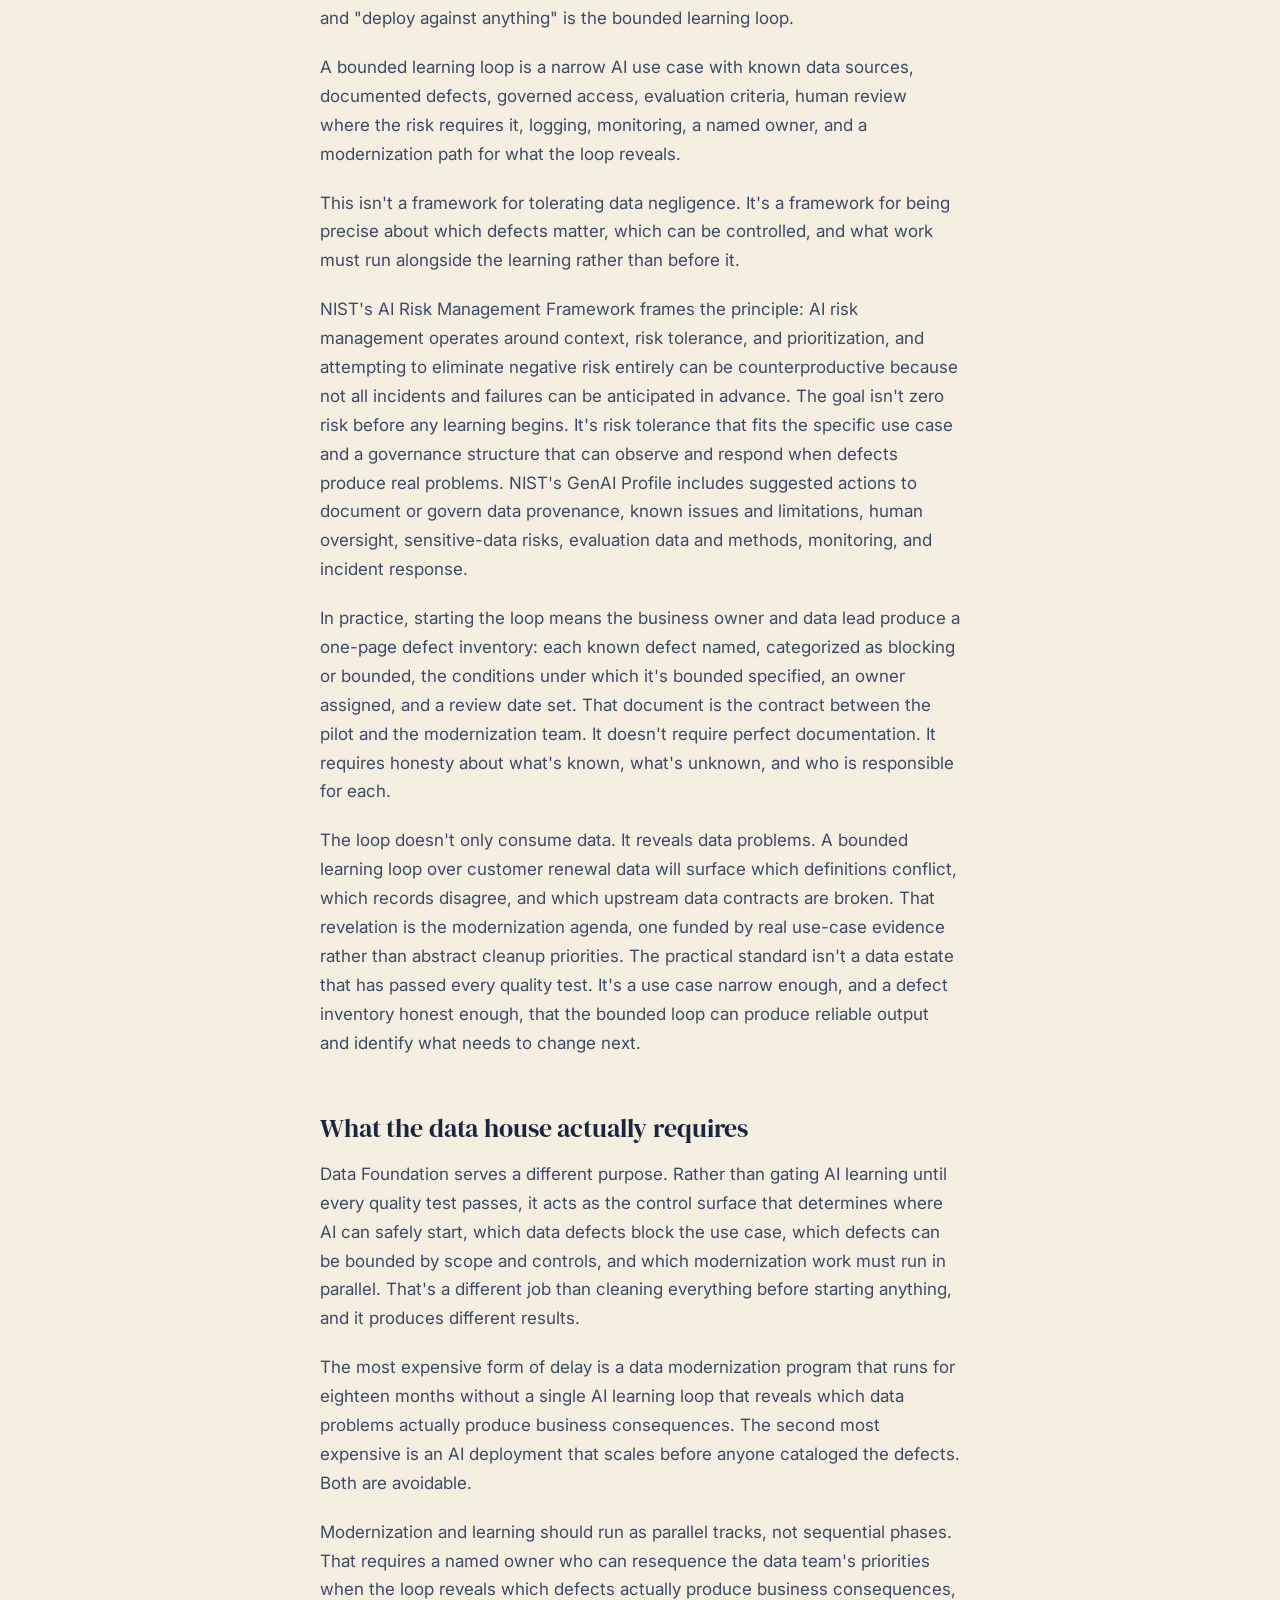
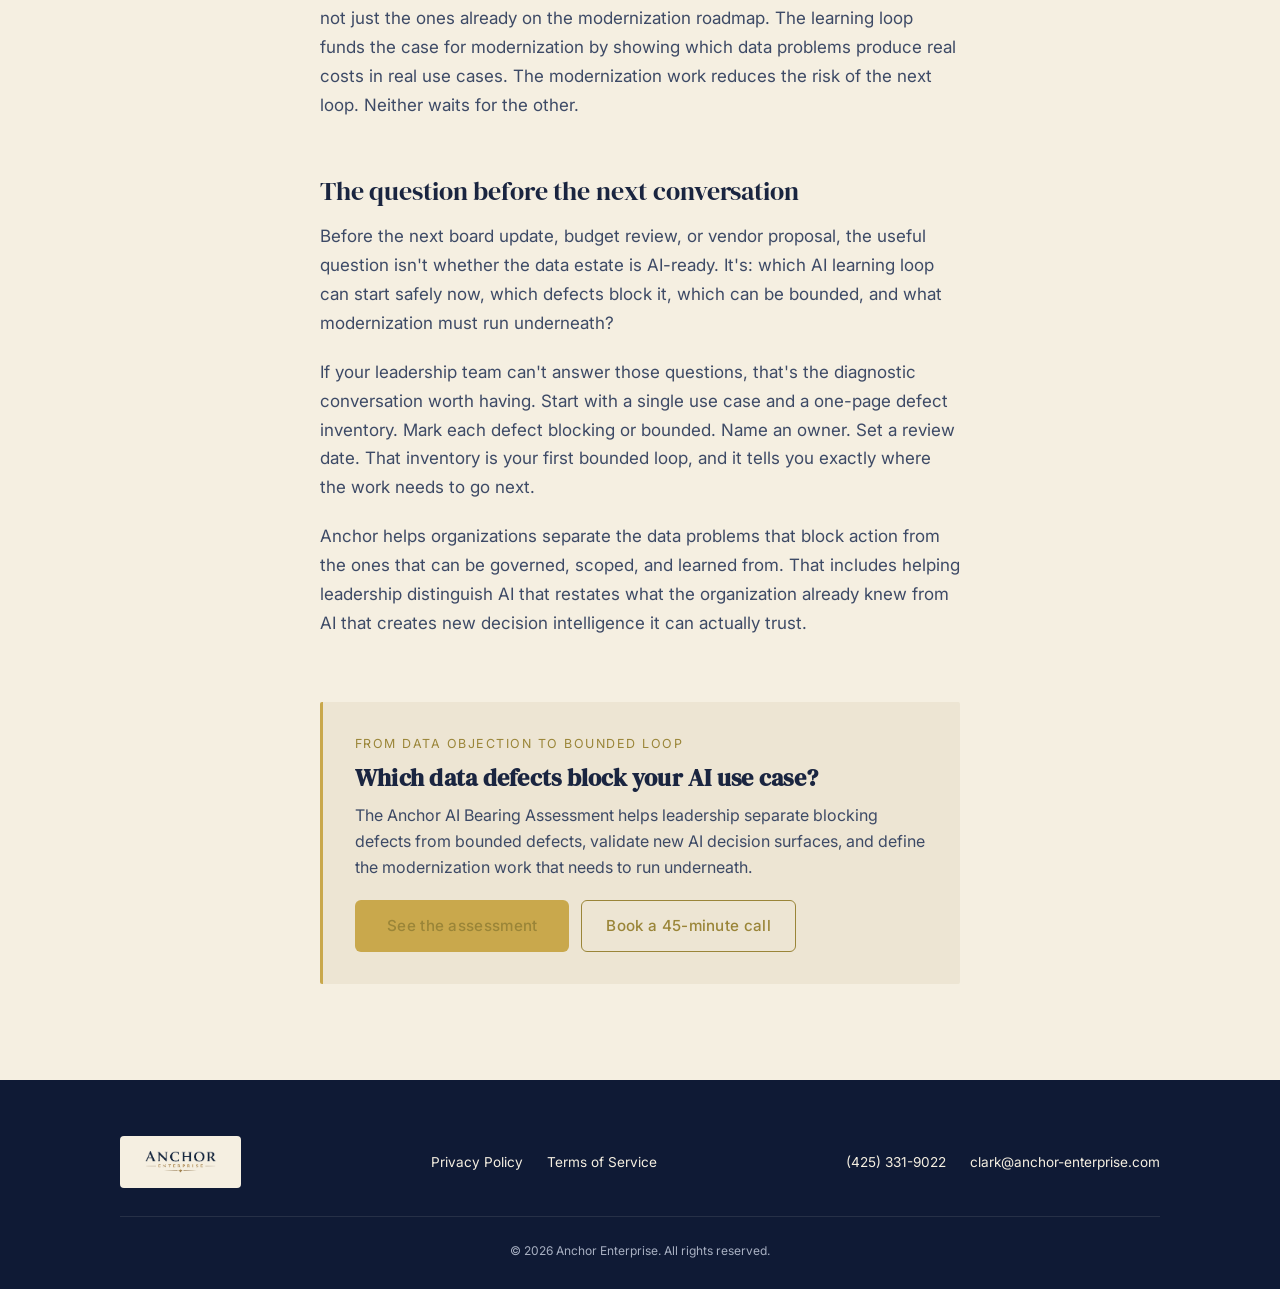
<file: logbook/perfect-data-trap.html>
<!DOCTYPE html>
<html lang="en">
<head>
    <meta charset="UTF-8">
    <meta name="viewport" content="width=device-width, initial-scale=1.0">
    <title>The Perfect Data Trap — Anchor Enterprise</title>
    <meta name="description" content="Waiting for perfect data before starting AI can become an expensive delay. But deploying AI against data nobody trusts is just as dangerous. The executive job is to decide which data defects block action, which can be bounded, and how to validate new AI decision surfaces.">
    <meta name="keywords" content="AI data quality, AI data readiness, AI governance, MCP, RAG, data foundation, AI Bearing Assessment, Anchor Enterprise, Clark Schnase">
    <meta property="og:title" content="The Perfect Data Trap — Anchor Enterprise">
    <meta property="og:description" content="Waiting for perfect data before starting AI can become an expensive delay. But deploying AI against data nobody trusts is just as dangerous. The executive job is to decide which data defects block action, which can be bounded, and how to validate new AI decision surfaces.">
    <meta property="og:type" content="article">
    <meta property="og:url" content="https://anchor-enterprise.com/logbook/perfect-data-trap.html">
    <meta property="og:image" content="https://anchor-enterprise.com/assets/og-image.png">
    <meta name="author" content="Clark Schnase">
    <meta property="article:published_time" content="2026-05-28">
    <meta property="article:section" content="Data Foundation">
    <link rel="canonical" href="https://anchor-enterprise.com/logbook/perfect-data-trap.html">
    <link rel="icon" type="image/png" href="../assets/anchor-mark.png">
    <link rel="apple-touch-icon" href="../assets/anchor-mark.png">
    <link rel="preconnect" href="https://fonts.googleapis.com">
    <link rel="preconnect" href="https://fonts.gstatic.com" crossorigin>
    <link href="https://fonts.googleapis.com/css2?family=DM+Serif+Display&family=Inter:wght@300;400;500;600&display=swap" rel="stylesheet">
    <link rel="stylesheet" href="../styles.css">
    <!-- Google tag (gtag.js) -->
    <script async src="https://www.googletagmanager.com/gtag/js?id=G-DP552GE7VP"></script>
    <script>
      window.dataLayer = window.dataLayer || [];
      function gtag(){dataLayer.push(arguments);}
      gtag('js', new Date());
      gtag('config', 'G-DP552GE7VP');
    </script>
</head>
<body>
    <!-- Navigation -->
    <nav class="nav scrolled" id="nav">
        <div class="nav-inner">
            <a href="../index.html" class="nav-logo" aria-label="Anchor Enterprise home">
                <img src="../assets/anchor-mark.png" alt="" class="nav-logo-mark">
                <span class="nav-logo-text">Anchor Enterprise</span>
            </a>
            <div class="nav-links">
                <a href="../index.html#about">About</a>
                <a href="../index.html#services">Services</a>
                <a href="../logbook.html" aria-current="page">Logbook</a>
                <a href="https://calendar.app.google/hUtfPcRYZ8Zdm6JH6" target="_blank" rel="noopener" class="nav-cta">Book a 45-minute call</a>
            </div>
            <button class="mobile-toggle" id="mobile-toggle" aria-label="Menu">
                <span></span>
                <span></span>
            </button>
        </div>
    </nav>

    <!-- Mobile Menu -->
    <div class="mobile-menu" id="mobile-menu">
        <a href="../index.html#about">About</a>
        <a href="../index.html#services">Services</a>
        <a href="../logbook.html">Logbook</a>
        <a href="https://calendar.app.google/hUtfPcRYZ8Zdm6JH6" target="_blank" rel="noopener" class="nav-cta">Book a 45-minute call</a>
    </div>

    <!-- Hero -->
    <header class="hero hero--subpage">
        <div class="hero-content">
            <a href="../logbook.html" class="back-link reveal">&larr; The Logbook</a>
            <div class="hero-eyebrow reveal">Entry No. 006</div>
            <h1 class="hero-title reveal">The Perfect Data Trap</h1>
            <hr class="rule reveal">
            <p class="hero-sub reveal">Your AI can&#x27;t wait for clean data, but it can&#x27;t ignore messy data either.</p>
        </div>
    </header>

    <!-- Article body -->
    <main class="article-page">
        <div class="container">

            <div class="article-meta">
                <span class="meta-date">May 28, 2026</span>
                <span class="meta-dot" aria-hidden="true">&middot;</span>
                <span class="meta-time">11 min read</span>
                <span class="meta-dot" aria-hidden="true">&middot;</span>
                <span class="meta-pillar"><span class="meta-pillar-num">01</span>Data Foundation</span>
            </div>

            <div class="article-body">

                <p class="lead">The sentence arrives reliably in every executive AI conversation. Someone on the leadership team says it (usually the data lead, sometimes the CTO, occasionally the CFO): &quot;We need to get our data house in order before we can do AI.&quot;</p>

                <p>It sounds like maturity. It signals risk awareness. And in many organizations, it becomes the most expensive position the leadership team takes.</p>

                <h2>The problem with waiting</h2>

                <p>&quot;Get the data house in order first&quot; isn&#x27;t wrong as a risk observation. It&#x27;s wrong when it becomes a sequencing rule: no AI learning until data modernization is complete.</p>

                <p>The practical problem is that enterprise data modernization doesn&#x27;t complete. Organizations that wait for all definitions to align, all sources to reconcile, and all lineage to be fully documented tend to find the target moving faster than the work. An expert quoted in a 2024 AI readiness report put it plainly: data will never be clean, consistent, correct, and timely all at the same time. The data leaders who know this reality intimately are the same ones listed in the readiness surveys as most eager to make progress. The executives waiting for the finish line often don&#x27;t know how far it moves.</p>

                <p>The gap between AI enthusiasm and production reality is well documented. A 2024 Deloitte survey of over 2,700 director-to-C-suite leaders across 14 countries found that data-related issues led more than half of surveyed organizations to avoid certain GenAI use cases. Surveys of CDOs and AI practitioners found similar patterns: data quality and use-case selection among the leading obstacles to realizing GenAI value, and even organizations already generating real value continued to encounter difficulties with data governance, integration speed, and training data adequacy.</p>

                <p>Those findings don&#x27;t make data readiness a myth. They make &quot;wait for perfection&quot; an expensive strategy, and an avoidable one.</p>

                <h2>The opposite mistake</h2>

                <p>When executives hear that &quot;wait for clean data&quot; can become a delay tactic, some teams overcorrect: deploying AI against data nobody trusts, with no documented defect inventory, no access controls, and no evaluation criteria. The reasoning sounds practical. &quot;The model is good enough. Human review will catch errors. We&#x27;ll fix the data later.&quot;</p>

                <p>That reasoning is also wrong.</p>

                <p>AI that retrieves sensitive records it shouldn&#x27;t see doesn&#x27;t fix itself when a human checks the output. AI built on contradictory business definitions doesn&#x27;t reconcile those definitions because someone reviews the answer. OWASP&#x27;s LLM Top 10 identifies sensitive information disclosure, data poisoning, and vector and embedding weaknesses as realistic failure modes in retrieval-based systems. These aren&#x27;t theoretical future risks. They&#x27;re the kinds of failures that happen in pilot environments that skipped the governance step.</p>

                <p>The failure mode isn&#x27;t a noisy demo. It&#x27;s a production system that answers with confidence using data the organization can&#x27;t trace, can&#x27;t authorize, and can&#x27;t defend. That&#x27;s not acceptable risk. That&#x27;s an incident waiting for its moment.</p>

                <h2>The distinction that matters</h2>

                <p>The executive job isn&#x27;t to choose between &quot;clean everything first&quot; and &quot;ship everything now.&quot; It&#x27;s to distinguish between two categories of data problems: blocking defects and bounded defects.</p>

                <p>This distinction changes the decision frame entirely.</p>

                <p><strong>Blocking defects</strong> should stop or materially delay an AI use case until remediated.</p>

                <p>Permission leakage is a blocking defect. When AI can retrieve HR records, financial projections, legal communications, or security configurations it should not see, the use case isn&#x27;t ready. Unknown source boundary is a blocking defect: if the system can&#x27;t explain where its answer originated, the answer cannot be defended in production or to a regulator. High-consequence decisions without meaningful human oversight are blocked regardless of model quality. An AI system with no evaluation criteria, no logging, and no named owner for a material-risk use case is not production-ready. A retrieval corpus that contains known poisoned, adversarial, or manipulated content is blocked.</p>

                <p>These aren&#x27;t tradeoffs to manage through process. They&#x27;re conditions that make the system unsafe at any data quality level.</p>

                <p><strong>Bounded defects</strong> can be acceptable for a narrow pilot when documented, scoped, measured, and mitigated.</p>

                <p>Incomplete source coverage is bounded when the coverage gap is non-sensitive and documented before launch. Stale documents are bounded when the system shows visible freshness dates and the update cycle is known to users. The system can bound contradictory internal records by citing sources explicitly, surfacing conflicts, and refusing to resolve them automatically; the user sees the tension and acts on it. Messy formatting or unusual input structures are bounded when extraction quality is tested and low-confidence records are excluded from retrieval. In a low-stakes drafting workflow, uncertain answer quality is bounded when a human author reviews and approves every output before it&#x27;s used. Partial metadata quality is bounded when reliable subsets are used first and remediation runs underneath as part of the operating loop.</p>

                <p>A bounded defect isn&#x27;t a problem the organization ignores. It&#x27;s a problem the organization has defined precisely enough, and limited tightly enough by scope and controls, that a narrow use case can proceed safely while the underlying work continues.</p>

                <p>Most organizations will find their data defects don&#x27;t sort cleanly into either category on day one. The first work of the bounded loop is the examination itself: going through the inventory and deciding, defect by defect.</p>

                <p>The leadership question isn&#x27;t: &quot;Is all of our data ready?&quot; It&#x27;s: &quot;Which defects block this specific use case, and which defects can be bounded within a governed scope?&quot;</p>

                <h2>A scene that keeps repeating</h2>

                <p>A leadership team wants a GenAI assistant to answer questions about customer health, renewal risk, account margin, and support history. The vendor demo is easy. The CRM, the ERP, the support platform, the billing system, and the finance tables disagree on customer status, product entitlement, renewal date, margin, and account owner.</p>

                <p>The question isn&#x27;t whether the data estate as a whole is AI-ready.</p>

                <p>The question is which narrow loop can start safely. Which definitions must be authoritative before that loop produces reliable output? Which conflicts can the system surface with explicit source citations instead of hiding inside a confident answer? Which conflicts would make the output dangerous if surfaced to a customer-facing team without context?</p>

                <p>Answering those questions reveals where the bounded loop begins and which cleanup work has to run underneath it. Neither answer is obvious from the demo. Neither answer comes from the vendor.</p>

                <p>In every large data platform I&#x27;ve worked with, the same pattern appears: when upstream data stays broken, downstream teams don&#x27;t wait for a fix. They build their own correction tables. Before long, three departments are running their own version of what was supposed to be one metric. Eventually nobody trusts any of them, including the people who built the corrections.</p>

                <p>The AI use case didn&#x27;t create that problem. It exposed it at software speed, which is a different matter entirely. The learning loop isn&#x27;t the enemy of data quality. It&#x27;s often the clearest evidence of where quality work needs to happen next.</p>

                <h2>When there is no report to reconcile against</h2>

                <p>Reconciliation is straightforward when AI is asked to reproduce a report the organization already trusts. If the output matches what the reporting platform produces, the team can say the AI worked. That&#x27;s a useful baseline control. But it may not have created much new value: it proved the model could restate what the company already knew.</p>

                <p>The more valuable use case is also the more dangerous one. When AI joins, federates, or enriches multiple datasets into a combined view that didn&#x27;t previously exist, there may be no single trusted report to reconcile against. The output is new intelligence: the organization is validating a new decision surface, not checking a model against a dashboard it already trusts. That&#x27;s where data quality defects can multiply quietly into decision-making unless the pilot has a reconciliation method designed for new outputs.</p>

                <p>This isn&#x27;t a reason to stop the pilot. It&#x27;s a reason to be explicit about what validation now requires.</p>

                <p>When direct reconciliation is impossible because the output is genuinely new, the reconciliation target shifts. Most organizations have fragments of the relevant documentation (source system quality, known data defects, transformation logic, some data dictionary entries) and know exactly where the gaps are. The bounded loop starts with an honest inventory of what exists, not a checklist from a maturity model. The validation method has to match the actual documentation in the room, not the documentation you&#x27;d have if everything had gone right.</p>

                <p>Modern connectors and standardized access patterns can accelerate that work, shortening the path from source inspection to documented transformation to governed dataset faster than older manual reconciliation cycles allowed. Used inside a governed learning loop, that acceleration reduces the window between discovering a data quality issue and addressing it before it compounds in the output.</p>

                <p>The validation method must match the output type. When the output is genuinely new intelligence, reconciliation is more demanding, and worth the effort, because that&#x27;s where AI creates value that existing reporting can&#x27;t.</p>

                <h2>Federate to learn. Materialize to operate.</h2>

                <p>One architecture decision shapes how fast an organization can enter a bounded learning loop without waiting for full data consolidation: whether to federate access first or to require materialization before anything can begin.</p>

                <p>Federation allows querying across multiple data sources without requiring all data to migrate to a central location. Query federation is a documented pattern across major data platforms. Databricks Lakehouse Federation, for example, lets users run queries against multiple data sources without migrating all data to a unified system first. Similar federation capabilities exist across the major cloud data platforms, each with its own tradeoffs around latency, governance, and operational fragility.</p>

                <p>Federation buys learning speed. An organization can discover which data sources matter, which definitions conflict, and which access patterns the AI use case actually requires, without a multi-year consolidation project gating the start. That learning isn&#x27;t free. External queries can be read-only, slower than native storage, and fragile when source paths change. Cross-system queries surface permission gaps that were invisible when each system was accessed separately by humans.</p>

                <p>The learning loop reveals the access patterns worth investing in. Materialization becomes the right decision when the same retrieval runs repeatedly at volume, when latency has become visible to users, when governance requirements call for a cataloged, permissioned, monitored physical record, or when the cost of repeated federation becomes material to the program budget. Precomputing and storing results can improve performance for repeated queries and, inside a governed data platform, make the repeated output easier to catalog, permission, monitor, and manage.</p>

                <p>Federation buys learning speed. Materialization buys operating discipline. The sequence matters: federate first to understand what&#x27;s needed; materialize when repeated value, performance requirements, or governance demands justify the investment. Reversing the sequence (requiring full materialization before any learning begins) reintroduces the prerequisite-gate problem with an architecture label on it.</p>

                <h2>RAG and MCP are access patterns, not data strategies</h2>

                <p>Two technology patterns appear routinely in enterprise AI conversations as implicit solutions to messy data. Neither solves the problem, and treating them as data strategies produces predictable failures.</p>

                <p>RAG (retrieval-augmented generation) combines a language model with a search step. Before generating a response, the model retrieves context from an indexed corpus. This can improve grounding on factual questions and reduce hallucination on matters of recent or internal fact. It doesn&#x27;t improve the quality of what&#x27;s in the corpus. A retrieval corpus built on contradictory records returns contradictory context to the model. A corpus with access controls that don&#x27;t match the organization&#x27;s actual permission model leaks information to users who shouldn&#x27;t see it. RAG is a serving pattern. It solves where the model looks for context. It doesn&#x27;t solve whether that context is accurate, authorized, or fit for the use case.</p>

                <p>MCP (the Model Context Protocol) standardizes how AI applications connect to external systems through a common interface. Its documentation describes it as similar to a USB-C port for AI applications: a standard connector. It reduces integration friction. It doesn&#x27;t cleanse, govern, certify, or audit the data that connected systems contain.</p>

                <p>The organizations that use these tools effectively deploy them inside architectures that already know which data sources are trusted, which records require controlled access, and how output quality will be evaluated. The tool connects to a governed source. It doesn&#x27;t create one.</p>

                <p>Used inside a governed loop, those same connectors can accelerate the reconciliation work that makes a source trustworthy. Source inspection, transformation documentation, data dictionary updates, and governed dataset changes all move faster when access friction is low. That&#x27;s the productive use of standardized connectivity: not a bypass around governance, but a way to do governance work faster within a loop that&#x27;s already governed.</p>

                <p>Perfect data is not required. Bounded data understanding is. That distinction holds whether the architecture uses RAG, MCP, federated queries, or a data warehouse.</p>

                <h2>The bounded learning loop</h2>

                <p>The operating frame that resolves the tension between &quot;wait for perfect data&quot; and &quot;deploy against anything&quot; is the bounded learning loop.</p>

                <p>A bounded learning loop is a narrow AI use case with known data sources, documented defects, governed access, evaluation criteria, human review where the risk requires it, logging, monitoring, a named owner, and a modernization path for what the loop reveals.</p>

                <p>This isn&#x27;t a framework for tolerating data negligence. It&#x27;s a framework for being precise about which defects matter, which can be controlled, and what work must run alongside the learning rather than before it.</p>

                <p>NIST&#x27;s AI Risk Management Framework frames the principle: AI risk management operates around context, risk tolerance, and prioritization, and attempting to eliminate negative risk entirely can be counterproductive because not all incidents and failures can be anticipated in advance. The goal isn&#x27;t zero risk before any learning begins. It&#x27;s risk tolerance that fits the specific use case and a governance structure that can observe and respond when defects produce real problems. NIST&#x27;s GenAI Profile includes suggested actions to document or govern data provenance, known issues and limitations, human oversight, sensitive-data risks, evaluation data and methods, monitoring, and incident response.</p>

                <p>In practice, starting the loop means the business owner and data lead produce a one-page defect inventory: each known defect named, categorized as blocking or bounded, the conditions under which it&#x27;s bounded specified, an owner assigned, and a review date set. That document is the contract between the pilot and the modernization team. It doesn&#x27;t require perfect documentation. It requires honesty about what&#x27;s known, what&#x27;s unknown, and who is responsible for each.</p>

                <p>The loop doesn&#x27;t only consume data. It reveals data problems. A bounded learning loop over customer renewal data will surface which definitions conflict, which records disagree, and which upstream data contracts are broken. That revelation is the modernization agenda, one funded by real use-case evidence rather than abstract cleanup priorities. The practical standard isn&#x27;t a data estate that has passed every quality test. It&#x27;s a use case narrow enough, and a defect inventory honest enough, that the bounded loop can produce reliable output and identify what needs to change next.</p>

                <h2>What the data house actually requires</h2>

                <p>Data Foundation serves a different purpose. Rather than gating AI learning until every quality test passes, it acts as the control surface that determines where AI can safely start, which data defects block the use case, which defects can be bounded by scope and controls, and which modernization work must run in parallel. That&#x27;s a different job than cleaning everything before starting anything, and it produces different results.</p>

                <p>The most expensive form of delay is a data modernization program that runs for eighteen months without a single AI learning loop that reveals which data problems actually produce business consequences. The second most expensive is an AI deployment that scales before anyone cataloged the defects. Both are avoidable.</p>

                <p>Modernization and learning should run as parallel tracks, not sequential phases. That requires a named owner who can resequence the data team&#x27;s priorities when the loop reveals which defects actually produce business consequences, not just the ones already on the modernization roadmap. The learning loop funds the case for modernization by showing which data problems produce real costs in real use cases. The modernization work reduces the risk of the next loop. Neither waits for the other.</p>

                <h2>The question before the next conversation</h2>

                <p>Before the next board update, budget review, or vendor proposal, the useful question isn&#x27;t whether the data estate is AI-ready. It&#x27;s: which AI learning loop can start safely now, which defects block it, which can be bounded, and what modernization must run underneath?</p>

                <p>If your leadership team can&#x27;t answer those questions, that&#x27;s the diagnostic conversation worth having. Start with a single use case and a one-page defect inventory. Mark each defect blocking or bounded. Name an owner. Set a review date. That inventory is your first bounded loop, and it tells you exactly where the work needs to go next.</p>

                <p>Anchor helps organizations separate the data problems that block action from the ones that can be governed, scoped, and learned from. That includes helping leadership distinguish AI that restates what the organization already knew from AI that creates new decision intelligence it can actually trust.</p>

                <!-- Footer CTA -->
                <aside class="article-footer-cta">
                    <span class="cta-eyebrow">From data objection to bounded loop</span>
                    <h3>Which data defects block your AI use case?</h3>
                    <p>The Anchor AI Bearing Assessment helps leadership separate blocking defects from bounded defects, validate new AI decision surfaces, and define the modernization work that needs to run underneath.</p>
                    <div class="cta-actions">
                        <a href="../bearing-assessment.html?utm_source=anchor_site&amp;utm_medium=article_cta&amp;utm_campaign=article-06-perfect-data-trap&amp;utm_content=footer-assessment" class="btn btn-primary" data-track-event="bearing_assessment_click" data-track-prop-campaign="article-06-perfect-data-trap">See the assessment</a>
                        <a href="https://calendar.app.google/hUtfPcRYZ8Zdm6JH6" target="_blank" rel="noopener" class="btn btn-outline" data-track-event="book_call_click" data-track-prop-cta="article_06_footer">Book a 45-minute call</a>
                    </div>
                </aside>

            </div>

        </div>
    </main>

    <!-- Footer -->
    <footer class="footer">
        <div class="container">
            <div class="footer-inner">
                <div class="footer-brand">
                    <img src="../assets/anchor-wordmark-tight.png" alt="Anchor Enterprise">
                </div>
                <div class="footer-links">
                    <a href="../privacy.html">Privacy Policy</a>
                    <a href="../terms.html">Terms of Service</a>
                </div>
                <div class="footer-contact">
                    <a href="tel:+142****9022">(425) 331-9022</a>
                    <a href="mailto:clark@anchor-enterprise.com">clark@anchor-enterprise.com</a>
                </div>
            </div>
            <div class="footer-bottom">
                <p>&copy; 2026 Anchor Enterprise. All rights reserved.</p>
            </div>
        </div>
    </footer>

    <script src="../main.js"></script>
</body>
</html>
</file>
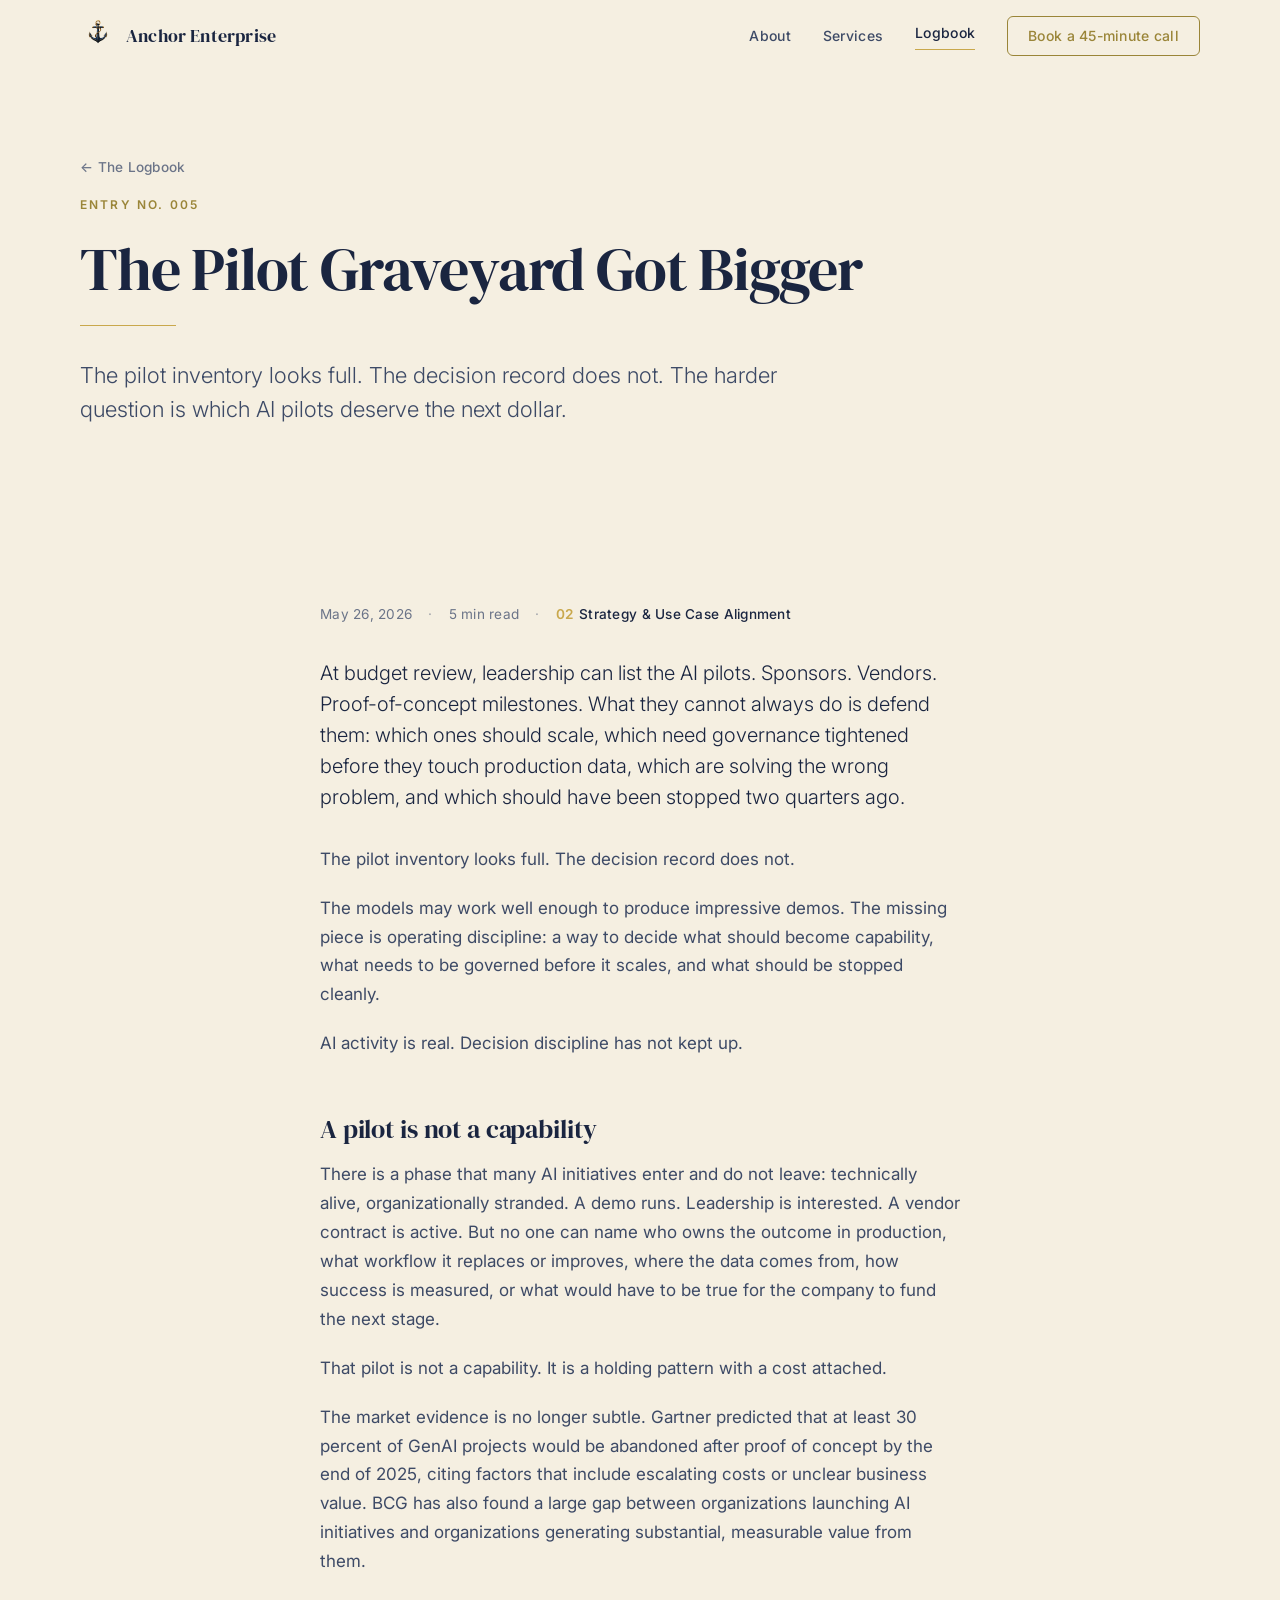
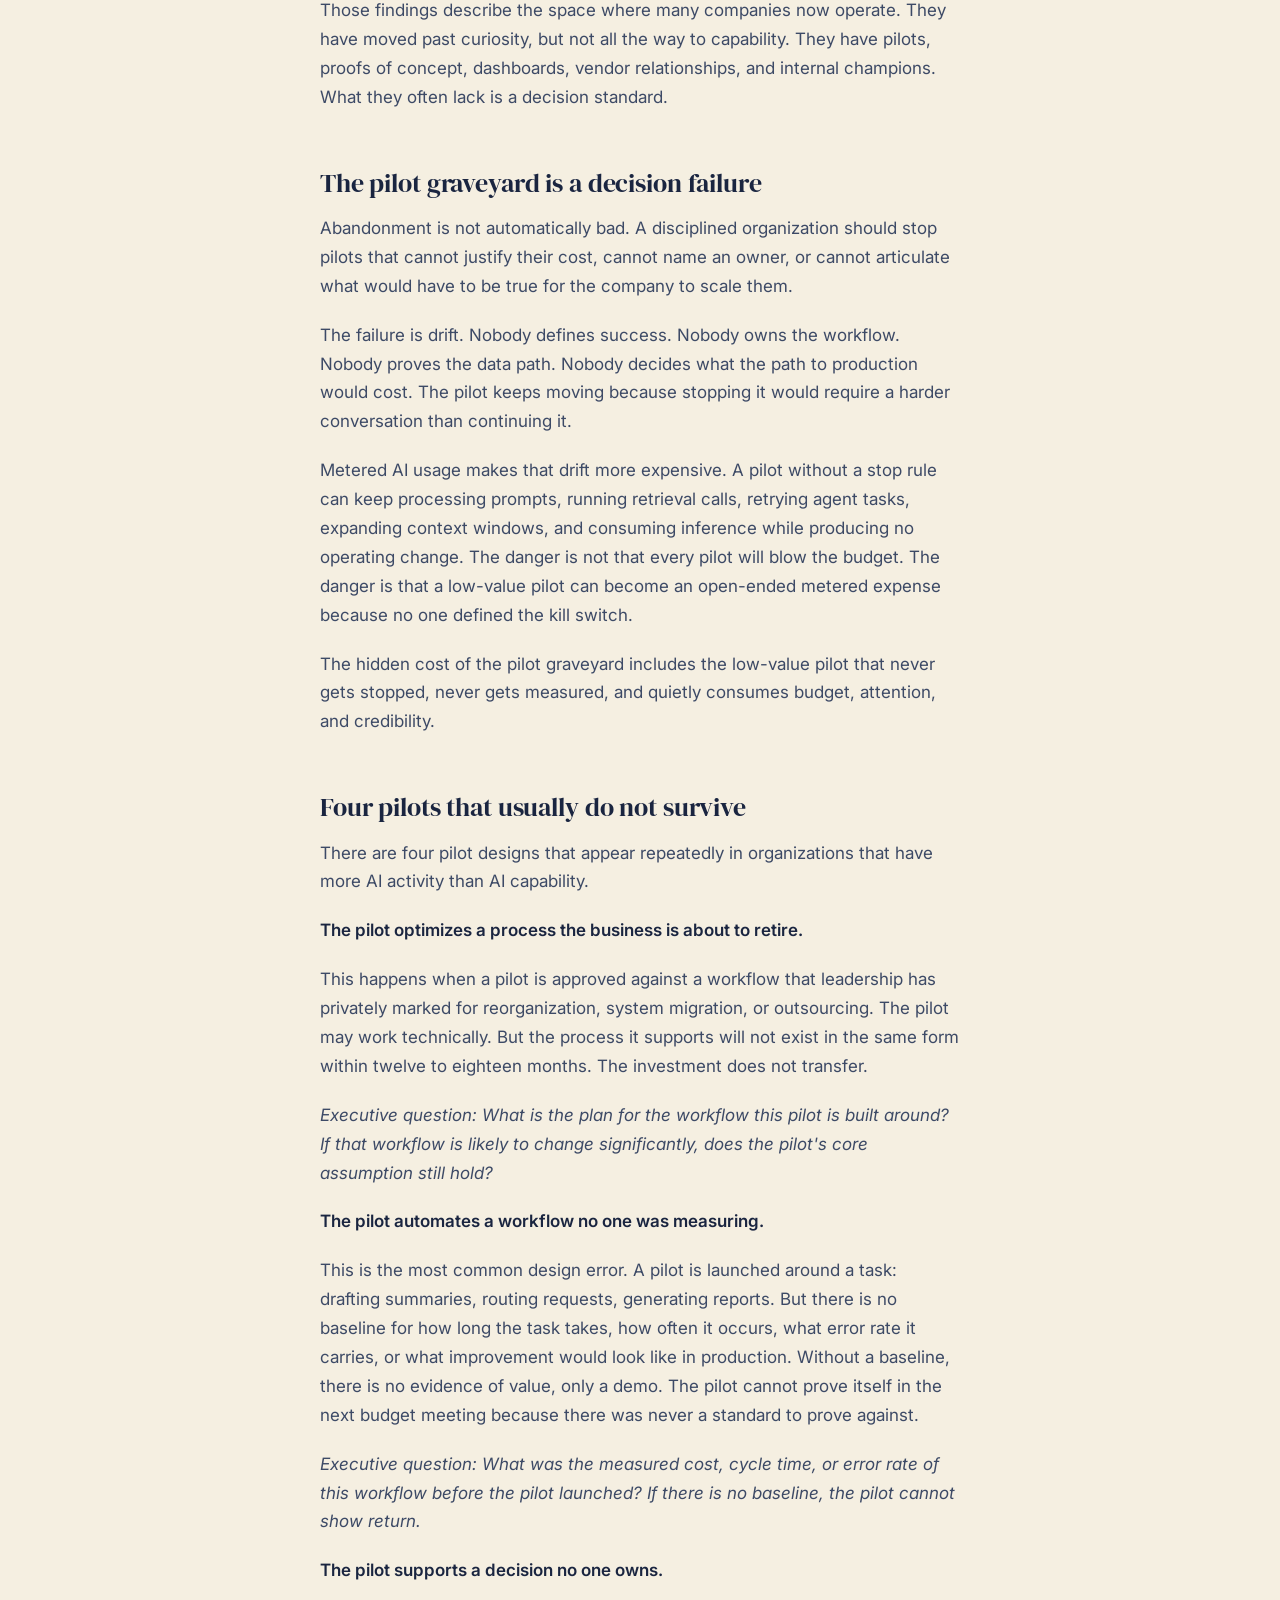
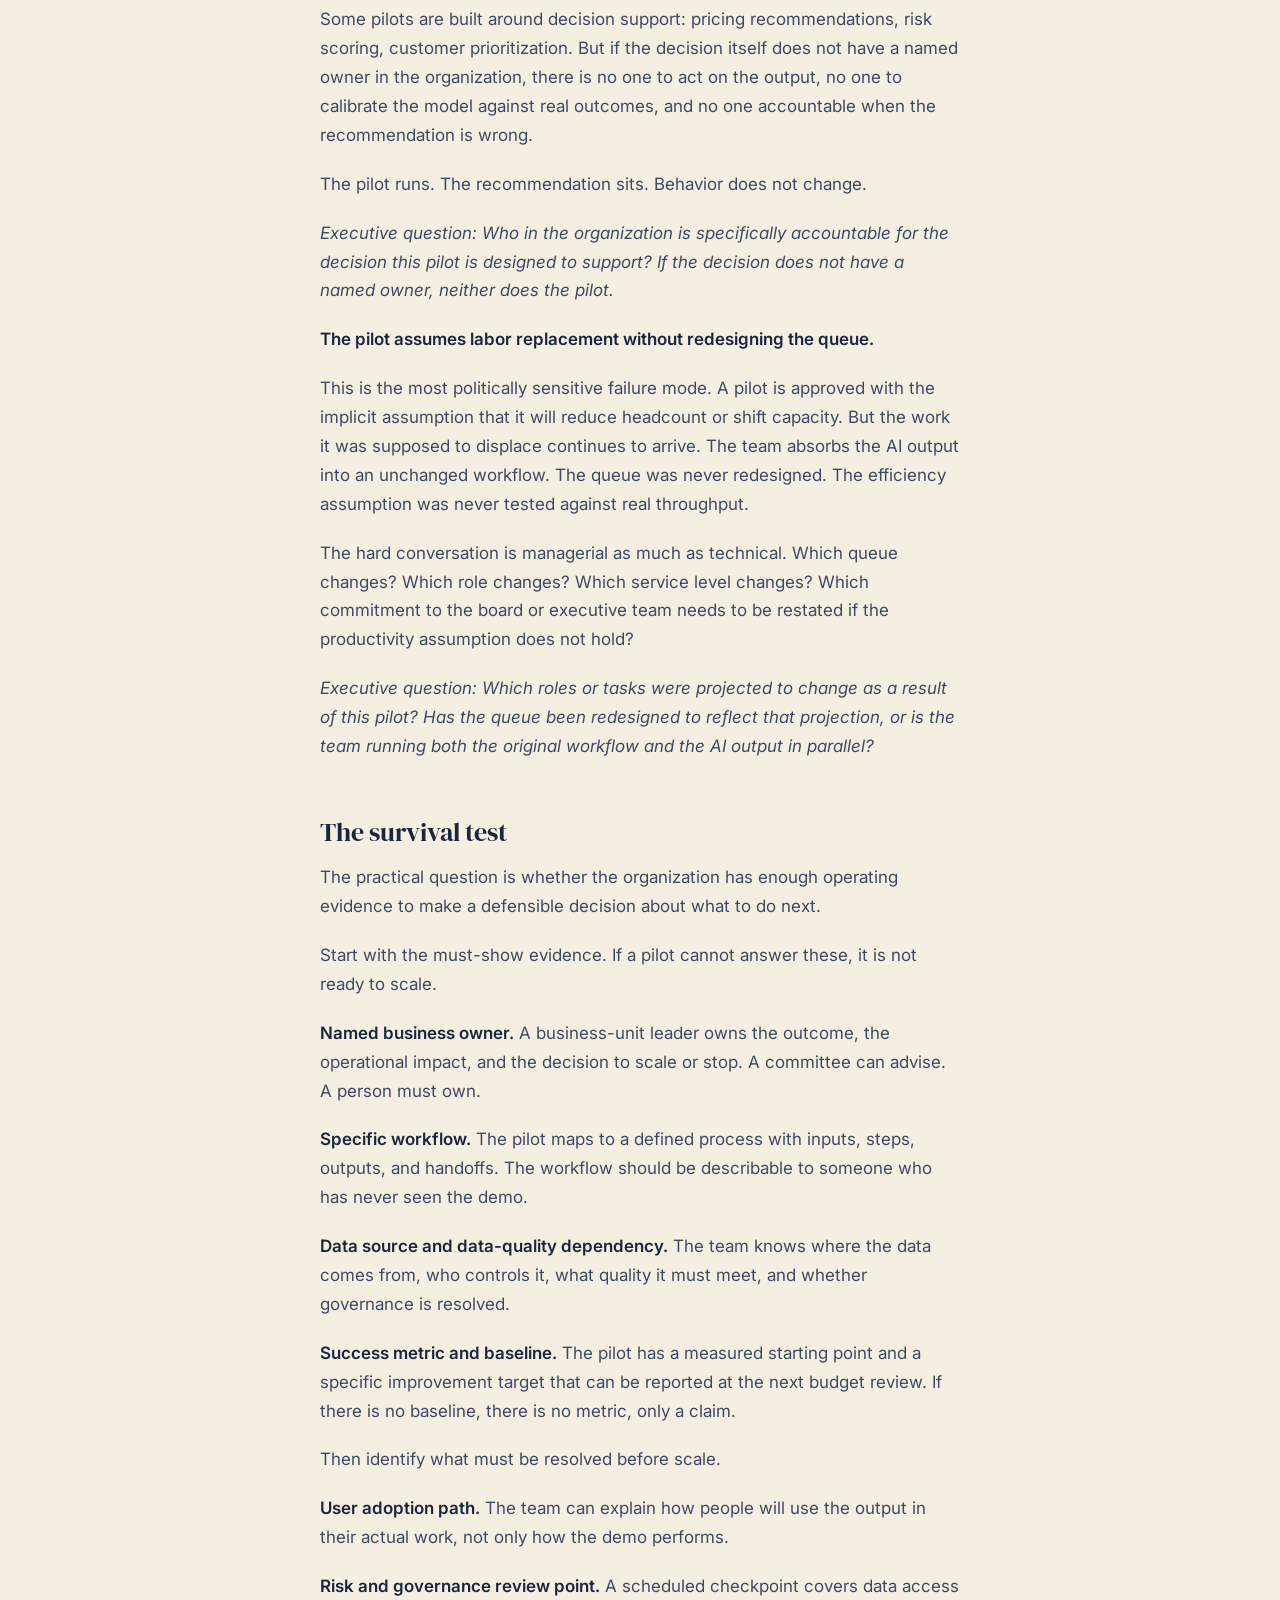
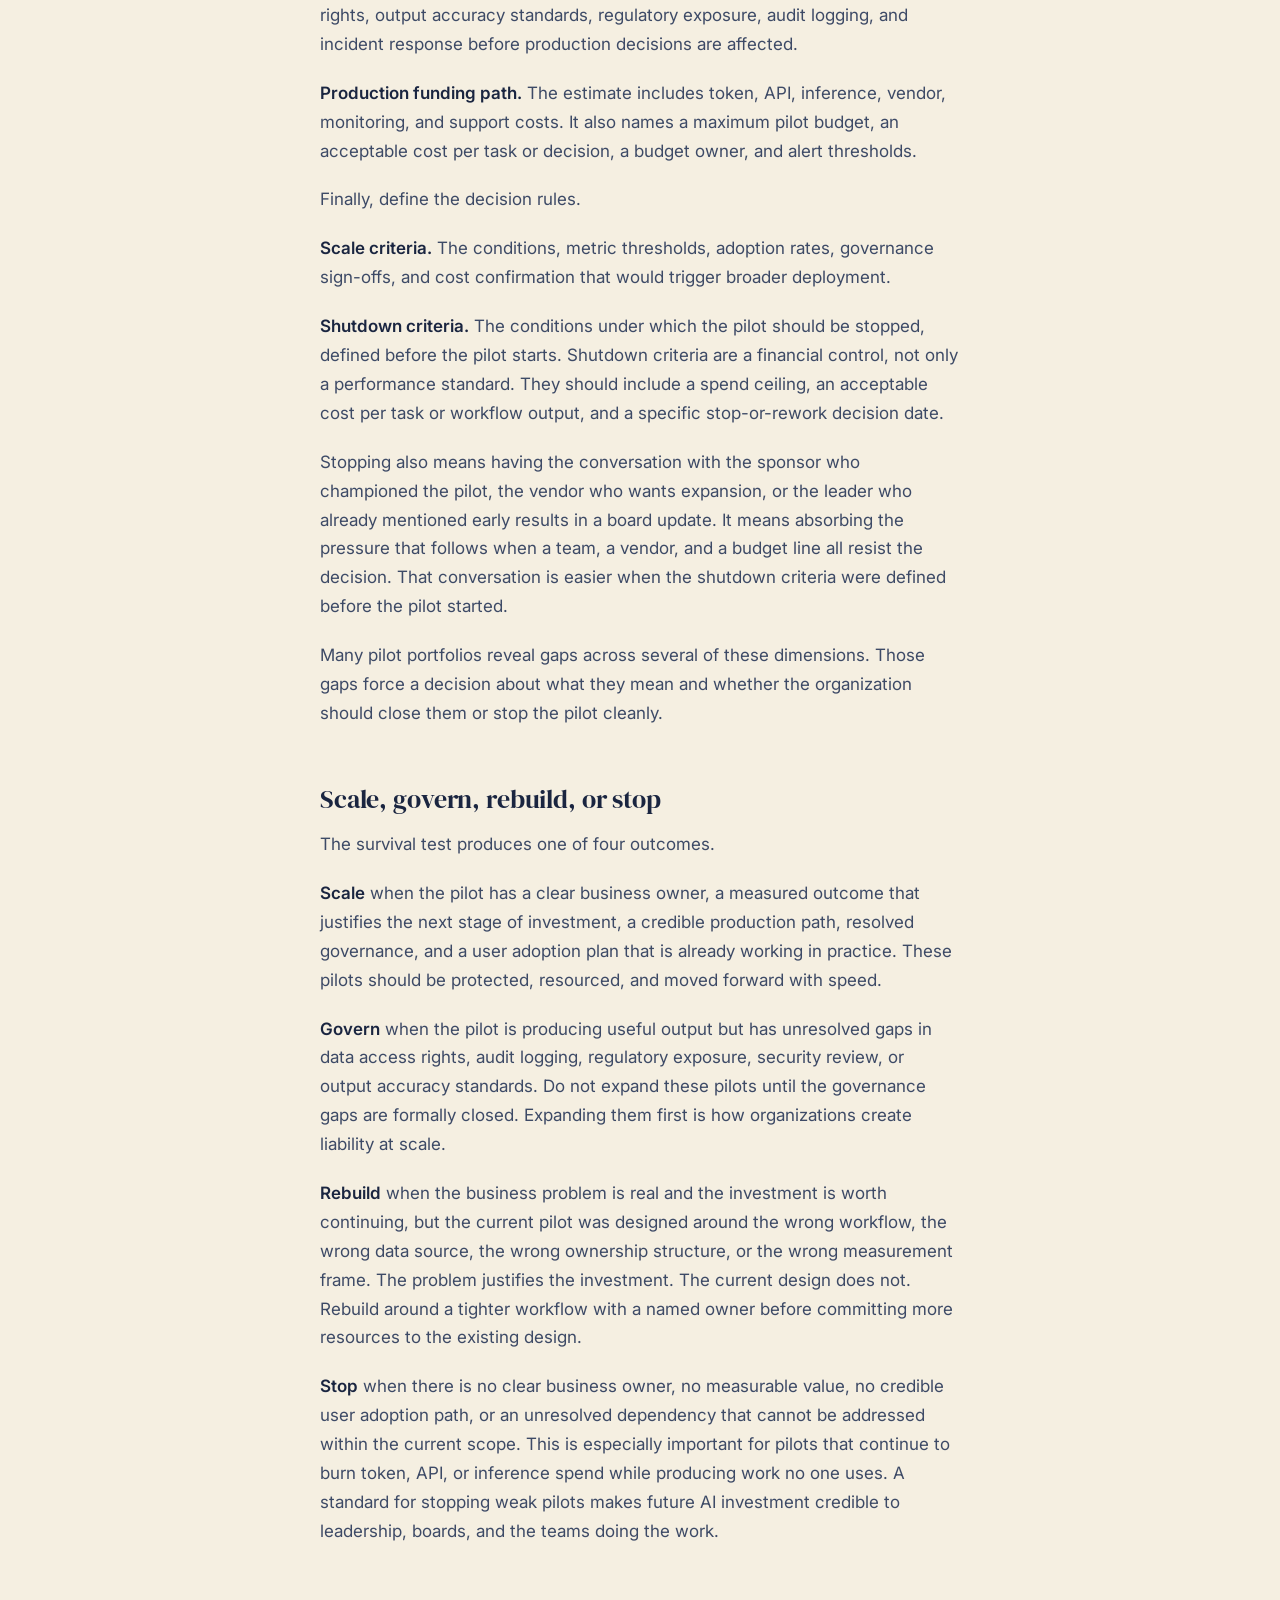
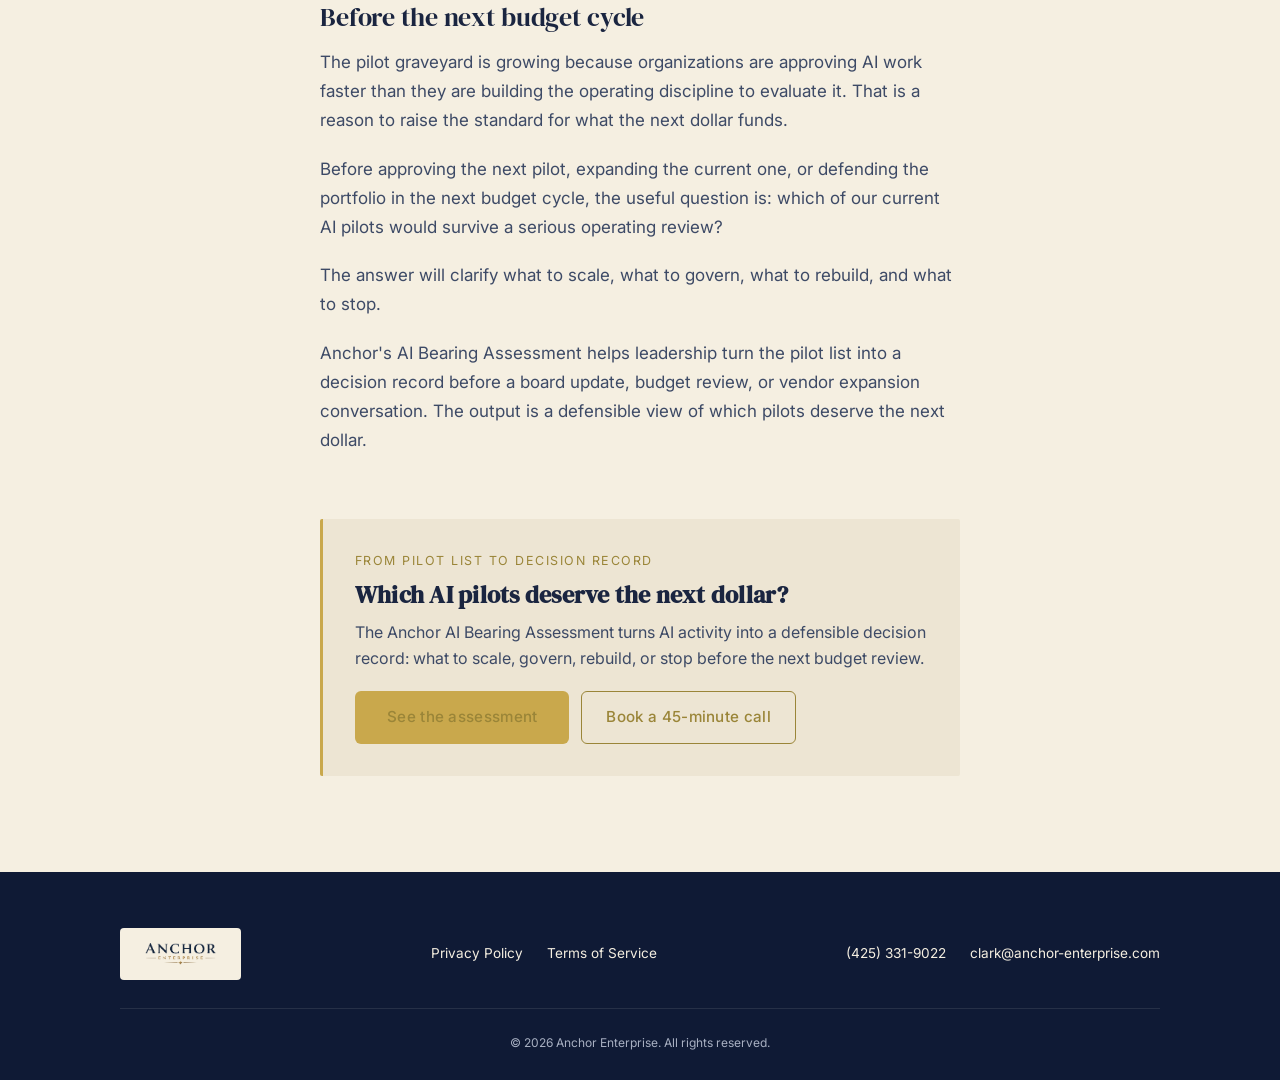
<file: logbook/pilot-graveyard.html>
<!DOCTYPE html>
<html lang="en">
<head>
    <meta charset="UTF-8">
    <meta name="viewport" content="width=device-width, initial-scale=1.0">
    <title>The Pilot Graveyard Got Bigger — Anchor Enterprise</title>
    <meta name="description" content="AI pilots do not usually die because the model failed. They die because the organization never defined the owner, workflow, data source, success metric, governance path, production funding, and shutdown criteria that would let the pilot become operating capability.">
    <meta name="keywords" content="AI pilots, AI portfolio, AI governance, AI Bearing Assessment, AI strategy, operating model readiness, Anchor Enterprise, Clark Schnase">
    <meta property="og:title" content="The Pilot Graveyard Got Bigger — Anchor Enterprise">
    <meta property="og:description" content="AI pilots do not usually die because the model failed. They die because the organization never defined the owner, workflow, data source, success metric, governance path, production funding, and shutdown criteria that would let the pilot become operating capability.">
    <meta property="og:type" content="article">
    <meta property="og:url" content="https://anchor-enterprise.com/logbook/pilot-graveyard.html">
    <meta property="og:image" content="https://anchor-enterprise.com/assets/og-image.png">
    <meta name="author" content="Clark Schnase">
    <meta property="article:published_time" content="2026-05-26">
    <meta property="article:section" content="Strategy and Use Case Alignment">
    <link rel="canonical" href="https://anchor-enterprise.com/logbook/pilot-graveyard.html">
    <link rel="icon" type="image/png" href="../assets/anchor-mark.png">
    <link rel="apple-touch-icon" href="../assets/anchor-mark.png">
    <link rel="preconnect" href="https://fonts.googleapis.com">
    <link rel="preconnect" href="https://fonts.gstatic.com" crossorigin>
    <link href="https://fonts.googleapis.com/css2?family=DM+Serif+Display&family=Inter:wght@300;400;500;600&display=swap" rel="stylesheet">
    <link rel="stylesheet" href="../styles.css">
    <!-- Google tag (gtag.js) -->
    <script async src="https://www.googletagmanager.com/gtag/js?id=G-DP552GE7VP"></script>
    <script>
      window.dataLayer = window.dataLayer || [];
      function gtag(){dataLayer.push(arguments);}
      gtag('js', new Date());
      gtag('config', 'G-DP552GE7VP');
    </script>
</head>
<body>
    <!-- Navigation -->
    <nav class="nav scrolled" id="nav">
        <div class="nav-inner">
            <a href="../index.html" class="nav-logo" aria-label="Anchor Enterprise home">
                <img src="../assets/anchor-mark.png" alt="" class="nav-logo-mark">
                <span class="nav-logo-text">Anchor Enterprise</span>
            </a>
            <div class="nav-links">
                <a href="../index.html#about">About</a>
                <a href="../index.html#services">Services</a>
                <a href="../logbook.html" aria-current="page">Logbook</a>
                <a href="https://calendar.app.google/hUtfPcRYZ8Zdm6JH6" target="_blank" rel="noopener" class="nav-cta">Book a 45-minute call</a>
            </div>
            <button class="mobile-toggle" id="mobile-toggle" aria-label="Menu">
                <span></span>
                <span></span>
            </button>
        </div>
    </nav>

    <!-- Mobile Menu -->
    <div class="mobile-menu" id="mobile-menu">
        <a href="../index.html#about">About</a>
        <a href="../index.html#services">Services</a>
        <a href="../logbook.html">Logbook</a>
        <a href="https://calendar.app.google/hUtfPcRYZ8Zdm6JH6" target="_blank" rel="noopener" class="nav-cta">Book a 45-minute call</a>
    </div>

    <!-- Hero -->
    <header class="hero hero--subpage">
        <div class="hero-content">
            <a href="../logbook.html" class="back-link reveal">&larr; The Logbook</a>
            <div class="hero-eyebrow reveal">Entry No. 005</div>
            <h1 class="hero-title reveal">The Pilot Graveyard Got Bigger</h1>
            <hr class="rule reveal">
            <p class="hero-sub reveal">The pilot inventory looks full. The decision record does not. The harder question is which AI pilots deserve the next dollar.</p>
        </div>
    </header>

    <!-- Article body -->
    <main class="article-page">
        <div class="container">

            <div class="article-meta">
                <span class="meta-date">May 26, 2026</span>
                <span class="meta-dot" aria-hidden="true">&middot;</span>
                <span class="meta-time">5 min read</span>
                <span class="meta-dot" aria-hidden="true">&middot;</span>
                <span class="meta-pillar"><span class="meta-pillar-num">02</span>Strategy &amp; Use Case Alignment</span>
            </div>

            <div class="article-body">

                <p class="lead">At budget review, leadership can list the AI pilots. Sponsors. Vendors. Proof-of-concept milestones. What they cannot always do is defend them: which ones should scale, which need governance tightened before they touch production data, which are solving the wrong problem, and which should have been stopped two quarters ago.</p>

                <p>The pilot inventory looks full. The decision record does not.</p>

                <p>The models may work well enough to produce impressive demos. The missing piece is operating discipline: a way to decide what should become capability, what needs to be governed before it scales, and what should be stopped cleanly.</p>

                <p>AI activity is real. Decision discipline has not kept up.</p>

                <h2>A pilot is not a capability</h2>

                <p>There is a phase that many AI initiatives enter and do not leave: technically alive, organizationally stranded. A demo runs. Leadership is interested. A vendor contract is active. But no one can name who owns the outcome in production, what workflow it replaces or improves, where the data comes from, how success is measured, or what would have to be true for the company to fund the next stage.</p>

                <p>That pilot is not a capability. It is a holding pattern with a cost attached.</p>

                <p>The market evidence is no longer subtle. Gartner predicted that at least 30 percent of GenAI projects would be abandoned after proof of concept by the end of 2025, citing factors that include escalating costs or unclear business value. BCG has also found a large gap between organizations launching AI initiatives and organizations generating substantial, measurable value from them.</p>

                <p>Those findings describe the space where many companies now operate. They have moved past curiosity, but not all the way to capability. They have pilots, proofs of concept, dashboards, vendor relationships, and internal champions. What they often lack is a decision standard.</p>

                <h2>The pilot graveyard is a decision failure</h2>

                <p>Abandonment is not automatically bad. A disciplined organization should stop pilots that cannot justify their cost, cannot name an owner, or cannot articulate what would have to be true for the company to scale them.</p>

                <p>The failure is drift. Nobody defines success. Nobody owns the workflow. Nobody proves the data path. Nobody decides what the path to production would cost. The pilot keeps moving because stopping it would require a harder conversation than continuing it.</p>

                <p>Metered AI usage makes that drift more expensive. A pilot without a stop rule can keep processing prompts, running retrieval calls, retrying agent tasks, expanding context windows, and consuming inference while producing no operating change. The danger is not that every pilot will blow the budget. The danger is that a low-value pilot can become an open-ended metered expense because no one defined the kill switch.</p>

                <p>The hidden cost of the pilot graveyard includes the low-value pilot that never gets stopped, never gets measured, and quietly consumes budget, attention, and credibility.</p>

                <h2>Four pilots that usually do not survive</h2>

                <p>There are four pilot designs that appear repeatedly in organizations that have more AI activity than AI capability.</p>

                <p><strong>The pilot optimizes a process the business is about to retire.</strong></p>

                <p>This happens when a pilot is approved against a workflow that leadership has privately marked for reorganization, system migration, or outsourcing. The pilot may work technically. But the process it supports will not exist in the same form within twelve to eighteen months. The investment does not transfer.</p>

                <p><em>Executive question: What is the plan for the workflow this pilot is built around? If that workflow is likely to change significantly, does the pilot's core assumption still hold?</em></p>

                <p><strong>The pilot automates a workflow no one was measuring.</strong></p>

                <p>This is the most common design error. A pilot is launched around a task: drafting summaries, routing requests, generating reports. But there is no baseline for how long the task takes, how often it occurs, what error rate it carries, or what improvement would look like in production. Without a baseline, there is no evidence of value, only a demo. The pilot cannot prove itself in the next budget meeting because there was never a standard to prove against.</p>

                <p><em>Executive question: What was the measured cost, cycle time, or error rate of this workflow before the pilot launched? If there is no baseline, the pilot cannot show return.</em></p>

                <p><strong>The pilot supports a decision no one owns.</strong></p>

                <p>Some pilots are built around decision support: pricing recommendations, risk scoring, customer prioritization. But if the decision itself does not have a named owner in the organization, there is no one to act on the output, no one to calibrate the model against real outcomes, and no one accountable when the recommendation is wrong.</p>

                <p>The pilot runs. The recommendation sits. Behavior does not change.</p>

                <p><em>Executive question: Who in the organization is specifically accountable for the decision this pilot is designed to support? If the decision does not have a named owner, neither does the pilot.</em></p>

                <p><strong>The pilot assumes labor replacement without redesigning the queue.</strong></p>

                <p>This is the most politically sensitive failure mode. A pilot is approved with the implicit assumption that it will reduce headcount or shift capacity. But the work it was supposed to displace continues to arrive. The team absorbs the AI output into an unchanged workflow. The queue was never redesigned. The efficiency assumption was never tested against real throughput.</p>

                <p>The hard conversation is managerial as much as technical. Which queue changes? Which role changes? Which service level changes? Which commitment to the board or executive team needs to be restated if the productivity assumption does not hold?</p>

                <p><em>Executive question: Which roles or tasks were projected to change as a result of this pilot? Has the queue been redesigned to reflect that projection, or is the team running both the original workflow and the AI output in parallel?</em></p>

                <h2>The survival test</h2>

                <p>The practical question is whether the organization has enough operating evidence to make a defensible decision about what to do next.</p>

                <p>Start with the must-show evidence. If a pilot cannot answer these, it is not ready to scale.</p>

                <p><strong>Named business owner.</strong> A business-unit leader owns the outcome, the operational impact, and the decision to scale or stop. A committee can advise. A person must own.</p>

                <p><strong>Specific workflow.</strong> The pilot maps to a defined process with inputs, steps, outputs, and handoffs. The workflow should be describable to someone who has never seen the demo.</p>

                <p><strong>Data source and data-quality dependency.</strong> The team knows where the data comes from, who controls it, what quality it must meet, and whether governance is resolved.</p>

                <p><strong>Success metric and baseline.</strong> The pilot has a measured starting point and a specific improvement target that can be reported at the next budget review. If there is no baseline, there is no metric, only a claim.</p>

                <p>Then identify what must be resolved before scale.</p>

                <p><strong>User adoption path.</strong> The team can explain how people will use the output in their actual work, not only how the demo performs.</p>

                <p><strong>Risk and governance review point.</strong> A scheduled checkpoint covers data access rights, output accuracy standards, regulatory exposure, audit logging, and incident response before production decisions are affected.</p>

                <p><strong>Production funding path.</strong> The estimate includes token, API, inference, vendor, monitoring, and support costs. It also names a maximum pilot budget, an acceptable cost per task or decision, a budget owner, and alert thresholds.</p>

                <p>Finally, define the decision rules.</p>

                <p><strong>Scale criteria.</strong> The conditions, metric thresholds, adoption rates, governance sign-offs, and cost confirmation that would trigger broader deployment.</p>

                <p><strong>Shutdown criteria.</strong> The conditions under which the pilot should be stopped, defined before the pilot starts. Shutdown criteria are a financial control, not only a performance standard. They should include a spend ceiling, an acceptable cost per task or workflow output, and a specific stop-or-rework decision date.</p>

                <p>Stopping also means having the conversation with the sponsor who championed the pilot, the vendor who wants expansion, or the leader who already mentioned early results in a board update. It means absorbing the pressure that follows when a team, a vendor, and a budget line all resist the decision. That conversation is easier when the shutdown criteria were defined before the pilot started.</p>

                <p>Many pilot portfolios reveal gaps across several of these dimensions. Those gaps force a decision about what they mean and whether the organization should close them or stop the pilot cleanly.</p>

                <h2>Scale, govern, rebuild, or stop</h2>

                <p>The survival test produces one of four outcomes.</p>

                <p><strong>Scale</strong> when the pilot has a clear business owner, a measured outcome that justifies the next stage of investment, a credible production path, resolved governance, and a user adoption plan that is already working in practice. These pilots should be protected, resourced, and moved forward with speed.</p>

                <p><strong>Govern</strong> when the pilot is producing useful output but has unresolved gaps in data access rights, audit logging, regulatory exposure, security review, or output accuracy standards. Do not expand these pilots until the governance gaps are formally closed. Expanding them first is how organizations create liability at scale.</p>

                <p><strong>Rebuild</strong> when the business problem is real and the investment is worth continuing, but the current pilot was designed around the wrong workflow, the wrong data source, the wrong ownership structure, or the wrong measurement frame. The problem justifies the investment. The current design does not. Rebuild around a tighter workflow with a named owner before committing more resources to the existing design.</p>

                <p><strong>Stop</strong> when there is no clear business owner, no measurable value, no credible user adoption path, or an unresolved dependency that cannot be addressed within the current scope. This is especially important for pilots that continue to burn token, API, or inference spend while producing work no one uses. A standard for stopping weak pilots makes future AI investment credible to leadership, boards, and the teams doing the work.</p>

                <h2>Before the next budget cycle</h2>

                <p>The pilot graveyard is growing because organizations are approving AI work faster than they are building the operating discipline to evaluate it. That is a reason to raise the standard for what the next dollar funds.</p>

                <p>Before approving the next pilot, expanding the current one, or defending the portfolio in the next budget cycle, the useful question is: which of our current AI pilots would survive a serious operating review?</p>

                <p>The answer will clarify what to scale, what to govern, what to rebuild, and what to stop.</p>

                <p>Anchor's AI Bearing Assessment helps leadership turn the pilot list into a decision record before a board update, budget review, or vendor expansion conversation. The output is a defensible view of which pilots deserve the next dollar.</p>

                <!-- Footer CTA -->
                <aside class="article-footer-cta">
                    <span class="cta-eyebrow">From pilot list to decision record</span>
                    <h3>Which AI pilots deserve the next dollar?</h3>
                    <p>The Anchor AI Bearing Assessment turns AI activity into a defensible decision record: what to scale, govern, rebuild, or stop before the next budget review.</p>
                    <div class="cta-actions">
                        <a href="../bearing-assessment.html?utm_source=anchor_site&utm_medium=article_cta&utm_campaign=article-05-pilot-graveyard&utm_content=footer-assessment" class="btn btn-primary" data-track-event="bearing_assessment_click" data-track-prop-campaign="article-05-pilot-graveyard">See the assessment</a>
                        <a href="https://calendar.app.google/hUtfPcRYZ8Zdm6JH6" target="_blank" rel="noopener" class="btn btn-outline" data-track-event="book_call_click" data-track-prop-cta="article_05_footer">Book a 45-minute call</a>
                    </div>
                </aside>

            </div>

        </div>
    </main>

    <!-- Footer -->
    <footer class="footer">
        <div class="container">
            <div class="footer-inner">
                <div class="footer-brand">
                    <img src="../assets/anchor-wordmark-tight.png" alt="Anchor Enterprise">
                </div>
                <div class="footer-links">
                    <a href="../privacy.html">Privacy Policy</a>
                    <a href="../terms.html">Terms of Service</a>
                </div>
                <div class="footer-contact">
                    <a href="tel:+142****9022">(425) 331-9022</a>
                    <a href="mailto:clark@anchor-enterprise.com">clark@anchor-enterprise.com</a>
                </div>
            </div>
            <div class="footer-bottom">
                <p>&copy; 2026 Anchor Enterprise. All rights reserved.</p>
            </div>
        </div>
    </footer>

    <script src="../main.js"></script>
</body>
</html>
</file>
<file: styles.css>
/* ============================================
   Anchor Enterprise — Styles  (cream-primary v2.0)
   Aligned with Style Guide v2.0 and Website.md
   ============================================ */

/* --- Design Tokens --- */
:root {
    /* Cream theme — primary */
    --bg-cream:      #f5efe1;
    --bg-cream-warm: #ede5d3;
    --bg-elevated:   #ffffff;
    --border:        #d9d0bc;
    --border-light:  #c8bea4;

    /* Text on cream */
    --text-primary:   #1a2540;
    --text-secondary: #3d4a66;
    --text-tertiary:  #6b7488;
    --text-inverse:   #f5efe1;

    /* Accent — warm gold */
    --accent:       #c9a84c;
    --accent-light: #dfc06e;
    --accent-dim:   #9a8538;
    --accent-glow:  rgba(201, 168, 76, 0.10);

    /* Navy zone — contained accents only */
    --navy-deep:    #0f1a35;
    --navy-primary: #1a2540;
    --text-on-navy:     #f5efe1;
    --text-on-navy-dim: #a8b0c2;
    --accent-on-navy:   #dfc06e;

    /* Typography */
    --font-heading: 'DM Serif Display', Georgia, serif;
    --font-body:    'Inter', -apple-system, BlinkMacSystemFont, 'Segoe UI', sans-serif;

    /* Layout */
    --container:   1120px;
    --section-pad: clamp(64px, 10vw, 96px);

    /* Motion */
    --ease-out: cubic-bezier(0.16, 1, 0.3, 1);
}

/* --- Reset & Base --- */
*, *::before, *::after {
    margin: 0;
    padding: 0;
    box-sizing: border-box;
}

html {
    scroll-behavior: smooth;
    -webkit-font-smoothing: antialiased;
    -moz-osx-font-smoothing: grayscale;
}

body {
    font-family: var(--font-body);
    font-weight: 400;
    font-size: 17px;
    line-height: 1.6;
    color: var(--text-secondary);
    background: var(--bg-cream);
    overflow-x: hidden;
}

::selection {
    background: var(--accent);
    color: var(--text-primary);
}

a {
    color: var(--text-primary);
    text-decoration: underline;
    text-decoration-thickness: 1px;
    text-underline-offset: 3px;
    transition: color 0.2s ease, text-decoration-color 0.2s ease;
}

a:hover {
    color: var(--accent);
    text-decoration-color: var(--accent);
}

img {
    max-width: 100%;
    display: block;
}

/* --- Container --- */
.container {
    max-width: var(--container);
    margin: 0 auto;
    padding: 0 clamp(20px, 5vw, 40px);
}

/* --- Typography --- */
h1, h2, h3, h4 {
    font-family: var(--font-heading);
    color: var(--text-primary);
    font-weight: 400;
    line-height: 1.15;
}

.section-title {
    font-size: clamp(2rem, 4vw, 2.5rem);
    margin-bottom: 1.5rem;
    letter-spacing: -0.01em;
}

.prose p {
    margin-bottom: 1.25rem;
    max-width: 600px;
}

.prose p.lead {
    font-size: 1.125rem;
    color: var(--text-primary);
    font-weight: 300;
    line-height: 1.65;
}

/* --- Gold ornamental rule --- */
.rule {
    width: 96px;
    height: 1px;
    background: var(--accent);
    border: 0;
    margin: 24px 0 32px;
}

/* --- Navigation --- */
.nav {
    position: fixed;
    top: 0;
    left: 0;
    right: 0;
    z-index: 1000;
    padding: 0 clamp(20px, 5vw, 40px);
    transition: background 0.3s ease, box-shadow 0.3s ease;
}

.nav.scrolled {
    background: rgba(245, 239, 225, 0.92);
    backdrop-filter: blur(20px);
    -webkit-backdrop-filter: blur(20px);
    box-shadow: 0 1px 0 var(--border);
}

.nav-inner {
    max-width: var(--container);
    margin: 0 auto;
    display: flex;
    align-items: center;
    justify-content: space-between;
    height: 72px;
}

.nav-logo {
    display: flex;
    align-items: center;
    gap: 10px;
    color: var(--text-primary);
    text-decoration: none;
}

.nav-logo:hover {
    color: var(--text-primary);
    text-decoration: none;
}

.nav-logo-mark {
    height: 36px;
    width: auto;
}

.nav-logo-text {
    font-family: var(--font-heading);
    font-size: 1.15rem;
    color: var(--text-primary);
    line-height: 1;
    letter-spacing: 0.01em;
}

.nav-links {
    display: flex;
    align-items: center;
    gap: 32px;
}

.nav-links a {
    color: var(--text-secondary);
    text-decoration: none;
    font-size: 14px;
    font-weight: 500;
    letter-spacing: 0.02em;
    transition: color 0.2s ease;
}

.nav-links a:hover {
    color: var(--text-primary);
}

.nav-links .nav-cta {
    color: var(--accent-dim);
    border: 1px solid var(--accent-dim);
    padding: 8px 20px;
    border-radius: 6px;
    transition: all 0.2s ease;
}

.nav-links .nav-cta:hover {
    background: var(--accent-glow);
    border-color: var(--accent);
    color: var(--accent-dim);
}

/* Mobile Toggle */
.mobile-toggle {
    display: none;
    flex-direction: column;
    gap: 6px;
    background: none;
    border: none;
    cursor: pointer;
    padding: 8px;
}

.mobile-toggle span {
    width: 24px;
    height: 2px;
    background: var(--text-secondary);
    transition: all 0.3s ease;
}

.mobile-menu {
    display: none;
    position: fixed;
    top: 72px;
    left: 0;
    right: 0;
    background: rgba(245, 239, 225, 0.98);
    backdrop-filter: blur(20px);
    padding: 20px clamp(20px, 5vw, 40px);
    z-index: 999;
    flex-direction: column;
    gap: 16px;
    border-bottom: 1px solid var(--border);
}

.mobile-menu a {
    color: var(--text-secondary);
    text-decoration: none;
    font-size: 1rem;
    padding: 8px 0;
}

.mobile-menu.open {
    display: flex;
}

/* --- Hero --- */
.hero {
    min-height: 88vh;
    display: flex;
    align-items: center;
    justify-content: flex-start;
    position: relative;
    padding: 140px clamp(20px, 5vw, 40px) 96px;
    background: var(--bg-cream);
}

.hero-content {
    max-width: var(--container);
    width: 100%;
    margin: 0 auto;
}

.hero-eyebrow {
    font-size: 12px;
    font-weight: 600;
    letter-spacing: 0.18em;
    text-transform: uppercase;
    color: var(--accent-dim);
    margin-bottom: 24px;
}

.hero-title {
    font-size: clamp(3.5rem, 7vw, 5.5rem);
    line-height: 1.05;
    margin-bottom: 0;
    letter-spacing: -0.02em;
    color: var(--text-primary);
    max-width: 900px;
}

.hero-title .highlight {
    color: var(--accent);
}

.hero-sub {
    font-size: clamp(1.05rem, 1.8vw, 1.375rem);
    max-width: 720px;
    line-height: 1.55;
    margin-bottom: 36px;
    font-weight: 300;
    color: var(--text-secondary);
}

.hero-cta {
    display: flex;
    gap: 16px;
    flex-wrap: wrap;
}

/* --- Buttons --- */
.btn {
    display: inline-block;
    font-family: var(--font-body);
    font-weight: 500;
    font-size: 0.95rem;
    letter-spacing: 0.02em;
    border: none;
    cursor: pointer;
    transition: all 0.25s var(--ease-out);
    border-radius: 6px;
    text-decoration: none;
}

.btn-primary {
    background: var(--accent);
    color: var(--text-primary);
    padding: 14px 32px;
}

.btn-primary:hover {
    background: var(--accent-light);
    color: var(--text-primary);
    transform: translateY(-1px);
    box-shadow: 0 4px 14px rgba(201, 168, 76, 0.25);
    text-decoration: none;
}

.btn-outline {
    color: var(--accent-dim);
    border: 1px solid var(--accent-dim);
    padding: 13px 24px;
    background: transparent;
}

.btn-outline:hover {
    background: var(--accent-glow);
    border-color: var(--accent);
    color: var(--accent-dim);
    text-decoration: none;
}

.btn-large {
    padding: 18px 44px;
    font-size: 1.05rem;
}

/* --- Sections --- */
.section {
    padding: var(--section-pad) 0;
}

.section-problem  { background: var(--bg-cream);      border-top: 1px solid var(--border); }
.section-solution { background: var(--bg-cream-warm); }
.section-about    { background: var(--bg-cream);      border-top: 1px solid var(--border); }
.section-services { background: var(--bg-cream-warm); }
.section-contact  { background: var(--bg-cream);      border-top: 1px solid var(--border); }

/* Service detail page sections */
.section-framework    { background: var(--bg-cream);      border-top: 1px solid var(--border); }
.section-deliverables { background: var(--bg-cream-warm); }
.section-tiers        { background: var(--bg-cream);      border-top: 1px solid var(--border); }
.section-process      { background: var(--bg-cream-warm); }

/* --- Split Layout --- */
.split {
    display: grid;
    grid-template-columns: 200px 1fr;
    gap: 60px;
    align-items: start;
}

.split-label {
    display: flex;
    flex-direction: column;
    gap: 8px;
    position: sticky;
    top: 100px;
}

.section-number {
    font-family: var(--font-heading);
    font-size: 2.5rem;
    color: var(--accent-dim);
    line-height: 1;
}

.section-label {
    font-size: 0.75rem;
    font-weight: 600;
    letter-spacing: 0.15em;
    text-transform: uppercase;
    color: var(--text-tertiary);
}

/* --- Features --- */
.features {
    display: flex;
    flex-direction: column;
    gap: 28px;
    margin-top: 40px;
}

.feature {
    display: flex;
    gap: 20px;
    align-items: flex-start;
}

.feature-marker {
    width: 3px;
    min-height: 48px;
    background: var(--accent-dim);
    border-radius: 2px;
    margin-top: 4px;
    flex-shrink: 0;
}

.feature h3 {
    font-family: var(--font-body);
    font-size: 1rem;
    font-weight: 600;
    margin-bottom: 6px;
    color: var(--text-primary);
}

.feature p {
    font-size: 0.95rem;
    color: var(--text-secondary);
    max-width: 520px;
}

/* --- Services grid (homepage) --- */
.section-lead {
    font-size: 1.0625rem;
    color: var(--text-secondary);
    max-width: 640px;
    margin-bottom: 32px;
    line-height: 1.6;
}

.services-grid {
    display: grid;
    grid-template-columns: repeat(2, 1fr);
    gap: 24px;
    margin-top: 16px;
}

.service-card {
    display: flex;
    flex-direction: column;
    gap: 10px;
    padding: 32px;
    background: var(--bg-elevated);
    border: 1px solid var(--border);
    border-radius: 10px;
    text-decoration: none;
    color: var(--text-secondary);
    transition: border-color 0.3s ease, box-shadow 0.3s ease, transform 0.3s ease;
}

.service-card:hover {
    border-color: var(--border-light);
    box-shadow: 0 4px 16px rgba(26, 37, 64, 0.06);
    transform: translateY(-1px);
    text-decoration: none;
    color: var(--text-secondary);
}

.service-card--featured {
    border-left: 3px solid var(--accent-dim);
}

.service-card--featured:hover {
    border-left-color: var(--accent);
}

.service-eyebrow {
    font-size: 0.7rem;
    font-weight: 600;
    letter-spacing: 0.15em;
    text-transform: uppercase;
    color: var(--accent-dim);
}

.service-price {
    font-family: var(--font-heading);
    font-size: 1.25rem;
    color: var(--accent);
    line-height: 1;
}

.service-card h3 {
    font-family: var(--font-heading);
    font-size: 1.35rem;
    font-weight: 400;
    color: var(--text-primary);
    line-height: 1.2;
    margin: 0;
}

.service-card p {
    font-size: 0.95rem;
    line-height: 1.6;
    color: var(--text-secondary);
    margin: 0;
}

.service-link {
    margin-top: auto;
    padding-top: 8px;
    color: var(--accent-dim);
    font-size: 0.9rem;
    font-weight: 500;
    letter-spacing: 0.02em;
}

.service-card:hover .service-link {
    color: var(--accent);
}

.services-footnote {
    margin-top: 32px;
    font-size: 0.92rem;
    color: var(--text-tertiary);
    max-width: 640px;
    line-height: 1.6;
}

/* --- Service-detail page: Pillars / Deliverables / Tiers / Process --- */
.pillars {
    display: grid;
    grid-template-columns: repeat(2, 1fr);
    gap: 20px;
    margin-top: 32px;
}

.pillar {
    padding: 28px;
    background: var(--bg-elevated);
    border: 1px solid var(--border);
    border-radius: 10px;
    transition: border-color 0.3s ease, box-shadow 0.3s ease;
}

.pillar:hover {
    border-color: var(--border-light);
    box-shadow: 0 4px 16px rgba(26, 37, 64, 0.06);
}

.pillar-number {
    font-family: var(--font-heading);
    font-size: 1.4rem;
    color: var(--accent-dim);
    line-height: 1;
    margin-bottom: 10px;
    display: block;
}

.pillar h3 {
    font-family: var(--font-body);
    font-size: 1.05rem;
    font-weight: 600;
    color: var(--text-primary);
    margin-bottom: 8px;
}

.pillar p {
    font-size: 0.92rem;
    line-height: 1.6;
    color: var(--text-secondary);
}

.deliverables-grid {
    display: grid;
    grid-template-columns: repeat(3, 1fr);
    gap: 20px;
    margin-top: 32px;
}

.deliverable {
    padding: 28px;
    background: var(--bg-elevated);
    border: 1px solid var(--border);
    border-radius: 10px;
    border-left: 3px solid var(--accent-dim);
    transition: border-color 0.3s ease, box-shadow 0.3s ease;
}

.deliverable:hover {
    border-color: var(--border-light);
    border-left-color: var(--accent);
    box-shadow: 0 4px 16px rgba(26, 37, 64, 0.06);
}

.deliverable-eyebrow {
    font-size: 0.7rem;
    font-weight: 600;
    letter-spacing: 0.15em;
    text-transform: uppercase;
    color: var(--accent-dim);
    margin-bottom: 10px;
    display: block;
}

.deliverable h3 {
    font-family: var(--font-heading);
    font-size: 1.2rem;
    font-weight: 400;
    color: var(--text-primary);
    margin-bottom: 10px;
}

.deliverable p {
    font-size: 0.92rem;
    line-height: 1.6;
    color: var(--text-secondary);
}

.tiers-grid {
    display: grid;
    grid-template-columns: repeat(auto-fit, minmax(220px, 1fr));
    gap: 20px;
    margin-top: 32px;
}

.tier {
    padding: 28px;
    background: var(--bg-elevated);
    border: 1px solid var(--border);
    border-radius: 10px;
    display: flex;
    flex-direction: column;
    gap: 12px;
    transition: border-color 0.3s ease, box-shadow 0.3s ease;
}

.tier:hover {
    border-color: var(--border-light);
    box-shadow: 0 4px 16px rgba(26, 37, 64, 0.06);
}

.tier-name {
    font-family: var(--font-heading);
    font-size: 1.2rem;
    color: var(--text-primary);
    line-height: 1.2;
}

.tier-price {
    font-family: var(--font-heading);
    font-size: 1.6rem;
    color: var(--accent);
    line-height: 1;
}

.tier-meta {
    font-size: 0.75rem;
    color: var(--text-tertiary);
    font-weight: 600;
    letter-spacing: 0.1em;
    text-transform: uppercase;
}

.tier-includes {
    font-size: 0.92rem;
    color: var(--text-secondary);
    line-height: 1.55;
}

.process-list {
    margin-top: 32px;
    display: flex;
    flex-direction: column;
    gap: 8px;
}

.process-step {
    display: grid;
    grid-template-columns: 140px 1fr;
    gap: 24px;
    padding: 20px 0;
    border-bottom: 1px solid var(--border);
}

.process-step:last-child {
    border-bottom: 0;
}

.process-when {
    font-family: var(--font-body);
    font-size: 0.75rem;
    font-weight: 600;
    letter-spacing: 0.12em;
    text-transform: uppercase;
    color: var(--accent-dim);
    padding-top: 4px;
}

.process-what h3 {
    font-family: var(--font-body);
    font-size: 1rem;
    font-weight: 600;
    color: var(--text-primary);
    margin-bottom: 6px;
}

.process-what p {
    font-size: 0.95rem;
    line-height: 1.6;
    color: var(--text-secondary);
    max-width: 640px;
}

/* Subpage hero — smaller than homepage */
.hero--subpage {
    min-height: 60vh;
    padding: 140px clamp(20px, 5vw, 40px) 64px;
}

.hero--subpage .hero-title {
    font-size: clamp(2.5rem, 5vw, 3.75rem);
}

.back-link {
    display: inline-block;
    font-size: 0.85rem;
    font-weight: 500;
    color: var(--text-tertiary);
    text-decoration: none;
    margin-bottom: 16px;
    letter-spacing: 0.02em;
}

.back-link:hover {
    color: var(--accent);
    text-decoration: none;
}

/* --- About Photo --- */
.about-photo {
    margin-bottom: 2rem;
}

.headshot {
    width: 160px;
    height: 160px;
    border-radius: 50%;
    object-fit: cover;
    object-position: center top;
    border: 2px solid var(--border);
}

/* --- Credentials --- */
.credentials {
    display: grid;
    grid-template-columns: repeat(3, 1fr);
    gap: 32px;
    margin-top: 48px;
    padding-top: 40px;
    border-top: 1px solid var(--border);
}

.credential {
    display: flex;
    flex-direction: column;
    gap: 6px;
}

.credential-number {
    font-family: var(--font-heading);
    font-size: 1.8rem;
    color: var(--accent);
    line-height: 1;
}

.credential-label {
    font-size: 0.8rem;
    color: var(--text-tertiary);
    font-weight: 500;
    letter-spacing: 0.02em;
    line-height: 1.4;
}

/* --- Contact --- */
.contact-block {
    max-width: 720px;
    margin: 0 auto;
    text-align: center;
}

.contact-header {
    margin-bottom: 48px;
}

.contact-header .section-title {
    margin-bottom: 16px;
}

.contact-header .rule {
    margin: 24px auto 0;
}

.contact-sub {
    font-size: 1.05rem;
    max-width: 580px;
    margin: 0 auto;
    font-weight: 300;
    color: var(--text-secondary);
}

.contact-methods {
    display: flex;
    gap: 24px;
    justify-content: center;
    margin-bottom: 40px;
    flex-wrap: wrap;
}

.contact-method {
    display: flex;
    flex-direction: column;
    gap: 4px;
    padding: 24px 36px;
    background: var(--bg-elevated);
    border: 1px solid var(--border);
    border-radius: 10px;
    transition: all 0.3s ease;
    text-align: center;
    text-decoration: none;
}

.contact-method:hover {
    border-color: var(--accent-dim);
    background: var(--accent-glow);
    text-decoration: none;
}

.contact-label {
    font-size: 0.7rem;
    font-weight: 600;
    letter-spacing: 0.15em;
    text-transform: uppercase;
    color: var(--text-tertiary);
}

.contact-value {
    font-size: 1.05rem;
    color: var(--text-primary);
    font-weight: 500;
}

/* --- Footer (navy zone) --- */
.footer {
    background: var(--navy-deep);
    color: var(--text-on-navy);
    padding: 56px 0 28px;
}

.footer a {
    color: var(--text-on-navy);
    text-decoration: none;
}

.footer a:hover {
    color: var(--text-on-navy-dim);
    text-decoration: none;
}

.footer-inner {
    display: flex;
    justify-content: space-between;
    align-items: center;
    padding-bottom: 28px;
    border-bottom: 1px solid rgba(245, 239, 225, 0.10);
    margin-bottom: 24px;
    flex-wrap: wrap;
    gap: 24px;
}

.footer-brand {
    display: inline-block;
    background: var(--bg-cream);
    padding: 12px 22px;
    border-radius: 4px;
    line-height: 0;
}

.footer-brand img {
    display: block;
    height: 28px;
    width: auto;
}

.footer-links,
.footer-contact {
    display: flex;
    gap: 24px;
}

.footer-links a,
.footer-contact a {
    font-size: 0.85rem;
    color: var(--text-on-navy);
}

.footer-links a:hover,
.footer-contact a:hover {
    color: var(--text-on-navy-dim);
}

.footer-bottom p {
    font-size: 12px;
    color: var(--text-on-navy-dim);
    text-align: center;
}

/* --- Reveal Animations --- */
.reveal {
    opacity: 0;
    transform: translateY(24px);
    transition: opacity 0.7s var(--ease-out), transform 0.7s var(--ease-out);
}

.reveal.visible {
    opacity: 1;
    transform: translateY(0);
}

.reveal:nth-child(2) { transition-delay: 0.1s; }
.reveal:nth-child(3) { transition-delay: 0.2s; }
.reveal:nth-child(4) { transition-delay: 0.3s; }

/* --- Reduced motion --- */
@media (prefers-reduced-motion: reduce) {
    *, *::before, *::after {
        animation-duration: 0.01ms !important;
        animation-iteration-count: 1 !important;
        transition-duration: 0.01ms !important;
        scroll-behavior: auto !important;
    }
    .reveal {
        opacity: 1;
        transform: none;
    }
}

/* --- Active nav state --- */
.nav-links a[aria-current="page"] {
    color: var(--text-primary);
}

.nav-links a[aria-current="page"]::after {
    content: '';
    display: block;
    width: 100%;
    height: 1px;
    background: var(--accent);
    margin-top: 4px;
}

/* ============================================
   The Logbook — hub
   ============================================ */

/* Filter strip section — slim, blends with hero */
.section-logbook-filter {
    background: var(--bg-cream);
    padding: 16px 0 0;
}

.logbook-filter {
    display: flex;
    flex-direction: column;
    gap: 12px;
    padding: 32px 0 24px;
    border-top: 1px solid var(--border);
}

.logbook-filter-label {
    font-size: 0.7rem;
    font-weight: 600;
    letter-spacing: 0.15em;
    text-transform: uppercase;
    color: var(--text-tertiary);
}

.logbook-filter-chips {
    display: flex;
    flex-wrap: wrap;
    gap: 8px;
}

.chip {
    display: inline-flex;
    align-items: center;
    gap: 8px;
    padding: 8px 16px;
    font-family: var(--font-body);
    font-size: 0.85rem;
    font-weight: 500;
    color: var(--text-secondary);
    background: var(--bg-elevated);
    border: 1px solid var(--border);
    border-radius: 999px;
    cursor: pointer;
    transition: all 0.2s ease;
    line-height: 1;
}

.chip:hover {
    border-color: var(--accent-dim);
    color: var(--text-primary);
}

.chip.is-active {
    background: var(--text-primary);
    color: var(--text-inverse);
    border-color: var(--text-primary);
}

.chip.is-active .chip-num {
    color: var(--accent-light);
}

.chip-num {
    font-family: var(--font-heading);
    font-size: 0.95rem;
    color: var(--accent-dim);
    line-height: 1;
}

/* Entries grid */
.section-logbook-entries {
    background: var(--bg-cream);
    padding-top: 32px;
}

.entries-grid {
    display: grid;
    grid-template-columns: repeat(2, 1fr);
    gap: 24px;
}

.entry-card {
    display: flex;
    flex-direction: column;
    gap: 14px;
    padding: 32px;
    background: var(--bg-elevated);
    border: 1px solid var(--border);
    border-left: 3px solid var(--accent-dim);
    border-radius: 10px;
    text-decoration: none;
    color: var(--text-secondary);
    transition: border-color 0.3s ease, box-shadow 0.3s ease, transform 0.3s ease;
}

.entry-card:hover {
    border-color: var(--border-light);
    border-left-color: var(--accent);
    box-shadow: 0 4px 16px rgba(26, 37, 64, 0.06);
    transform: translateY(-1px);
    text-decoration: none;
    color: var(--text-secondary);
}

.entry-card-meta {
    display: flex;
    flex-wrap: wrap;
    align-items: center;
    gap: 8px 16px;
    font-size: 0.7rem;
    font-weight: 600;
    letter-spacing: 0.15em;
    text-transform: uppercase;
}

.entry-card-num {
    font-family: var(--font-heading);
    font-size: 0.95rem;
    font-weight: 400;
    color: var(--accent-dim);
    letter-spacing: 0.05em;
    text-transform: none;
}

.entry-card-pillar {
    display: inline-flex;
    align-items: center;
    gap: 6px;
    color: var(--text-tertiary);
}

.entry-card-pillar-num {
    color: var(--accent-dim);
}

.entry-card-title {
    font-family: var(--font-heading);
    font-size: 1.5rem;
    font-weight: 400;
    color: var(--text-primary);
    line-height: 1.2;
    margin: 0;
}

.entry-card:hover .entry-card-title {
    color: var(--text-primary);
}

.entry-card-dek {
    font-size: 0.95rem;
    line-height: 1.55;
    color: var(--text-secondary);
    margin: 0;
}

.entry-card-foot {
    margin-top: auto;
    padding-top: 8px;
    display: flex;
    align-items: center;
    gap: 8px;
    font-size: 0.85rem;
    color: var(--text-tertiary);
}

.entry-card-arrow {
    margin-left: auto;
    color: var(--accent-dim);
    font-size: 1rem;
    transition: transform 0.2s ease, color 0.2s ease;
}

.entry-card:hover .entry-card-arrow {
    color: var(--accent);
    transform: translateX(2px);
}

.entry-card-dot {
    color: var(--text-tertiary);
}

/* Empty state */
.entries-empty {
    grid-column: 1 / -1;
    padding: 48px;
    background: var(--bg-elevated);
    border: 1px dashed var(--border-light);
    border-radius: 10px;
    text-align: center;
    max-width: 640px;
    margin: 0 auto;
}

.entries-empty-rule {
    width: 48px;
    height: 1px;
    background: var(--accent);
    margin: 0 auto 24px;
}

.entries-empty-eyebrow {
    font-family: var(--font-heading);
    font-size: 1rem;
    color: var(--accent-dim);
    margin-bottom: 8px;
}

.entries-empty-title {
    font-family: var(--font-heading);
    font-size: 1.6rem;
    font-weight: 400;
    color: var(--text-primary);
    line-height: 1.2;
    margin-bottom: 12px;
}

.entries-empty-body {
    font-size: 0.95rem;
    line-height: 1.6;
    color: var(--text-secondary);
    margin-bottom: 24px;
    max-width: 480px;
    margin-left: auto;
    margin-right: auto;
}

/* No-results (filter) */
.entries-no-results {
    text-align: center;
    padding: 48px 0;
    color: var(--text-tertiary);
    font-size: 0.95rem;
}

/* CTA section */
.section-logbook-cta {
    background: var(--bg-cream-warm);
}

.logbook-cta {
    display: grid;
    grid-template-columns: 1fr auto;
    gap: 48px;
    align-items: center;
    padding: 48px;
    background: var(--bg-elevated);
    border: 1px solid var(--border);
    border-radius: 12px;
}

.logbook-cta-eyebrow {
    display: block;
    font-size: 0.7rem;
    font-weight: 600;
    letter-spacing: 0.15em;
    text-transform: uppercase;
    color: var(--accent-dim);
    margin-bottom: 16px;
}

.logbook-cta .section-title {
    font-size: clamp(1.6rem, 3vw, 2rem);
    margin-bottom: 12px;
}

.logbook-cta p {
    font-size: 1rem;
    line-height: 1.6;
    color: var(--text-secondary);
    max-width: 520px;
    margin: 0;
}

.logbook-cta-actions {
    display: flex;
    flex-direction: column;
    gap: 12px;
    flex-shrink: 0;
}

.logbook-cta-actions .btn {
    text-align: center;
    white-space: nowrap;
}

/* Logbook responsive */
@media (max-width: 900px) {
    .entries-grid {
        grid-template-columns: 1fr;
    }

    .logbook-cta {
        grid-template-columns: 1fr;
        padding: 32px;
        gap: 24px;
    }

    .logbook-cta-actions {
        flex-direction: row;
        flex-wrap: wrap;
    }
}

@media (max-width: 640px) {
    .logbook-filter-chips {
        gap: 6px;
    }

    .chip {
        padding: 7px 12px;
        font-size: 0.8rem;
    }

    .entry-card {
        padding: 24px;
    }

    .entry-card-title {
        font-size: 1.3rem;
    }

    .entries-empty {
        padding: 32px 24px;
    }
}

/* --- Legal Pages --- */
.legal-page {
    padding-top: 120px;
    padding-bottom: var(--section-pad);
    background: var(--bg-cream);
    min-height: 100vh;
}

.legal-page .container {
    max-width: 760px;
}

.legal-page h1 {
    font-size: clamp(2rem, 4vw, 2.5rem);
    margin-bottom: 8px;
}

.legal-page .legal-updated {
    font-size: 0.85rem;
    color: var(--text-tertiary);
    margin-bottom: 48px;
}

.legal-page h2 {
    font-size: 1.4rem;
    margin-top: 40px;
    margin-bottom: 12px;
    color: var(--text-primary);
}

.legal-page h3 {
    font-family: var(--font-body);
    font-size: 1rem;
    font-weight: 600;
    margin-top: 24px;
    margin-bottom: 8px;
    color: var(--text-primary);
}

.legal-page p {
    margin-bottom: 12px;
    max-width: none;
    color: var(--text-secondary);
}

.legal-page ul, .legal-page ol {
    margin-bottom: 12px;
    padding-left: 24px;
    color: var(--text-secondary);
}

.legal-page li {
    margin-bottom: 6px;
}

.legal-page strong {
    color: var(--text-primary);
}

/* --- Logbook article (long-form entry) --- */
.article-page {
    padding-top: 64px;
    padding-bottom: var(--section-pad);
    background: var(--bg-cream);
}

.article-page .container {
    max-width: 720px;
}

.article-meta {
    display: flex;
    flex-wrap: wrap;
    gap: 12px 16px;
    align-items: center;
    margin-bottom: 32px;
    font-size: 0.85rem;
    color: var(--text-tertiary);
    letter-spacing: 0.02em;
}

.article-meta .meta-pillar {
    color: var(--text-primary);
    font-weight: 500;
}

.article-meta .meta-pillar-num {
    color: var(--accent);
    font-weight: 600;
    margin-right: 6px;
}

.article-meta .meta-dot {
    color: var(--text-tertiary);
    opacity: 0.6;
}

.article-body p {
    font-size: 1.0625rem;
    line-height: 1.7;
    margin-bottom: 1.25rem;
    color: var(--text-secondary);
    max-width: none;
}

.article-body p.lead {
    font-size: 1.25rem;
    line-height: 1.55;
    color: var(--text-primary);
    font-weight: 300;
    margin-bottom: 2rem;
}

.article-body h2 {
    font-size: 1.65rem;
    margin-top: 56px;
    margin-bottom: 16px;
    color: var(--text-primary);
    letter-spacing: -0.005em;
}

.article-body h3 {
    font-family: var(--font-body);
    font-size: 1.05rem;
    font-weight: 600;
    margin-top: 32px;
    margin-bottom: 10px;
    color: var(--text-primary);
    letter-spacing: 0.01em;
}

.article-body ul, .article-body ol {
    margin: 0 0 1.5rem 0;
    padding-left: 22px;
    color: var(--text-secondary);
}

.article-body li {
    font-size: 1.0625rem;
    line-height: 1.65;
    margin-bottom: 10px;
}

.article-body strong {
    color: var(--text-primary);
    font-weight: 600;
}

.article-body a {
    color: var(--accent-dim);
    text-decoration-color: var(--accent);
}

.article-body hr.section-rule {
    width: 96px;
    height: 1px;
    background: var(--accent);
    border: 0;
    margin: 56px 0 32px;
}

.article-table-wrap {
    overflow-x: auto;
    margin: 28px 0 32px;
    border: 1px solid var(--border, rgba(26, 37, 64, 0.12));
    border-radius: 4px;
    background: var(--bg-cream-warm);
}

.article-table {
    width: 100%;
    border-collapse: collapse;
    font-size: 0.92rem;
}

.article-table th,
.article-table td {
    text-align: left;
    padding: 12px 14px;
    vertical-align: top;
    border-bottom: 1px solid rgba(26, 37, 64, 0.08);
}

.article-table th {
    font-family: var(--font-body);
    font-weight: 600;
    color: var(--text-primary);
    background: rgba(26, 37, 64, 0.04);
    letter-spacing: 0.01em;
}

.article-table tr:last-child td {
    border-bottom: 0;
}

.article-sources {
    margin-top: 64px;
    padding-top: 32px;
    border-top: 1px solid rgba(26, 37, 64, 0.12);
}

.article-sources h2 {
    font-size: 1.1rem;
    font-family: var(--font-body);
    font-weight: 600;
    letter-spacing: 0.04em;
    text-transform: uppercase;
    color: var(--text-tertiary);
    margin-top: 0;
    margin-bottom: 20px;
}

.article-sources ol {
    list-style: none;
    padding-left: 0;
    counter-reset: src;
}

.article-sources li {
    position: relative;
    padding-left: 32px;
    font-size: 0.9rem;
    line-height: 1.55;
    margin-bottom: 14px;
    counter-increment: src;
    color: var(--text-tertiary);
}

.article-sources li::before {
    content: counter(src, decimal-leading-zero);
    position: absolute;
    left: 0;
    top: 0;
    color: var(--accent);
    font-weight: 600;
    font-size: 0.8rem;
    letter-spacing: 0.04em;
}

.article-sources a {
    color: var(--text-secondary);
    word-break: break-word;
}

.article-footer-cta {
    margin-top: 64px;
    padding: 32px;
    background: var(--bg-cream-warm);
    border-left: 3px solid var(--accent);
    border-radius: 2px;
}

.article-footer-cta .cta-eyebrow {
    font-size: 0.78rem;
    text-transform: uppercase;
    letter-spacing: 0.12em;
    color: var(--accent-dim);
    margin-bottom: 10px;
    display: block;
}

.article-footer-cta h3 {
    font-family: var(--font-heading);
    font-size: 1.5rem;
    margin: 0 0 12px;
    color: var(--text-primary);
}

.article-footer-cta p {
    color: var(--text-secondary);
    margin-bottom: 20px;
    font-size: 1rem;
    line-height: 1.6;
}

.article-footer-cta .cta-actions {
    display: flex;
    gap: 12px;
    flex-wrap: wrap;
}

@media (max-width: 700px) {
    .article-body h2 {
        font-size: 1.4rem;
        margin-top: 44px;
    }
    .article-body p,
    .article-body li {
        font-size: 1rem;
    }
    .article-body p.lead {
        font-size: 1.125rem;
    }
    .article-footer-cta {
        padding: 24px;
    }
}

/* --- Responsive --- */
@media (max-width: 900px) {
    .split {
        grid-template-columns: 1fr;
        gap: 24px;
    }

    .split-label {
        position: static;
        flex-direction: row;
        align-items: center;
        gap: 16px;
    }

    .section-number {
        font-size: 1.5rem;
    }

    .credentials {
        grid-template-columns: 1fr;
        gap: 20px;
    }

    .services-grid,
    .pillars,
    .deliverables-grid {
        grid-template-columns: 1fr;
    }

    .process-step {
        grid-template-columns: 1fr;
        gap: 8px;
    }

    .contact-methods {
        flex-direction: column;
        align-items: center;
    }

    .contact-method {
        width: 100%;
        max-width: 320px;
    }

    .footer-inner {
        flex-direction: column;
        text-align: center;
    }

    .footer-contact {
        flex-direction: column;
        gap: 8px;
    }
}

@media (max-width: 640px) {
    body {
        font-size: 16px;
    }

    .nav-links {
        display: none;
    }

    .mobile-toggle {
        display: flex;
    }

    .hero {
        min-height: 80vh;
        padding-top: 110px;
    }

    .hero-title {
        font-size: clamp(2.4rem, 10vw, 3.5rem);
    }

    .section {
        padding: 64px 0;
    }

    .service-card,
    .pillar,
    .deliverable,
    .tier {
        padding: 24px;
    }
}



/* --- Lead capture / lead magnet pages --- */
.lead-magnet-page {
    background: var(--bg-cream);
    min-height: 100vh;
}

.lead-magnet-hero {
    padding-top: 140px;
}

.lead-magnet-layout {
    display: grid;
    grid-template-columns: minmax(0, 1fr) minmax(320px, 460px);
    gap: clamp(36px, 6vw, 72px);
    align-items: start;
}

.lead-magnet-copy .hero-title {
    font-size: clamp(2.7rem, 6vw, 4.8rem);
    max-width: 760px;
}

.lead-magnet-copy .hero-sub {
    max-width: 660px;
}

.lead-magnet-points {
    margin: 28px 0 0;
    padding-left: 22px;
    color: var(--text-secondary);
}

.lead-magnet-points li {
    margin-bottom: 10px;
    line-height: 1.55;
}

.lead-form-card {
    background: var(--bg-elevated);
    border: 1px solid var(--border);
    border-left: 3px solid var(--accent);
    border-radius: 10px;
    padding: clamp(28px, 4vw, 40px);
    box-shadow: 0 14px 40px rgba(26, 37, 64, 0.08);
}

.lead-form-card .cta-eyebrow {
    display: block;
    font-size: 0.74rem;
    font-weight: 600;
    letter-spacing: 0.15em;
    text-transform: uppercase;
    color: var(--accent-dim);
    margin-bottom: 12px;
}

.lead-form-card h2 {
    font-size: 1.8rem;
    margin-bottom: 12px;
}

.lead-form-card p {
    font-size: 0.96rem;
    line-height: 1.6;
    margin-bottom: 22px;
    color: var(--text-secondary);
}

.lead-form {
    display: grid;
    gap: 16px;
}

.form-field {
    display: grid;
    gap: 7px;
    font-size: 0.82rem;
    font-weight: 600;
    letter-spacing: 0.04em;
    color: var(--text-primary);
}

.form-field input,
.form-field textarea {
    width: 100%;
    font: inherit;
    font-size: 0.98rem;
    color: var(--text-primary);
    background: var(--bg-cream);
    border: 1px solid var(--border);
    border-radius: 6px;
    padding: 12px 14px;
    outline: none;
    transition: border-color 0.2s ease, box-shadow 0.2s ease;
}

.form-field textarea {
    resize: vertical;
    min-height: 110px;
}

.form-field input:focus,
.form-field textarea:focus {
    border-color: var(--accent-dim);
    box-shadow: 0 0 0 3px var(--accent-glow);
}

.form-field--trap {
    position: absolute;
    left: -10000px;
    width: 1px;
    height: 1px;
    overflow: hidden;
}

.form-consent {
    display: flex;
    gap: 10px;
    align-items: flex-start;
    font-size: 0.82rem;
    line-height: 1.45;
    color: var(--text-tertiary);
}

.form-consent input {
    margin-top: 3px;
    accent-color: var(--accent-dim);
}

.form-status {
    min-height: 1.4em;
    font-size: 0.88rem;
    color: var(--text-secondary);
    margin: 0;
}

button[disabled] {
    cursor: wait;
    opacity: 0.7;
}

@media (max-width: 900px) {
    .lead-magnet-layout {
        grid-template-columns: 1fr;
    }

    .lead-magnet-hero {
        padding-top: 112px;
    }
}
</file>
